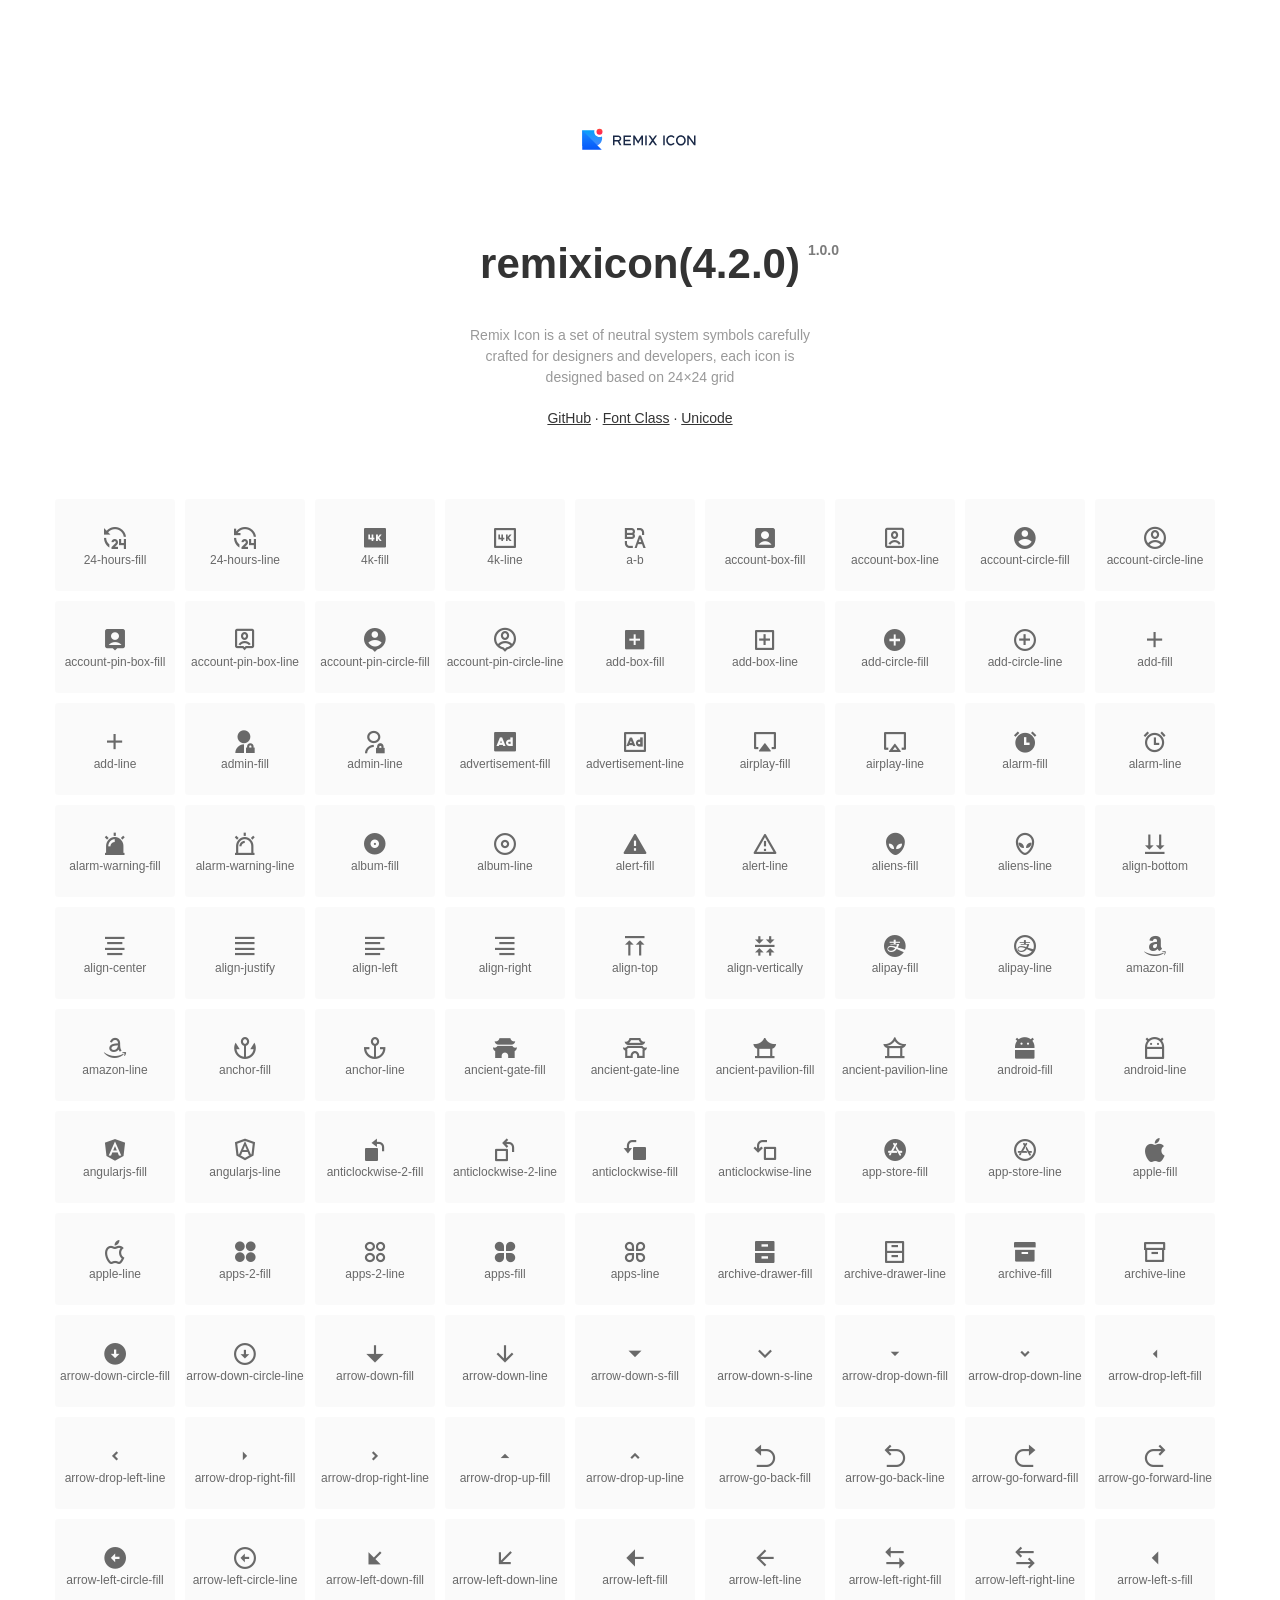
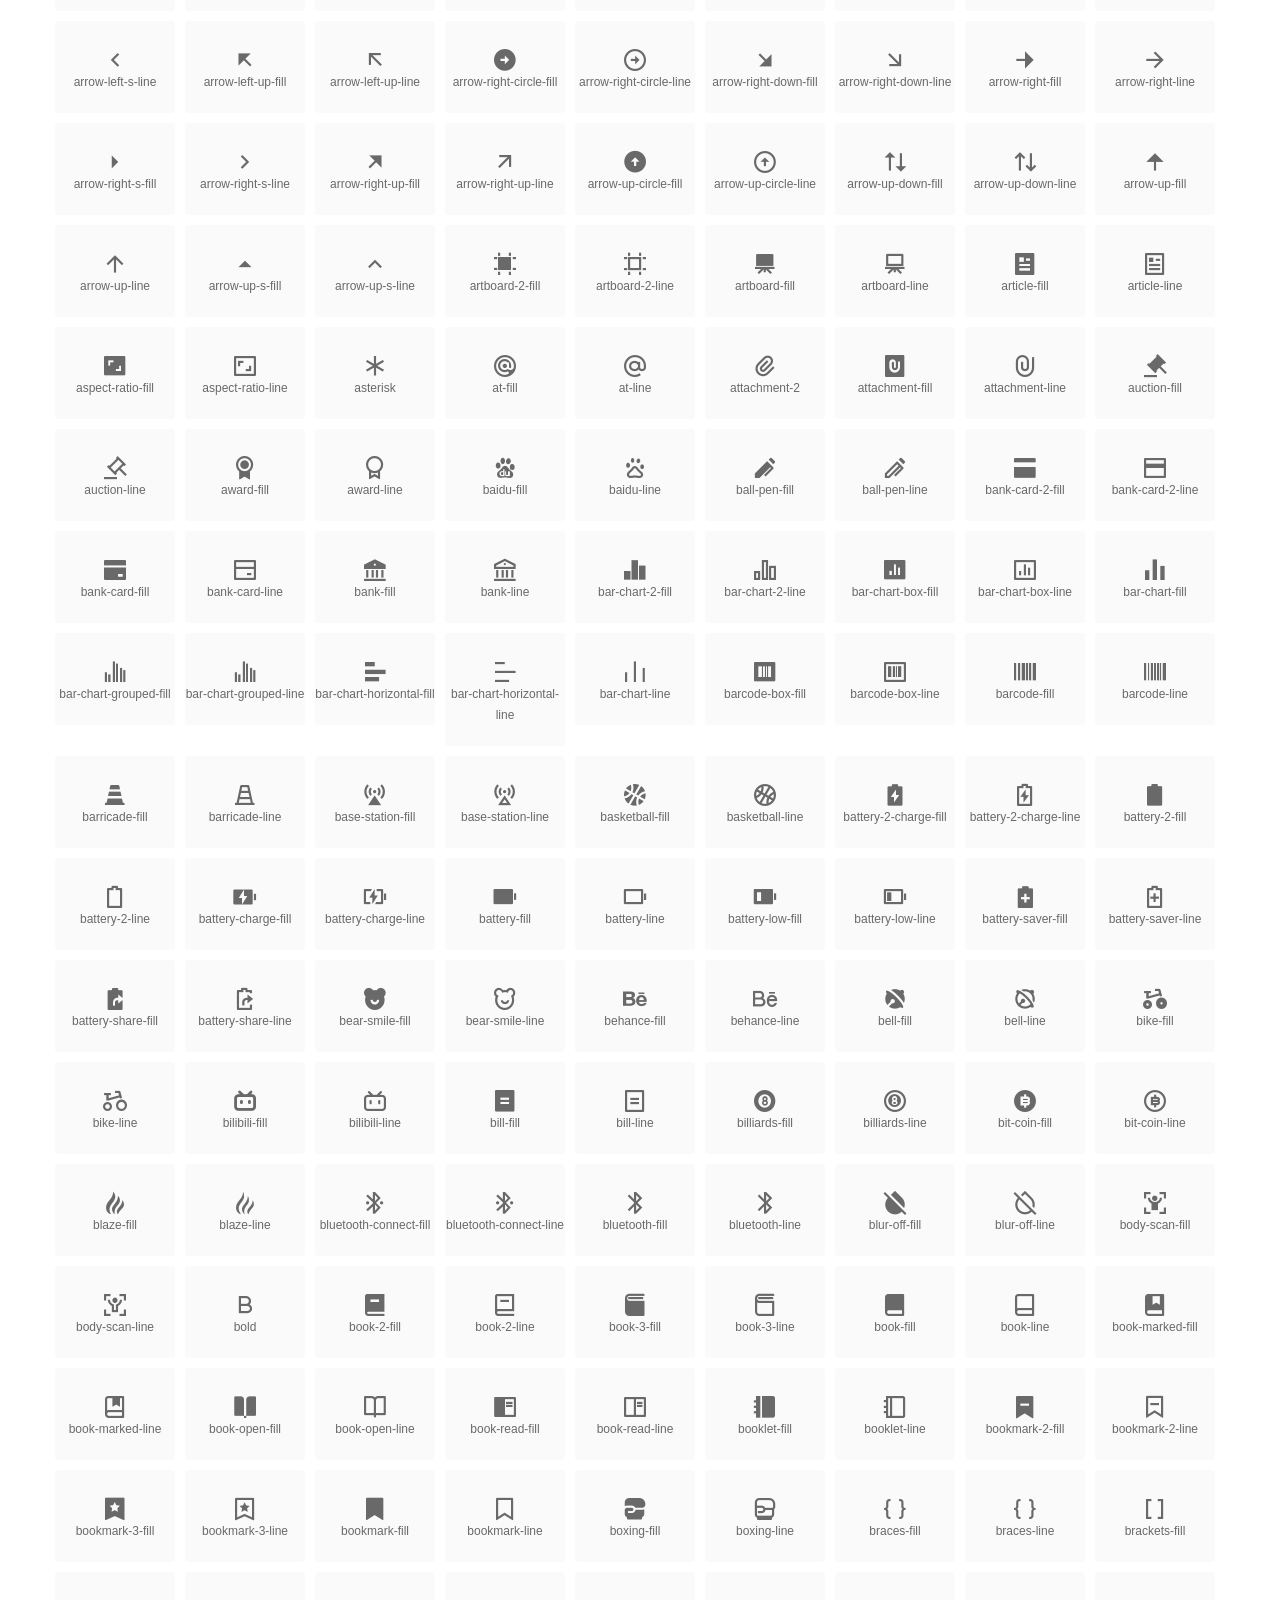
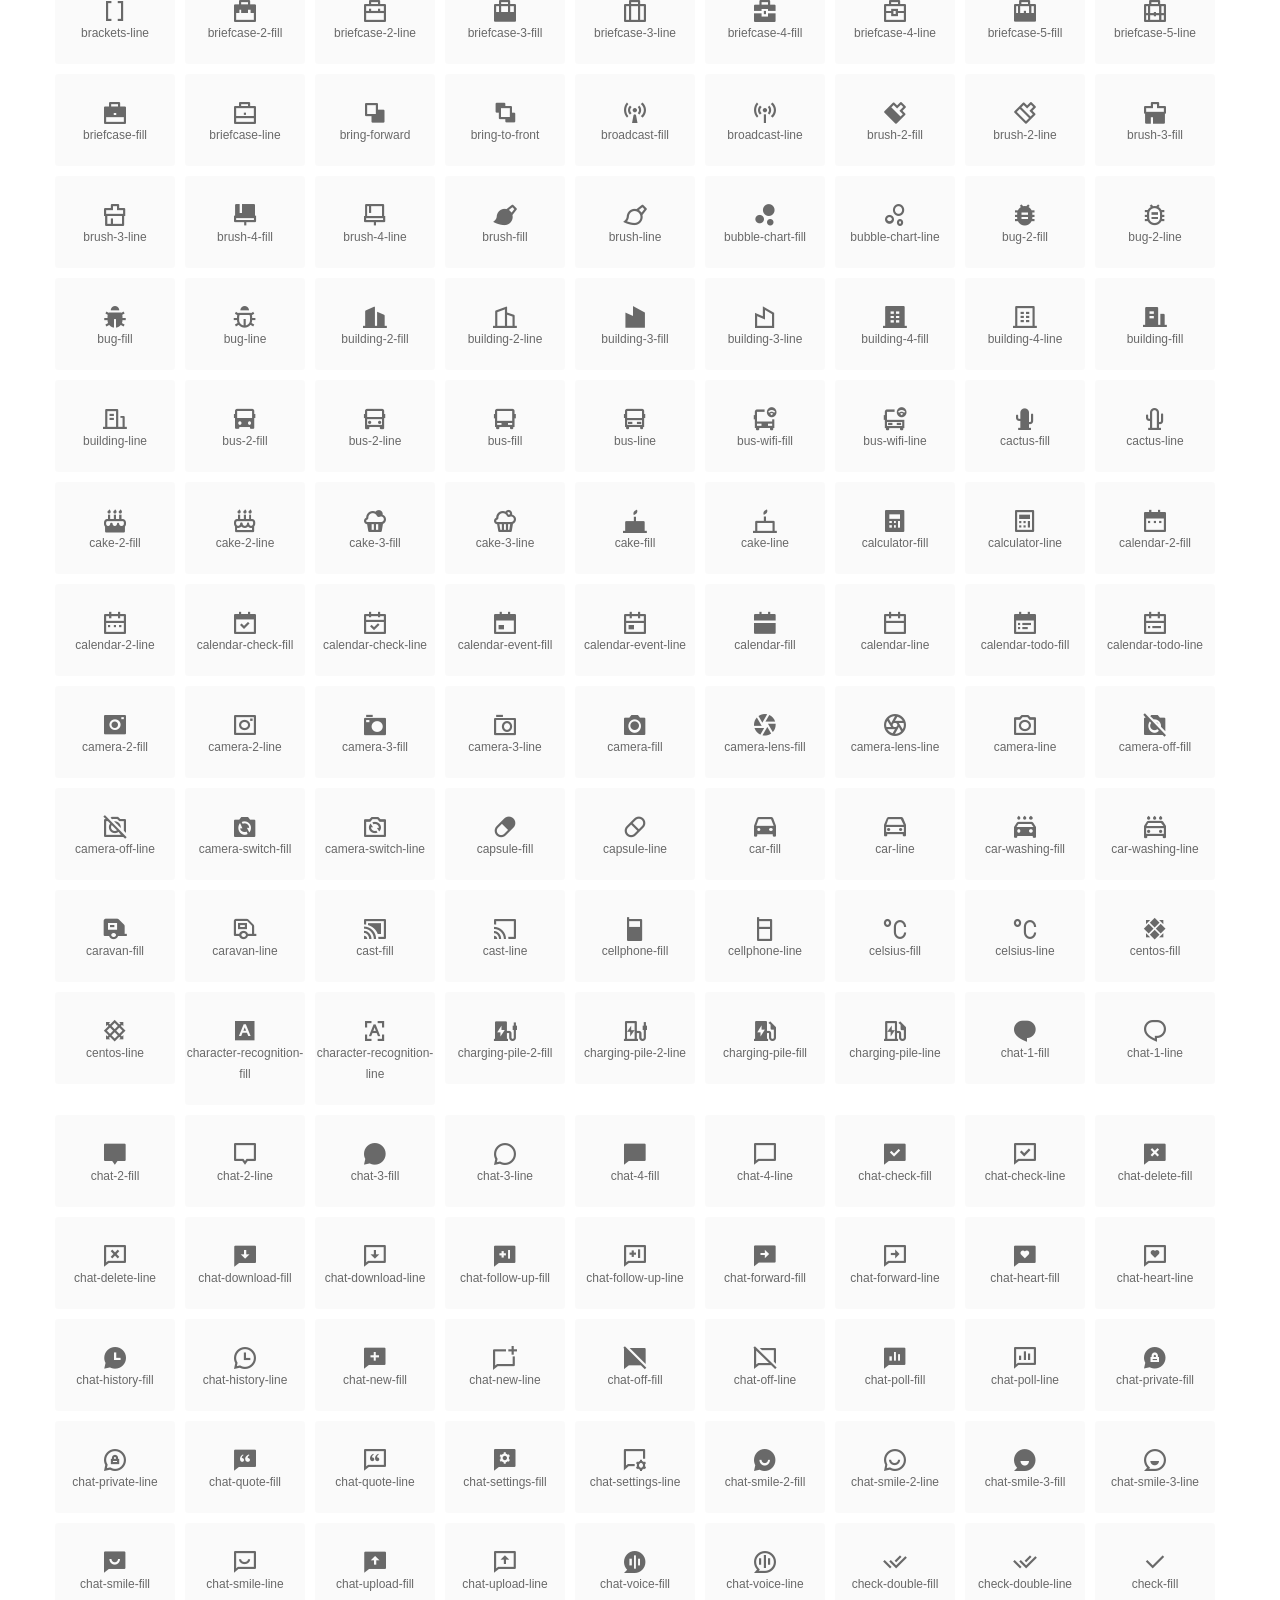
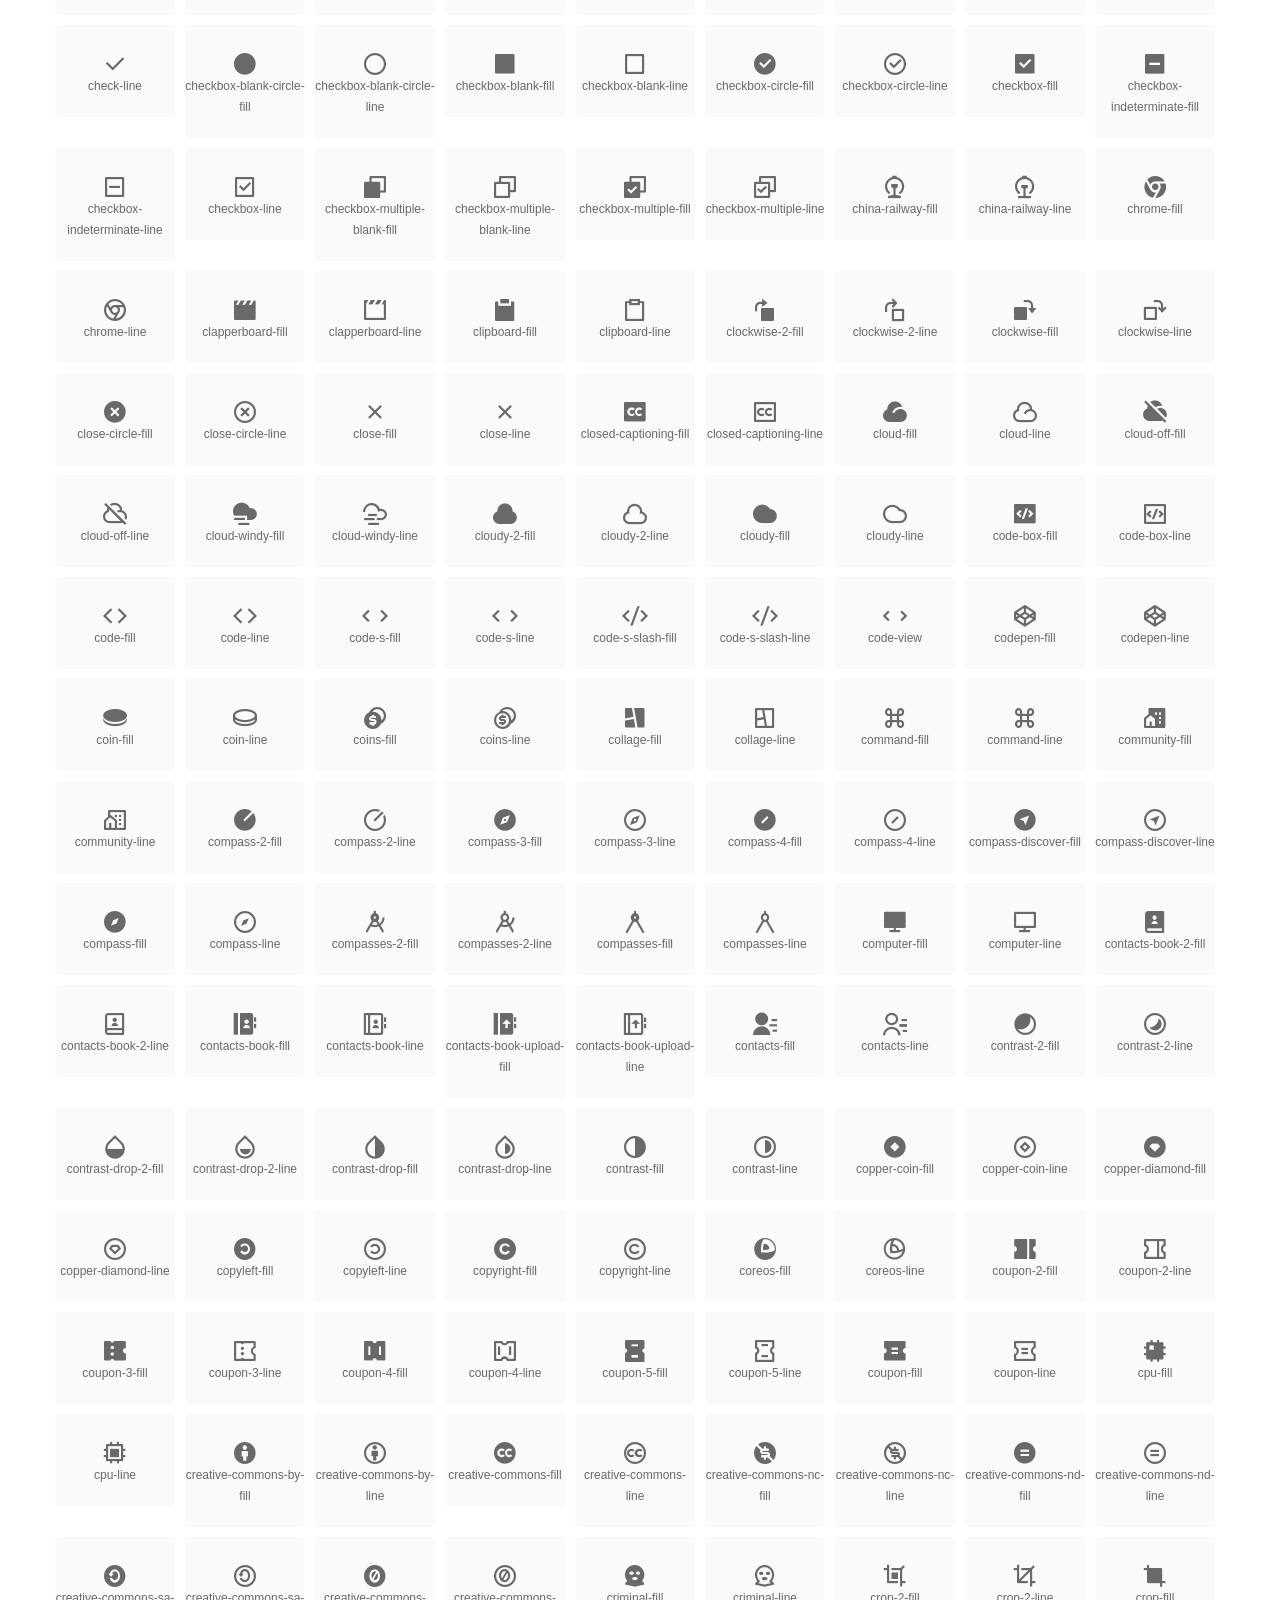
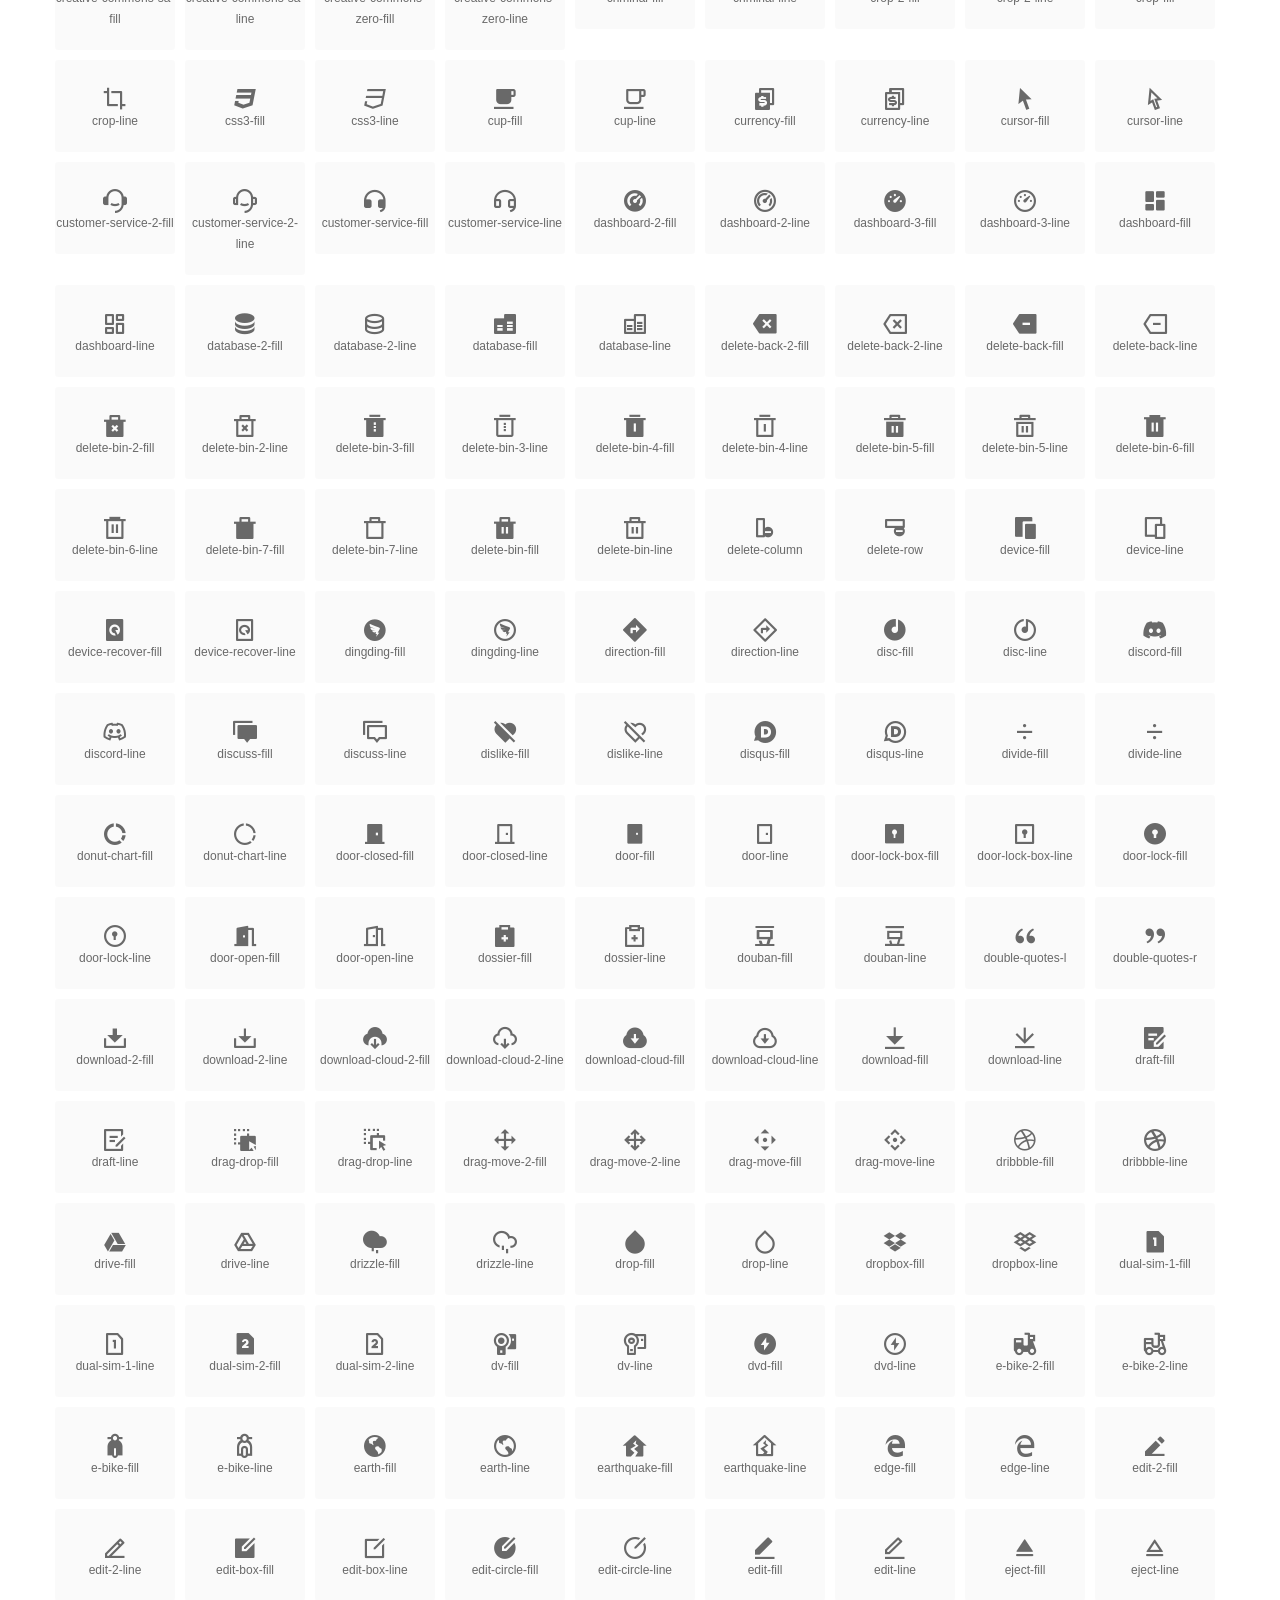
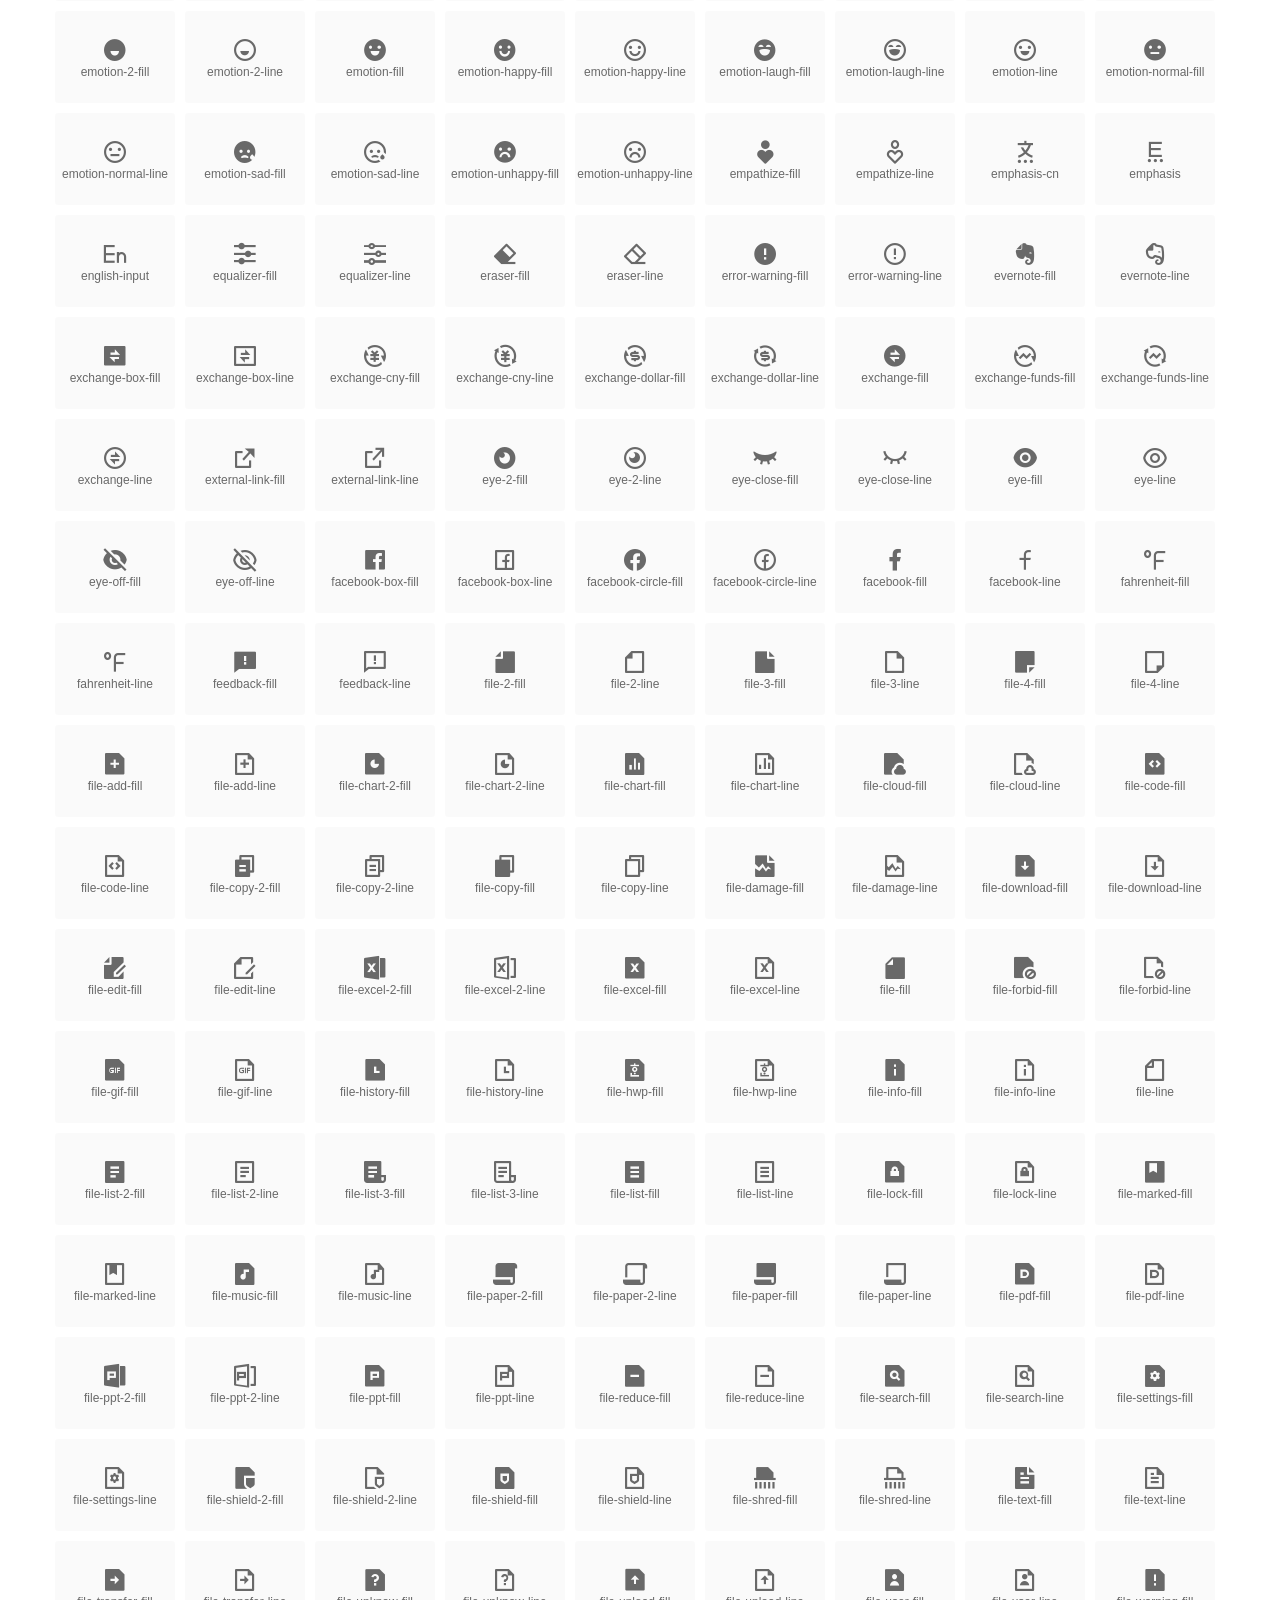
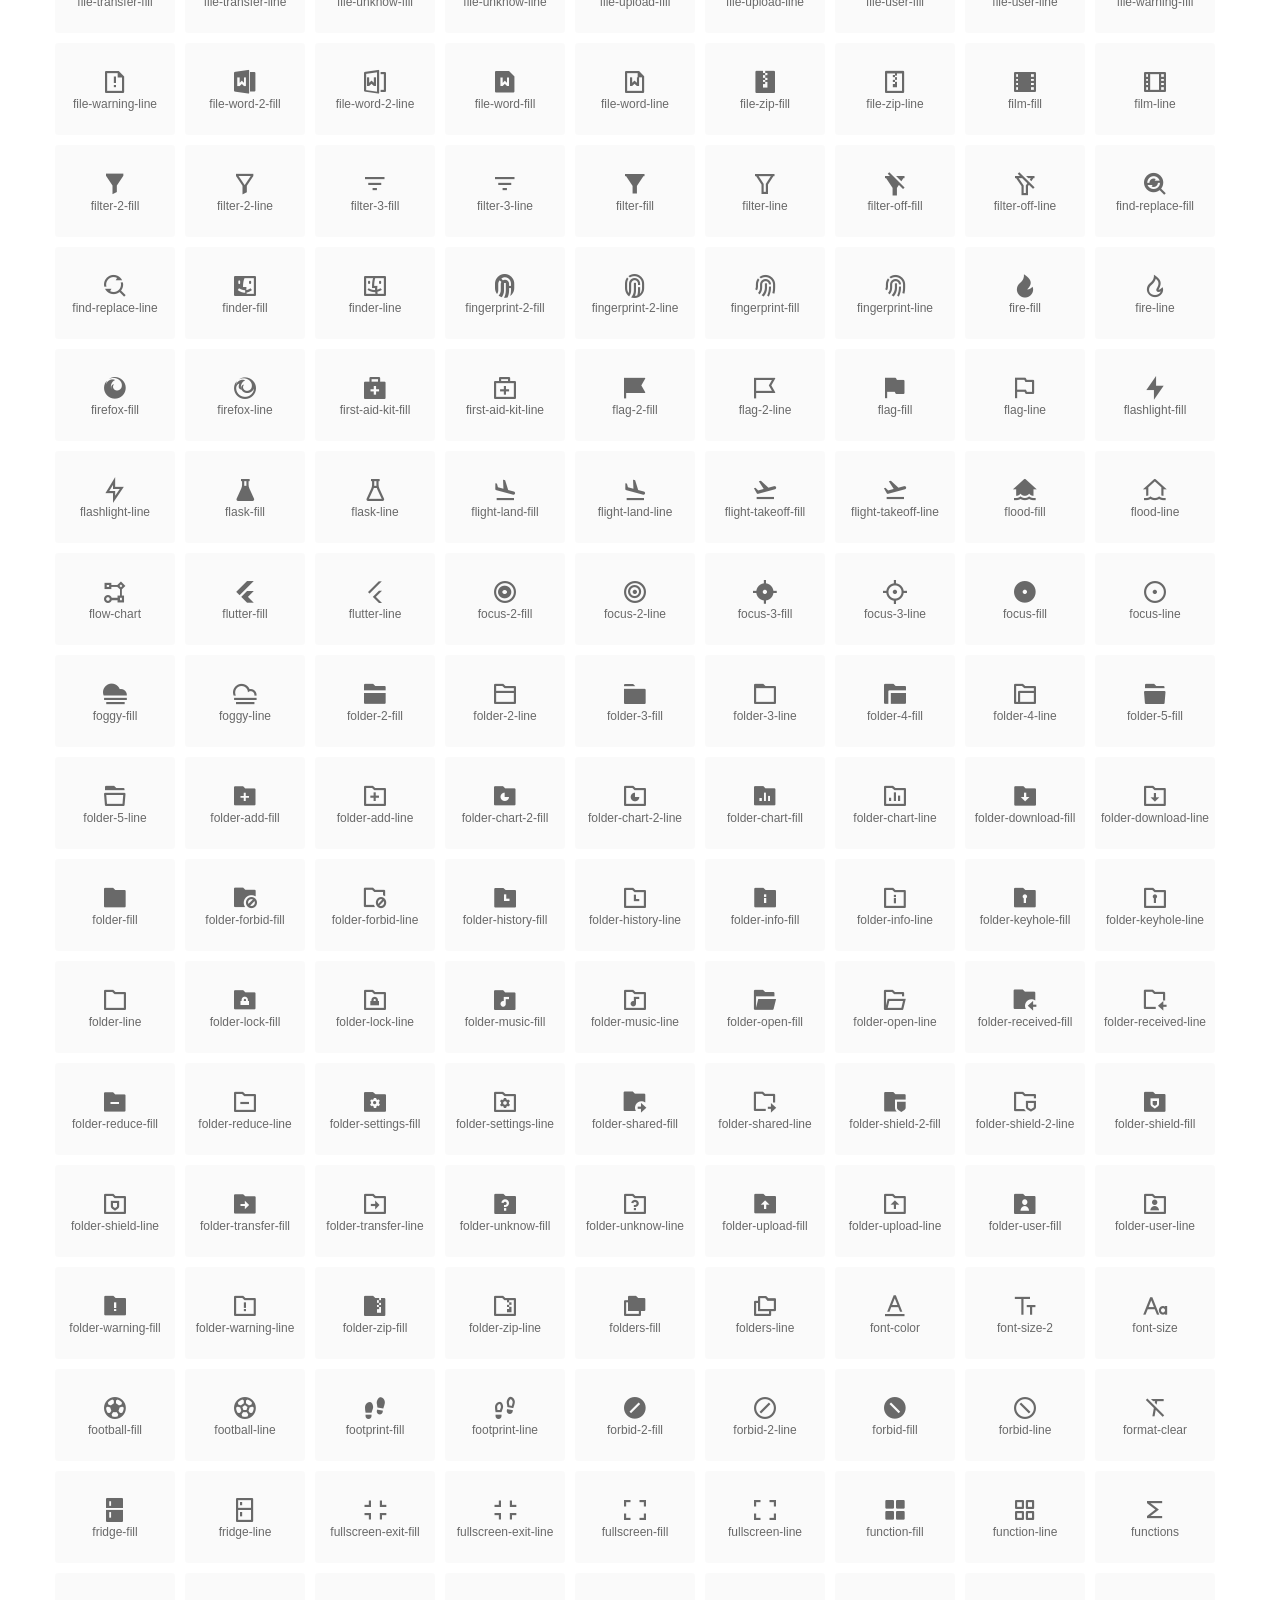
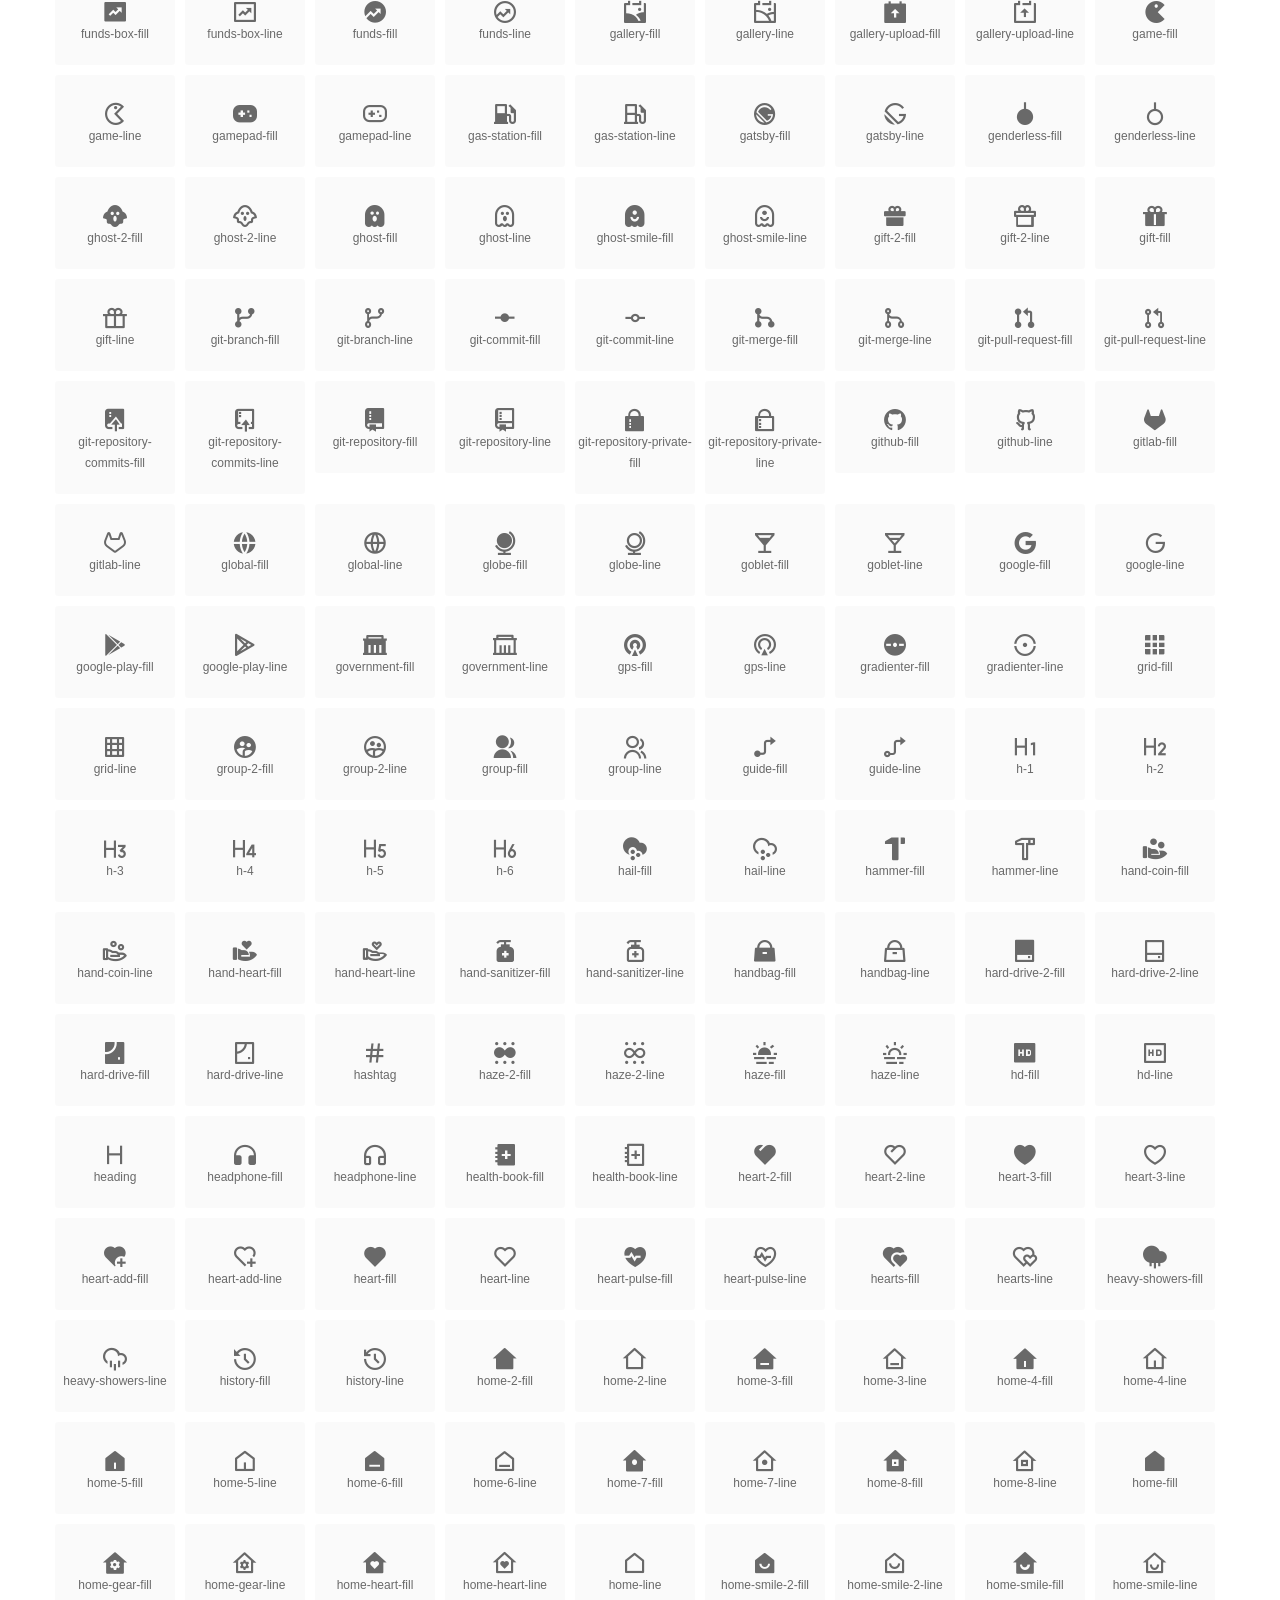
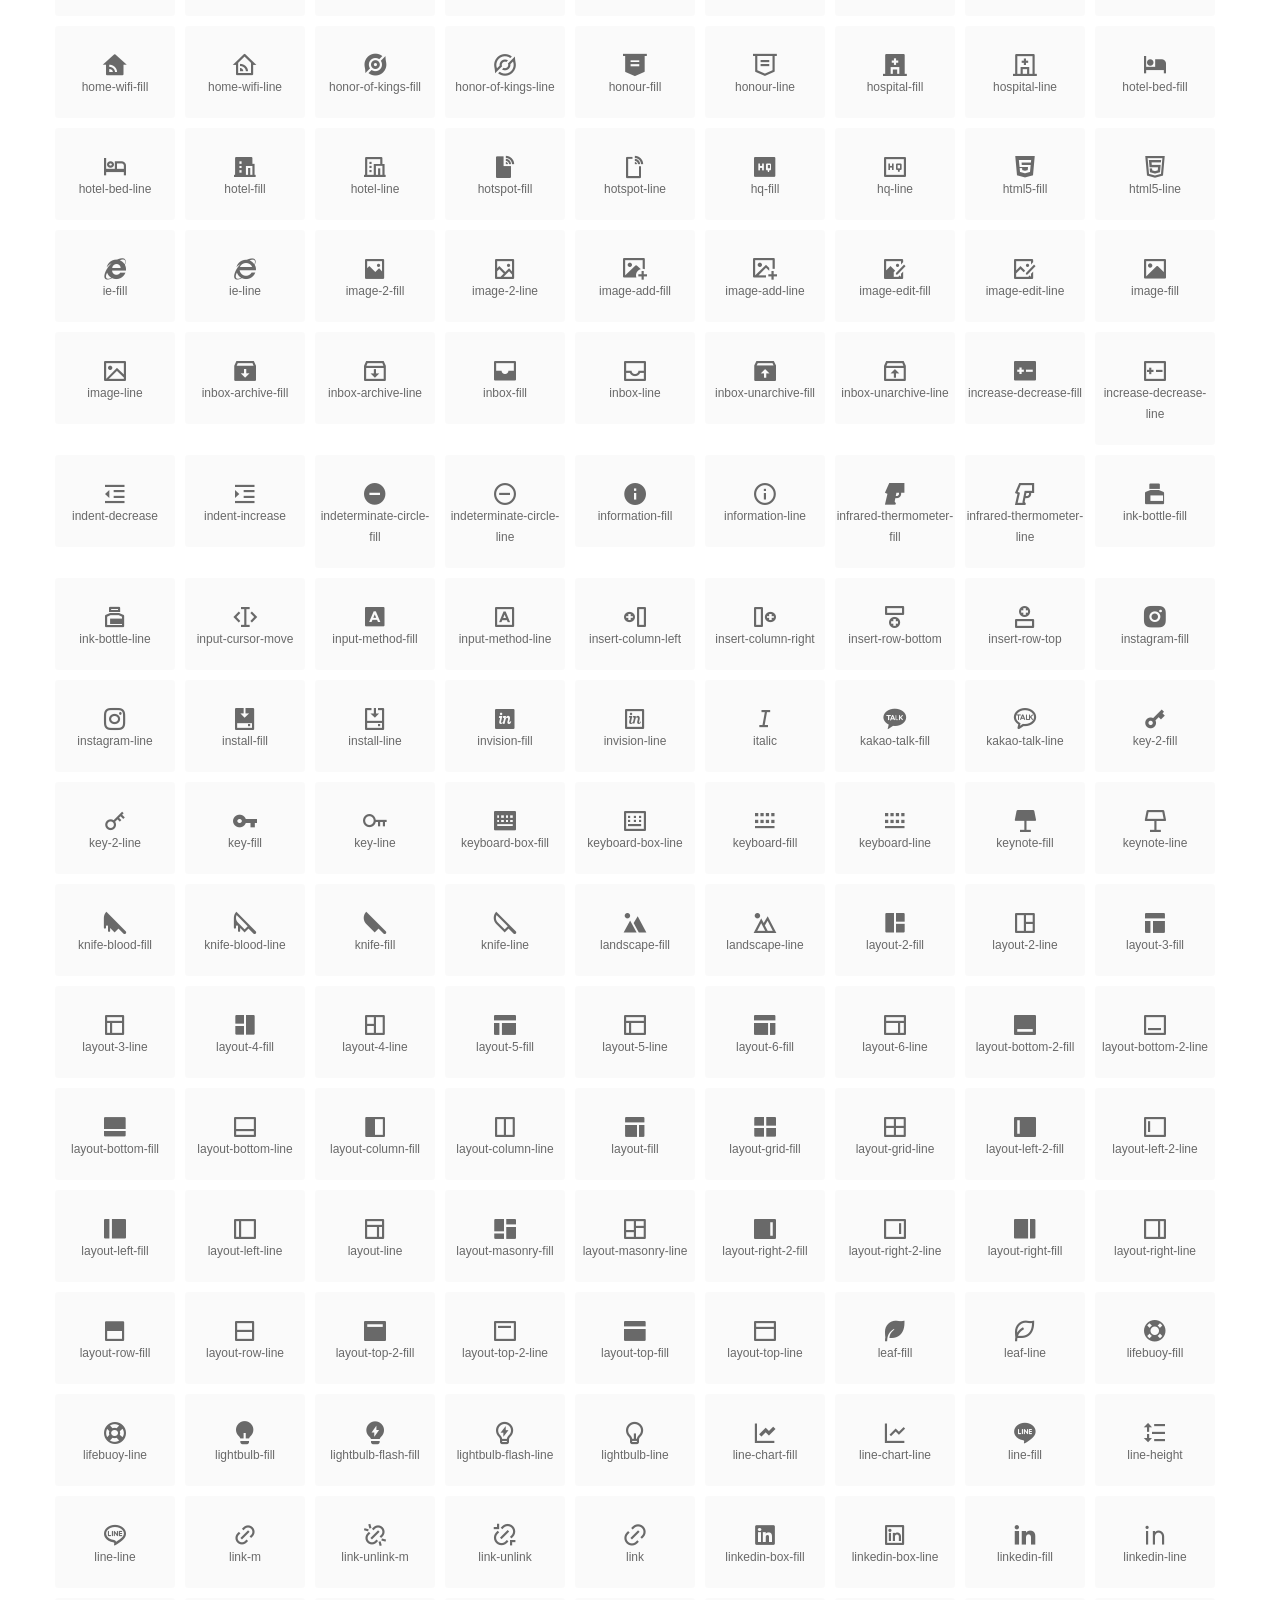
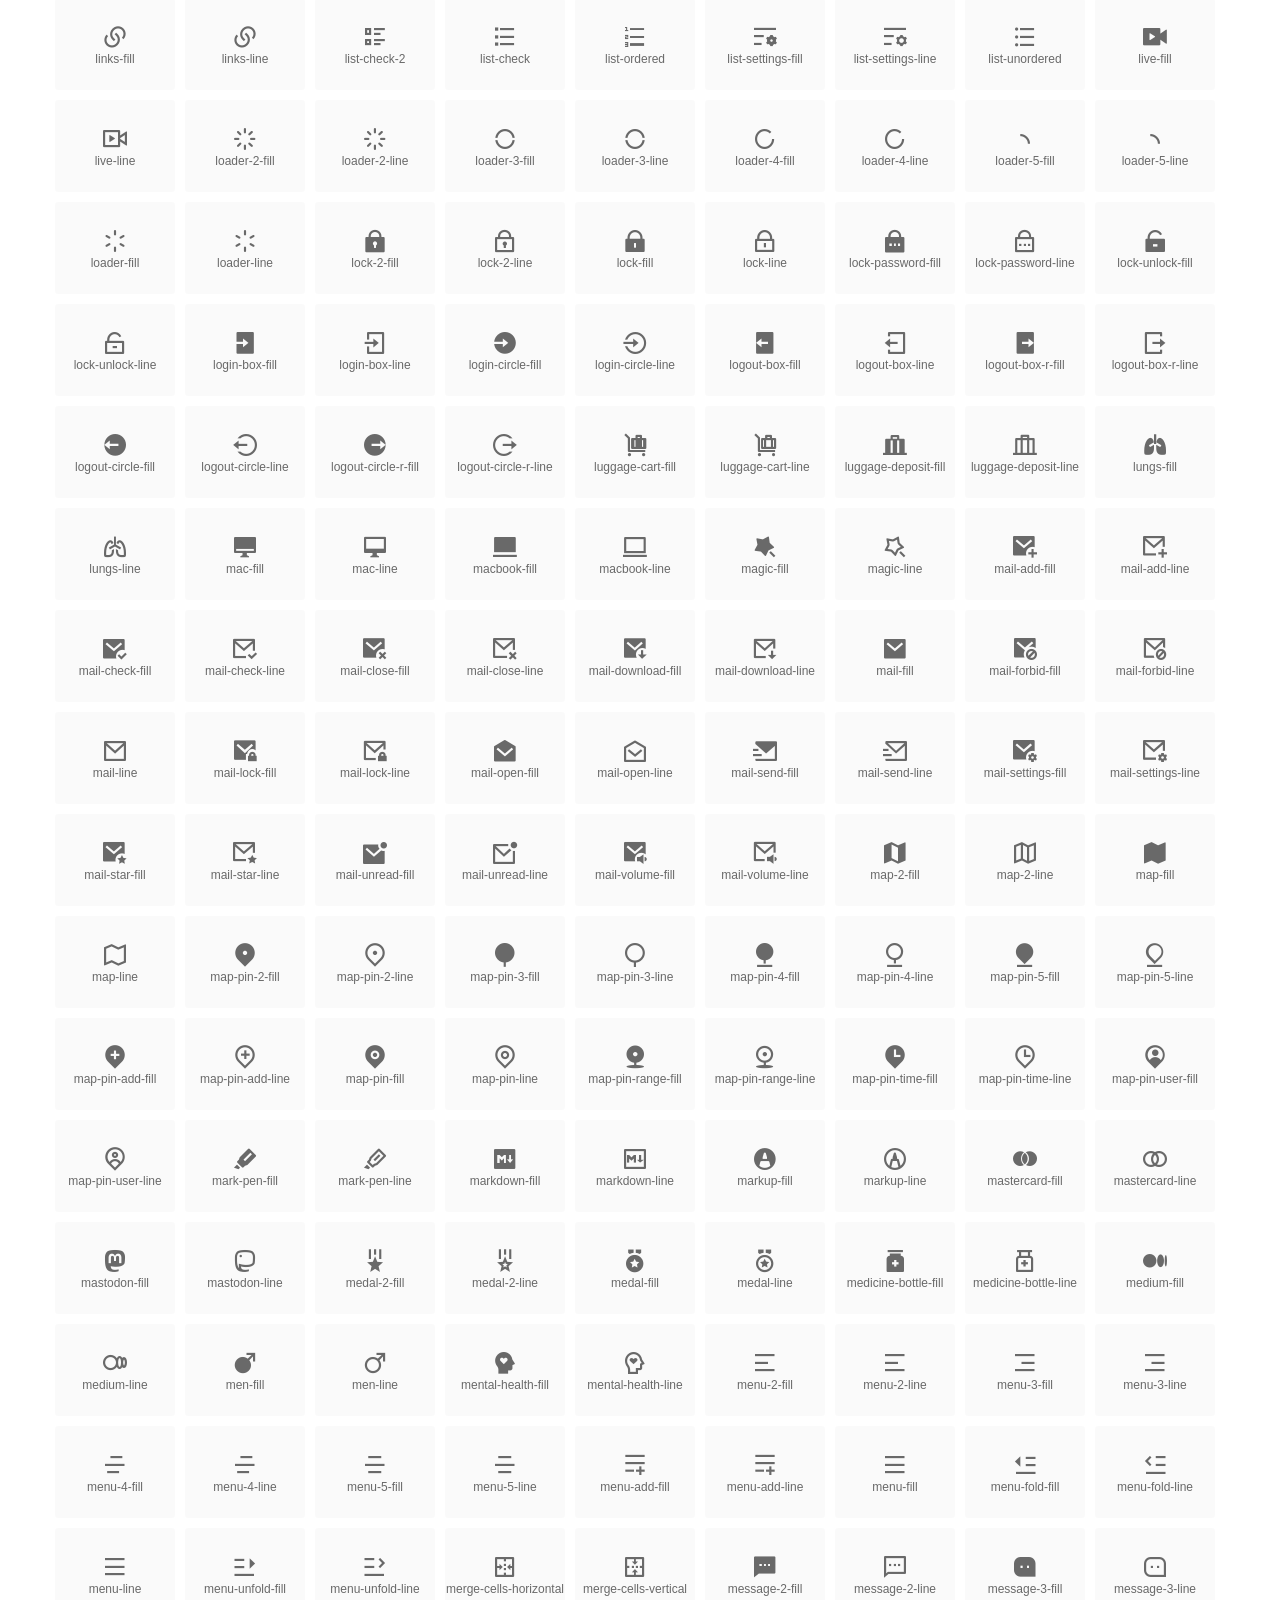
<file: For_web/fonts/index.html>
<!DOCTYPE html>
<html lang="en">
<head>
  <meta charset="UTF-8">
  <title>remixicon(4.2.0)</title>
  <meta name="viewport" content="width=device-width,minimum-scale=1.0,maximum-scale=1.0,user-scalable=no">
   
  <meta name="description" content="Remix Icon is a set of neutral system symbols carefully crafted for designers and developers, each icon is designed based on 24×24 grid">
   
  <meta name="keywords" content="remixicon,TTF,EOT,WOFF,WOFF2,SVG">
  
  
  
  <link rel="stylesheet" href="remixicon.css" />
  
  <style>
    *{margin: 0;padding: 0;list-style: none;}
    body { color: #696969; font: 12px/1.5 tahoma, arial, \5b8b\4f53, sans-serif; }
    a { color: #333; text-decoration: underline; }
    a:hover { color: rgb(9, 73, 209); }
    .header { color: #333; text-align: center; padding: 80px 0 60px 0; min-height: 153px; font-size: 14px; }
    .header .logo svg { height: 120px; width: 120px; }
    .header h1 { font-size: 42px; padding: 26px 0 10px 0; }
    .header sup {font-size: 14px; margin: 8px 0 0 8px; position: absolute; color: #7b7b7b; }
    .info {
      color: #999;
      font-weight: normal;
      max-width: 346px;
      margin: 0 auto;
      padding: 20px 0;
      font-size: 14px;
    }

    .icons { max-width: 1190px; margin: 0 auto; }
    .icons ul { text-align: center; }
    .icons ul li {
      vertical-align: top;
      width: 120px;
      display: inline-block;
      text-align: center;
      background-color: rgba(0,0,0,.02);
      border-radius: 3px;
      padding: 29px 0 10px 0;
      margin-right: 10px;
      margin-top: 10px;
      transition: all 0.6s ease;
    }
    .icons ul li:hover { background-color: rgba(0,0,0,.06); }
    .icons ul li:hover span { color: #3c75e4; opacity: 1; }
    .icons ul li .unicode { color: #8c8c8c; opacity: 0.3; }
    .icons ul li h4 {
      font-weight: normal;
      padding: 10px 0 5px 0;
      display: block;
      color: #8c8c8c;
      font-size: 14px;
      line-height: 12px;
      opacity: 0.8;
    }
    .icons ul li:hover h4 { opacity: 1; }
    .icons ul li svg { width: 24px; height: 24px; }
    .icons ul li:hover { color: #3c75e4; }
    .footer { text-align: center; padding: 10px 0 90px 0; }
    .footer a { text-align: center; padding: 10px 0 90px 0; color: #696969;}
    .footer a:hover { color: #0949d1; }
    .links { text-align: center; padding: 50px 0 0 0; font-size: 14px; }
    
    .icons ul li.class-icon { font-size: 21px; line-height: 21px; padding-bottom: 20px; }
    .icons ul li.class-icon p{ font-size: 12px; }
    .icons ul li.class-icon [class^="ri-"]{ font-size: 26px; }
    
    
    
  </style>
  
</head>

<body>
  
  <div class="header">
    
    <div class="logo">
      <a href="./"><svg width="160" height="32" viewBox="0 0 160 32" fill="none" xmlns="http://www.w3.org/2000/svg">
<path d="M121.5 9.80005C123.33 9.80005 124.984 10.5797 126.165 11.8344L124.75 13.2496C123.929 12.3549 122.773 11.8 121.5 11.8C119.029 11.8 117 13.891 117 16.5C117 19.1091 119.029 21.2 121.5 21.2C122.773 21.2 123.929 20.6452 124.75 19.7505L126.165 21.1657C124.984 22.4204 123.33 23.2 121.5 23.2C117.91 23.2 115 20.2004 115 16.5C115 12.7997 117.91 9.80005 121.5 9.80005Z" fill="#1A2947"/>
<path d="M113 10V23H111V10H113Z" fill="#1A2947"/>
<path d="M154 23V9.99988H152L152 19.6019L144.997 9.99988L143 10.0039V23H145L145 13.3969L152 23H154Z" fill="#1A2947"/>
<path d="M68 10V12H60V15.5H67V17.5H60V21H68V23H58V10H68Z" fill="#1A2947"/>
<path d="M82 10L77.4999 17.201L73 10H71V23H73V13.775L77.4999 20.975L82 13.773V23H84V10H82Z" fill="#1A2947"/>
<path d="M89 10V23H87V10H89Z" fill="#1A2947"/>
<path d="M96.9999 14.7565L93.6689 9.99951H91.2279L95.7789 16.4995L91.2289 22.9995H93.6689L96.9999 18.2435L100.33 22.9995H102.772L98.2209 16.4995L102.773 9.99951H100.33L96.9999 14.7565Z" fill="#1A2947"/>
<path fill-rule="evenodd" clip-rule="evenodd" d="M141 16.5C141 12.7997 138.09 9.80005 134.5 9.80005C130.91 9.80005 128 12.7997 128 16.5C128 20.2004 130.91 23.2 134.5 23.2C138.09 23.2 141 20.2004 141 16.5ZM130 16.5C130 13.891 132.029 11.8 134.5 11.8C136.971 11.8 139 13.891 139 16.5C139 19.1091 136.971 21.2 134.5 21.2C132.029 21.2 130 19.1091 130 16.5Z" fill="#1A2947"/>
<path fill-rule="evenodd" clip-rule="evenodd" d="M51 10C53.2091 10 55 11.7909 55 14C55 15.7175 53.9176 17.1821 52.3977 17.749L55.1901 22.999H52.9251L50.267 18H46V23H44V10H51ZM46 11.999V15.999L51 16C52.1046 16 53 15.1046 53 14C53 12.8955 52.1 12 51 12L46 11.999Z" fill="#1A2947"/>
<path fill-rule="evenodd" clip-rule="evenodd" d="M19.2887 3.00389C19.1928 3.0013 19.0965 3 19 3H3V24H19C24.799 24 29.5 19.299 29.5 13.5C29.5 12.7108 29.4129 11.942 29.2479 11.2025C28.2772 11.7119 27.1722 12 26 12C22.134 12 19 8.86599 19 5C19 4.30645 19.1009 3.63646 19.2887 3.00389Z" fill="url(#paint0_linear_960_1054)"/>
<g filter="url(#filter0_b_960_1054)">
<path fill-rule="evenodd" clip-rule="evenodd" d="M3 3L29 29H3V3Z" fill="url(#paint1_linear_960_1054)"/>
</g>
<circle cx="26" cy="5" r="4" fill="url(#paint2_linear_960_1054)"/>
<defs>
<filter id="filter0_b_960_1054" x="-2.43656" y="-2.43656" width="36.8731" height="36.8731" filterUnits="userSpaceOnUse" color-interpolation-filters="sRGB">
<feFlood flood-opacity="0" result="BackgroundImageFix"/>
<feGaussianBlur in="BackgroundImage" stdDeviation="2.71828"/>
<feComposite in2="SourceAlpha" operator="in" result="effect1_backgroundBlur_960_1054"/>
<feBlend mode="normal" in="SourceGraphic" in2="effect1_backgroundBlur_960_1054" result="shape"/>
</filter>
<linearGradient id="paint0_linear_960_1054" x1="3" y1="3" x2="3" y2="24" gradientUnits="userSpaceOnUse">
<stop stop-color="#05A0FA"/>
<stop offset="1" stop-color="#4785FF"/>
</linearGradient>
<linearGradient id="paint1_linear_960_1054" x1="3" y1="3" x2="3" y2="29" gradientUnits="userSpaceOnUse">
<stop stop-color="#1A8CFF"/>
<stop offset="1" stop-color="#0557FA"/>
</linearGradient>
<linearGradient id="paint2_linear_960_1054" x1="22" y1="1" x2="22" y2="9" gradientUnits="userSpaceOnUse">
<stop stop-color="#FF463A"/>
<stop offset="1" stop-color="#FF1F5A"/>
</linearGradient>
</defs>
</svg>
</a>
    </div>
    
    <h1>remixicon(4.2.0)<sup>1.0.0</sup></h1>
    <div class="info">
      Remix Icon is a set of neutral system symbols carefully crafted for designers and developers, each icon is designed based on 24×24 grid
    </div>
    <p>
      
      <a href="https://github.com/Remix-Design/remixicon.git">GitHub</a> · 
      
      <a href="index.html">Font Class</a> · 
      
      <a href="unicode.html">Unicode</a>
      
    </p>
  </div>
  <div class="icons">
    <ul>
      <li class="class-icon"><i class="ri-24-hours-fill"></i><p class="name">24-hours-fill</p></li><li class="class-icon"><i class="ri-24-hours-line"></i><p class="name">24-hours-line</p></li><li class="class-icon"><i class="ri-4k-fill"></i><p class="name">4k-fill</p></li><li class="class-icon"><i class="ri-4k-line"></i><p class="name">4k-line</p></li><li class="class-icon"><i class="ri-a-b"></i><p class="name">a-b</p></li><li class="class-icon"><i class="ri-account-box-fill"></i><p class="name">account-box-fill</p></li><li class="class-icon"><i class="ri-account-box-line"></i><p class="name">account-box-line</p></li><li class="class-icon"><i class="ri-account-circle-fill"></i><p class="name">account-circle-fill</p></li><li class="class-icon"><i class="ri-account-circle-line"></i><p class="name">account-circle-line</p></li><li class="class-icon"><i class="ri-account-pin-box-fill"></i><p class="name">account-pin-box-fill</p></li><li class="class-icon"><i class="ri-account-pin-box-line"></i><p class="name">account-pin-box-line</p></li><li class="class-icon"><i class="ri-account-pin-circle-fill"></i><p class="name">account-pin-circle-fill</p></li><li class="class-icon"><i class="ri-account-pin-circle-line"></i><p class="name">account-pin-circle-line</p></li><li class="class-icon"><i class="ri-add-box-fill"></i><p class="name">add-box-fill</p></li><li class="class-icon"><i class="ri-add-box-line"></i><p class="name">add-box-line</p></li><li class="class-icon"><i class="ri-add-circle-fill"></i><p class="name">add-circle-fill</p></li><li class="class-icon"><i class="ri-add-circle-line"></i><p class="name">add-circle-line</p></li><li class="class-icon"><i class="ri-add-fill"></i><p class="name">add-fill</p></li><li class="class-icon"><i class="ri-add-line"></i><p class="name">add-line</p></li><li class="class-icon"><i class="ri-admin-fill"></i><p class="name">admin-fill</p></li><li class="class-icon"><i class="ri-admin-line"></i><p class="name">admin-line</p></li><li class="class-icon"><i class="ri-advertisement-fill"></i><p class="name">advertisement-fill</p></li><li class="class-icon"><i class="ri-advertisement-line"></i><p class="name">advertisement-line</p></li><li class="class-icon"><i class="ri-airplay-fill"></i><p class="name">airplay-fill</p></li><li class="class-icon"><i class="ri-airplay-line"></i><p class="name">airplay-line</p></li><li class="class-icon"><i class="ri-alarm-fill"></i><p class="name">alarm-fill</p></li><li class="class-icon"><i class="ri-alarm-line"></i><p class="name">alarm-line</p></li><li class="class-icon"><i class="ri-alarm-warning-fill"></i><p class="name">alarm-warning-fill</p></li><li class="class-icon"><i class="ri-alarm-warning-line"></i><p class="name">alarm-warning-line</p></li><li class="class-icon"><i class="ri-album-fill"></i><p class="name">album-fill</p></li><li class="class-icon"><i class="ri-album-line"></i><p class="name">album-line</p></li><li class="class-icon"><i class="ri-alert-fill"></i><p class="name">alert-fill</p></li><li class="class-icon"><i class="ri-alert-line"></i><p class="name">alert-line</p></li><li class="class-icon"><i class="ri-aliens-fill"></i><p class="name">aliens-fill</p></li><li class="class-icon"><i class="ri-aliens-line"></i><p class="name">aliens-line</p></li><li class="class-icon"><i class="ri-align-bottom"></i><p class="name">align-bottom</p></li><li class="class-icon"><i class="ri-align-center"></i><p class="name">align-center</p></li><li class="class-icon"><i class="ri-align-justify"></i><p class="name">align-justify</p></li><li class="class-icon"><i class="ri-align-left"></i><p class="name">align-left</p></li><li class="class-icon"><i class="ri-align-right"></i><p class="name">align-right</p></li><li class="class-icon"><i class="ri-align-top"></i><p class="name">align-top</p></li><li class="class-icon"><i class="ri-align-vertically"></i><p class="name">align-vertically</p></li><li class="class-icon"><i class="ri-alipay-fill"></i><p class="name">alipay-fill</p></li><li class="class-icon"><i class="ri-alipay-line"></i><p class="name">alipay-line</p></li><li class="class-icon"><i class="ri-amazon-fill"></i><p class="name">amazon-fill</p></li><li class="class-icon"><i class="ri-amazon-line"></i><p class="name">amazon-line</p></li><li class="class-icon"><i class="ri-anchor-fill"></i><p class="name">anchor-fill</p></li><li class="class-icon"><i class="ri-anchor-line"></i><p class="name">anchor-line</p></li><li class="class-icon"><i class="ri-ancient-gate-fill"></i><p class="name">ancient-gate-fill</p></li><li class="class-icon"><i class="ri-ancient-gate-line"></i><p class="name">ancient-gate-line</p></li><li class="class-icon"><i class="ri-ancient-pavilion-fill"></i><p class="name">ancient-pavilion-fill</p></li><li class="class-icon"><i class="ri-ancient-pavilion-line"></i><p class="name">ancient-pavilion-line</p></li><li class="class-icon"><i class="ri-android-fill"></i><p class="name">android-fill</p></li><li class="class-icon"><i class="ri-android-line"></i><p class="name">android-line</p></li><li class="class-icon"><i class="ri-angularjs-fill"></i><p class="name">angularjs-fill</p></li><li class="class-icon"><i class="ri-angularjs-line"></i><p class="name">angularjs-line</p></li><li class="class-icon"><i class="ri-anticlockwise-2-fill"></i><p class="name">anticlockwise-2-fill</p></li><li class="class-icon"><i class="ri-anticlockwise-2-line"></i><p class="name">anticlockwise-2-line</p></li><li class="class-icon"><i class="ri-anticlockwise-fill"></i><p class="name">anticlockwise-fill</p></li><li class="class-icon"><i class="ri-anticlockwise-line"></i><p class="name">anticlockwise-line</p></li><li class="class-icon"><i class="ri-app-store-fill"></i><p class="name">app-store-fill</p></li><li class="class-icon"><i class="ri-app-store-line"></i><p class="name">app-store-line</p></li><li class="class-icon"><i class="ri-apple-fill"></i><p class="name">apple-fill</p></li><li class="class-icon"><i class="ri-apple-line"></i><p class="name">apple-line</p></li><li class="class-icon"><i class="ri-apps-2-fill"></i><p class="name">apps-2-fill</p></li><li class="class-icon"><i class="ri-apps-2-line"></i><p class="name">apps-2-line</p></li><li class="class-icon"><i class="ri-apps-fill"></i><p class="name">apps-fill</p></li><li class="class-icon"><i class="ri-apps-line"></i><p class="name">apps-line</p></li><li class="class-icon"><i class="ri-archive-drawer-fill"></i><p class="name">archive-drawer-fill</p></li><li class="class-icon"><i class="ri-archive-drawer-line"></i><p class="name">archive-drawer-line</p></li><li class="class-icon"><i class="ri-archive-fill"></i><p class="name">archive-fill</p></li><li class="class-icon"><i class="ri-archive-line"></i><p class="name">archive-line</p></li><li class="class-icon"><i class="ri-arrow-down-circle-fill"></i><p class="name">arrow-down-circle-fill</p></li><li class="class-icon"><i class="ri-arrow-down-circle-line"></i><p class="name">arrow-down-circle-line</p></li><li class="class-icon"><i class="ri-arrow-down-fill"></i><p class="name">arrow-down-fill</p></li><li class="class-icon"><i class="ri-arrow-down-line"></i><p class="name">arrow-down-line</p></li><li class="class-icon"><i class="ri-arrow-down-s-fill"></i><p class="name">arrow-down-s-fill</p></li><li class="class-icon"><i class="ri-arrow-down-s-line"></i><p class="name">arrow-down-s-line</p></li><li class="class-icon"><i class="ri-arrow-drop-down-fill"></i><p class="name">arrow-drop-down-fill</p></li><li class="class-icon"><i class="ri-arrow-drop-down-line"></i><p class="name">arrow-drop-down-line</p></li><li class="class-icon"><i class="ri-arrow-drop-left-fill"></i><p class="name">arrow-drop-left-fill</p></li><li class="class-icon"><i class="ri-arrow-drop-left-line"></i><p class="name">arrow-drop-left-line</p></li><li class="class-icon"><i class="ri-arrow-drop-right-fill"></i><p class="name">arrow-drop-right-fill</p></li><li class="class-icon"><i class="ri-arrow-drop-right-line"></i><p class="name">arrow-drop-right-line</p></li><li class="class-icon"><i class="ri-arrow-drop-up-fill"></i><p class="name">arrow-drop-up-fill</p></li><li class="class-icon"><i class="ri-arrow-drop-up-line"></i><p class="name">arrow-drop-up-line</p></li><li class="class-icon"><i class="ri-arrow-go-back-fill"></i><p class="name">arrow-go-back-fill</p></li><li class="class-icon"><i class="ri-arrow-go-back-line"></i><p class="name">arrow-go-back-line</p></li><li class="class-icon"><i class="ri-arrow-go-forward-fill"></i><p class="name">arrow-go-forward-fill</p></li><li class="class-icon"><i class="ri-arrow-go-forward-line"></i><p class="name">arrow-go-forward-line</p></li><li class="class-icon"><i class="ri-arrow-left-circle-fill"></i><p class="name">arrow-left-circle-fill</p></li><li class="class-icon"><i class="ri-arrow-left-circle-line"></i><p class="name">arrow-left-circle-line</p></li><li class="class-icon"><i class="ri-arrow-left-down-fill"></i><p class="name">arrow-left-down-fill</p></li><li class="class-icon"><i class="ri-arrow-left-down-line"></i><p class="name">arrow-left-down-line</p></li><li class="class-icon"><i class="ri-arrow-left-fill"></i><p class="name">arrow-left-fill</p></li><li class="class-icon"><i class="ri-arrow-left-line"></i><p class="name">arrow-left-line</p></li><li class="class-icon"><i class="ri-arrow-left-right-fill"></i><p class="name">arrow-left-right-fill</p></li><li class="class-icon"><i class="ri-arrow-left-right-line"></i><p class="name">arrow-left-right-line</p></li><li class="class-icon"><i class="ri-arrow-left-s-fill"></i><p class="name">arrow-left-s-fill</p></li><li class="class-icon"><i class="ri-arrow-left-s-line"></i><p class="name">arrow-left-s-line</p></li><li class="class-icon"><i class="ri-arrow-left-up-fill"></i><p class="name">arrow-left-up-fill</p></li><li class="class-icon"><i class="ri-arrow-left-up-line"></i><p class="name">arrow-left-up-line</p></li><li class="class-icon"><i class="ri-arrow-right-circle-fill"></i><p class="name">arrow-right-circle-fill</p></li><li class="class-icon"><i class="ri-arrow-right-circle-line"></i><p class="name">arrow-right-circle-line</p></li><li class="class-icon"><i class="ri-arrow-right-down-fill"></i><p class="name">arrow-right-down-fill</p></li><li class="class-icon"><i class="ri-arrow-right-down-line"></i><p class="name">arrow-right-down-line</p></li><li class="class-icon"><i class="ri-arrow-right-fill"></i><p class="name">arrow-right-fill</p></li><li class="class-icon"><i class="ri-arrow-right-line"></i><p class="name">arrow-right-line</p></li><li class="class-icon"><i class="ri-arrow-right-s-fill"></i><p class="name">arrow-right-s-fill</p></li><li class="class-icon"><i class="ri-arrow-right-s-line"></i><p class="name">arrow-right-s-line</p></li><li class="class-icon"><i class="ri-arrow-right-up-fill"></i><p class="name">arrow-right-up-fill</p></li><li class="class-icon"><i class="ri-arrow-right-up-line"></i><p class="name">arrow-right-up-line</p></li><li class="class-icon"><i class="ri-arrow-up-circle-fill"></i><p class="name">arrow-up-circle-fill</p></li><li class="class-icon"><i class="ri-arrow-up-circle-line"></i><p class="name">arrow-up-circle-line</p></li><li class="class-icon"><i class="ri-arrow-up-down-fill"></i><p class="name">arrow-up-down-fill</p></li><li class="class-icon"><i class="ri-arrow-up-down-line"></i><p class="name">arrow-up-down-line</p></li><li class="class-icon"><i class="ri-arrow-up-fill"></i><p class="name">arrow-up-fill</p></li><li class="class-icon"><i class="ri-arrow-up-line"></i><p class="name">arrow-up-line</p></li><li class="class-icon"><i class="ri-arrow-up-s-fill"></i><p class="name">arrow-up-s-fill</p></li><li class="class-icon"><i class="ri-arrow-up-s-line"></i><p class="name">arrow-up-s-line</p></li><li class="class-icon"><i class="ri-artboard-2-fill"></i><p class="name">artboard-2-fill</p></li><li class="class-icon"><i class="ri-artboard-2-line"></i><p class="name">artboard-2-line</p></li><li class="class-icon"><i class="ri-artboard-fill"></i><p class="name">artboard-fill</p></li><li class="class-icon"><i class="ri-artboard-line"></i><p class="name">artboard-line</p></li><li class="class-icon"><i class="ri-article-fill"></i><p class="name">article-fill</p></li><li class="class-icon"><i class="ri-article-line"></i><p class="name">article-line</p></li><li class="class-icon"><i class="ri-aspect-ratio-fill"></i><p class="name">aspect-ratio-fill</p></li><li class="class-icon"><i class="ri-aspect-ratio-line"></i><p class="name">aspect-ratio-line</p></li><li class="class-icon"><i class="ri-asterisk"></i><p class="name">asterisk</p></li><li class="class-icon"><i class="ri-at-fill"></i><p class="name">at-fill</p></li><li class="class-icon"><i class="ri-at-line"></i><p class="name">at-line</p></li><li class="class-icon"><i class="ri-attachment-2"></i><p class="name">attachment-2</p></li><li class="class-icon"><i class="ri-attachment-fill"></i><p class="name">attachment-fill</p></li><li class="class-icon"><i class="ri-attachment-line"></i><p class="name">attachment-line</p></li><li class="class-icon"><i class="ri-auction-fill"></i><p class="name">auction-fill</p></li><li class="class-icon"><i class="ri-auction-line"></i><p class="name">auction-line</p></li><li class="class-icon"><i class="ri-award-fill"></i><p class="name">award-fill</p></li><li class="class-icon"><i class="ri-award-line"></i><p class="name">award-line</p></li><li class="class-icon"><i class="ri-baidu-fill"></i><p class="name">baidu-fill</p></li><li class="class-icon"><i class="ri-baidu-line"></i><p class="name">baidu-line</p></li><li class="class-icon"><i class="ri-ball-pen-fill"></i><p class="name">ball-pen-fill</p></li><li class="class-icon"><i class="ri-ball-pen-line"></i><p class="name">ball-pen-line</p></li><li class="class-icon"><i class="ri-bank-card-2-fill"></i><p class="name">bank-card-2-fill</p></li><li class="class-icon"><i class="ri-bank-card-2-line"></i><p class="name">bank-card-2-line</p></li><li class="class-icon"><i class="ri-bank-card-fill"></i><p class="name">bank-card-fill</p></li><li class="class-icon"><i class="ri-bank-card-line"></i><p class="name">bank-card-line</p></li><li class="class-icon"><i class="ri-bank-fill"></i><p class="name">bank-fill</p></li><li class="class-icon"><i class="ri-bank-line"></i><p class="name">bank-line</p></li><li class="class-icon"><i class="ri-bar-chart-2-fill"></i><p class="name">bar-chart-2-fill</p></li><li class="class-icon"><i class="ri-bar-chart-2-line"></i><p class="name">bar-chart-2-line</p></li><li class="class-icon"><i class="ri-bar-chart-box-fill"></i><p class="name">bar-chart-box-fill</p></li><li class="class-icon"><i class="ri-bar-chart-box-line"></i><p class="name">bar-chart-box-line</p></li><li class="class-icon"><i class="ri-bar-chart-fill"></i><p class="name">bar-chart-fill</p></li><li class="class-icon"><i class="ri-bar-chart-grouped-fill"></i><p class="name">bar-chart-grouped-fill</p></li><li class="class-icon"><i class="ri-bar-chart-grouped-line"></i><p class="name">bar-chart-grouped-line</p></li><li class="class-icon"><i class="ri-bar-chart-horizontal-fill"></i><p class="name">bar-chart-horizontal-fill</p></li><li class="class-icon"><i class="ri-bar-chart-horizontal-line"></i><p class="name">bar-chart-horizontal-line</p></li><li class="class-icon"><i class="ri-bar-chart-line"></i><p class="name">bar-chart-line</p></li><li class="class-icon"><i class="ri-barcode-box-fill"></i><p class="name">barcode-box-fill</p></li><li class="class-icon"><i class="ri-barcode-box-line"></i><p class="name">barcode-box-line</p></li><li class="class-icon"><i class="ri-barcode-fill"></i><p class="name">barcode-fill</p></li><li class="class-icon"><i class="ri-barcode-line"></i><p class="name">barcode-line</p></li><li class="class-icon"><i class="ri-barricade-fill"></i><p class="name">barricade-fill</p></li><li class="class-icon"><i class="ri-barricade-line"></i><p class="name">barricade-line</p></li><li class="class-icon"><i class="ri-base-station-fill"></i><p class="name">base-station-fill</p></li><li class="class-icon"><i class="ri-base-station-line"></i><p class="name">base-station-line</p></li><li class="class-icon"><i class="ri-basketball-fill"></i><p class="name">basketball-fill</p></li><li class="class-icon"><i class="ri-basketball-line"></i><p class="name">basketball-line</p></li><li class="class-icon"><i class="ri-battery-2-charge-fill"></i><p class="name">battery-2-charge-fill</p></li><li class="class-icon"><i class="ri-battery-2-charge-line"></i><p class="name">battery-2-charge-line</p></li><li class="class-icon"><i class="ri-battery-2-fill"></i><p class="name">battery-2-fill</p></li><li class="class-icon"><i class="ri-battery-2-line"></i><p class="name">battery-2-line</p></li><li class="class-icon"><i class="ri-battery-charge-fill"></i><p class="name">battery-charge-fill</p></li><li class="class-icon"><i class="ri-battery-charge-line"></i><p class="name">battery-charge-line</p></li><li class="class-icon"><i class="ri-battery-fill"></i><p class="name">battery-fill</p></li><li class="class-icon"><i class="ri-battery-line"></i><p class="name">battery-line</p></li><li class="class-icon"><i class="ri-battery-low-fill"></i><p class="name">battery-low-fill</p></li><li class="class-icon"><i class="ri-battery-low-line"></i><p class="name">battery-low-line</p></li><li class="class-icon"><i class="ri-battery-saver-fill"></i><p class="name">battery-saver-fill</p></li><li class="class-icon"><i class="ri-battery-saver-line"></i><p class="name">battery-saver-line</p></li><li class="class-icon"><i class="ri-battery-share-fill"></i><p class="name">battery-share-fill</p></li><li class="class-icon"><i class="ri-battery-share-line"></i><p class="name">battery-share-line</p></li><li class="class-icon"><i class="ri-bear-smile-fill"></i><p class="name">bear-smile-fill</p></li><li class="class-icon"><i class="ri-bear-smile-line"></i><p class="name">bear-smile-line</p></li><li class="class-icon"><i class="ri-behance-fill"></i><p class="name">behance-fill</p></li><li class="class-icon"><i class="ri-behance-line"></i><p class="name">behance-line</p></li><li class="class-icon"><i class="ri-bell-fill"></i><p class="name">bell-fill</p></li><li class="class-icon"><i class="ri-bell-line"></i><p class="name">bell-line</p></li><li class="class-icon"><i class="ri-bike-fill"></i><p class="name">bike-fill</p></li><li class="class-icon"><i class="ri-bike-line"></i><p class="name">bike-line</p></li><li class="class-icon"><i class="ri-bilibili-fill"></i><p class="name">bilibili-fill</p></li><li class="class-icon"><i class="ri-bilibili-line"></i><p class="name">bilibili-line</p></li><li class="class-icon"><i class="ri-bill-fill"></i><p class="name">bill-fill</p></li><li class="class-icon"><i class="ri-bill-line"></i><p class="name">bill-line</p></li><li class="class-icon"><i class="ri-billiards-fill"></i><p class="name">billiards-fill</p></li><li class="class-icon"><i class="ri-billiards-line"></i><p class="name">billiards-line</p></li><li class="class-icon"><i class="ri-bit-coin-fill"></i><p class="name">bit-coin-fill</p></li><li class="class-icon"><i class="ri-bit-coin-line"></i><p class="name">bit-coin-line</p></li><li class="class-icon"><i class="ri-blaze-fill"></i><p class="name">blaze-fill</p></li><li class="class-icon"><i class="ri-blaze-line"></i><p class="name">blaze-line</p></li><li class="class-icon"><i class="ri-bluetooth-connect-fill"></i><p class="name">bluetooth-connect-fill</p></li><li class="class-icon"><i class="ri-bluetooth-connect-line"></i><p class="name">bluetooth-connect-line</p></li><li class="class-icon"><i class="ri-bluetooth-fill"></i><p class="name">bluetooth-fill</p></li><li class="class-icon"><i class="ri-bluetooth-line"></i><p class="name">bluetooth-line</p></li><li class="class-icon"><i class="ri-blur-off-fill"></i><p class="name">blur-off-fill</p></li><li class="class-icon"><i class="ri-blur-off-line"></i><p class="name">blur-off-line</p></li><li class="class-icon"><i class="ri-body-scan-fill"></i><p class="name">body-scan-fill</p></li><li class="class-icon"><i class="ri-body-scan-line"></i><p class="name">body-scan-line</p></li><li class="class-icon"><i class="ri-bold"></i><p class="name">bold</p></li><li class="class-icon"><i class="ri-book-2-fill"></i><p class="name">book-2-fill</p></li><li class="class-icon"><i class="ri-book-2-line"></i><p class="name">book-2-line</p></li><li class="class-icon"><i class="ri-book-3-fill"></i><p class="name">book-3-fill</p></li><li class="class-icon"><i class="ri-book-3-line"></i><p class="name">book-3-line</p></li><li class="class-icon"><i class="ri-book-fill"></i><p class="name">book-fill</p></li><li class="class-icon"><i class="ri-book-line"></i><p class="name">book-line</p></li><li class="class-icon"><i class="ri-book-marked-fill"></i><p class="name">book-marked-fill</p></li><li class="class-icon"><i class="ri-book-marked-line"></i><p class="name">book-marked-line</p></li><li class="class-icon"><i class="ri-book-open-fill"></i><p class="name">book-open-fill</p></li><li class="class-icon"><i class="ri-book-open-line"></i><p class="name">book-open-line</p></li><li class="class-icon"><i class="ri-book-read-fill"></i><p class="name">book-read-fill</p></li><li class="class-icon"><i class="ri-book-read-line"></i><p class="name">book-read-line</p></li><li class="class-icon"><i class="ri-booklet-fill"></i><p class="name">booklet-fill</p></li><li class="class-icon"><i class="ri-booklet-line"></i><p class="name">booklet-line</p></li><li class="class-icon"><i class="ri-bookmark-2-fill"></i><p class="name">bookmark-2-fill</p></li><li class="class-icon"><i class="ri-bookmark-2-line"></i><p class="name">bookmark-2-line</p></li><li class="class-icon"><i class="ri-bookmark-3-fill"></i><p class="name">bookmark-3-fill</p></li><li class="class-icon"><i class="ri-bookmark-3-line"></i><p class="name">bookmark-3-line</p></li><li class="class-icon"><i class="ri-bookmark-fill"></i><p class="name">bookmark-fill</p></li><li class="class-icon"><i class="ri-bookmark-line"></i><p class="name">bookmark-line</p></li><li class="class-icon"><i class="ri-boxing-fill"></i><p class="name">boxing-fill</p></li><li class="class-icon"><i class="ri-boxing-line"></i><p class="name">boxing-line</p></li><li class="class-icon"><i class="ri-braces-fill"></i><p class="name">braces-fill</p></li><li class="class-icon"><i class="ri-braces-line"></i><p class="name">braces-line</p></li><li class="class-icon"><i class="ri-brackets-fill"></i><p class="name">brackets-fill</p></li><li class="class-icon"><i class="ri-brackets-line"></i><p class="name">brackets-line</p></li><li class="class-icon"><i class="ri-briefcase-2-fill"></i><p class="name">briefcase-2-fill</p></li><li class="class-icon"><i class="ri-briefcase-2-line"></i><p class="name">briefcase-2-line</p></li><li class="class-icon"><i class="ri-briefcase-3-fill"></i><p class="name">briefcase-3-fill</p></li><li class="class-icon"><i class="ri-briefcase-3-line"></i><p class="name">briefcase-3-line</p></li><li class="class-icon"><i class="ri-briefcase-4-fill"></i><p class="name">briefcase-4-fill</p></li><li class="class-icon"><i class="ri-briefcase-4-line"></i><p class="name">briefcase-4-line</p></li><li class="class-icon"><i class="ri-briefcase-5-fill"></i><p class="name">briefcase-5-fill</p></li><li class="class-icon"><i class="ri-briefcase-5-line"></i><p class="name">briefcase-5-line</p></li><li class="class-icon"><i class="ri-briefcase-fill"></i><p class="name">briefcase-fill</p></li><li class="class-icon"><i class="ri-briefcase-line"></i><p class="name">briefcase-line</p></li><li class="class-icon"><i class="ri-bring-forward"></i><p class="name">bring-forward</p></li><li class="class-icon"><i class="ri-bring-to-front"></i><p class="name">bring-to-front</p></li><li class="class-icon"><i class="ri-broadcast-fill"></i><p class="name">broadcast-fill</p></li><li class="class-icon"><i class="ri-broadcast-line"></i><p class="name">broadcast-line</p></li><li class="class-icon"><i class="ri-brush-2-fill"></i><p class="name">brush-2-fill</p></li><li class="class-icon"><i class="ri-brush-2-line"></i><p class="name">brush-2-line</p></li><li class="class-icon"><i class="ri-brush-3-fill"></i><p class="name">brush-3-fill</p></li><li class="class-icon"><i class="ri-brush-3-line"></i><p class="name">brush-3-line</p></li><li class="class-icon"><i class="ri-brush-4-fill"></i><p class="name">brush-4-fill</p></li><li class="class-icon"><i class="ri-brush-4-line"></i><p class="name">brush-4-line</p></li><li class="class-icon"><i class="ri-brush-fill"></i><p class="name">brush-fill</p></li><li class="class-icon"><i class="ri-brush-line"></i><p class="name">brush-line</p></li><li class="class-icon"><i class="ri-bubble-chart-fill"></i><p class="name">bubble-chart-fill</p></li><li class="class-icon"><i class="ri-bubble-chart-line"></i><p class="name">bubble-chart-line</p></li><li class="class-icon"><i class="ri-bug-2-fill"></i><p class="name">bug-2-fill</p></li><li class="class-icon"><i class="ri-bug-2-line"></i><p class="name">bug-2-line</p></li><li class="class-icon"><i class="ri-bug-fill"></i><p class="name">bug-fill</p></li><li class="class-icon"><i class="ri-bug-line"></i><p class="name">bug-line</p></li><li class="class-icon"><i class="ri-building-2-fill"></i><p class="name">building-2-fill</p></li><li class="class-icon"><i class="ri-building-2-line"></i><p class="name">building-2-line</p></li><li class="class-icon"><i class="ri-building-3-fill"></i><p class="name">building-3-fill</p></li><li class="class-icon"><i class="ri-building-3-line"></i><p class="name">building-3-line</p></li><li class="class-icon"><i class="ri-building-4-fill"></i><p class="name">building-4-fill</p></li><li class="class-icon"><i class="ri-building-4-line"></i><p class="name">building-4-line</p></li><li class="class-icon"><i class="ri-building-fill"></i><p class="name">building-fill</p></li><li class="class-icon"><i class="ri-building-line"></i><p class="name">building-line</p></li><li class="class-icon"><i class="ri-bus-2-fill"></i><p class="name">bus-2-fill</p></li><li class="class-icon"><i class="ri-bus-2-line"></i><p class="name">bus-2-line</p></li><li class="class-icon"><i class="ri-bus-fill"></i><p class="name">bus-fill</p></li><li class="class-icon"><i class="ri-bus-line"></i><p class="name">bus-line</p></li><li class="class-icon"><i class="ri-bus-wifi-fill"></i><p class="name">bus-wifi-fill</p></li><li class="class-icon"><i class="ri-bus-wifi-line"></i><p class="name">bus-wifi-line</p></li><li class="class-icon"><i class="ri-cactus-fill"></i><p class="name">cactus-fill</p></li><li class="class-icon"><i class="ri-cactus-line"></i><p class="name">cactus-line</p></li><li class="class-icon"><i class="ri-cake-2-fill"></i><p class="name">cake-2-fill</p></li><li class="class-icon"><i class="ri-cake-2-line"></i><p class="name">cake-2-line</p></li><li class="class-icon"><i class="ri-cake-3-fill"></i><p class="name">cake-3-fill</p></li><li class="class-icon"><i class="ri-cake-3-line"></i><p class="name">cake-3-line</p></li><li class="class-icon"><i class="ri-cake-fill"></i><p class="name">cake-fill</p></li><li class="class-icon"><i class="ri-cake-line"></i><p class="name">cake-line</p></li><li class="class-icon"><i class="ri-calculator-fill"></i><p class="name">calculator-fill</p></li><li class="class-icon"><i class="ri-calculator-line"></i><p class="name">calculator-line</p></li><li class="class-icon"><i class="ri-calendar-2-fill"></i><p class="name">calendar-2-fill</p></li><li class="class-icon"><i class="ri-calendar-2-line"></i><p class="name">calendar-2-line</p></li><li class="class-icon"><i class="ri-calendar-check-fill"></i><p class="name">calendar-check-fill</p></li><li class="class-icon"><i class="ri-calendar-check-line"></i><p class="name">calendar-check-line</p></li><li class="class-icon"><i class="ri-calendar-event-fill"></i><p class="name">calendar-event-fill</p></li><li class="class-icon"><i class="ri-calendar-event-line"></i><p class="name">calendar-event-line</p></li><li class="class-icon"><i class="ri-calendar-fill"></i><p class="name">calendar-fill</p></li><li class="class-icon"><i class="ri-calendar-line"></i><p class="name">calendar-line</p></li><li class="class-icon"><i class="ri-calendar-todo-fill"></i><p class="name">calendar-todo-fill</p></li><li class="class-icon"><i class="ri-calendar-todo-line"></i><p class="name">calendar-todo-line</p></li><li class="class-icon"><i class="ri-camera-2-fill"></i><p class="name">camera-2-fill</p></li><li class="class-icon"><i class="ri-camera-2-line"></i><p class="name">camera-2-line</p></li><li class="class-icon"><i class="ri-camera-3-fill"></i><p class="name">camera-3-fill</p></li><li class="class-icon"><i class="ri-camera-3-line"></i><p class="name">camera-3-line</p></li><li class="class-icon"><i class="ri-camera-fill"></i><p class="name">camera-fill</p></li><li class="class-icon"><i class="ri-camera-lens-fill"></i><p class="name">camera-lens-fill</p></li><li class="class-icon"><i class="ri-camera-lens-line"></i><p class="name">camera-lens-line</p></li><li class="class-icon"><i class="ri-camera-line"></i><p class="name">camera-line</p></li><li class="class-icon"><i class="ri-camera-off-fill"></i><p class="name">camera-off-fill</p></li><li class="class-icon"><i class="ri-camera-off-line"></i><p class="name">camera-off-line</p></li><li class="class-icon"><i class="ri-camera-switch-fill"></i><p class="name">camera-switch-fill</p></li><li class="class-icon"><i class="ri-camera-switch-line"></i><p class="name">camera-switch-line</p></li><li class="class-icon"><i class="ri-capsule-fill"></i><p class="name">capsule-fill</p></li><li class="class-icon"><i class="ri-capsule-line"></i><p class="name">capsule-line</p></li><li class="class-icon"><i class="ri-car-fill"></i><p class="name">car-fill</p></li><li class="class-icon"><i class="ri-car-line"></i><p class="name">car-line</p></li><li class="class-icon"><i class="ri-car-washing-fill"></i><p class="name">car-washing-fill</p></li><li class="class-icon"><i class="ri-car-washing-line"></i><p class="name">car-washing-line</p></li><li class="class-icon"><i class="ri-caravan-fill"></i><p class="name">caravan-fill</p></li><li class="class-icon"><i class="ri-caravan-line"></i><p class="name">caravan-line</p></li><li class="class-icon"><i class="ri-cast-fill"></i><p class="name">cast-fill</p></li><li class="class-icon"><i class="ri-cast-line"></i><p class="name">cast-line</p></li><li class="class-icon"><i class="ri-cellphone-fill"></i><p class="name">cellphone-fill</p></li><li class="class-icon"><i class="ri-cellphone-line"></i><p class="name">cellphone-line</p></li><li class="class-icon"><i class="ri-celsius-fill"></i><p class="name">celsius-fill</p></li><li class="class-icon"><i class="ri-celsius-line"></i><p class="name">celsius-line</p></li><li class="class-icon"><i class="ri-centos-fill"></i><p class="name">centos-fill</p></li><li class="class-icon"><i class="ri-centos-line"></i><p class="name">centos-line</p></li><li class="class-icon"><i class="ri-character-recognition-fill"></i><p class="name">character-recognition-fill</p></li><li class="class-icon"><i class="ri-character-recognition-line"></i><p class="name">character-recognition-line</p></li><li class="class-icon"><i class="ri-charging-pile-2-fill"></i><p class="name">charging-pile-2-fill</p></li><li class="class-icon"><i class="ri-charging-pile-2-line"></i><p class="name">charging-pile-2-line</p></li><li class="class-icon"><i class="ri-charging-pile-fill"></i><p class="name">charging-pile-fill</p></li><li class="class-icon"><i class="ri-charging-pile-line"></i><p class="name">charging-pile-line</p></li><li class="class-icon"><i class="ri-chat-1-fill"></i><p class="name">chat-1-fill</p></li><li class="class-icon"><i class="ri-chat-1-line"></i><p class="name">chat-1-line</p></li><li class="class-icon"><i class="ri-chat-2-fill"></i><p class="name">chat-2-fill</p></li><li class="class-icon"><i class="ri-chat-2-line"></i><p class="name">chat-2-line</p></li><li class="class-icon"><i class="ri-chat-3-fill"></i><p class="name">chat-3-fill</p></li><li class="class-icon"><i class="ri-chat-3-line"></i><p class="name">chat-3-line</p></li><li class="class-icon"><i class="ri-chat-4-fill"></i><p class="name">chat-4-fill</p></li><li class="class-icon"><i class="ri-chat-4-line"></i><p class="name">chat-4-line</p></li><li class="class-icon"><i class="ri-chat-check-fill"></i><p class="name">chat-check-fill</p></li><li class="class-icon"><i class="ri-chat-check-line"></i><p class="name">chat-check-line</p></li><li class="class-icon"><i class="ri-chat-delete-fill"></i><p class="name">chat-delete-fill</p></li><li class="class-icon"><i class="ri-chat-delete-line"></i><p class="name">chat-delete-line</p></li><li class="class-icon"><i class="ri-chat-download-fill"></i><p class="name">chat-download-fill</p></li><li class="class-icon"><i class="ri-chat-download-line"></i><p class="name">chat-download-line</p></li><li class="class-icon"><i class="ri-chat-follow-up-fill"></i><p class="name">chat-follow-up-fill</p></li><li class="class-icon"><i class="ri-chat-follow-up-line"></i><p class="name">chat-follow-up-line</p></li><li class="class-icon"><i class="ri-chat-forward-fill"></i><p class="name">chat-forward-fill</p></li><li class="class-icon"><i class="ri-chat-forward-line"></i><p class="name">chat-forward-line</p></li><li class="class-icon"><i class="ri-chat-heart-fill"></i><p class="name">chat-heart-fill</p></li><li class="class-icon"><i class="ri-chat-heart-line"></i><p class="name">chat-heart-line</p></li><li class="class-icon"><i class="ri-chat-history-fill"></i><p class="name">chat-history-fill</p></li><li class="class-icon"><i class="ri-chat-history-line"></i><p class="name">chat-history-line</p></li><li class="class-icon"><i class="ri-chat-new-fill"></i><p class="name">chat-new-fill</p></li><li class="class-icon"><i class="ri-chat-new-line"></i><p class="name">chat-new-line</p></li><li class="class-icon"><i class="ri-chat-off-fill"></i><p class="name">chat-off-fill</p></li><li class="class-icon"><i class="ri-chat-off-line"></i><p class="name">chat-off-line</p></li><li class="class-icon"><i class="ri-chat-poll-fill"></i><p class="name">chat-poll-fill</p></li><li class="class-icon"><i class="ri-chat-poll-line"></i><p class="name">chat-poll-line</p></li><li class="class-icon"><i class="ri-chat-private-fill"></i><p class="name">chat-private-fill</p></li><li class="class-icon"><i class="ri-chat-private-line"></i><p class="name">chat-private-line</p></li><li class="class-icon"><i class="ri-chat-quote-fill"></i><p class="name">chat-quote-fill</p></li><li class="class-icon"><i class="ri-chat-quote-line"></i><p class="name">chat-quote-line</p></li><li class="class-icon"><i class="ri-chat-settings-fill"></i><p class="name">chat-settings-fill</p></li><li class="class-icon"><i class="ri-chat-settings-line"></i><p class="name">chat-settings-line</p></li><li class="class-icon"><i class="ri-chat-smile-2-fill"></i><p class="name">chat-smile-2-fill</p></li><li class="class-icon"><i class="ri-chat-smile-2-line"></i><p class="name">chat-smile-2-line</p></li><li class="class-icon"><i class="ri-chat-smile-3-fill"></i><p class="name">chat-smile-3-fill</p></li><li class="class-icon"><i class="ri-chat-smile-3-line"></i><p class="name">chat-smile-3-line</p></li><li class="class-icon"><i class="ri-chat-smile-fill"></i><p class="name">chat-smile-fill</p></li><li class="class-icon"><i class="ri-chat-smile-line"></i><p class="name">chat-smile-line</p></li><li class="class-icon"><i class="ri-chat-upload-fill"></i><p class="name">chat-upload-fill</p></li><li class="class-icon"><i class="ri-chat-upload-line"></i><p class="name">chat-upload-line</p></li><li class="class-icon"><i class="ri-chat-voice-fill"></i><p class="name">chat-voice-fill</p></li><li class="class-icon"><i class="ri-chat-voice-line"></i><p class="name">chat-voice-line</p></li><li class="class-icon"><i class="ri-check-double-fill"></i><p class="name">check-double-fill</p></li><li class="class-icon"><i class="ri-check-double-line"></i><p class="name">check-double-line</p></li><li class="class-icon"><i class="ri-check-fill"></i><p class="name">check-fill</p></li><li class="class-icon"><i class="ri-check-line"></i><p class="name">check-line</p></li><li class="class-icon"><i class="ri-checkbox-blank-circle-fill"></i><p class="name">checkbox-blank-circle-fill</p></li><li class="class-icon"><i class="ri-checkbox-blank-circle-line"></i><p class="name">checkbox-blank-circle-line</p></li><li class="class-icon"><i class="ri-checkbox-blank-fill"></i><p class="name">checkbox-blank-fill</p></li><li class="class-icon"><i class="ri-checkbox-blank-line"></i><p class="name">checkbox-blank-line</p></li><li class="class-icon"><i class="ri-checkbox-circle-fill"></i><p class="name">checkbox-circle-fill</p></li><li class="class-icon"><i class="ri-checkbox-circle-line"></i><p class="name">checkbox-circle-line</p></li><li class="class-icon"><i class="ri-checkbox-fill"></i><p class="name">checkbox-fill</p></li><li class="class-icon"><i class="ri-checkbox-indeterminate-fill"></i><p class="name">checkbox-indeterminate-fill</p></li><li class="class-icon"><i class="ri-checkbox-indeterminate-line"></i><p class="name">checkbox-indeterminate-line</p></li><li class="class-icon"><i class="ri-checkbox-line"></i><p class="name">checkbox-line</p></li><li class="class-icon"><i class="ri-checkbox-multiple-blank-fill"></i><p class="name">checkbox-multiple-blank-fill</p></li><li class="class-icon"><i class="ri-checkbox-multiple-blank-line"></i><p class="name">checkbox-multiple-blank-line</p></li><li class="class-icon"><i class="ri-checkbox-multiple-fill"></i><p class="name">checkbox-multiple-fill</p></li><li class="class-icon"><i class="ri-checkbox-multiple-line"></i><p class="name">checkbox-multiple-line</p></li><li class="class-icon"><i class="ri-china-railway-fill"></i><p class="name">china-railway-fill</p></li><li class="class-icon"><i class="ri-china-railway-line"></i><p class="name">china-railway-line</p></li><li class="class-icon"><i class="ri-chrome-fill"></i><p class="name">chrome-fill</p></li><li class="class-icon"><i class="ri-chrome-line"></i><p class="name">chrome-line</p></li><li class="class-icon"><i class="ri-clapperboard-fill"></i><p class="name">clapperboard-fill</p></li><li class="class-icon"><i class="ri-clapperboard-line"></i><p class="name">clapperboard-line</p></li><li class="class-icon"><i class="ri-clipboard-fill"></i><p class="name">clipboard-fill</p></li><li class="class-icon"><i class="ri-clipboard-line"></i><p class="name">clipboard-line</p></li><li class="class-icon"><i class="ri-clockwise-2-fill"></i><p class="name">clockwise-2-fill</p></li><li class="class-icon"><i class="ri-clockwise-2-line"></i><p class="name">clockwise-2-line</p></li><li class="class-icon"><i class="ri-clockwise-fill"></i><p class="name">clockwise-fill</p></li><li class="class-icon"><i class="ri-clockwise-line"></i><p class="name">clockwise-line</p></li><li class="class-icon"><i class="ri-close-circle-fill"></i><p class="name">close-circle-fill</p></li><li class="class-icon"><i class="ri-close-circle-line"></i><p class="name">close-circle-line</p></li><li class="class-icon"><i class="ri-close-fill"></i><p class="name">close-fill</p></li><li class="class-icon"><i class="ri-close-line"></i><p class="name">close-line</p></li><li class="class-icon"><i class="ri-closed-captioning-fill"></i><p class="name">closed-captioning-fill</p></li><li class="class-icon"><i class="ri-closed-captioning-line"></i><p class="name">closed-captioning-line</p></li><li class="class-icon"><i class="ri-cloud-fill"></i><p class="name">cloud-fill</p></li><li class="class-icon"><i class="ri-cloud-line"></i><p class="name">cloud-line</p></li><li class="class-icon"><i class="ri-cloud-off-fill"></i><p class="name">cloud-off-fill</p></li><li class="class-icon"><i class="ri-cloud-off-line"></i><p class="name">cloud-off-line</p></li><li class="class-icon"><i class="ri-cloud-windy-fill"></i><p class="name">cloud-windy-fill</p></li><li class="class-icon"><i class="ri-cloud-windy-line"></i><p class="name">cloud-windy-line</p></li><li class="class-icon"><i class="ri-cloudy-2-fill"></i><p class="name">cloudy-2-fill</p></li><li class="class-icon"><i class="ri-cloudy-2-line"></i><p class="name">cloudy-2-line</p></li><li class="class-icon"><i class="ri-cloudy-fill"></i><p class="name">cloudy-fill</p></li><li class="class-icon"><i class="ri-cloudy-line"></i><p class="name">cloudy-line</p></li><li class="class-icon"><i class="ri-code-box-fill"></i><p class="name">code-box-fill</p></li><li class="class-icon"><i class="ri-code-box-line"></i><p class="name">code-box-line</p></li><li class="class-icon"><i class="ri-code-fill"></i><p class="name">code-fill</p></li><li class="class-icon"><i class="ri-code-line"></i><p class="name">code-line</p></li><li class="class-icon"><i class="ri-code-s-fill"></i><p class="name">code-s-fill</p></li><li class="class-icon"><i class="ri-code-s-line"></i><p class="name">code-s-line</p></li><li class="class-icon"><i class="ri-code-s-slash-fill"></i><p class="name">code-s-slash-fill</p></li><li class="class-icon"><i class="ri-code-s-slash-line"></i><p class="name">code-s-slash-line</p></li><li class="class-icon"><i class="ri-code-view"></i><p class="name">code-view</p></li><li class="class-icon"><i class="ri-codepen-fill"></i><p class="name">codepen-fill</p></li><li class="class-icon"><i class="ri-codepen-line"></i><p class="name">codepen-line</p></li><li class="class-icon"><i class="ri-coin-fill"></i><p class="name">coin-fill</p></li><li class="class-icon"><i class="ri-coin-line"></i><p class="name">coin-line</p></li><li class="class-icon"><i class="ri-coins-fill"></i><p class="name">coins-fill</p></li><li class="class-icon"><i class="ri-coins-line"></i><p class="name">coins-line</p></li><li class="class-icon"><i class="ri-collage-fill"></i><p class="name">collage-fill</p></li><li class="class-icon"><i class="ri-collage-line"></i><p class="name">collage-line</p></li><li class="class-icon"><i class="ri-command-fill"></i><p class="name">command-fill</p></li><li class="class-icon"><i class="ri-command-line"></i><p class="name">command-line</p></li><li class="class-icon"><i class="ri-community-fill"></i><p class="name">community-fill</p></li><li class="class-icon"><i class="ri-community-line"></i><p class="name">community-line</p></li><li class="class-icon"><i class="ri-compass-2-fill"></i><p class="name">compass-2-fill</p></li><li class="class-icon"><i class="ri-compass-2-line"></i><p class="name">compass-2-line</p></li><li class="class-icon"><i class="ri-compass-3-fill"></i><p class="name">compass-3-fill</p></li><li class="class-icon"><i class="ri-compass-3-line"></i><p class="name">compass-3-line</p></li><li class="class-icon"><i class="ri-compass-4-fill"></i><p class="name">compass-4-fill</p></li><li class="class-icon"><i class="ri-compass-4-line"></i><p class="name">compass-4-line</p></li><li class="class-icon"><i class="ri-compass-discover-fill"></i><p class="name">compass-discover-fill</p></li><li class="class-icon"><i class="ri-compass-discover-line"></i><p class="name">compass-discover-line</p></li><li class="class-icon"><i class="ri-compass-fill"></i><p class="name">compass-fill</p></li><li class="class-icon"><i class="ri-compass-line"></i><p class="name">compass-line</p></li><li class="class-icon"><i class="ri-compasses-2-fill"></i><p class="name">compasses-2-fill</p></li><li class="class-icon"><i class="ri-compasses-2-line"></i><p class="name">compasses-2-line</p></li><li class="class-icon"><i class="ri-compasses-fill"></i><p class="name">compasses-fill</p></li><li class="class-icon"><i class="ri-compasses-line"></i><p class="name">compasses-line</p></li><li class="class-icon"><i class="ri-computer-fill"></i><p class="name">computer-fill</p></li><li class="class-icon"><i class="ri-computer-line"></i><p class="name">computer-line</p></li><li class="class-icon"><i class="ri-contacts-book-2-fill"></i><p class="name">contacts-book-2-fill</p></li><li class="class-icon"><i class="ri-contacts-book-2-line"></i><p class="name">contacts-book-2-line</p></li><li class="class-icon"><i class="ri-contacts-book-fill"></i><p class="name">contacts-book-fill</p></li><li class="class-icon"><i class="ri-contacts-book-line"></i><p class="name">contacts-book-line</p></li><li class="class-icon"><i class="ri-contacts-book-upload-fill"></i><p class="name">contacts-book-upload-fill</p></li><li class="class-icon"><i class="ri-contacts-book-upload-line"></i><p class="name">contacts-book-upload-line</p></li><li class="class-icon"><i class="ri-contacts-fill"></i><p class="name">contacts-fill</p></li><li class="class-icon"><i class="ri-contacts-line"></i><p class="name">contacts-line</p></li><li class="class-icon"><i class="ri-contrast-2-fill"></i><p class="name">contrast-2-fill</p></li><li class="class-icon"><i class="ri-contrast-2-line"></i><p class="name">contrast-2-line</p></li><li class="class-icon"><i class="ri-contrast-drop-2-fill"></i><p class="name">contrast-drop-2-fill</p></li><li class="class-icon"><i class="ri-contrast-drop-2-line"></i><p class="name">contrast-drop-2-line</p></li><li class="class-icon"><i class="ri-contrast-drop-fill"></i><p class="name">contrast-drop-fill</p></li><li class="class-icon"><i class="ri-contrast-drop-line"></i><p class="name">contrast-drop-line</p></li><li class="class-icon"><i class="ri-contrast-fill"></i><p class="name">contrast-fill</p></li><li class="class-icon"><i class="ri-contrast-line"></i><p class="name">contrast-line</p></li><li class="class-icon"><i class="ri-copper-coin-fill"></i><p class="name">copper-coin-fill</p></li><li class="class-icon"><i class="ri-copper-coin-line"></i><p class="name">copper-coin-line</p></li><li class="class-icon"><i class="ri-copper-diamond-fill"></i><p class="name">copper-diamond-fill</p></li><li class="class-icon"><i class="ri-copper-diamond-line"></i><p class="name">copper-diamond-line</p></li><li class="class-icon"><i class="ri-copyleft-fill"></i><p class="name">copyleft-fill</p></li><li class="class-icon"><i class="ri-copyleft-line"></i><p class="name">copyleft-line</p></li><li class="class-icon"><i class="ri-copyright-fill"></i><p class="name">copyright-fill</p></li><li class="class-icon"><i class="ri-copyright-line"></i><p class="name">copyright-line</p></li><li class="class-icon"><i class="ri-coreos-fill"></i><p class="name">coreos-fill</p></li><li class="class-icon"><i class="ri-coreos-line"></i><p class="name">coreos-line</p></li><li class="class-icon"><i class="ri-coupon-2-fill"></i><p class="name">coupon-2-fill</p></li><li class="class-icon"><i class="ri-coupon-2-line"></i><p class="name">coupon-2-line</p></li><li class="class-icon"><i class="ri-coupon-3-fill"></i><p class="name">coupon-3-fill</p></li><li class="class-icon"><i class="ri-coupon-3-line"></i><p class="name">coupon-3-line</p></li><li class="class-icon"><i class="ri-coupon-4-fill"></i><p class="name">coupon-4-fill</p></li><li class="class-icon"><i class="ri-coupon-4-line"></i><p class="name">coupon-4-line</p></li><li class="class-icon"><i class="ri-coupon-5-fill"></i><p class="name">coupon-5-fill</p></li><li class="class-icon"><i class="ri-coupon-5-line"></i><p class="name">coupon-5-line</p></li><li class="class-icon"><i class="ri-coupon-fill"></i><p class="name">coupon-fill</p></li><li class="class-icon"><i class="ri-coupon-line"></i><p class="name">coupon-line</p></li><li class="class-icon"><i class="ri-cpu-fill"></i><p class="name">cpu-fill</p></li><li class="class-icon"><i class="ri-cpu-line"></i><p class="name">cpu-line</p></li><li class="class-icon"><i class="ri-creative-commons-by-fill"></i><p class="name">creative-commons-by-fill</p></li><li class="class-icon"><i class="ri-creative-commons-by-line"></i><p class="name">creative-commons-by-line</p></li><li class="class-icon"><i class="ri-creative-commons-fill"></i><p class="name">creative-commons-fill</p></li><li class="class-icon"><i class="ri-creative-commons-line"></i><p class="name">creative-commons-line</p></li><li class="class-icon"><i class="ri-creative-commons-nc-fill"></i><p class="name">creative-commons-nc-fill</p></li><li class="class-icon"><i class="ri-creative-commons-nc-line"></i><p class="name">creative-commons-nc-line</p></li><li class="class-icon"><i class="ri-creative-commons-nd-fill"></i><p class="name">creative-commons-nd-fill</p></li><li class="class-icon"><i class="ri-creative-commons-nd-line"></i><p class="name">creative-commons-nd-line</p></li><li class="class-icon"><i class="ri-creative-commons-sa-fill"></i><p class="name">creative-commons-sa-fill</p></li><li class="class-icon"><i class="ri-creative-commons-sa-line"></i><p class="name">creative-commons-sa-line</p></li><li class="class-icon"><i class="ri-creative-commons-zero-fill"></i><p class="name">creative-commons-zero-fill</p></li><li class="class-icon"><i class="ri-creative-commons-zero-line"></i><p class="name">creative-commons-zero-line</p></li><li class="class-icon"><i class="ri-criminal-fill"></i><p class="name">criminal-fill</p></li><li class="class-icon"><i class="ri-criminal-line"></i><p class="name">criminal-line</p></li><li class="class-icon"><i class="ri-crop-2-fill"></i><p class="name">crop-2-fill</p></li><li class="class-icon"><i class="ri-crop-2-line"></i><p class="name">crop-2-line</p></li><li class="class-icon"><i class="ri-crop-fill"></i><p class="name">crop-fill</p></li><li class="class-icon"><i class="ri-crop-line"></i><p class="name">crop-line</p></li><li class="class-icon"><i class="ri-css3-fill"></i><p class="name">css3-fill</p></li><li class="class-icon"><i class="ri-css3-line"></i><p class="name">css3-line</p></li><li class="class-icon"><i class="ri-cup-fill"></i><p class="name">cup-fill</p></li><li class="class-icon"><i class="ri-cup-line"></i><p class="name">cup-line</p></li><li class="class-icon"><i class="ri-currency-fill"></i><p class="name">currency-fill</p></li><li class="class-icon"><i class="ri-currency-line"></i><p class="name">currency-line</p></li><li class="class-icon"><i class="ri-cursor-fill"></i><p class="name">cursor-fill</p></li><li class="class-icon"><i class="ri-cursor-line"></i><p class="name">cursor-line</p></li><li class="class-icon"><i class="ri-customer-service-2-fill"></i><p class="name">customer-service-2-fill</p></li><li class="class-icon"><i class="ri-customer-service-2-line"></i><p class="name">customer-service-2-line</p></li><li class="class-icon"><i class="ri-customer-service-fill"></i><p class="name">customer-service-fill</p></li><li class="class-icon"><i class="ri-customer-service-line"></i><p class="name">customer-service-line</p></li><li class="class-icon"><i class="ri-dashboard-2-fill"></i><p class="name">dashboard-2-fill</p></li><li class="class-icon"><i class="ri-dashboard-2-line"></i><p class="name">dashboard-2-line</p></li><li class="class-icon"><i class="ri-dashboard-3-fill"></i><p class="name">dashboard-3-fill</p></li><li class="class-icon"><i class="ri-dashboard-3-line"></i><p class="name">dashboard-3-line</p></li><li class="class-icon"><i class="ri-dashboard-fill"></i><p class="name">dashboard-fill</p></li><li class="class-icon"><i class="ri-dashboard-line"></i><p class="name">dashboard-line</p></li><li class="class-icon"><i class="ri-database-2-fill"></i><p class="name">database-2-fill</p></li><li class="class-icon"><i class="ri-database-2-line"></i><p class="name">database-2-line</p></li><li class="class-icon"><i class="ri-database-fill"></i><p class="name">database-fill</p></li><li class="class-icon"><i class="ri-database-line"></i><p class="name">database-line</p></li><li class="class-icon"><i class="ri-delete-back-2-fill"></i><p class="name">delete-back-2-fill</p></li><li class="class-icon"><i class="ri-delete-back-2-line"></i><p class="name">delete-back-2-line</p></li><li class="class-icon"><i class="ri-delete-back-fill"></i><p class="name">delete-back-fill</p></li><li class="class-icon"><i class="ri-delete-back-line"></i><p class="name">delete-back-line</p></li><li class="class-icon"><i class="ri-delete-bin-2-fill"></i><p class="name">delete-bin-2-fill</p></li><li class="class-icon"><i class="ri-delete-bin-2-line"></i><p class="name">delete-bin-2-line</p></li><li class="class-icon"><i class="ri-delete-bin-3-fill"></i><p class="name">delete-bin-3-fill</p></li><li class="class-icon"><i class="ri-delete-bin-3-line"></i><p class="name">delete-bin-3-line</p></li><li class="class-icon"><i class="ri-delete-bin-4-fill"></i><p class="name">delete-bin-4-fill</p></li><li class="class-icon"><i class="ri-delete-bin-4-line"></i><p class="name">delete-bin-4-line</p></li><li class="class-icon"><i class="ri-delete-bin-5-fill"></i><p class="name">delete-bin-5-fill</p></li><li class="class-icon"><i class="ri-delete-bin-5-line"></i><p class="name">delete-bin-5-line</p></li><li class="class-icon"><i class="ri-delete-bin-6-fill"></i><p class="name">delete-bin-6-fill</p></li><li class="class-icon"><i class="ri-delete-bin-6-line"></i><p class="name">delete-bin-6-line</p></li><li class="class-icon"><i class="ri-delete-bin-7-fill"></i><p class="name">delete-bin-7-fill</p></li><li class="class-icon"><i class="ri-delete-bin-7-line"></i><p class="name">delete-bin-7-line</p></li><li class="class-icon"><i class="ri-delete-bin-fill"></i><p class="name">delete-bin-fill</p></li><li class="class-icon"><i class="ri-delete-bin-line"></i><p class="name">delete-bin-line</p></li><li class="class-icon"><i class="ri-delete-column"></i><p class="name">delete-column</p></li><li class="class-icon"><i class="ri-delete-row"></i><p class="name">delete-row</p></li><li class="class-icon"><i class="ri-device-fill"></i><p class="name">device-fill</p></li><li class="class-icon"><i class="ri-device-line"></i><p class="name">device-line</p></li><li class="class-icon"><i class="ri-device-recover-fill"></i><p class="name">device-recover-fill</p></li><li class="class-icon"><i class="ri-device-recover-line"></i><p class="name">device-recover-line</p></li><li class="class-icon"><i class="ri-dingding-fill"></i><p class="name">dingding-fill</p></li><li class="class-icon"><i class="ri-dingding-line"></i><p class="name">dingding-line</p></li><li class="class-icon"><i class="ri-direction-fill"></i><p class="name">direction-fill</p></li><li class="class-icon"><i class="ri-direction-line"></i><p class="name">direction-line</p></li><li class="class-icon"><i class="ri-disc-fill"></i><p class="name">disc-fill</p></li><li class="class-icon"><i class="ri-disc-line"></i><p class="name">disc-line</p></li><li class="class-icon"><i class="ri-discord-fill"></i><p class="name">discord-fill</p></li><li class="class-icon"><i class="ri-discord-line"></i><p class="name">discord-line</p></li><li class="class-icon"><i class="ri-discuss-fill"></i><p class="name">discuss-fill</p></li><li class="class-icon"><i class="ri-discuss-line"></i><p class="name">discuss-line</p></li><li class="class-icon"><i class="ri-dislike-fill"></i><p class="name">dislike-fill</p></li><li class="class-icon"><i class="ri-dislike-line"></i><p class="name">dislike-line</p></li><li class="class-icon"><i class="ri-disqus-fill"></i><p class="name">disqus-fill</p></li><li class="class-icon"><i class="ri-disqus-line"></i><p class="name">disqus-line</p></li><li class="class-icon"><i class="ri-divide-fill"></i><p class="name">divide-fill</p></li><li class="class-icon"><i class="ri-divide-line"></i><p class="name">divide-line</p></li><li class="class-icon"><i class="ri-donut-chart-fill"></i><p class="name">donut-chart-fill</p></li><li class="class-icon"><i class="ri-donut-chart-line"></i><p class="name">donut-chart-line</p></li><li class="class-icon"><i class="ri-door-closed-fill"></i><p class="name">door-closed-fill</p></li><li class="class-icon"><i class="ri-door-closed-line"></i><p class="name">door-closed-line</p></li><li class="class-icon"><i class="ri-door-fill"></i><p class="name">door-fill</p></li><li class="class-icon"><i class="ri-door-line"></i><p class="name">door-line</p></li><li class="class-icon"><i class="ri-door-lock-box-fill"></i><p class="name">door-lock-box-fill</p></li><li class="class-icon"><i class="ri-door-lock-box-line"></i><p class="name">door-lock-box-line</p></li><li class="class-icon"><i class="ri-door-lock-fill"></i><p class="name">door-lock-fill</p></li><li class="class-icon"><i class="ri-door-lock-line"></i><p class="name">door-lock-line</p></li><li class="class-icon"><i class="ri-door-open-fill"></i><p class="name">door-open-fill</p></li><li class="class-icon"><i class="ri-door-open-line"></i><p class="name">door-open-line</p></li><li class="class-icon"><i class="ri-dossier-fill"></i><p class="name">dossier-fill</p></li><li class="class-icon"><i class="ri-dossier-line"></i><p class="name">dossier-line</p></li><li class="class-icon"><i class="ri-douban-fill"></i><p class="name">douban-fill</p></li><li class="class-icon"><i class="ri-douban-line"></i><p class="name">douban-line</p></li><li class="class-icon"><i class="ri-double-quotes-l"></i><p class="name">double-quotes-l</p></li><li class="class-icon"><i class="ri-double-quotes-r"></i><p class="name">double-quotes-r</p></li><li class="class-icon"><i class="ri-download-2-fill"></i><p class="name">download-2-fill</p></li><li class="class-icon"><i class="ri-download-2-line"></i><p class="name">download-2-line</p></li><li class="class-icon"><i class="ri-download-cloud-2-fill"></i><p class="name">download-cloud-2-fill</p></li><li class="class-icon"><i class="ri-download-cloud-2-line"></i><p class="name">download-cloud-2-line</p></li><li class="class-icon"><i class="ri-download-cloud-fill"></i><p class="name">download-cloud-fill</p></li><li class="class-icon"><i class="ri-download-cloud-line"></i><p class="name">download-cloud-line</p></li><li class="class-icon"><i class="ri-download-fill"></i><p class="name">download-fill</p></li><li class="class-icon"><i class="ri-download-line"></i><p class="name">download-line</p></li><li class="class-icon"><i class="ri-draft-fill"></i><p class="name">draft-fill</p></li><li class="class-icon"><i class="ri-draft-line"></i><p class="name">draft-line</p></li><li class="class-icon"><i class="ri-drag-drop-fill"></i><p class="name">drag-drop-fill</p></li><li class="class-icon"><i class="ri-drag-drop-line"></i><p class="name">drag-drop-line</p></li><li class="class-icon"><i class="ri-drag-move-2-fill"></i><p class="name">drag-move-2-fill</p></li><li class="class-icon"><i class="ri-drag-move-2-line"></i><p class="name">drag-move-2-line</p></li><li class="class-icon"><i class="ri-drag-move-fill"></i><p class="name">drag-move-fill</p></li><li class="class-icon"><i class="ri-drag-move-line"></i><p class="name">drag-move-line</p></li><li class="class-icon"><i class="ri-dribbble-fill"></i><p class="name">dribbble-fill</p></li><li class="class-icon"><i class="ri-dribbble-line"></i><p class="name">dribbble-line</p></li><li class="class-icon"><i class="ri-drive-fill"></i><p class="name">drive-fill</p></li><li class="class-icon"><i class="ri-drive-line"></i><p class="name">drive-line</p></li><li class="class-icon"><i class="ri-drizzle-fill"></i><p class="name">drizzle-fill</p></li><li class="class-icon"><i class="ri-drizzle-line"></i><p class="name">drizzle-line</p></li><li class="class-icon"><i class="ri-drop-fill"></i><p class="name">drop-fill</p></li><li class="class-icon"><i class="ri-drop-line"></i><p class="name">drop-line</p></li><li class="class-icon"><i class="ri-dropbox-fill"></i><p class="name">dropbox-fill</p></li><li class="class-icon"><i class="ri-dropbox-line"></i><p class="name">dropbox-line</p></li><li class="class-icon"><i class="ri-dual-sim-1-fill"></i><p class="name">dual-sim-1-fill</p></li><li class="class-icon"><i class="ri-dual-sim-1-line"></i><p class="name">dual-sim-1-line</p></li><li class="class-icon"><i class="ri-dual-sim-2-fill"></i><p class="name">dual-sim-2-fill</p></li><li class="class-icon"><i class="ri-dual-sim-2-line"></i><p class="name">dual-sim-2-line</p></li><li class="class-icon"><i class="ri-dv-fill"></i><p class="name">dv-fill</p></li><li class="class-icon"><i class="ri-dv-line"></i><p class="name">dv-line</p></li><li class="class-icon"><i class="ri-dvd-fill"></i><p class="name">dvd-fill</p></li><li class="class-icon"><i class="ri-dvd-line"></i><p class="name">dvd-line</p></li><li class="class-icon"><i class="ri-e-bike-2-fill"></i><p class="name">e-bike-2-fill</p></li><li class="class-icon"><i class="ri-e-bike-2-line"></i><p class="name">e-bike-2-line</p></li><li class="class-icon"><i class="ri-e-bike-fill"></i><p class="name">e-bike-fill</p></li><li class="class-icon"><i class="ri-e-bike-line"></i><p class="name">e-bike-line</p></li><li class="class-icon"><i class="ri-earth-fill"></i><p class="name">earth-fill</p></li><li class="class-icon"><i class="ri-earth-line"></i><p class="name">earth-line</p></li><li class="class-icon"><i class="ri-earthquake-fill"></i><p class="name">earthquake-fill</p></li><li class="class-icon"><i class="ri-earthquake-line"></i><p class="name">earthquake-line</p></li><li class="class-icon"><i class="ri-edge-fill"></i><p class="name">edge-fill</p></li><li class="class-icon"><i class="ri-edge-line"></i><p class="name">edge-line</p></li><li class="class-icon"><i class="ri-edit-2-fill"></i><p class="name">edit-2-fill</p></li><li class="class-icon"><i class="ri-edit-2-line"></i><p class="name">edit-2-line</p></li><li class="class-icon"><i class="ri-edit-box-fill"></i><p class="name">edit-box-fill</p></li><li class="class-icon"><i class="ri-edit-box-line"></i><p class="name">edit-box-line</p></li><li class="class-icon"><i class="ri-edit-circle-fill"></i><p class="name">edit-circle-fill</p></li><li class="class-icon"><i class="ri-edit-circle-line"></i><p class="name">edit-circle-line</p></li><li class="class-icon"><i class="ri-edit-fill"></i><p class="name">edit-fill</p></li><li class="class-icon"><i class="ri-edit-line"></i><p class="name">edit-line</p></li><li class="class-icon"><i class="ri-eject-fill"></i><p class="name">eject-fill</p></li><li class="class-icon"><i class="ri-eject-line"></i><p class="name">eject-line</p></li><li class="class-icon"><i class="ri-emotion-2-fill"></i><p class="name">emotion-2-fill</p></li><li class="class-icon"><i class="ri-emotion-2-line"></i><p class="name">emotion-2-line</p></li><li class="class-icon"><i class="ri-emotion-fill"></i><p class="name">emotion-fill</p></li><li class="class-icon"><i class="ri-emotion-happy-fill"></i><p class="name">emotion-happy-fill</p></li><li class="class-icon"><i class="ri-emotion-happy-line"></i><p class="name">emotion-happy-line</p></li><li class="class-icon"><i class="ri-emotion-laugh-fill"></i><p class="name">emotion-laugh-fill</p></li><li class="class-icon"><i class="ri-emotion-laugh-line"></i><p class="name">emotion-laugh-line</p></li><li class="class-icon"><i class="ri-emotion-line"></i><p class="name">emotion-line</p></li><li class="class-icon"><i class="ri-emotion-normal-fill"></i><p class="name">emotion-normal-fill</p></li><li class="class-icon"><i class="ri-emotion-normal-line"></i><p class="name">emotion-normal-line</p></li><li class="class-icon"><i class="ri-emotion-sad-fill"></i><p class="name">emotion-sad-fill</p></li><li class="class-icon"><i class="ri-emotion-sad-line"></i><p class="name">emotion-sad-line</p></li><li class="class-icon"><i class="ri-emotion-unhappy-fill"></i><p class="name">emotion-unhappy-fill</p></li><li class="class-icon"><i class="ri-emotion-unhappy-line"></i><p class="name">emotion-unhappy-line</p></li><li class="class-icon"><i class="ri-empathize-fill"></i><p class="name">empathize-fill</p></li><li class="class-icon"><i class="ri-empathize-line"></i><p class="name">empathize-line</p></li><li class="class-icon"><i class="ri-emphasis-cn"></i><p class="name">emphasis-cn</p></li><li class="class-icon"><i class="ri-emphasis"></i><p class="name">emphasis</p></li><li class="class-icon"><i class="ri-english-input"></i><p class="name">english-input</p></li><li class="class-icon"><i class="ri-equalizer-fill"></i><p class="name">equalizer-fill</p></li><li class="class-icon"><i class="ri-equalizer-line"></i><p class="name">equalizer-line</p></li><li class="class-icon"><i class="ri-eraser-fill"></i><p class="name">eraser-fill</p></li><li class="class-icon"><i class="ri-eraser-line"></i><p class="name">eraser-line</p></li><li class="class-icon"><i class="ri-error-warning-fill"></i><p class="name">error-warning-fill</p></li><li class="class-icon"><i class="ri-error-warning-line"></i><p class="name">error-warning-line</p></li><li class="class-icon"><i class="ri-evernote-fill"></i><p class="name">evernote-fill</p></li><li class="class-icon"><i class="ri-evernote-line"></i><p class="name">evernote-line</p></li><li class="class-icon"><i class="ri-exchange-box-fill"></i><p class="name">exchange-box-fill</p></li><li class="class-icon"><i class="ri-exchange-box-line"></i><p class="name">exchange-box-line</p></li><li class="class-icon"><i class="ri-exchange-cny-fill"></i><p class="name">exchange-cny-fill</p></li><li class="class-icon"><i class="ri-exchange-cny-line"></i><p class="name">exchange-cny-line</p></li><li class="class-icon"><i class="ri-exchange-dollar-fill"></i><p class="name">exchange-dollar-fill</p></li><li class="class-icon"><i class="ri-exchange-dollar-line"></i><p class="name">exchange-dollar-line</p></li><li class="class-icon"><i class="ri-exchange-fill"></i><p class="name">exchange-fill</p></li><li class="class-icon"><i class="ri-exchange-funds-fill"></i><p class="name">exchange-funds-fill</p></li><li class="class-icon"><i class="ri-exchange-funds-line"></i><p class="name">exchange-funds-line</p></li><li class="class-icon"><i class="ri-exchange-line"></i><p class="name">exchange-line</p></li><li class="class-icon"><i class="ri-external-link-fill"></i><p class="name">external-link-fill</p></li><li class="class-icon"><i class="ri-external-link-line"></i><p class="name">external-link-line</p></li><li class="class-icon"><i class="ri-eye-2-fill"></i><p class="name">eye-2-fill</p></li><li class="class-icon"><i class="ri-eye-2-line"></i><p class="name">eye-2-line</p></li><li class="class-icon"><i class="ri-eye-close-fill"></i><p class="name">eye-close-fill</p></li><li class="class-icon"><i class="ri-eye-close-line"></i><p class="name">eye-close-line</p></li><li class="class-icon"><i class="ri-eye-fill"></i><p class="name">eye-fill</p></li><li class="class-icon"><i class="ri-eye-line"></i><p class="name">eye-line</p></li><li class="class-icon"><i class="ri-eye-off-fill"></i><p class="name">eye-off-fill</p></li><li class="class-icon"><i class="ri-eye-off-line"></i><p class="name">eye-off-line</p></li><li class="class-icon"><i class="ri-facebook-box-fill"></i><p class="name">facebook-box-fill</p></li><li class="class-icon"><i class="ri-facebook-box-line"></i><p class="name">facebook-box-line</p></li><li class="class-icon"><i class="ri-facebook-circle-fill"></i><p class="name">facebook-circle-fill</p></li><li class="class-icon"><i class="ri-facebook-circle-line"></i><p class="name">facebook-circle-line</p></li><li class="class-icon"><i class="ri-facebook-fill"></i><p class="name">facebook-fill</p></li><li class="class-icon"><i class="ri-facebook-line"></i><p class="name">facebook-line</p></li><li class="class-icon"><i class="ri-fahrenheit-fill"></i><p class="name">fahrenheit-fill</p></li><li class="class-icon"><i class="ri-fahrenheit-line"></i><p class="name">fahrenheit-line</p></li><li class="class-icon"><i class="ri-feedback-fill"></i><p class="name">feedback-fill</p></li><li class="class-icon"><i class="ri-feedback-line"></i><p class="name">feedback-line</p></li><li class="class-icon"><i class="ri-file-2-fill"></i><p class="name">file-2-fill</p></li><li class="class-icon"><i class="ri-file-2-line"></i><p class="name">file-2-line</p></li><li class="class-icon"><i class="ri-file-3-fill"></i><p class="name">file-3-fill</p></li><li class="class-icon"><i class="ri-file-3-line"></i><p class="name">file-3-line</p></li><li class="class-icon"><i class="ri-file-4-fill"></i><p class="name">file-4-fill</p></li><li class="class-icon"><i class="ri-file-4-line"></i><p class="name">file-4-line</p></li><li class="class-icon"><i class="ri-file-add-fill"></i><p class="name">file-add-fill</p></li><li class="class-icon"><i class="ri-file-add-line"></i><p class="name">file-add-line</p></li><li class="class-icon"><i class="ri-file-chart-2-fill"></i><p class="name">file-chart-2-fill</p></li><li class="class-icon"><i class="ri-file-chart-2-line"></i><p class="name">file-chart-2-line</p></li><li class="class-icon"><i class="ri-file-chart-fill"></i><p class="name">file-chart-fill</p></li><li class="class-icon"><i class="ri-file-chart-line"></i><p class="name">file-chart-line</p></li><li class="class-icon"><i class="ri-file-cloud-fill"></i><p class="name">file-cloud-fill</p></li><li class="class-icon"><i class="ri-file-cloud-line"></i><p class="name">file-cloud-line</p></li><li class="class-icon"><i class="ri-file-code-fill"></i><p class="name">file-code-fill</p></li><li class="class-icon"><i class="ri-file-code-line"></i><p class="name">file-code-line</p></li><li class="class-icon"><i class="ri-file-copy-2-fill"></i><p class="name">file-copy-2-fill</p></li><li class="class-icon"><i class="ri-file-copy-2-line"></i><p class="name">file-copy-2-line</p></li><li class="class-icon"><i class="ri-file-copy-fill"></i><p class="name">file-copy-fill</p></li><li class="class-icon"><i class="ri-file-copy-line"></i><p class="name">file-copy-line</p></li><li class="class-icon"><i class="ri-file-damage-fill"></i><p class="name">file-damage-fill</p></li><li class="class-icon"><i class="ri-file-damage-line"></i><p class="name">file-damage-line</p></li><li class="class-icon"><i class="ri-file-download-fill"></i><p class="name">file-download-fill</p></li><li class="class-icon"><i class="ri-file-download-line"></i><p class="name">file-download-line</p></li><li class="class-icon"><i class="ri-file-edit-fill"></i><p class="name">file-edit-fill</p></li><li class="class-icon"><i class="ri-file-edit-line"></i><p class="name">file-edit-line</p></li><li class="class-icon"><i class="ri-file-excel-2-fill"></i><p class="name">file-excel-2-fill</p></li><li class="class-icon"><i class="ri-file-excel-2-line"></i><p class="name">file-excel-2-line</p></li><li class="class-icon"><i class="ri-file-excel-fill"></i><p class="name">file-excel-fill</p></li><li class="class-icon"><i class="ri-file-excel-line"></i><p class="name">file-excel-line</p></li><li class="class-icon"><i class="ri-file-fill"></i><p class="name">file-fill</p></li><li class="class-icon"><i class="ri-file-forbid-fill"></i><p class="name">file-forbid-fill</p></li><li class="class-icon"><i class="ri-file-forbid-line"></i><p class="name">file-forbid-line</p></li><li class="class-icon"><i class="ri-file-gif-fill"></i><p class="name">file-gif-fill</p></li><li class="class-icon"><i class="ri-file-gif-line"></i><p class="name">file-gif-line</p></li><li class="class-icon"><i class="ri-file-history-fill"></i><p class="name">file-history-fill</p></li><li class="class-icon"><i class="ri-file-history-line"></i><p class="name">file-history-line</p></li><li class="class-icon"><i class="ri-file-hwp-fill"></i><p class="name">file-hwp-fill</p></li><li class="class-icon"><i class="ri-file-hwp-line"></i><p class="name">file-hwp-line</p></li><li class="class-icon"><i class="ri-file-info-fill"></i><p class="name">file-info-fill</p></li><li class="class-icon"><i class="ri-file-info-line"></i><p class="name">file-info-line</p></li><li class="class-icon"><i class="ri-file-line"></i><p class="name">file-line</p></li><li class="class-icon"><i class="ri-file-list-2-fill"></i><p class="name">file-list-2-fill</p></li><li class="class-icon"><i class="ri-file-list-2-line"></i><p class="name">file-list-2-line</p></li><li class="class-icon"><i class="ri-file-list-3-fill"></i><p class="name">file-list-3-fill</p></li><li class="class-icon"><i class="ri-file-list-3-line"></i><p class="name">file-list-3-line</p></li><li class="class-icon"><i class="ri-file-list-fill"></i><p class="name">file-list-fill</p></li><li class="class-icon"><i class="ri-file-list-line"></i><p class="name">file-list-line</p></li><li class="class-icon"><i class="ri-file-lock-fill"></i><p class="name">file-lock-fill</p></li><li class="class-icon"><i class="ri-file-lock-line"></i><p class="name">file-lock-line</p></li><li class="class-icon"><i class="ri-file-marked-fill"></i><p class="name">file-marked-fill</p></li><li class="class-icon"><i class="ri-file-marked-line"></i><p class="name">file-marked-line</p></li><li class="class-icon"><i class="ri-file-music-fill"></i><p class="name">file-music-fill</p></li><li class="class-icon"><i class="ri-file-music-line"></i><p class="name">file-music-line</p></li><li class="class-icon"><i class="ri-file-paper-2-fill"></i><p class="name">file-paper-2-fill</p></li><li class="class-icon"><i class="ri-file-paper-2-line"></i><p class="name">file-paper-2-line</p></li><li class="class-icon"><i class="ri-file-paper-fill"></i><p class="name">file-paper-fill</p></li><li class="class-icon"><i class="ri-file-paper-line"></i><p class="name">file-paper-line</p></li><li class="class-icon"><i class="ri-file-pdf-fill"></i><p class="name">file-pdf-fill</p></li><li class="class-icon"><i class="ri-file-pdf-line"></i><p class="name">file-pdf-line</p></li><li class="class-icon"><i class="ri-file-ppt-2-fill"></i><p class="name">file-ppt-2-fill</p></li><li class="class-icon"><i class="ri-file-ppt-2-line"></i><p class="name">file-ppt-2-line</p></li><li class="class-icon"><i class="ri-file-ppt-fill"></i><p class="name">file-ppt-fill</p></li><li class="class-icon"><i class="ri-file-ppt-line"></i><p class="name">file-ppt-line</p></li><li class="class-icon"><i class="ri-file-reduce-fill"></i><p class="name">file-reduce-fill</p></li><li class="class-icon"><i class="ri-file-reduce-line"></i><p class="name">file-reduce-line</p></li><li class="class-icon"><i class="ri-file-search-fill"></i><p class="name">file-search-fill</p></li><li class="class-icon"><i class="ri-file-search-line"></i><p class="name">file-search-line</p></li><li class="class-icon"><i class="ri-file-settings-fill"></i><p class="name">file-settings-fill</p></li><li class="class-icon"><i class="ri-file-settings-line"></i><p class="name">file-settings-line</p></li><li class="class-icon"><i class="ri-file-shield-2-fill"></i><p class="name">file-shield-2-fill</p></li><li class="class-icon"><i class="ri-file-shield-2-line"></i><p class="name">file-shield-2-line</p></li><li class="class-icon"><i class="ri-file-shield-fill"></i><p class="name">file-shield-fill</p></li><li class="class-icon"><i class="ri-file-shield-line"></i><p class="name">file-shield-line</p></li><li class="class-icon"><i class="ri-file-shred-fill"></i><p class="name">file-shred-fill</p></li><li class="class-icon"><i class="ri-file-shred-line"></i><p class="name">file-shred-line</p></li><li class="class-icon"><i class="ri-file-text-fill"></i><p class="name">file-text-fill</p></li><li class="class-icon"><i class="ri-file-text-line"></i><p class="name">file-text-line</p></li><li class="class-icon"><i class="ri-file-transfer-fill"></i><p class="name">file-transfer-fill</p></li><li class="class-icon"><i class="ri-file-transfer-line"></i><p class="name">file-transfer-line</p></li><li class="class-icon"><i class="ri-file-unknow-fill"></i><p class="name">file-unknow-fill</p></li><li class="class-icon"><i class="ri-file-unknow-line"></i><p class="name">file-unknow-line</p></li><li class="class-icon"><i class="ri-file-upload-fill"></i><p class="name">file-upload-fill</p></li><li class="class-icon"><i class="ri-file-upload-line"></i><p class="name">file-upload-line</p></li><li class="class-icon"><i class="ri-file-user-fill"></i><p class="name">file-user-fill</p></li><li class="class-icon"><i class="ri-file-user-line"></i><p class="name">file-user-line</p></li><li class="class-icon"><i class="ri-file-warning-fill"></i><p class="name">file-warning-fill</p></li><li class="class-icon"><i class="ri-file-warning-line"></i><p class="name">file-warning-line</p></li><li class="class-icon"><i class="ri-file-word-2-fill"></i><p class="name">file-word-2-fill</p></li><li class="class-icon"><i class="ri-file-word-2-line"></i><p class="name">file-word-2-line</p></li><li class="class-icon"><i class="ri-file-word-fill"></i><p class="name">file-word-fill</p></li><li class="class-icon"><i class="ri-file-word-line"></i><p class="name">file-word-line</p></li><li class="class-icon"><i class="ri-file-zip-fill"></i><p class="name">file-zip-fill</p></li><li class="class-icon"><i class="ri-file-zip-line"></i><p class="name">file-zip-line</p></li><li class="class-icon"><i class="ri-film-fill"></i><p class="name">film-fill</p></li><li class="class-icon"><i class="ri-film-line"></i><p class="name">film-line</p></li><li class="class-icon"><i class="ri-filter-2-fill"></i><p class="name">filter-2-fill</p></li><li class="class-icon"><i class="ri-filter-2-line"></i><p class="name">filter-2-line</p></li><li class="class-icon"><i class="ri-filter-3-fill"></i><p class="name">filter-3-fill</p></li><li class="class-icon"><i class="ri-filter-3-line"></i><p class="name">filter-3-line</p></li><li class="class-icon"><i class="ri-filter-fill"></i><p class="name">filter-fill</p></li><li class="class-icon"><i class="ri-filter-line"></i><p class="name">filter-line</p></li><li class="class-icon"><i class="ri-filter-off-fill"></i><p class="name">filter-off-fill</p></li><li class="class-icon"><i class="ri-filter-off-line"></i><p class="name">filter-off-line</p></li><li class="class-icon"><i class="ri-find-replace-fill"></i><p class="name">find-replace-fill</p></li><li class="class-icon"><i class="ri-find-replace-line"></i><p class="name">find-replace-line</p></li><li class="class-icon"><i class="ri-finder-fill"></i><p class="name">finder-fill</p></li><li class="class-icon"><i class="ri-finder-line"></i><p class="name">finder-line</p></li><li class="class-icon"><i class="ri-fingerprint-2-fill"></i><p class="name">fingerprint-2-fill</p></li><li class="class-icon"><i class="ri-fingerprint-2-line"></i><p class="name">fingerprint-2-line</p></li><li class="class-icon"><i class="ri-fingerprint-fill"></i><p class="name">fingerprint-fill</p></li><li class="class-icon"><i class="ri-fingerprint-line"></i><p class="name">fingerprint-line</p></li><li class="class-icon"><i class="ri-fire-fill"></i><p class="name">fire-fill</p></li><li class="class-icon"><i class="ri-fire-line"></i><p class="name">fire-line</p></li><li class="class-icon"><i class="ri-firefox-fill"></i><p class="name">firefox-fill</p></li><li class="class-icon"><i class="ri-firefox-line"></i><p class="name">firefox-line</p></li><li class="class-icon"><i class="ri-first-aid-kit-fill"></i><p class="name">first-aid-kit-fill</p></li><li class="class-icon"><i class="ri-first-aid-kit-line"></i><p class="name">first-aid-kit-line</p></li><li class="class-icon"><i class="ri-flag-2-fill"></i><p class="name">flag-2-fill</p></li><li class="class-icon"><i class="ri-flag-2-line"></i><p class="name">flag-2-line</p></li><li class="class-icon"><i class="ri-flag-fill"></i><p class="name">flag-fill</p></li><li class="class-icon"><i class="ri-flag-line"></i><p class="name">flag-line</p></li><li class="class-icon"><i class="ri-flashlight-fill"></i><p class="name">flashlight-fill</p></li><li class="class-icon"><i class="ri-flashlight-line"></i><p class="name">flashlight-line</p></li><li class="class-icon"><i class="ri-flask-fill"></i><p class="name">flask-fill</p></li><li class="class-icon"><i class="ri-flask-line"></i><p class="name">flask-line</p></li><li class="class-icon"><i class="ri-flight-land-fill"></i><p class="name">flight-land-fill</p></li><li class="class-icon"><i class="ri-flight-land-line"></i><p class="name">flight-land-line</p></li><li class="class-icon"><i class="ri-flight-takeoff-fill"></i><p class="name">flight-takeoff-fill</p></li><li class="class-icon"><i class="ri-flight-takeoff-line"></i><p class="name">flight-takeoff-line</p></li><li class="class-icon"><i class="ri-flood-fill"></i><p class="name">flood-fill</p></li><li class="class-icon"><i class="ri-flood-line"></i><p class="name">flood-line</p></li><li class="class-icon"><i class="ri-flow-chart"></i><p class="name">flow-chart</p></li><li class="class-icon"><i class="ri-flutter-fill"></i><p class="name">flutter-fill</p></li><li class="class-icon"><i class="ri-flutter-line"></i><p class="name">flutter-line</p></li><li class="class-icon"><i class="ri-focus-2-fill"></i><p class="name">focus-2-fill</p></li><li class="class-icon"><i class="ri-focus-2-line"></i><p class="name">focus-2-line</p></li><li class="class-icon"><i class="ri-focus-3-fill"></i><p class="name">focus-3-fill</p></li><li class="class-icon"><i class="ri-focus-3-line"></i><p class="name">focus-3-line</p></li><li class="class-icon"><i class="ri-focus-fill"></i><p class="name">focus-fill</p></li><li class="class-icon"><i class="ri-focus-line"></i><p class="name">focus-line</p></li><li class="class-icon"><i class="ri-foggy-fill"></i><p class="name">foggy-fill</p></li><li class="class-icon"><i class="ri-foggy-line"></i><p class="name">foggy-line</p></li><li class="class-icon"><i class="ri-folder-2-fill"></i><p class="name">folder-2-fill</p></li><li class="class-icon"><i class="ri-folder-2-line"></i><p class="name">folder-2-line</p></li><li class="class-icon"><i class="ri-folder-3-fill"></i><p class="name">folder-3-fill</p></li><li class="class-icon"><i class="ri-folder-3-line"></i><p class="name">folder-3-line</p></li><li class="class-icon"><i class="ri-folder-4-fill"></i><p class="name">folder-4-fill</p></li><li class="class-icon"><i class="ri-folder-4-line"></i><p class="name">folder-4-line</p></li><li class="class-icon"><i class="ri-folder-5-fill"></i><p class="name">folder-5-fill</p></li><li class="class-icon"><i class="ri-folder-5-line"></i><p class="name">folder-5-line</p></li><li class="class-icon"><i class="ri-folder-add-fill"></i><p class="name">folder-add-fill</p></li><li class="class-icon"><i class="ri-folder-add-line"></i><p class="name">folder-add-line</p></li><li class="class-icon"><i class="ri-folder-chart-2-fill"></i><p class="name">folder-chart-2-fill</p></li><li class="class-icon"><i class="ri-folder-chart-2-line"></i><p class="name">folder-chart-2-line</p></li><li class="class-icon"><i class="ri-folder-chart-fill"></i><p class="name">folder-chart-fill</p></li><li class="class-icon"><i class="ri-folder-chart-line"></i><p class="name">folder-chart-line</p></li><li class="class-icon"><i class="ri-folder-download-fill"></i><p class="name">folder-download-fill</p></li><li class="class-icon"><i class="ri-folder-download-line"></i><p class="name">folder-download-line</p></li><li class="class-icon"><i class="ri-folder-fill"></i><p class="name">folder-fill</p></li><li class="class-icon"><i class="ri-folder-forbid-fill"></i><p class="name">folder-forbid-fill</p></li><li class="class-icon"><i class="ri-folder-forbid-line"></i><p class="name">folder-forbid-line</p></li><li class="class-icon"><i class="ri-folder-history-fill"></i><p class="name">folder-history-fill</p></li><li class="class-icon"><i class="ri-folder-history-line"></i><p class="name">folder-history-line</p></li><li class="class-icon"><i class="ri-folder-info-fill"></i><p class="name">folder-info-fill</p></li><li class="class-icon"><i class="ri-folder-info-line"></i><p class="name">folder-info-line</p></li><li class="class-icon"><i class="ri-folder-keyhole-fill"></i><p class="name">folder-keyhole-fill</p></li><li class="class-icon"><i class="ri-folder-keyhole-line"></i><p class="name">folder-keyhole-line</p></li><li class="class-icon"><i class="ri-folder-line"></i><p class="name">folder-line</p></li><li class="class-icon"><i class="ri-folder-lock-fill"></i><p class="name">folder-lock-fill</p></li><li class="class-icon"><i class="ri-folder-lock-line"></i><p class="name">folder-lock-line</p></li><li class="class-icon"><i class="ri-folder-music-fill"></i><p class="name">folder-music-fill</p></li><li class="class-icon"><i class="ri-folder-music-line"></i><p class="name">folder-music-line</p></li><li class="class-icon"><i class="ri-folder-open-fill"></i><p class="name">folder-open-fill</p></li><li class="class-icon"><i class="ri-folder-open-line"></i><p class="name">folder-open-line</p></li><li class="class-icon"><i class="ri-folder-received-fill"></i><p class="name">folder-received-fill</p></li><li class="class-icon"><i class="ri-folder-received-line"></i><p class="name">folder-received-line</p></li><li class="class-icon"><i class="ri-folder-reduce-fill"></i><p class="name">folder-reduce-fill</p></li><li class="class-icon"><i class="ri-folder-reduce-line"></i><p class="name">folder-reduce-line</p></li><li class="class-icon"><i class="ri-folder-settings-fill"></i><p class="name">folder-settings-fill</p></li><li class="class-icon"><i class="ri-folder-settings-line"></i><p class="name">folder-settings-line</p></li><li class="class-icon"><i class="ri-folder-shared-fill"></i><p class="name">folder-shared-fill</p></li><li class="class-icon"><i class="ri-folder-shared-line"></i><p class="name">folder-shared-line</p></li><li class="class-icon"><i class="ri-folder-shield-2-fill"></i><p class="name">folder-shield-2-fill</p></li><li class="class-icon"><i class="ri-folder-shield-2-line"></i><p class="name">folder-shield-2-line</p></li><li class="class-icon"><i class="ri-folder-shield-fill"></i><p class="name">folder-shield-fill</p></li><li class="class-icon"><i class="ri-folder-shield-line"></i><p class="name">folder-shield-line</p></li><li class="class-icon"><i class="ri-folder-transfer-fill"></i><p class="name">folder-transfer-fill</p></li><li class="class-icon"><i class="ri-folder-transfer-line"></i><p class="name">folder-transfer-line</p></li><li class="class-icon"><i class="ri-folder-unknow-fill"></i><p class="name">folder-unknow-fill</p></li><li class="class-icon"><i class="ri-folder-unknow-line"></i><p class="name">folder-unknow-line</p></li><li class="class-icon"><i class="ri-folder-upload-fill"></i><p class="name">folder-upload-fill</p></li><li class="class-icon"><i class="ri-folder-upload-line"></i><p class="name">folder-upload-line</p></li><li class="class-icon"><i class="ri-folder-user-fill"></i><p class="name">folder-user-fill</p></li><li class="class-icon"><i class="ri-folder-user-line"></i><p class="name">folder-user-line</p></li><li class="class-icon"><i class="ri-folder-warning-fill"></i><p class="name">folder-warning-fill</p></li><li class="class-icon"><i class="ri-folder-warning-line"></i><p class="name">folder-warning-line</p></li><li class="class-icon"><i class="ri-folder-zip-fill"></i><p class="name">folder-zip-fill</p></li><li class="class-icon"><i class="ri-folder-zip-line"></i><p class="name">folder-zip-line</p></li><li class="class-icon"><i class="ri-folders-fill"></i><p class="name">folders-fill</p></li><li class="class-icon"><i class="ri-folders-line"></i><p class="name">folders-line</p></li><li class="class-icon"><i class="ri-font-color"></i><p class="name">font-color</p></li><li class="class-icon"><i class="ri-font-size-2"></i><p class="name">font-size-2</p></li><li class="class-icon"><i class="ri-font-size"></i><p class="name">font-size</p></li><li class="class-icon"><i class="ri-football-fill"></i><p class="name">football-fill</p></li><li class="class-icon"><i class="ri-football-line"></i><p class="name">football-line</p></li><li class="class-icon"><i class="ri-footprint-fill"></i><p class="name">footprint-fill</p></li><li class="class-icon"><i class="ri-footprint-line"></i><p class="name">footprint-line</p></li><li class="class-icon"><i class="ri-forbid-2-fill"></i><p class="name">forbid-2-fill</p></li><li class="class-icon"><i class="ri-forbid-2-line"></i><p class="name">forbid-2-line</p></li><li class="class-icon"><i class="ri-forbid-fill"></i><p class="name">forbid-fill</p></li><li class="class-icon"><i class="ri-forbid-line"></i><p class="name">forbid-line</p></li><li class="class-icon"><i class="ri-format-clear"></i><p class="name">format-clear</p></li><li class="class-icon"><i class="ri-fridge-fill"></i><p class="name">fridge-fill</p></li><li class="class-icon"><i class="ri-fridge-line"></i><p class="name">fridge-line</p></li><li class="class-icon"><i class="ri-fullscreen-exit-fill"></i><p class="name">fullscreen-exit-fill</p></li><li class="class-icon"><i class="ri-fullscreen-exit-line"></i><p class="name">fullscreen-exit-line</p></li><li class="class-icon"><i class="ri-fullscreen-fill"></i><p class="name">fullscreen-fill</p></li><li class="class-icon"><i class="ri-fullscreen-line"></i><p class="name">fullscreen-line</p></li><li class="class-icon"><i class="ri-function-fill"></i><p class="name">function-fill</p></li><li class="class-icon"><i class="ri-function-line"></i><p class="name">function-line</p></li><li class="class-icon"><i class="ri-functions"></i><p class="name">functions</p></li><li class="class-icon"><i class="ri-funds-box-fill"></i><p class="name">funds-box-fill</p></li><li class="class-icon"><i class="ri-funds-box-line"></i><p class="name">funds-box-line</p></li><li class="class-icon"><i class="ri-funds-fill"></i><p class="name">funds-fill</p></li><li class="class-icon"><i class="ri-funds-line"></i><p class="name">funds-line</p></li><li class="class-icon"><i class="ri-gallery-fill"></i><p class="name">gallery-fill</p></li><li class="class-icon"><i class="ri-gallery-line"></i><p class="name">gallery-line</p></li><li class="class-icon"><i class="ri-gallery-upload-fill"></i><p class="name">gallery-upload-fill</p></li><li class="class-icon"><i class="ri-gallery-upload-line"></i><p class="name">gallery-upload-line</p></li><li class="class-icon"><i class="ri-game-fill"></i><p class="name">game-fill</p></li><li class="class-icon"><i class="ri-game-line"></i><p class="name">game-line</p></li><li class="class-icon"><i class="ri-gamepad-fill"></i><p class="name">gamepad-fill</p></li><li class="class-icon"><i class="ri-gamepad-line"></i><p class="name">gamepad-line</p></li><li class="class-icon"><i class="ri-gas-station-fill"></i><p class="name">gas-station-fill</p></li><li class="class-icon"><i class="ri-gas-station-line"></i><p class="name">gas-station-line</p></li><li class="class-icon"><i class="ri-gatsby-fill"></i><p class="name">gatsby-fill</p></li><li class="class-icon"><i class="ri-gatsby-line"></i><p class="name">gatsby-line</p></li><li class="class-icon"><i class="ri-genderless-fill"></i><p class="name">genderless-fill</p></li><li class="class-icon"><i class="ri-genderless-line"></i><p class="name">genderless-line</p></li><li class="class-icon"><i class="ri-ghost-2-fill"></i><p class="name">ghost-2-fill</p></li><li class="class-icon"><i class="ri-ghost-2-line"></i><p class="name">ghost-2-line</p></li><li class="class-icon"><i class="ri-ghost-fill"></i><p class="name">ghost-fill</p></li><li class="class-icon"><i class="ri-ghost-line"></i><p class="name">ghost-line</p></li><li class="class-icon"><i class="ri-ghost-smile-fill"></i><p class="name">ghost-smile-fill</p></li><li class="class-icon"><i class="ri-ghost-smile-line"></i><p class="name">ghost-smile-line</p></li><li class="class-icon"><i class="ri-gift-2-fill"></i><p class="name">gift-2-fill</p></li><li class="class-icon"><i class="ri-gift-2-line"></i><p class="name">gift-2-line</p></li><li class="class-icon"><i class="ri-gift-fill"></i><p class="name">gift-fill</p></li><li class="class-icon"><i class="ri-gift-line"></i><p class="name">gift-line</p></li><li class="class-icon"><i class="ri-git-branch-fill"></i><p class="name">git-branch-fill</p></li><li class="class-icon"><i class="ri-git-branch-line"></i><p class="name">git-branch-line</p></li><li class="class-icon"><i class="ri-git-commit-fill"></i><p class="name">git-commit-fill</p></li><li class="class-icon"><i class="ri-git-commit-line"></i><p class="name">git-commit-line</p></li><li class="class-icon"><i class="ri-git-merge-fill"></i><p class="name">git-merge-fill</p></li><li class="class-icon"><i class="ri-git-merge-line"></i><p class="name">git-merge-line</p></li><li class="class-icon"><i class="ri-git-pull-request-fill"></i><p class="name">git-pull-request-fill</p></li><li class="class-icon"><i class="ri-git-pull-request-line"></i><p class="name">git-pull-request-line</p></li><li class="class-icon"><i class="ri-git-repository-commits-fill"></i><p class="name">git-repository-commits-fill</p></li><li class="class-icon"><i class="ri-git-repository-commits-line"></i><p class="name">git-repository-commits-line</p></li><li class="class-icon"><i class="ri-git-repository-fill"></i><p class="name">git-repository-fill</p></li><li class="class-icon"><i class="ri-git-repository-line"></i><p class="name">git-repository-line</p></li><li class="class-icon"><i class="ri-git-repository-private-fill"></i><p class="name">git-repository-private-fill</p></li><li class="class-icon"><i class="ri-git-repository-private-line"></i><p class="name">git-repository-private-line</p></li><li class="class-icon"><i class="ri-github-fill"></i><p class="name">github-fill</p></li><li class="class-icon"><i class="ri-github-line"></i><p class="name">github-line</p></li><li class="class-icon"><i class="ri-gitlab-fill"></i><p class="name">gitlab-fill</p></li><li class="class-icon"><i class="ri-gitlab-line"></i><p class="name">gitlab-line</p></li><li class="class-icon"><i class="ri-global-fill"></i><p class="name">global-fill</p></li><li class="class-icon"><i class="ri-global-line"></i><p class="name">global-line</p></li><li class="class-icon"><i class="ri-globe-fill"></i><p class="name">globe-fill</p></li><li class="class-icon"><i class="ri-globe-line"></i><p class="name">globe-line</p></li><li class="class-icon"><i class="ri-goblet-fill"></i><p class="name">goblet-fill</p></li><li class="class-icon"><i class="ri-goblet-line"></i><p class="name">goblet-line</p></li><li class="class-icon"><i class="ri-google-fill"></i><p class="name">google-fill</p></li><li class="class-icon"><i class="ri-google-line"></i><p class="name">google-line</p></li><li class="class-icon"><i class="ri-google-play-fill"></i><p class="name">google-play-fill</p></li><li class="class-icon"><i class="ri-google-play-line"></i><p class="name">google-play-line</p></li><li class="class-icon"><i class="ri-government-fill"></i><p class="name">government-fill</p></li><li class="class-icon"><i class="ri-government-line"></i><p class="name">government-line</p></li><li class="class-icon"><i class="ri-gps-fill"></i><p class="name">gps-fill</p></li><li class="class-icon"><i class="ri-gps-line"></i><p class="name">gps-line</p></li><li class="class-icon"><i class="ri-gradienter-fill"></i><p class="name">gradienter-fill</p></li><li class="class-icon"><i class="ri-gradienter-line"></i><p class="name">gradienter-line</p></li><li class="class-icon"><i class="ri-grid-fill"></i><p class="name">grid-fill</p></li><li class="class-icon"><i class="ri-grid-line"></i><p class="name">grid-line</p></li><li class="class-icon"><i class="ri-group-2-fill"></i><p class="name">group-2-fill</p></li><li class="class-icon"><i class="ri-group-2-line"></i><p class="name">group-2-line</p></li><li class="class-icon"><i class="ri-group-fill"></i><p class="name">group-fill</p></li><li class="class-icon"><i class="ri-group-line"></i><p class="name">group-line</p></li><li class="class-icon"><i class="ri-guide-fill"></i><p class="name">guide-fill</p></li><li class="class-icon"><i class="ri-guide-line"></i><p class="name">guide-line</p></li><li class="class-icon"><i class="ri-h-1"></i><p class="name">h-1</p></li><li class="class-icon"><i class="ri-h-2"></i><p class="name">h-2</p></li><li class="class-icon"><i class="ri-h-3"></i><p class="name">h-3</p></li><li class="class-icon"><i class="ri-h-4"></i><p class="name">h-4</p></li><li class="class-icon"><i class="ri-h-5"></i><p class="name">h-5</p></li><li class="class-icon"><i class="ri-h-6"></i><p class="name">h-6</p></li><li class="class-icon"><i class="ri-hail-fill"></i><p class="name">hail-fill</p></li><li class="class-icon"><i class="ri-hail-line"></i><p class="name">hail-line</p></li><li class="class-icon"><i class="ri-hammer-fill"></i><p class="name">hammer-fill</p></li><li class="class-icon"><i class="ri-hammer-line"></i><p class="name">hammer-line</p></li><li class="class-icon"><i class="ri-hand-coin-fill"></i><p class="name">hand-coin-fill</p></li><li class="class-icon"><i class="ri-hand-coin-line"></i><p class="name">hand-coin-line</p></li><li class="class-icon"><i class="ri-hand-heart-fill"></i><p class="name">hand-heart-fill</p></li><li class="class-icon"><i class="ri-hand-heart-line"></i><p class="name">hand-heart-line</p></li><li class="class-icon"><i class="ri-hand-sanitizer-fill"></i><p class="name">hand-sanitizer-fill</p></li><li class="class-icon"><i class="ri-hand-sanitizer-line"></i><p class="name">hand-sanitizer-line</p></li><li class="class-icon"><i class="ri-handbag-fill"></i><p class="name">handbag-fill</p></li><li class="class-icon"><i class="ri-handbag-line"></i><p class="name">handbag-line</p></li><li class="class-icon"><i class="ri-hard-drive-2-fill"></i><p class="name">hard-drive-2-fill</p></li><li class="class-icon"><i class="ri-hard-drive-2-line"></i><p class="name">hard-drive-2-line</p></li><li class="class-icon"><i class="ri-hard-drive-fill"></i><p class="name">hard-drive-fill</p></li><li class="class-icon"><i class="ri-hard-drive-line"></i><p class="name">hard-drive-line</p></li><li class="class-icon"><i class="ri-hashtag"></i><p class="name">hashtag</p></li><li class="class-icon"><i class="ri-haze-2-fill"></i><p class="name">haze-2-fill</p></li><li class="class-icon"><i class="ri-haze-2-line"></i><p class="name">haze-2-line</p></li><li class="class-icon"><i class="ri-haze-fill"></i><p class="name">haze-fill</p></li><li class="class-icon"><i class="ri-haze-line"></i><p class="name">haze-line</p></li><li class="class-icon"><i class="ri-hd-fill"></i><p class="name">hd-fill</p></li><li class="class-icon"><i class="ri-hd-line"></i><p class="name">hd-line</p></li><li class="class-icon"><i class="ri-heading"></i><p class="name">heading</p></li><li class="class-icon"><i class="ri-headphone-fill"></i><p class="name">headphone-fill</p></li><li class="class-icon"><i class="ri-headphone-line"></i><p class="name">headphone-line</p></li><li class="class-icon"><i class="ri-health-book-fill"></i><p class="name">health-book-fill</p></li><li class="class-icon"><i class="ri-health-book-line"></i><p class="name">health-book-line</p></li><li class="class-icon"><i class="ri-heart-2-fill"></i><p class="name">heart-2-fill</p></li><li class="class-icon"><i class="ri-heart-2-line"></i><p class="name">heart-2-line</p></li><li class="class-icon"><i class="ri-heart-3-fill"></i><p class="name">heart-3-fill</p></li><li class="class-icon"><i class="ri-heart-3-line"></i><p class="name">heart-3-line</p></li><li class="class-icon"><i class="ri-heart-add-fill"></i><p class="name">heart-add-fill</p></li><li class="class-icon"><i class="ri-heart-add-line"></i><p class="name">heart-add-line</p></li><li class="class-icon"><i class="ri-heart-fill"></i><p class="name">heart-fill</p></li><li class="class-icon"><i class="ri-heart-line"></i><p class="name">heart-line</p></li><li class="class-icon"><i class="ri-heart-pulse-fill"></i><p class="name">heart-pulse-fill</p></li><li class="class-icon"><i class="ri-heart-pulse-line"></i><p class="name">heart-pulse-line</p></li><li class="class-icon"><i class="ri-hearts-fill"></i><p class="name">hearts-fill</p></li><li class="class-icon"><i class="ri-hearts-line"></i><p class="name">hearts-line</p></li><li class="class-icon"><i class="ri-heavy-showers-fill"></i><p class="name">heavy-showers-fill</p></li><li class="class-icon"><i class="ri-heavy-showers-line"></i><p class="name">heavy-showers-line</p></li><li class="class-icon"><i class="ri-history-fill"></i><p class="name">history-fill</p></li><li class="class-icon"><i class="ri-history-line"></i><p class="name">history-line</p></li><li class="class-icon"><i class="ri-home-2-fill"></i><p class="name">home-2-fill</p></li><li class="class-icon"><i class="ri-home-2-line"></i><p class="name">home-2-line</p></li><li class="class-icon"><i class="ri-home-3-fill"></i><p class="name">home-3-fill</p></li><li class="class-icon"><i class="ri-home-3-line"></i><p class="name">home-3-line</p></li><li class="class-icon"><i class="ri-home-4-fill"></i><p class="name">home-4-fill</p></li><li class="class-icon"><i class="ri-home-4-line"></i><p class="name">home-4-line</p></li><li class="class-icon"><i class="ri-home-5-fill"></i><p class="name">home-5-fill</p></li><li class="class-icon"><i class="ri-home-5-line"></i><p class="name">home-5-line</p></li><li class="class-icon"><i class="ri-home-6-fill"></i><p class="name">home-6-fill</p></li><li class="class-icon"><i class="ri-home-6-line"></i><p class="name">home-6-line</p></li><li class="class-icon"><i class="ri-home-7-fill"></i><p class="name">home-7-fill</p></li><li class="class-icon"><i class="ri-home-7-line"></i><p class="name">home-7-line</p></li><li class="class-icon"><i class="ri-home-8-fill"></i><p class="name">home-8-fill</p></li><li class="class-icon"><i class="ri-home-8-line"></i><p class="name">home-8-line</p></li><li class="class-icon"><i class="ri-home-fill"></i><p class="name">home-fill</p></li><li class="class-icon"><i class="ri-home-gear-fill"></i><p class="name">home-gear-fill</p></li><li class="class-icon"><i class="ri-home-gear-line"></i><p class="name">home-gear-line</p></li><li class="class-icon"><i class="ri-home-heart-fill"></i><p class="name">home-heart-fill</p></li><li class="class-icon"><i class="ri-home-heart-line"></i><p class="name">home-heart-line</p></li><li class="class-icon"><i class="ri-home-line"></i><p class="name">home-line</p></li><li class="class-icon"><i class="ri-home-smile-2-fill"></i><p class="name">home-smile-2-fill</p></li><li class="class-icon"><i class="ri-home-smile-2-line"></i><p class="name">home-smile-2-line</p></li><li class="class-icon"><i class="ri-home-smile-fill"></i><p class="name">home-smile-fill</p></li><li class="class-icon"><i class="ri-home-smile-line"></i><p class="name">home-smile-line</p></li><li class="class-icon"><i class="ri-home-wifi-fill"></i><p class="name">home-wifi-fill</p></li><li class="class-icon"><i class="ri-home-wifi-line"></i><p class="name">home-wifi-line</p></li><li class="class-icon"><i class="ri-honor-of-kings-fill"></i><p class="name">honor-of-kings-fill</p></li><li class="class-icon"><i class="ri-honor-of-kings-line"></i><p class="name">honor-of-kings-line</p></li><li class="class-icon"><i class="ri-honour-fill"></i><p class="name">honour-fill</p></li><li class="class-icon"><i class="ri-honour-line"></i><p class="name">honour-line</p></li><li class="class-icon"><i class="ri-hospital-fill"></i><p class="name">hospital-fill</p></li><li class="class-icon"><i class="ri-hospital-line"></i><p class="name">hospital-line</p></li><li class="class-icon"><i class="ri-hotel-bed-fill"></i><p class="name">hotel-bed-fill</p></li><li class="class-icon"><i class="ri-hotel-bed-line"></i><p class="name">hotel-bed-line</p></li><li class="class-icon"><i class="ri-hotel-fill"></i><p class="name">hotel-fill</p></li><li class="class-icon"><i class="ri-hotel-line"></i><p class="name">hotel-line</p></li><li class="class-icon"><i class="ri-hotspot-fill"></i><p class="name">hotspot-fill</p></li><li class="class-icon"><i class="ri-hotspot-line"></i><p class="name">hotspot-line</p></li><li class="class-icon"><i class="ri-hq-fill"></i><p class="name">hq-fill</p></li><li class="class-icon"><i class="ri-hq-line"></i><p class="name">hq-line</p></li><li class="class-icon"><i class="ri-html5-fill"></i><p class="name">html5-fill</p></li><li class="class-icon"><i class="ri-html5-line"></i><p class="name">html5-line</p></li><li class="class-icon"><i class="ri-ie-fill"></i><p class="name">ie-fill</p></li><li class="class-icon"><i class="ri-ie-line"></i><p class="name">ie-line</p></li><li class="class-icon"><i class="ri-image-2-fill"></i><p class="name">image-2-fill</p></li><li class="class-icon"><i class="ri-image-2-line"></i><p class="name">image-2-line</p></li><li class="class-icon"><i class="ri-image-add-fill"></i><p class="name">image-add-fill</p></li><li class="class-icon"><i class="ri-image-add-line"></i><p class="name">image-add-line</p></li><li class="class-icon"><i class="ri-image-edit-fill"></i><p class="name">image-edit-fill</p></li><li class="class-icon"><i class="ri-image-edit-line"></i><p class="name">image-edit-line</p></li><li class="class-icon"><i class="ri-image-fill"></i><p class="name">image-fill</p></li><li class="class-icon"><i class="ri-image-line"></i><p class="name">image-line</p></li><li class="class-icon"><i class="ri-inbox-archive-fill"></i><p class="name">inbox-archive-fill</p></li><li class="class-icon"><i class="ri-inbox-archive-line"></i><p class="name">inbox-archive-line</p></li><li class="class-icon"><i class="ri-inbox-fill"></i><p class="name">inbox-fill</p></li><li class="class-icon"><i class="ri-inbox-line"></i><p class="name">inbox-line</p></li><li class="class-icon"><i class="ri-inbox-unarchive-fill"></i><p class="name">inbox-unarchive-fill</p></li><li class="class-icon"><i class="ri-inbox-unarchive-line"></i><p class="name">inbox-unarchive-line</p></li><li class="class-icon"><i class="ri-increase-decrease-fill"></i><p class="name">increase-decrease-fill</p></li><li class="class-icon"><i class="ri-increase-decrease-line"></i><p class="name">increase-decrease-line</p></li><li class="class-icon"><i class="ri-indent-decrease"></i><p class="name">indent-decrease</p></li><li class="class-icon"><i class="ri-indent-increase"></i><p class="name">indent-increase</p></li><li class="class-icon"><i class="ri-indeterminate-circle-fill"></i><p class="name">indeterminate-circle-fill</p></li><li class="class-icon"><i class="ri-indeterminate-circle-line"></i><p class="name">indeterminate-circle-line</p></li><li class="class-icon"><i class="ri-information-fill"></i><p class="name">information-fill</p></li><li class="class-icon"><i class="ri-information-line"></i><p class="name">information-line</p></li><li class="class-icon"><i class="ri-infrared-thermometer-fill"></i><p class="name">infrared-thermometer-fill</p></li><li class="class-icon"><i class="ri-infrared-thermometer-line"></i><p class="name">infrared-thermometer-line</p></li><li class="class-icon"><i class="ri-ink-bottle-fill"></i><p class="name">ink-bottle-fill</p></li><li class="class-icon"><i class="ri-ink-bottle-line"></i><p class="name">ink-bottle-line</p></li><li class="class-icon"><i class="ri-input-cursor-move"></i><p class="name">input-cursor-move</p></li><li class="class-icon"><i class="ri-input-method-fill"></i><p class="name">input-method-fill</p></li><li class="class-icon"><i class="ri-input-method-line"></i><p class="name">input-method-line</p></li><li class="class-icon"><i class="ri-insert-column-left"></i><p class="name">insert-column-left</p></li><li class="class-icon"><i class="ri-insert-column-right"></i><p class="name">insert-column-right</p></li><li class="class-icon"><i class="ri-insert-row-bottom"></i><p class="name">insert-row-bottom</p></li><li class="class-icon"><i class="ri-insert-row-top"></i><p class="name">insert-row-top</p></li><li class="class-icon"><i class="ri-instagram-fill"></i><p class="name">instagram-fill</p></li><li class="class-icon"><i class="ri-instagram-line"></i><p class="name">instagram-line</p></li><li class="class-icon"><i class="ri-install-fill"></i><p class="name">install-fill</p></li><li class="class-icon"><i class="ri-install-line"></i><p class="name">install-line</p></li><li class="class-icon"><i class="ri-invision-fill"></i><p class="name">invision-fill</p></li><li class="class-icon"><i class="ri-invision-line"></i><p class="name">invision-line</p></li><li class="class-icon"><i class="ri-italic"></i><p class="name">italic</p></li><li class="class-icon"><i class="ri-kakao-talk-fill"></i><p class="name">kakao-talk-fill</p></li><li class="class-icon"><i class="ri-kakao-talk-line"></i><p class="name">kakao-talk-line</p></li><li class="class-icon"><i class="ri-key-2-fill"></i><p class="name">key-2-fill</p></li><li class="class-icon"><i class="ri-key-2-line"></i><p class="name">key-2-line</p></li><li class="class-icon"><i class="ri-key-fill"></i><p class="name">key-fill</p></li><li class="class-icon"><i class="ri-key-line"></i><p class="name">key-line</p></li><li class="class-icon"><i class="ri-keyboard-box-fill"></i><p class="name">keyboard-box-fill</p></li><li class="class-icon"><i class="ri-keyboard-box-line"></i><p class="name">keyboard-box-line</p></li><li class="class-icon"><i class="ri-keyboard-fill"></i><p class="name">keyboard-fill</p></li><li class="class-icon"><i class="ri-keyboard-line"></i><p class="name">keyboard-line</p></li><li class="class-icon"><i class="ri-keynote-fill"></i><p class="name">keynote-fill</p></li><li class="class-icon"><i class="ri-keynote-line"></i><p class="name">keynote-line</p></li><li class="class-icon"><i class="ri-knife-blood-fill"></i><p class="name">knife-blood-fill</p></li><li class="class-icon"><i class="ri-knife-blood-line"></i><p class="name">knife-blood-line</p></li><li class="class-icon"><i class="ri-knife-fill"></i><p class="name">knife-fill</p></li><li class="class-icon"><i class="ri-knife-line"></i><p class="name">knife-line</p></li><li class="class-icon"><i class="ri-landscape-fill"></i><p class="name">landscape-fill</p></li><li class="class-icon"><i class="ri-landscape-line"></i><p class="name">landscape-line</p></li><li class="class-icon"><i class="ri-layout-2-fill"></i><p class="name">layout-2-fill</p></li><li class="class-icon"><i class="ri-layout-2-line"></i><p class="name">layout-2-line</p></li><li class="class-icon"><i class="ri-layout-3-fill"></i><p class="name">layout-3-fill</p></li><li class="class-icon"><i class="ri-layout-3-line"></i><p class="name">layout-3-line</p></li><li class="class-icon"><i class="ri-layout-4-fill"></i><p class="name">layout-4-fill</p></li><li class="class-icon"><i class="ri-layout-4-line"></i><p class="name">layout-4-line</p></li><li class="class-icon"><i class="ri-layout-5-fill"></i><p class="name">layout-5-fill</p></li><li class="class-icon"><i class="ri-layout-5-line"></i><p class="name">layout-5-line</p></li><li class="class-icon"><i class="ri-layout-6-fill"></i><p class="name">layout-6-fill</p></li><li class="class-icon"><i class="ri-layout-6-line"></i><p class="name">layout-6-line</p></li><li class="class-icon"><i class="ri-layout-bottom-2-fill"></i><p class="name">layout-bottom-2-fill</p></li><li class="class-icon"><i class="ri-layout-bottom-2-line"></i><p class="name">layout-bottom-2-line</p></li><li class="class-icon"><i class="ri-layout-bottom-fill"></i><p class="name">layout-bottom-fill</p></li><li class="class-icon"><i class="ri-layout-bottom-line"></i><p class="name">layout-bottom-line</p></li><li class="class-icon"><i class="ri-layout-column-fill"></i><p class="name">layout-column-fill</p></li><li class="class-icon"><i class="ri-layout-column-line"></i><p class="name">layout-column-line</p></li><li class="class-icon"><i class="ri-layout-fill"></i><p class="name">layout-fill</p></li><li class="class-icon"><i class="ri-layout-grid-fill"></i><p class="name">layout-grid-fill</p></li><li class="class-icon"><i class="ri-layout-grid-line"></i><p class="name">layout-grid-line</p></li><li class="class-icon"><i class="ri-layout-left-2-fill"></i><p class="name">layout-left-2-fill</p></li><li class="class-icon"><i class="ri-layout-left-2-line"></i><p class="name">layout-left-2-line</p></li><li class="class-icon"><i class="ri-layout-left-fill"></i><p class="name">layout-left-fill</p></li><li class="class-icon"><i class="ri-layout-left-line"></i><p class="name">layout-left-line</p></li><li class="class-icon"><i class="ri-layout-line"></i><p class="name">layout-line</p></li><li class="class-icon"><i class="ri-layout-masonry-fill"></i><p class="name">layout-masonry-fill</p></li><li class="class-icon"><i class="ri-layout-masonry-line"></i><p class="name">layout-masonry-line</p></li><li class="class-icon"><i class="ri-layout-right-2-fill"></i><p class="name">layout-right-2-fill</p></li><li class="class-icon"><i class="ri-layout-right-2-line"></i><p class="name">layout-right-2-line</p></li><li class="class-icon"><i class="ri-layout-right-fill"></i><p class="name">layout-right-fill</p></li><li class="class-icon"><i class="ri-layout-right-line"></i><p class="name">layout-right-line</p></li><li class="class-icon"><i class="ri-layout-row-fill"></i><p class="name">layout-row-fill</p></li><li class="class-icon"><i class="ri-layout-row-line"></i><p class="name">layout-row-line</p></li><li class="class-icon"><i class="ri-layout-top-2-fill"></i><p class="name">layout-top-2-fill</p></li><li class="class-icon"><i class="ri-layout-top-2-line"></i><p class="name">layout-top-2-line</p></li><li class="class-icon"><i class="ri-layout-top-fill"></i><p class="name">layout-top-fill</p></li><li class="class-icon"><i class="ri-layout-top-line"></i><p class="name">layout-top-line</p></li><li class="class-icon"><i class="ri-leaf-fill"></i><p class="name">leaf-fill</p></li><li class="class-icon"><i class="ri-leaf-line"></i><p class="name">leaf-line</p></li><li class="class-icon"><i class="ri-lifebuoy-fill"></i><p class="name">lifebuoy-fill</p></li><li class="class-icon"><i class="ri-lifebuoy-line"></i><p class="name">lifebuoy-line</p></li><li class="class-icon"><i class="ri-lightbulb-fill"></i><p class="name">lightbulb-fill</p></li><li class="class-icon"><i class="ri-lightbulb-flash-fill"></i><p class="name">lightbulb-flash-fill</p></li><li class="class-icon"><i class="ri-lightbulb-flash-line"></i><p class="name">lightbulb-flash-line</p></li><li class="class-icon"><i class="ri-lightbulb-line"></i><p class="name">lightbulb-line</p></li><li class="class-icon"><i class="ri-line-chart-fill"></i><p class="name">line-chart-fill</p></li><li class="class-icon"><i class="ri-line-chart-line"></i><p class="name">line-chart-line</p></li><li class="class-icon"><i class="ri-line-fill"></i><p class="name">line-fill</p></li><li class="class-icon"><i class="ri-line-height"></i><p class="name">line-height</p></li><li class="class-icon"><i class="ri-line-line"></i><p class="name">line-line</p></li><li class="class-icon"><i class="ri-link-m"></i><p class="name">link-m</p></li><li class="class-icon"><i class="ri-link-unlink-m"></i><p class="name">link-unlink-m</p></li><li class="class-icon"><i class="ri-link-unlink"></i><p class="name">link-unlink</p></li><li class="class-icon"><i class="ri-link"></i><p class="name">link</p></li><li class="class-icon"><i class="ri-linkedin-box-fill"></i><p class="name">linkedin-box-fill</p></li><li class="class-icon"><i class="ri-linkedin-box-line"></i><p class="name">linkedin-box-line</p></li><li class="class-icon"><i class="ri-linkedin-fill"></i><p class="name">linkedin-fill</p></li><li class="class-icon"><i class="ri-linkedin-line"></i><p class="name">linkedin-line</p></li><li class="class-icon"><i class="ri-links-fill"></i><p class="name">links-fill</p></li><li class="class-icon"><i class="ri-links-line"></i><p class="name">links-line</p></li><li class="class-icon"><i class="ri-list-check-2"></i><p class="name">list-check-2</p></li><li class="class-icon"><i class="ri-list-check"></i><p class="name">list-check</p></li><li class="class-icon"><i class="ri-list-ordered"></i><p class="name">list-ordered</p></li><li class="class-icon"><i class="ri-list-settings-fill"></i><p class="name">list-settings-fill</p></li><li class="class-icon"><i class="ri-list-settings-line"></i><p class="name">list-settings-line</p></li><li class="class-icon"><i class="ri-list-unordered"></i><p class="name">list-unordered</p></li><li class="class-icon"><i class="ri-live-fill"></i><p class="name">live-fill</p></li><li class="class-icon"><i class="ri-live-line"></i><p class="name">live-line</p></li><li class="class-icon"><i class="ri-loader-2-fill"></i><p class="name">loader-2-fill</p></li><li class="class-icon"><i class="ri-loader-2-line"></i><p class="name">loader-2-line</p></li><li class="class-icon"><i class="ri-loader-3-fill"></i><p class="name">loader-3-fill</p></li><li class="class-icon"><i class="ri-loader-3-line"></i><p class="name">loader-3-line</p></li><li class="class-icon"><i class="ri-loader-4-fill"></i><p class="name">loader-4-fill</p></li><li class="class-icon"><i class="ri-loader-4-line"></i><p class="name">loader-4-line</p></li><li class="class-icon"><i class="ri-loader-5-fill"></i><p class="name">loader-5-fill</p></li><li class="class-icon"><i class="ri-loader-5-line"></i><p class="name">loader-5-line</p></li><li class="class-icon"><i class="ri-loader-fill"></i><p class="name">loader-fill</p></li><li class="class-icon"><i class="ri-loader-line"></i><p class="name">loader-line</p></li><li class="class-icon"><i class="ri-lock-2-fill"></i><p class="name">lock-2-fill</p></li><li class="class-icon"><i class="ri-lock-2-line"></i><p class="name">lock-2-line</p></li><li class="class-icon"><i class="ri-lock-fill"></i><p class="name">lock-fill</p></li><li class="class-icon"><i class="ri-lock-line"></i><p class="name">lock-line</p></li><li class="class-icon"><i class="ri-lock-password-fill"></i><p class="name">lock-password-fill</p></li><li class="class-icon"><i class="ri-lock-password-line"></i><p class="name">lock-password-line</p></li><li class="class-icon"><i class="ri-lock-unlock-fill"></i><p class="name">lock-unlock-fill</p></li><li class="class-icon"><i class="ri-lock-unlock-line"></i><p class="name">lock-unlock-line</p></li><li class="class-icon"><i class="ri-login-box-fill"></i><p class="name">login-box-fill</p></li><li class="class-icon"><i class="ri-login-box-line"></i><p class="name">login-box-line</p></li><li class="class-icon"><i class="ri-login-circle-fill"></i><p class="name">login-circle-fill</p></li><li class="class-icon"><i class="ri-login-circle-line"></i><p class="name">login-circle-line</p></li><li class="class-icon"><i class="ri-logout-box-fill"></i><p class="name">logout-box-fill</p></li><li class="class-icon"><i class="ri-logout-box-line"></i><p class="name">logout-box-line</p></li><li class="class-icon"><i class="ri-logout-box-r-fill"></i><p class="name">logout-box-r-fill</p></li><li class="class-icon"><i class="ri-logout-box-r-line"></i><p class="name">logout-box-r-line</p></li><li class="class-icon"><i class="ri-logout-circle-fill"></i><p class="name">logout-circle-fill</p></li><li class="class-icon"><i class="ri-logout-circle-line"></i><p class="name">logout-circle-line</p></li><li class="class-icon"><i class="ri-logout-circle-r-fill"></i><p class="name">logout-circle-r-fill</p></li><li class="class-icon"><i class="ri-logout-circle-r-line"></i><p class="name">logout-circle-r-line</p></li><li class="class-icon"><i class="ri-luggage-cart-fill"></i><p class="name">luggage-cart-fill</p></li><li class="class-icon"><i class="ri-luggage-cart-line"></i><p class="name">luggage-cart-line</p></li><li class="class-icon"><i class="ri-luggage-deposit-fill"></i><p class="name">luggage-deposit-fill</p></li><li class="class-icon"><i class="ri-luggage-deposit-line"></i><p class="name">luggage-deposit-line</p></li><li class="class-icon"><i class="ri-lungs-fill"></i><p class="name">lungs-fill</p></li><li class="class-icon"><i class="ri-lungs-line"></i><p class="name">lungs-line</p></li><li class="class-icon"><i class="ri-mac-fill"></i><p class="name">mac-fill</p></li><li class="class-icon"><i class="ri-mac-line"></i><p class="name">mac-line</p></li><li class="class-icon"><i class="ri-macbook-fill"></i><p class="name">macbook-fill</p></li><li class="class-icon"><i class="ri-macbook-line"></i><p class="name">macbook-line</p></li><li class="class-icon"><i class="ri-magic-fill"></i><p class="name">magic-fill</p></li><li class="class-icon"><i class="ri-magic-line"></i><p class="name">magic-line</p></li><li class="class-icon"><i class="ri-mail-add-fill"></i><p class="name">mail-add-fill</p></li><li class="class-icon"><i class="ri-mail-add-line"></i><p class="name">mail-add-line</p></li><li class="class-icon"><i class="ri-mail-check-fill"></i><p class="name">mail-check-fill</p></li><li class="class-icon"><i class="ri-mail-check-line"></i><p class="name">mail-check-line</p></li><li class="class-icon"><i class="ri-mail-close-fill"></i><p class="name">mail-close-fill</p></li><li class="class-icon"><i class="ri-mail-close-line"></i><p class="name">mail-close-line</p></li><li class="class-icon"><i class="ri-mail-download-fill"></i><p class="name">mail-download-fill</p></li><li class="class-icon"><i class="ri-mail-download-line"></i><p class="name">mail-download-line</p></li><li class="class-icon"><i class="ri-mail-fill"></i><p class="name">mail-fill</p></li><li class="class-icon"><i class="ri-mail-forbid-fill"></i><p class="name">mail-forbid-fill</p></li><li class="class-icon"><i class="ri-mail-forbid-line"></i><p class="name">mail-forbid-line</p></li><li class="class-icon"><i class="ri-mail-line"></i><p class="name">mail-line</p></li><li class="class-icon"><i class="ri-mail-lock-fill"></i><p class="name">mail-lock-fill</p></li><li class="class-icon"><i class="ri-mail-lock-line"></i><p class="name">mail-lock-line</p></li><li class="class-icon"><i class="ri-mail-open-fill"></i><p class="name">mail-open-fill</p></li><li class="class-icon"><i class="ri-mail-open-line"></i><p class="name">mail-open-line</p></li><li class="class-icon"><i class="ri-mail-send-fill"></i><p class="name">mail-send-fill</p></li><li class="class-icon"><i class="ri-mail-send-line"></i><p class="name">mail-send-line</p></li><li class="class-icon"><i class="ri-mail-settings-fill"></i><p class="name">mail-settings-fill</p></li><li class="class-icon"><i class="ri-mail-settings-line"></i><p class="name">mail-settings-line</p></li><li class="class-icon"><i class="ri-mail-star-fill"></i><p class="name">mail-star-fill</p></li><li class="class-icon"><i class="ri-mail-star-line"></i><p class="name">mail-star-line</p></li><li class="class-icon"><i class="ri-mail-unread-fill"></i><p class="name">mail-unread-fill</p></li><li class="class-icon"><i class="ri-mail-unread-line"></i><p class="name">mail-unread-line</p></li><li class="class-icon"><i class="ri-mail-volume-fill"></i><p class="name">mail-volume-fill</p></li><li class="class-icon"><i class="ri-mail-volume-line"></i><p class="name">mail-volume-line</p></li><li class="class-icon"><i class="ri-map-2-fill"></i><p class="name">map-2-fill</p></li><li class="class-icon"><i class="ri-map-2-line"></i><p class="name">map-2-line</p></li><li class="class-icon"><i class="ri-map-fill"></i><p class="name">map-fill</p></li><li class="class-icon"><i class="ri-map-line"></i><p class="name">map-line</p></li><li class="class-icon"><i class="ri-map-pin-2-fill"></i><p class="name">map-pin-2-fill</p></li><li class="class-icon"><i class="ri-map-pin-2-line"></i><p class="name">map-pin-2-line</p></li><li class="class-icon"><i class="ri-map-pin-3-fill"></i><p class="name">map-pin-3-fill</p></li><li class="class-icon"><i class="ri-map-pin-3-line"></i><p class="name">map-pin-3-line</p></li><li class="class-icon"><i class="ri-map-pin-4-fill"></i><p class="name">map-pin-4-fill</p></li><li class="class-icon"><i class="ri-map-pin-4-line"></i><p class="name">map-pin-4-line</p></li><li class="class-icon"><i class="ri-map-pin-5-fill"></i><p class="name">map-pin-5-fill</p></li><li class="class-icon"><i class="ri-map-pin-5-line"></i><p class="name">map-pin-5-line</p></li><li class="class-icon"><i class="ri-map-pin-add-fill"></i><p class="name">map-pin-add-fill</p></li><li class="class-icon"><i class="ri-map-pin-add-line"></i><p class="name">map-pin-add-line</p></li><li class="class-icon"><i class="ri-map-pin-fill"></i><p class="name">map-pin-fill</p></li><li class="class-icon"><i class="ri-map-pin-line"></i><p class="name">map-pin-line</p></li><li class="class-icon"><i class="ri-map-pin-range-fill"></i><p class="name">map-pin-range-fill</p></li><li class="class-icon"><i class="ri-map-pin-range-line"></i><p class="name">map-pin-range-line</p></li><li class="class-icon"><i class="ri-map-pin-time-fill"></i><p class="name">map-pin-time-fill</p></li><li class="class-icon"><i class="ri-map-pin-time-line"></i><p class="name">map-pin-time-line</p></li><li class="class-icon"><i class="ri-map-pin-user-fill"></i><p class="name">map-pin-user-fill</p></li><li class="class-icon"><i class="ri-map-pin-user-line"></i><p class="name">map-pin-user-line</p></li><li class="class-icon"><i class="ri-mark-pen-fill"></i><p class="name">mark-pen-fill</p></li><li class="class-icon"><i class="ri-mark-pen-line"></i><p class="name">mark-pen-line</p></li><li class="class-icon"><i class="ri-markdown-fill"></i><p class="name">markdown-fill</p></li><li class="class-icon"><i class="ri-markdown-line"></i><p class="name">markdown-line</p></li><li class="class-icon"><i class="ri-markup-fill"></i><p class="name">markup-fill</p></li><li class="class-icon"><i class="ri-markup-line"></i><p class="name">markup-line</p></li><li class="class-icon"><i class="ri-mastercard-fill"></i><p class="name">mastercard-fill</p></li><li class="class-icon"><i class="ri-mastercard-line"></i><p class="name">mastercard-line</p></li><li class="class-icon"><i class="ri-mastodon-fill"></i><p class="name">mastodon-fill</p></li><li class="class-icon"><i class="ri-mastodon-line"></i><p class="name">mastodon-line</p></li><li class="class-icon"><i class="ri-medal-2-fill"></i><p class="name">medal-2-fill</p></li><li class="class-icon"><i class="ri-medal-2-line"></i><p class="name">medal-2-line</p></li><li class="class-icon"><i class="ri-medal-fill"></i><p class="name">medal-fill</p></li><li class="class-icon"><i class="ri-medal-line"></i><p class="name">medal-line</p></li><li class="class-icon"><i class="ri-medicine-bottle-fill"></i><p class="name">medicine-bottle-fill</p></li><li class="class-icon"><i class="ri-medicine-bottle-line"></i><p class="name">medicine-bottle-line</p></li><li class="class-icon"><i class="ri-medium-fill"></i><p class="name">medium-fill</p></li><li class="class-icon"><i class="ri-medium-line"></i><p class="name">medium-line</p></li><li class="class-icon"><i class="ri-men-fill"></i><p class="name">men-fill</p></li><li class="class-icon"><i class="ri-men-line"></i><p class="name">men-line</p></li><li class="class-icon"><i class="ri-mental-health-fill"></i><p class="name">mental-health-fill</p></li><li class="class-icon"><i class="ri-mental-health-line"></i><p class="name">mental-health-line</p></li><li class="class-icon"><i class="ri-menu-2-fill"></i><p class="name">menu-2-fill</p></li><li class="class-icon"><i class="ri-menu-2-line"></i><p class="name">menu-2-line</p></li><li class="class-icon"><i class="ri-menu-3-fill"></i><p class="name">menu-3-fill</p></li><li class="class-icon"><i class="ri-menu-3-line"></i><p class="name">menu-3-line</p></li><li class="class-icon"><i class="ri-menu-4-fill"></i><p class="name">menu-4-fill</p></li><li class="class-icon"><i class="ri-menu-4-line"></i><p class="name">menu-4-line</p></li><li class="class-icon"><i class="ri-menu-5-fill"></i><p class="name">menu-5-fill</p></li><li class="class-icon"><i class="ri-menu-5-line"></i><p class="name">menu-5-line</p></li><li class="class-icon"><i class="ri-menu-add-fill"></i><p class="name">menu-add-fill</p></li><li class="class-icon"><i class="ri-menu-add-line"></i><p class="name">menu-add-line</p></li><li class="class-icon"><i class="ri-menu-fill"></i><p class="name">menu-fill</p></li><li class="class-icon"><i class="ri-menu-fold-fill"></i><p class="name">menu-fold-fill</p></li><li class="class-icon"><i class="ri-menu-fold-line"></i><p class="name">menu-fold-line</p></li><li class="class-icon"><i class="ri-menu-line"></i><p class="name">menu-line</p></li><li class="class-icon"><i class="ri-menu-unfold-fill"></i><p class="name">menu-unfold-fill</p></li><li class="class-icon"><i class="ri-menu-unfold-line"></i><p class="name">menu-unfold-line</p></li><li class="class-icon"><i class="ri-merge-cells-horizontal"></i><p class="name">merge-cells-horizontal</p></li><li class="class-icon"><i class="ri-merge-cells-vertical"></i><p class="name">merge-cells-vertical</p></li><li class="class-icon"><i class="ri-message-2-fill"></i><p class="name">message-2-fill</p></li><li class="class-icon"><i class="ri-message-2-line"></i><p class="name">message-2-line</p></li><li class="class-icon"><i class="ri-message-3-fill"></i><p class="name">message-3-fill</p></li><li class="class-icon"><i class="ri-message-3-line"></i><p class="name">message-3-line</p></li><li class="class-icon"><i class="ri-message-fill"></i><p class="name">message-fill</p></li><li class="class-icon"><i class="ri-message-line"></i><p class="name">message-line</p></li><li class="class-icon"><i class="ri-messenger-fill"></i><p class="name">messenger-fill</p></li><li class="class-icon"><i class="ri-messenger-line"></i><p class="name">messenger-line</p></li><li class="class-icon"><i class="ri-meteor-fill"></i><p class="name">meteor-fill</p></li><li class="class-icon"><i class="ri-meteor-line"></i><p class="name">meteor-line</p></li><li class="class-icon"><i class="ri-mic-2-fill"></i><p class="name">mic-2-fill</p></li><li class="class-icon"><i class="ri-mic-2-line"></i><p class="name">mic-2-line</p></li><li class="class-icon"><i class="ri-mic-fill"></i><p class="name">mic-fill</p></li><li class="class-icon"><i class="ri-mic-line"></i><p class="name">mic-line</p></li><li class="class-icon"><i class="ri-mic-off-fill"></i><p class="name">mic-off-fill</p></li><li class="class-icon"><i class="ri-mic-off-line"></i><p class="name">mic-off-line</p></li><li class="class-icon"><i class="ri-mickey-fill"></i><p class="name">mickey-fill</p></li><li class="class-icon"><i class="ri-mickey-line"></i><p class="name">mickey-line</p></li><li class="class-icon"><i class="ri-microscope-fill"></i><p class="name">microscope-fill</p></li><li class="class-icon"><i class="ri-microscope-line"></i><p class="name">microscope-line</p></li><li class="class-icon"><i class="ri-microsoft-fill"></i><p class="name">microsoft-fill</p></li><li class="class-icon"><i class="ri-microsoft-line"></i><p class="name">microsoft-line</p></li><li class="class-icon"><i class="ri-mind-map"></i><p class="name">mind-map</p></li><li class="class-icon"><i class="ri-mini-program-fill"></i><p class="name">mini-program-fill</p></li><li class="class-icon"><i class="ri-mini-program-line"></i><p class="name">mini-program-line</p></li><li class="class-icon"><i class="ri-mist-fill"></i><p class="name">mist-fill</p></li><li class="class-icon"><i class="ri-mist-line"></i><p class="name">mist-line</p></li><li class="class-icon"><i class="ri-money-cny-box-fill"></i><p class="name">money-cny-box-fill</p></li><li class="class-icon"><i class="ri-money-cny-box-line"></i><p class="name">money-cny-box-line</p></li><li class="class-icon"><i class="ri-money-cny-circle-fill"></i><p class="name">money-cny-circle-fill</p></li><li class="class-icon"><i class="ri-money-cny-circle-line"></i><p class="name">money-cny-circle-line</p></li><li class="class-icon"><i class="ri-money-dollar-box-fill"></i><p class="name">money-dollar-box-fill</p></li><li class="class-icon"><i class="ri-money-dollar-box-line"></i><p class="name">money-dollar-box-line</p></li><li class="class-icon"><i class="ri-money-dollar-circle-fill"></i><p class="name">money-dollar-circle-fill</p></li><li class="class-icon"><i class="ri-money-dollar-circle-line"></i><p class="name">money-dollar-circle-line</p></li><li class="class-icon"><i class="ri-money-euro-box-fill"></i><p class="name">money-euro-box-fill</p></li><li class="class-icon"><i class="ri-money-euro-box-line"></i><p class="name">money-euro-box-line</p></li><li class="class-icon"><i class="ri-money-euro-circle-fill"></i><p class="name">money-euro-circle-fill</p></li><li class="class-icon"><i class="ri-money-euro-circle-line"></i><p class="name">money-euro-circle-line</p></li><li class="class-icon"><i class="ri-money-pound-box-fill"></i><p class="name">money-pound-box-fill</p></li><li class="class-icon"><i class="ri-money-pound-box-line"></i><p class="name">money-pound-box-line</p></li><li class="class-icon"><i class="ri-money-pound-circle-fill"></i><p class="name">money-pound-circle-fill</p></li><li class="class-icon"><i class="ri-money-pound-circle-line"></i><p class="name">money-pound-circle-line</p></li><li class="class-icon"><i class="ri-moon-clear-fill"></i><p class="name">moon-clear-fill</p></li><li class="class-icon"><i class="ri-moon-clear-line"></i><p class="name">moon-clear-line</p></li><li class="class-icon"><i class="ri-moon-cloudy-fill"></i><p class="name">moon-cloudy-fill</p></li><li class="class-icon"><i class="ri-moon-cloudy-line"></i><p class="name">moon-cloudy-line</p></li><li class="class-icon"><i class="ri-moon-fill"></i><p class="name">moon-fill</p></li><li class="class-icon"><i class="ri-moon-foggy-fill"></i><p class="name">moon-foggy-fill</p></li><li class="class-icon"><i class="ri-moon-foggy-line"></i><p class="name">moon-foggy-line</p></li><li class="class-icon"><i class="ri-moon-line"></i><p class="name">moon-line</p></li><li class="class-icon"><i class="ri-more-2-fill"></i><p class="name">more-2-fill</p></li><li class="class-icon"><i class="ri-more-2-line"></i><p class="name">more-2-line</p></li><li class="class-icon"><i class="ri-more-fill"></i><p class="name">more-fill</p></li><li class="class-icon"><i class="ri-more-line"></i><p class="name">more-line</p></li><li class="class-icon"><i class="ri-motorbike-fill"></i><p class="name">motorbike-fill</p></li><li class="class-icon"><i class="ri-motorbike-line"></i><p class="name">motorbike-line</p></li><li class="class-icon"><i class="ri-mouse-fill"></i><p class="name">mouse-fill</p></li><li class="class-icon"><i class="ri-mouse-line"></i><p class="name">mouse-line</p></li><li class="class-icon"><i class="ri-movie-2-fill"></i><p class="name">movie-2-fill</p></li><li class="class-icon"><i class="ri-movie-2-line"></i><p class="name">movie-2-line</p></li><li class="class-icon"><i class="ri-movie-fill"></i><p class="name">movie-fill</p></li><li class="class-icon"><i class="ri-movie-line"></i><p class="name">movie-line</p></li><li class="class-icon"><i class="ri-music-2-fill"></i><p class="name">music-2-fill</p></li><li class="class-icon"><i class="ri-music-2-line"></i><p class="name">music-2-line</p></li><li class="class-icon"><i class="ri-music-fill"></i><p class="name">music-fill</p></li><li class="class-icon"><i class="ri-music-line"></i><p class="name">music-line</p></li><li class="class-icon"><i class="ri-mv-fill"></i><p class="name">mv-fill</p></li><li class="class-icon"><i class="ri-mv-line"></i><p class="name">mv-line</p></li><li class="class-icon"><i class="ri-navigation-fill"></i><p class="name">navigation-fill</p></li><li class="class-icon"><i class="ri-navigation-line"></i><p class="name">navigation-line</p></li><li class="class-icon"><i class="ri-netease-cloud-music-fill"></i><p class="name">netease-cloud-music-fill</p></li><li class="class-icon"><i class="ri-netease-cloud-music-line"></i><p class="name">netease-cloud-music-line</p></li><li class="class-icon"><i class="ri-netflix-fill"></i><p class="name">netflix-fill</p></li><li class="class-icon"><i class="ri-netflix-line"></i><p class="name">netflix-line</p></li><li class="class-icon"><i class="ri-newspaper-fill"></i><p class="name">newspaper-fill</p></li><li class="class-icon"><i class="ri-newspaper-line"></i><p class="name">newspaper-line</p></li><li class="class-icon"><i class="ri-node-tree"></i><p class="name">node-tree</p></li><li class="class-icon"><i class="ri-notification-2-fill"></i><p class="name">notification-2-fill</p></li><li class="class-icon"><i class="ri-notification-2-line"></i><p class="name">notification-2-line</p></li><li class="class-icon"><i class="ri-notification-3-fill"></i><p class="name">notification-3-fill</p></li><li class="class-icon"><i class="ri-notification-3-line"></i><p class="name">notification-3-line</p></li><li class="class-icon"><i class="ri-notification-4-fill"></i><p class="name">notification-4-fill</p></li><li class="class-icon"><i class="ri-notification-4-line"></i><p class="name">notification-4-line</p></li><li class="class-icon"><i class="ri-notification-badge-fill"></i><p class="name">notification-badge-fill</p></li><li class="class-icon"><i class="ri-notification-badge-line"></i><p class="name">notification-badge-line</p></li><li class="class-icon"><i class="ri-notification-fill"></i><p class="name">notification-fill</p></li><li class="class-icon"><i class="ri-notification-line"></i><p class="name">notification-line</p></li><li class="class-icon"><i class="ri-notification-off-fill"></i><p class="name">notification-off-fill</p></li><li class="class-icon"><i class="ri-notification-off-line"></i><p class="name">notification-off-line</p></li><li class="class-icon"><i class="ri-npmjs-fill"></i><p class="name">npmjs-fill</p></li><li class="class-icon"><i class="ri-npmjs-line"></i><p class="name">npmjs-line</p></li><li class="class-icon"><i class="ri-number-0"></i><p class="name">number-0</p></li><li class="class-icon"><i class="ri-number-1"></i><p class="name">number-1</p></li><li class="class-icon"><i class="ri-number-2"></i><p class="name">number-2</p></li><li class="class-icon"><i class="ri-number-3"></i><p class="name">number-3</p></li><li class="class-icon"><i class="ri-number-4"></i><p class="name">number-4</p></li><li class="class-icon"><i class="ri-number-5"></i><p class="name">number-5</p></li><li class="class-icon"><i class="ri-number-6"></i><p class="name">number-6</p></li><li class="class-icon"><i class="ri-number-7"></i><p class="name">number-7</p></li><li class="class-icon"><i class="ri-number-8"></i><p class="name">number-8</p></li><li class="class-icon"><i class="ri-number-9"></i><p class="name">number-9</p></li><li class="class-icon"><i class="ri-numbers-fill"></i><p class="name">numbers-fill</p></li><li class="class-icon"><i class="ri-numbers-line"></i><p class="name">numbers-line</p></li><li class="class-icon"><i class="ri-nurse-fill"></i><p class="name">nurse-fill</p></li><li class="class-icon"><i class="ri-nurse-line"></i><p class="name">nurse-line</p></li><li class="class-icon"><i class="ri-oil-fill"></i><p class="name">oil-fill</p></li><li class="class-icon"><i class="ri-oil-line"></i><p class="name">oil-line</p></li><li class="class-icon"><i class="ri-omega"></i><p class="name">omega</p></li><li class="class-icon"><i class="ri-open-arm-fill"></i><p class="name">open-arm-fill</p></li><li class="class-icon"><i class="ri-open-arm-line"></i><p class="name">open-arm-line</p></li><li class="class-icon"><i class="ri-open-source-fill"></i><p class="name">open-source-fill</p></li><li class="class-icon"><i class="ri-open-source-line"></i><p class="name">open-source-line</p></li><li class="class-icon"><i class="ri-opera-fill"></i><p class="name">opera-fill</p></li><li class="class-icon"><i class="ri-opera-line"></i><p class="name">opera-line</p></li><li class="class-icon"><i class="ri-order-play-fill"></i><p class="name">order-play-fill</p></li><li class="class-icon"><i class="ri-order-play-line"></i><p class="name">order-play-line</p></li><li class="class-icon"><i class="ri-organization-chart"></i><p class="name">organization-chart</p></li><li class="class-icon"><i class="ri-outlet-2-fill"></i><p class="name">outlet-2-fill</p></li><li class="class-icon"><i class="ri-outlet-2-line"></i><p class="name">outlet-2-line</p></li><li class="class-icon"><i class="ri-outlet-fill"></i><p class="name">outlet-fill</p></li><li class="class-icon"><i class="ri-outlet-line"></i><p class="name">outlet-line</p></li><li class="class-icon"><i class="ri-page-separator"></i><p class="name">page-separator</p></li><li class="class-icon"><i class="ri-pages-fill"></i><p class="name">pages-fill</p></li><li class="class-icon"><i class="ri-pages-line"></i><p class="name">pages-line</p></li><li class="class-icon"><i class="ri-paint-brush-fill"></i><p class="name">paint-brush-fill</p></li><li class="class-icon"><i class="ri-paint-brush-line"></i><p class="name">paint-brush-line</p></li><li class="class-icon"><i class="ri-paint-fill"></i><p class="name">paint-fill</p></li><li class="class-icon"><i class="ri-paint-line"></i><p class="name">paint-line</p></li><li class="class-icon"><i class="ri-palette-fill"></i><p class="name">palette-fill</p></li><li class="class-icon"><i class="ri-palette-line"></i><p class="name">palette-line</p></li><li class="class-icon"><i class="ri-pantone-fill"></i><p class="name">pantone-fill</p></li><li class="class-icon"><i class="ri-pantone-line"></i><p class="name">pantone-line</p></li><li class="class-icon"><i class="ri-paragraph"></i><p class="name">paragraph</p></li><li class="class-icon"><i class="ri-parent-fill"></i><p class="name">parent-fill</p></li><li class="class-icon"><i class="ri-parent-line"></i><p class="name">parent-line</p></li><li class="class-icon"><i class="ri-parentheses-fill"></i><p class="name">parentheses-fill</p></li><li class="class-icon"><i class="ri-parentheses-line"></i><p class="name">parentheses-line</p></li><li class="class-icon"><i class="ri-parking-box-fill"></i><p class="name">parking-box-fill</p></li><li class="class-icon"><i class="ri-parking-box-line"></i><p class="name">parking-box-line</p></li><li class="class-icon"><i class="ri-parking-fill"></i><p class="name">parking-fill</p></li><li class="class-icon"><i class="ri-parking-line"></i><p class="name">parking-line</p></li><li class="class-icon"><i class="ri-passport-fill"></i><p class="name">passport-fill</p></li><li class="class-icon"><i class="ri-passport-line"></i><p class="name">passport-line</p></li><li class="class-icon"><i class="ri-patreon-fill"></i><p class="name">patreon-fill</p></li><li class="class-icon"><i class="ri-patreon-line"></i><p class="name">patreon-line</p></li><li class="class-icon"><i class="ri-pause-circle-fill"></i><p class="name">pause-circle-fill</p></li><li class="class-icon"><i class="ri-pause-circle-line"></i><p class="name">pause-circle-line</p></li><li class="class-icon"><i class="ri-pause-fill"></i><p class="name">pause-fill</p></li><li class="class-icon"><i class="ri-pause-line"></i><p class="name">pause-line</p></li><li class="class-icon"><i class="ri-pause-mini-fill"></i><p class="name">pause-mini-fill</p></li><li class="class-icon"><i class="ri-pause-mini-line"></i><p class="name">pause-mini-line</p></li><li class="class-icon"><i class="ri-paypal-fill"></i><p class="name">paypal-fill</p></li><li class="class-icon"><i class="ri-paypal-line"></i><p class="name">paypal-line</p></li><li class="class-icon"><i class="ri-pen-nib-fill"></i><p class="name">pen-nib-fill</p></li><li class="class-icon"><i class="ri-pen-nib-line"></i><p class="name">pen-nib-line</p></li><li class="class-icon"><i class="ri-pencil-fill"></i><p class="name">pencil-fill</p></li><li class="class-icon"><i class="ri-pencil-line"></i><p class="name">pencil-line</p></li><li class="class-icon"><i class="ri-pencil-ruler-2-fill"></i><p class="name">pencil-ruler-2-fill</p></li><li class="class-icon"><i class="ri-pencil-ruler-2-line"></i><p class="name">pencil-ruler-2-line</p></li><li class="class-icon"><i class="ri-pencil-ruler-fill"></i><p class="name">pencil-ruler-fill</p></li><li class="class-icon"><i class="ri-pencil-ruler-line"></i><p class="name">pencil-ruler-line</p></li><li class="class-icon"><i class="ri-percent-fill"></i><p class="name">percent-fill</p></li><li class="class-icon"><i class="ri-percent-line"></i><p class="name">percent-line</p></li><li class="class-icon"><i class="ri-phone-camera-fill"></i><p class="name">phone-camera-fill</p></li><li class="class-icon"><i class="ri-phone-camera-line"></i><p class="name">phone-camera-line</p></li><li class="class-icon"><i class="ri-phone-fill"></i><p class="name">phone-fill</p></li><li class="class-icon"><i class="ri-phone-find-fill"></i><p class="name">phone-find-fill</p></li><li class="class-icon"><i class="ri-phone-find-line"></i><p class="name">phone-find-line</p></li><li class="class-icon"><i class="ri-phone-line"></i><p class="name">phone-line</p></li><li class="class-icon"><i class="ri-phone-lock-fill"></i><p class="name">phone-lock-fill</p></li><li class="class-icon"><i class="ri-phone-lock-line"></i><p class="name">phone-lock-line</p></li><li class="class-icon"><i class="ri-picture-in-picture-2-fill"></i><p class="name">picture-in-picture-2-fill</p></li><li class="class-icon"><i class="ri-picture-in-picture-2-line"></i><p class="name">picture-in-picture-2-line</p></li><li class="class-icon"><i class="ri-picture-in-picture-exit-fill"></i><p class="name">picture-in-picture-exit-fill</p></li><li class="class-icon"><i class="ri-picture-in-picture-exit-line"></i><p class="name">picture-in-picture-exit-line</p></li><li class="class-icon"><i class="ri-picture-in-picture-fill"></i><p class="name">picture-in-picture-fill</p></li><li class="class-icon"><i class="ri-picture-in-picture-line"></i><p class="name">picture-in-picture-line</p></li><li class="class-icon"><i class="ri-pie-chart-2-fill"></i><p class="name">pie-chart-2-fill</p></li><li class="class-icon"><i class="ri-pie-chart-2-line"></i><p class="name">pie-chart-2-line</p></li><li class="class-icon"><i class="ri-pie-chart-box-fill"></i><p class="name">pie-chart-box-fill</p></li><li class="class-icon"><i class="ri-pie-chart-box-line"></i><p class="name">pie-chart-box-line</p></li><li class="class-icon"><i class="ri-pie-chart-fill"></i><p class="name">pie-chart-fill</p></li><li class="class-icon"><i class="ri-pie-chart-line"></i><p class="name">pie-chart-line</p></li><li class="class-icon"><i class="ri-pin-distance-fill"></i><p class="name">pin-distance-fill</p></li><li class="class-icon"><i class="ri-pin-distance-line"></i><p class="name">pin-distance-line</p></li><li class="class-icon"><i class="ri-ping-pong-fill"></i><p class="name">ping-pong-fill</p></li><li class="class-icon"><i class="ri-ping-pong-line"></i><p class="name">ping-pong-line</p></li><li class="class-icon"><i class="ri-pinterest-fill"></i><p class="name">pinterest-fill</p></li><li class="class-icon"><i class="ri-pinterest-line"></i><p class="name">pinterest-line</p></li><li class="class-icon"><i class="ri-pinyin-input"></i><p class="name">pinyin-input</p></li><li class="class-icon"><i class="ri-pixelfed-fill"></i><p class="name">pixelfed-fill</p></li><li class="class-icon"><i class="ri-pixelfed-line"></i><p class="name">pixelfed-line</p></li><li class="class-icon"><i class="ri-plane-fill"></i><p class="name">plane-fill</p></li><li class="class-icon"><i class="ri-plane-line"></i><p class="name">plane-line</p></li><li class="class-icon"><i class="ri-plant-fill"></i><p class="name">plant-fill</p></li><li class="class-icon"><i class="ri-plant-line"></i><p class="name">plant-line</p></li><li class="class-icon"><i class="ri-play-circle-fill"></i><p class="name">play-circle-fill</p></li><li class="class-icon"><i class="ri-play-circle-line"></i><p class="name">play-circle-line</p></li><li class="class-icon"><i class="ri-play-fill"></i><p class="name">play-fill</p></li><li class="class-icon"><i class="ri-play-line"></i><p class="name">play-line</p></li><li class="class-icon"><i class="ri-play-list-2-fill"></i><p class="name">play-list-2-fill</p></li><li class="class-icon"><i class="ri-play-list-2-line"></i><p class="name">play-list-2-line</p></li><li class="class-icon"><i class="ri-play-list-add-fill"></i><p class="name">play-list-add-fill</p></li><li class="class-icon"><i class="ri-play-list-add-line"></i><p class="name">play-list-add-line</p></li><li class="class-icon"><i class="ri-play-list-fill"></i><p class="name">play-list-fill</p></li><li class="class-icon"><i class="ri-play-list-line"></i><p class="name">play-list-line</p></li><li class="class-icon"><i class="ri-play-mini-fill"></i><p class="name">play-mini-fill</p></li><li class="class-icon"><i class="ri-play-mini-line"></i><p class="name">play-mini-line</p></li><li class="class-icon"><i class="ri-playstation-fill"></i><p class="name">playstation-fill</p></li><li class="class-icon"><i class="ri-playstation-line"></i><p class="name">playstation-line</p></li><li class="class-icon"><i class="ri-plug-2-fill"></i><p class="name">plug-2-fill</p></li><li class="class-icon"><i class="ri-plug-2-line"></i><p class="name">plug-2-line</p></li><li class="class-icon"><i class="ri-plug-fill"></i><p class="name">plug-fill</p></li><li class="class-icon"><i class="ri-plug-line"></i><p class="name">plug-line</p></li><li class="class-icon"><i class="ri-polaroid-2-fill"></i><p class="name">polaroid-2-fill</p></li><li class="class-icon"><i class="ri-polaroid-2-line"></i><p class="name">polaroid-2-line</p></li><li class="class-icon"><i class="ri-polaroid-fill"></i><p class="name">polaroid-fill</p></li><li class="class-icon"><i class="ri-polaroid-line"></i><p class="name">polaroid-line</p></li><li class="class-icon"><i class="ri-police-car-fill"></i><p class="name">police-car-fill</p></li><li class="class-icon"><i class="ri-police-car-line"></i><p class="name">police-car-line</p></li><li class="class-icon"><i class="ri-price-tag-2-fill"></i><p class="name">price-tag-2-fill</p></li><li class="class-icon"><i class="ri-price-tag-2-line"></i><p class="name">price-tag-2-line</p></li><li class="class-icon"><i class="ri-price-tag-3-fill"></i><p class="name">price-tag-3-fill</p></li><li class="class-icon"><i class="ri-price-tag-3-line"></i><p class="name">price-tag-3-line</p></li><li class="class-icon"><i class="ri-price-tag-fill"></i><p class="name">price-tag-fill</p></li><li class="class-icon"><i class="ri-price-tag-line"></i><p class="name">price-tag-line</p></li><li class="class-icon"><i class="ri-printer-cloud-fill"></i><p class="name">printer-cloud-fill</p></li><li class="class-icon"><i class="ri-printer-cloud-line"></i><p class="name">printer-cloud-line</p></li><li class="class-icon"><i class="ri-printer-fill"></i><p class="name">printer-fill</p></li><li class="class-icon"><i class="ri-printer-line"></i><p class="name">printer-line</p></li><li class="class-icon"><i class="ri-product-hunt-fill"></i><p class="name">product-hunt-fill</p></li><li class="class-icon"><i class="ri-product-hunt-line"></i><p class="name">product-hunt-line</p></li><li class="class-icon"><i class="ri-profile-fill"></i><p class="name">profile-fill</p></li><li class="class-icon"><i class="ri-profile-line"></i><p class="name">profile-line</p></li><li class="class-icon"><i class="ri-projector-2-fill"></i><p class="name">projector-2-fill</p></li><li class="class-icon"><i class="ri-projector-2-line"></i><p class="name">projector-2-line</p></li><li class="class-icon"><i class="ri-projector-fill"></i><p class="name">projector-fill</p></li><li class="class-icon"><i class="ri-projector-line"></i><p class="name">projector-line</p></li><li class="class-icon"><i class="ri-psychotherapy-fill"></i><p class="name">psychotherapy-fill</p></li><li class="class-icon"><i class="ri-psychotherapy-line"></i><p class="name">psychotherapy-line</p></li><li class="class-icon"><i class="ri-pulse-fill"></i><p class="name">pulse-fill</p></li><li class="class-icon"><i class="ri-pulse-line"></i><p class="name">pulse-line</p></li><li class="class-icon"><i class="ri-pushpin-2-fill"></i><p class="name">pushpin-2-fill</p></li><li class="class-icon"><i class="ri-pushpin-2-line"></i><p class="name">pushpin-2-line</p></li><li class="class-icon"><i class="ri-pushpin-fill"></i><p class="name">pushpin-fill</p></li><li class="class-icon"><i class="ri-pushpin-line"></i><p class="name">pushpin-line</p></li><li class="class-icon"><i class="ri-qq-fill"></i><p class="name">qq-fill</p></li><li class="class-icon"><i class="ri-qq-line"></i><p class="name">qq-line</p></li><li class="class-icon"><i class="ri-qr-code-fill"></i><p class="name">qr-code-fill</p></li><li class="class-icon"><i class="ri-qr-code-line"></i><p class="name">qr-code-line</p></li><li class="class-icon"><i class="ri-qr-scan-2-fill"></i><p class="name">qr-scan-2-fill</p></li><li class="class-icon"><i class="ri-qr-scan-2-line"></i><p class="name">qr-scan-2-line</p></li><li class="class-icon"><i class="ri-qr-scan-fill"></i><p class="name">qr-scan-fill</p></li><li class="class-icon"><i class="ri-qr-scan-line"></i><p class="name">qr-scan-line</p></li><li class="class-icon"><i class="ri-question-answer-fill"></i><p class="name">question-answer-fill</p></li><li class="class-icon"><i class="ri-question-answer-line"></i><p class="name">question-answer-line</p></li><li class="class-icon"><i class="ri-question-fill"></i><p class="name">question-fill</p></li><li class="class-icon"><i class="ri-question-line"></i><p class="name">question-line</p></li><li class="class-icon"><i class="ri-question-mark"></i><p class="name">question-mark</p></li><li class="class-icon"><i class="ri-questionnaire-fill"></i><p class="name">questionnaire-fill</p></li><li class="class-icon"><i class="ri-questionnaire-line"></i><p class="name">questionnaire-line</p></li><li class="class-icon"><i class="ri-quill-pen-fill"></i><p class="name">quill-pen-fill</p></li><li class="class-icon"><i class="ri-quill-pen-line"></i><p class="name">quill-pen-line</p></li><li class="class-icon"><i class="ri-radar-fill"></i><p class="name">radar-fill</p></li><li class="class-icon"><i class="ri-radar-line"></i><p class="name">radar-line</p></li><li class="class-icon"><i class="ri-radio-2-fill"></i><p class="name">radio-2-fill</p></li><li class="class-icon"><i class="ri-radio-2-line"></i><p class="name">radio-2-line</p></li><li class="class-icon"><i class="ri-radio-button-fill"></i><p class="name">radio-button-fill</p></li><li class="class-icon"><i class="ri-radio-button-line"></i><p class="name">radio-button-line</p></li><li class="class-icon"><i class="ri-radio-fill"></i><p class="name">radio-fill</p></li><li class="class-icon"><i class="ri-radio-line"></i><p class="name">radio-line</p></li><li class="class-icon"><i class="ri-rainbow-fill"></i><p class="name">rainbow-fill</p></li><li class="class-icon"><i class="ri-rainbow-line"></i><p class="name">rainbow-line</p></li><li class="class-icon"><i class="ri-rainy-fill"></i><p class="name">rainy-fill</p></li><li class="class-icon"><i class="ri-rainy-line"></i><p class="name">rainy-line</p></li><li class="class-icon"><i class="ri-reactjs-fill"></i><p class="name">reactjs-fill</p></li><li class="class-icon"><i class="ri-reactjs-line"></i><p class="name">reactjs-line</p></li><li class="class-icon"><i class="ri-record-circle-fill"></i><p class="name">record-circle-fill</p></li><li class="class-icon"><i class="ri-record-circle-line"></i><p class="name">record-circle-line</p></li><li class="class-icon"><i class="ri-record-mail-fill"></i><p class="name">record-mail-fill</p></li><li class="class-icon"><i class="ri-record-mail-line"></i><p class="name">record-mail-line</p></li><li class="class-icon"><i class="ri-recycle-fill"></i><p class="name">recycle-fill</p></li><li class="class-icon"><i class="ri-recycle-line"></i><p class="name">recycle-line</p></li><li class="class-icon"><i class="ri-red-packet-fill"></i><p class="name">red-packet-fill</p></li><li class="class-icon"><i class="ri-red-packet-line"></i><p class="name">red-packet-line</p></li><li class="class-icon"><i class="ri-reddit-fill"></i><p class="name">reddit-fill</p></li><li class="class-icon"><i class="ri-reddit-line"></i><p class="name">reddit-line</p></li><li class="class-icon"><i class="ri-refresh-fill"></i><p class="name">refresh-fill</p></li><li class="class-icon"><i class="ri-refresh-line"></i><p class="name">refresh-line</p></li><li class="class-icon"><i class="ri-refund-2-fill"></i><p class="name">refund-2-fill</p></li><li class="class-icon"><i class="ri-refund-2-line"></i><p class="name">refund-2-line</p></li><li class="class-icon"><i class="ri-refund-fill"></i><p class="name">refund-fill</p></li><li class="class-icon"><i class="ri-refund-line"></i><p class="name">refund-line</p></li><li class="class-icon"><i class="ri-registered-fill"></i><p class="name">registered-fill</p></li><li class="class-icon"><i class="ri-registered-line"></i><p class="name">registered-line</p></li><li class="class-icon"><i class="ri-remixicon-fill"></i><p class="name">remixicon-fill</p></li><li class="class-icon"><i class="ri-remixicon-line"></i><p class="name">remixicon-line</p></li><li class="class-icon"><i class="ri-remote-control-2-fill"></i><p class="name">remote-control-2-fill</p></li><li class="class-icon"><i class="ri-remote-control-2-line"></i><p class="name">remote-control-2-line</p></li><li class="class-icon"><i class="ri-remote-control-fill"></i><p class="name">remote-control-fill</p></li><li class="class-icon"><i class="ri-remote-control-line"></i><p class="name">remote-control-line</p></li><li class="class-icon"><i class="ri-repeat-2-fill"></i><p class="name">repeat-2-fill</p></li><li class="class-icon"><i class="ri-repeat-2-line"></i><p class="name">repeat-2-line</p></li><li class="class-icon"><i class="ri-repeat-fill"></i><p class="name">repeat-fill</p></li><li class="class-icon"><i class="ri-repeat-line"></i><p class="name">repeat-line</p></li><li class="class-icon"><i class="ri-repeat-one-fill"></i><p class="name">repeat-one-fill</p></li><li class="class-icon"><i class="ri-repeat-one-line"></i><p class="name">repeat-one-line</p></li><li class="class-icon"><i class="ri-reply-all-fill"></i><p class="name">reply-all-fill</p></li><li class="class-icon"><i class="ri-reply-all-line"></i><p class="name">reply-all-line</p></li><li class="class-icon"><i class="ri-reply-fill"></i><p class="name">reply-fill</p></li><li class="class-icon"><i class="ri-reply-line"></i><p class="name">reply-line</p></li><li class="class-icon"><i class="ri-reserved-fill"></i><p class="name">reserved-fill</p></li><li class="class-icon"><i class="ri-reserved-line"></i><p class="name">reserved-line</p></li><li class="class-icon"><i class="ri-rest-time-fill"></i><p class="name">rest-time-fill</p></li><li class="class-icon"><i class="ri-rest-time-line"></i><p class="name">rest-time-line</p></li><li class="class-icon"><i class="ri-restart-fill"></i><p class="name">restart-fill</p></li><li class="class-icon"><i class="ri-restart-line"></i><p class="name">restart-line</p></li><li class="class-icon"><i class="ri-restaurant-2-fill"></i><p class="name">restaurant-2-fill</p></li><li class="class-icon"><i class="ri-restaurant-2-line"></i><p class="name">restaurant-2-line</p></li><li class="class-icon"><i class="ri-restaurant-fill"></i><p class="name">restaurant-fill</p></li><li class="class-icon"><i class="ri-restaurant-line"></i><p class="name">restaurant-line</p></li><li class="class-icon"><i class="ri-rewind-fill"></i><p class="name">rewind-fill</p></li><li class="class-icon"><i class="ri-rewind-line"></i><p class="name">rewind-line</p></li><li class="class-icon"><i class="ri-rewind-mini-fill"></i><p class="name">rewind-mini-fill</p></li><li class="class-icon"><i class="ri-rewind-mini-line"></i><p class="name">rewind-mini-line</p></li><li class="class-icon"><i class="ri-rhythm-fill"></i><p class="name">rhythm-fill</p></li><li class="class-icon"><i class="ri-rhythm-line"></i><p class="name">rhythm-line</p></li><li class="class-icon"><i class="ri-riding-fill"></i><p class="name">riding-fill</p></li><li class="class-icon"><i class="ri-riding-line"></i><p class="name">riding-line</p></li><li class="class-icon"><i class="ri-road-map-fill"></i><p class="name">road-map-fill</p></li><li class="class-icon"><i class="ri-road-map-line"></i><p class="name">road-map-line</p></li><li class="class-icon"><i class="ri-roadster-fill"></i><p class="name">roadster-fill</p></li><li class="class-icon"><i class="ri-roadster-line"></i><p class="name">roadster-line</p></li><li class="class-icon"><i class="ri-robot-fill"></i><p class="name">robot-fill</p></li><li class="class-icon"><i class="ri-robot-line"></i><p class="name">robot-line</p></li><li class="class-icon"><i class="ri-rocket-2-fill"></i><p class="name">rocket-2-fill</p></li><li class="class-icon"><i class="ri-rocket-2-line"></i><p class="name">rocket-2-line</p></li><li class="class-icon"><i class="ri-rocket-fill"></i><p class="name">rocket-fill</p></li><li class="class-icon"><i class="ri-rocket-line"></i><p class="name">rocket-line</p></li><li class="class-icon"><i class="ri-rotate-lock-fill"></i><p class="name">rotate-lock-fill</p></li><li class="class-icon"><i class="ri-rotate-lock-line"></i><p class="name">rotate-lock-line</p></li><li class="class-icon"><i class="ri-rounded-corner"></i><p class="name">rounded-corner</p></li><li class="class-icon"><i class="ri-route-fill"></i><p class="name">route-fill</p></li><li class="class-icon"><i class="ri-route-line"></i><p class="name">route-line</p></li><li class="class-icon"><i class="ri-router-fill"></i><p class="name">router-fill</p></li><li class="class-icon"><i class="ri-router-line"></i><p class="name">router-line</p></li><li class="class-icon"><i class="ri-rss-fill"></i><p class="name">rss-fill</p></li><li class="class-icon"><i class="ri-rss-line"></i><p class="name">rss-line</p></li><li class="class-icon"><i class="ri-ruler-2-fill"></i><p class="name">ruler-2-fill</p></li><li class="class-icon"><i class="ri-ruler-2-line"></i><p class="name">ruler-2-line</p></li><li class="class-icon"><i class="ri-ruler-fill"></i><p class="name">ruler-fill</p></li><li class="class-icon"><i class="ri-ruler-line"></i><p class="name">ruler-line</p></li><li class="class-icon"><i class="ri-run-fill"></i><p class="name">run-fill</p></li><li class="class-icon"><i class="ri-run-line"></i><p class="name">run-line</p></li><li class="class-icon"><i class="ri-safari-fill"></i><p class="name">safari-fill</p></li><li class="class-icon"><i class="ri-safari-line"></i><p class="name">safari-line</p></li><li class="class-icon"><i class="ri-safe-2-fill"></i><p class="name">safe-2-fill</p></li><li class="class-icon"><i class="ri-safe-2-line"></i><p class="name">safe-2-line</p></li><li class="class-icon"><i class="ri-safe-fill"></i><p class="name">safe-fill</p></li><li class="class-icon"><i class="ri-safe-line"></i><p class="name">safe-line</p></li><li class="class-icon"><i class="ri-sailboat-fill"></i><p class="name">sailboat-fill</p></li><li class="class-icon"><i class="ri-sailboat-line"></i><p class="name">sailboat-line</p></li><li class="class-icon"><i class="ri-save-2-fill"></i><p class="name">save-2-fill</p></li><li class="class-icon"><i class="ri-save-2-line"></i><p class="name">save-2-line</p></li><li class="class-icon"><i class="ri-save-3-fill"></i><p class="name">save-3-fill</p></li><li class="class-icon"><i class="ri-save-3-line"></i><p class="name">save-3-line</p></li><li class="class-icon"><i class="ri-save-fill"></i><p class="name">save-fill</p></li><li class="class-icon"><i class="ri-save-line"></i><p class="name">save-line</p></li><li class="class-icon"><i class="ri-scales-2-fill"></i><p class="name">scales-2-fill</p></li><li class="class-icon"><i class="ri-scales-2-line"></i><p class="name">scales-2-line</p></li><li class="class-icon"><i class="ri-scales-3-fill"></i><p class="name">scales-3-fill</p></li><li class="class-icon"><i class="ri-scales-3-line"></i><p class="name">scales-3-line</p></li><li class="class-icon"><i class="ri-scales-fill"></i><p class="name">scales-fill</p></li><li class="class-icon"><i class="ri-scales-line"></i><p class="name">scales-line</p></li><li class="class-icon"><i class="ri-scan-2-fill"></i><p class="name">scan-2-fill</p></li><li class="class-icon"><i class="ri-scan-2-line"></i><p class="name">scan-2-line</p></li><li class="class-icon"><i class="ri-scan-fill"></i><p class="name">scan-fill</p></li><li class="class-icon"><i class="ri-scan-line"></i><p class="name">scan-line</p></li><li class="class-icon"><i class="ri-scissors-2-fill"></i><p class="name">scissors-2-fill</p></li><li class="class-icon"><i class="ri-scissors-2-line"></i><p class="name">scissors-2-line</p></li><li class="class-icon"><i class="ri-scissors-cut-fill"></i><p class="name">scissors-cut-fill</p></li><li class="class-icon"><i class="ri-scissors-cut-line"></i><p class="name">scissors-cut-line</p></li><li class="class-icon"><i class="ri-scissors-fill"></i><p class="name">scissors-fill</p></li><li class="class-icon"><i class="ri-scissors-line"></i><p class="name">scissors-line</p></li><li class="class-icon"><i class="ri-screenshot-2-fill"></i><p class="name">screenshot-2-fill</p></li><li class="class-icon"><i class="ri-screenshot-2-line"></i><p class="name">screenshot-2-line</p></li><li class="class-icon"><i class="ri-screenshot-fill"></i><p class="name">screenshot-fill</p></li><li class="class-icon"><i class="ri-screenshot-line"></i><p class="name">screenshot-line</p></li><li class="class-icon"><i class="ri-sd-card-fill"></i><p class="name">sd-card-fill</p></li><li class="class-icon"><i class="ri-sd-card-line"></i><p class="name">sd-card-line</p></li><li class="class-icon"><i class="ri-sd-card-mini-fill"></i><p class="name">sd-card-mini-fill</p></li><li class="class-icon"><i class="ri-sd-card-mini-line"></i><p class="name">sd-card-mini-line</p></li><li class="class-icon"><i class="ri-search-2-fill"></i><p class="name">search-2-fill</p></li><li class="class-icon"><i class="ri-search-2-line"></i><p class="name">search-2-line</p></li><li class="class-icon"><i class="ri-search-eye-fill"></i><p class="name">search-eye-fill</p></li><li class="class-icon"><i class="ri-search-eye-line"></i><p class="name">search-eye-line</p></li><li class="class-icon"><i class="ri-search-fill"></i><p class="name">search-fill</p></li><li class="class-icon"><i class="ri-search-line"></i><p class="name">search-line</p></li><li class="class-icon"><i class="ri-secure-payment-fill"></i><p class="name">secure-payment-fill</p></li><li class="class-icon"><i class="ri-secure-payment-line"></i><p class="name">secure-payment-line</p></li><li class="class-icon"><i class="ri-seedling-fill"></i><p class="name">seedling-fill</p></li><li class="class-icon"><i class="ri-seedling-line"></i><p class="name">seedling-line</p></li><li class="class-icon"><i class="ri-send-backward"></i><p class="name">send-backward</p></li><li class="class-icon"><i class="ri-send-plane-2-fill"></i><p class="name">send-plane-2-fill</p></li><li class="class-icon"><i class="ri-send-plane-2-line"></i><p class="name">send-plane-2-line</p></li><li class="class-icon"><i class="ri-send-plane-fill"></i><p class="name">send-plane-fill</p></li><li class="class-icon"><i class="ri-send-plane-line"></i><p class="name">send-plane-line</p></li><li class="class-icon"><i class="ri-send-to-back"></i><p class="name">send-to-back</p></li><li class="class-icon"><i class="ri-sensor-fill"></i><p class="name">sensor-fill</p></li><li class="class-icon"><i class="ri-sensor-line"></i><p class="name">sensor-line</p></li><li class="class-icon"><i class="ri-separator"></i><p class="name">separator</p></li><li class="class-icon"><i class="ri-server-fill"></i><p class="name">server-fill</p></li><li class="class-icon"><i class="ri-server-line"></i><p class="name">server-line</p></li><li class="class-icon"><i class="ri-service-fill"></i><p class="name">service-fill</p></li><li class="class-icon"><i class="ri-service-line"></i><p class="name">service-line</p></li><li class="class-icon"><i class="ri-settings-2-fill"></i><p class="name">settings-2-fill</p></li><li class="class-icon"><i class="ri-settings-2-line"></i><p class="name">settings-2-line</p></li><li class="class-icon"><i class="ri-settings-3-fill"></i><p class="name">settings-3-fill</p></li><li class="class-icon"><i class="ri-settings-3-line"></i><p class="name">settings-3-line</p></li><li class="class-icon"><i class="ri-settings-4-fill"></i><p class="name">settings-4-fill</p></li><li class="class-icon"><i class="ri-settings-4-line"></i><p class="name">settings-4-line</p></li><li class="class-icon"><i class="ri-settings-5-fill"></i><p class="name">settings-5-fill</p></li><li class="class-icon"><i class="ri-settings-5-line"></i><p class="name">settings-5-line</p></li><li class="class-icon"><i class="ri-settings-6-fill"></i><p class="name">settings-6-fill</p></li><li class="class-icon"><i class="ri-settings-6-line"></i><p class="name">settings-6-line</p></li><li class="class-icon"><i class="ri-settings-fill"></i><p class="name">settings-fill</p></li><li class="class-icon"><i class="ri-settings-line"></i><p class="name">settings-line</p></li><li class="class-icon"><i class="ri-shape-2-fill"></i><p class="name">shape-2-fill</p></li><li class="class-icon"><i class="ri-shape-2-line"></i><p class="name">shape-2-line</p></li><li class="class-icon"><i class="ri-shape-fill"></i><p class="name">shape-fill</p></li><li class="class-icon"><i class="ri-shape-line"></i><p class="name">shape-line</p></li><li class="class-icon"><i class="ri-share-box-fill"></i><p class="name">share-box-fill</p></li><li class="class-icon"><i class="ri-share-box-line"></i><p class="name">share-box-line</p></li><li class="class-icon"><i class="ri-share-circle-fill"></i><p class="name">share-circle-fill</p></li><li class="class-icon"><i class="ri-share-circle-line"></i><p class="name">share-circle-line</p></li><li class="class-icon"><i class="ri-share-fill"></i><p class="name">share-fill</p></li><li class="class-icon"><i class="ri-share-forward-2-fill"></i><p class="name">share-forward-2-fill</p></li><li class="class-icon"><i class="ri-share-forward-2-line"></i><p class="name">share-forward-2-line</p></li><li class="class-icon"><i class="ri-share-forward-box-fill"></i><p class="name">share-forward-box-fill</p></li><li class="class-icon"><i class="ri-share-forward-box-line"></i><p class="name">share-forward-box-line</p></li><li class="class-icon"><i class="ri-share-forward-fill"></i><p class="name">share-forward-fill</p></li><li class="class-icon"><i class="ri-share-forward-line"></i><p class="name">share-forward-line</p></li><li class="class-icon"><i class="ri-share-line"></i><p class="name">share-line</p></li><li class="class-icon"><i class="ri-shield-check-fill"></i><p class="name">shield-check-fill</p></li><li class="class-icon"><i class="ri-shield-check-line"></i><p class="name">shield-check-line</p></li><li class="class-icon"><i class="ri-shield-cross-fill"></i><p class="name">shield-cross-fill</p></li><li class="class-icon"><i class="ri-shield-cross-line"></i><p class="name">shield-cross-line</p></li><li class="class-icon"><i class="ri-shield-fill"></i><p class="name">shield-fill</p></li><li class="class-icon"><i class="ri-shield-flash-fill"></i><p class="name">shield-flash-fill</p></li><li class="class-icon"><i class="ri-shield-flash-line"></i><p class="name">shield-flash-line</p></li><li class="class-icon"><i class="ri-shield-keyhole-fill"></i><p class="name">shield-keyhole-fill</p></li><li class="class-icon"><i class="ri-shield-keyhole-line"></i><p class="name">shield-keyhole-line</p></li><li class="class-icon"><i class="ri-shield-line"></i><p class="name">shield-line</p></li><li class="class-icon"><i class="ri-shield-star-fill"></i><p class="name">shield-star-fill</p></li><li class="class-icon"><i class="ri-shield-star-line"></i><p class="name">shield-star-line</p></li><li class="class-icon"><i class="ri-shield-user-fill"></i><p class="name">shield-user-fill</p></li><li class="class-icon"><i class="ri-shield-user-line"></i><p class="name">shield-user-line</p></li><li class="class-icon"><i class="ri-ship-2-fill"></i><p class="name">ship-2-fill</p></li><li class="class-icon"><i class="ri-ship-2-line"></i><p class="name">ship-2-line</p></li><li class="class-icon"><i class="ri-ship-fill"></i><p class="name">ship-fill</p></li><li class="class-icon"><i class="ri-ship-line"></i><p class="name">ship-line</p></li><li class="class-icon"><i class="ri-shirt-fill"></i><p class="name">shirt-fill</p></li><li class="class-icon"><i class="ri-shirt-line"></i><p class="name">shirt-line</p></li><li class="class-icon"><i class="ri-shopping-bag-2-fill"></i><p class="name">shopping-bag-2-fill</p></li><li class="class-icon"><i class="ri-shopping-bag-2-line"></i><p class="name">shopping-bag-2-line</p></li><li class="class-icon"><i class="ri-shopping-bag-3-fill"></i><p class="name">shopping-bag-3-fill</p></li><li class="class-icon"><i class="ri-shopping-bag-3-line"></i><p class="name">shopping-bag-3-line</p></li><li class="class-icon"><i class="ri-shopping-bag-fill"></i><p class="name">shopping-bag-fill</p></li><li class="class-icon"><i class="ri-shopping-bag-line"></i><p class="name">shopping-bag-line</p></li><li class="class-icon"><i class="ri-shopping-basket-2-fill"></i><p class="name">shopping-basket-2-fill</p></li><li class="class-icon"><i class="ri-shopping-basket-2-line"></i><p class="name">shopping-basket-2-line</p></li><li class="class-icon"><i class="ri-shopping-basket-fill"></i><p class="name">shopping-basket-fill</p></li><li class="class-icon"><i class="ri-shopping-basket-line"></i><p class="name">shopping-basket-line</p></li><li class="class-icon"><i class="ri-shopping-cart-2-fill"></i><p class="name">shopping-cart-2-fill</p></li><li class="class-icon"><i class="ri-shopping-cart-2-line"></i><p class="name">shopping-cart-2-line</p></li><li class="class-icon"><i class="ri-shopping-cart-fill"></i><p class="name">shopping-cart-fill</p></li><li class="class-icon"><i class="ri-shopping-cart-line"></i><p class="name">shopping-cart-line</p></li><li class="class-icon"><i class="ri-showers-fill"></i><p class="name">showers-fill</p></li><li class="class-icon"><i class="ri-showers-line"></i><p class="name">showers-line</p></li><li class="class-icon"><i class="ri-shuffle-fill"></i><p class="name">shuffle-fill</p></li><li class="class-icon"><i class="ri-shuffle-line"></i><p class="name">shuffle-line</p></li><li class="class-icon"><i class="ri-shut-down-fill"></i><p class="name">shut-down-fill</p></li><li class="class-icon"><i class="ri-shut-down-line"></i><p class="name">shut-down-line</p></li><li class="class-icon"><i class="ri-side-bar-fill"></i><p class="name">side-bar-fill</p></li><li class="class-icon"><i class="ri-side-bar-line"></i><p class="name">side-bar-line</p></li><li class="class-icon"><i class="ri-signal-tower-fill"></i><p class="name">signal-tower-fill</p></li><li class="class-icon"><i class="ri-signal-tower-line"></i><p class="name">signal-tower-line</p></li><li class="class-icon"><i class="ri-signal-wifi-1-fill"></i><p class="name">signal-wifi-1-fill</p></li><li class="class-icon"><i class="ri-signal-wifi-1-line"></i><p class="name">signal-wifi-1-line</p></li><li class="class-icon"><i class="ri-signal-wifi-2-fill"></i><p class="name">signal-wifi-2-fill</p></li><li class="class-icon"><i class="ri-signal-wifi-2-line"></i><p class="name">signal-wifi-2-line</p></li><li class="class-icon"><i class="ri-signal-wifi-3-fill"></i><p class="name">signal-wifi-3-fill</p></li><li class="class-icon"><i class="ri-signal-wifi-3-line"></i><p class="name">signal-wifi-3-line</p></li><li class="class-icon"><i class="ri-signal-wifi-error-fill"></i><p class="name">signal-wifi-error-fill</p></li><li class="class-icon"><i class="ri-signal-wifi-error-line"></i><p class="name">signal-wifi-error-line</p></li><li class="class-icon"><i class="ri-signal-wifi-fill"></i><p class="name">signal-wifi-fill</p></li><li class="class-icon"><i class="ri-signal-wifi-line"></i><p class="name">signal-wifi-line</p></li><li class="class-icon"><i class="ri-signal-wifi-off-fill"></i><p class="name">signal-wifi-off-fill</p></li><li class="class-icon"><i class="ri-signal-wifi-off-line"></i><p class="name">signal-wifi-off-line</p></li><li class="class-icon"><i class="ri-sim-card-2-fill"></i><p class="name">sim-card-2-fill</p></li><li class="class-icon"><i class="ri-sim-card-2-line"></i><p class="name">sim-card-2-line</p></li><li class="class-icon"><i class="ri-sim-card-fill"></i><p class="name">sim-card-fill</p></li><li class="class-icon"><i class="ri-sim-card-line"></i><p class="name">sim-card-line</p></li><li class="class-icon"><i class="ri-single-quotes-l"></i><p class="name">single-quotes-l</p></li><li class="class-icon"><i class="ri-single-quotes-r"></i><p class="name">single-quotes-r</p></li><li class="class-icon"><i class="ri-sip-fill"></i><p class="name">sip-fill</p></li><li class="class-icon"><i class="ri-sip-line"></i><p class="name">sip-line</p></li><li class="class-icon"><i class="ri-skip-back-fill"></i><p class="name">skip-back-fill</p></li><li class="class-icon"><i class="ri-skip-back-line"></i><p class="name">skip-back-line</p></li><li class="class-icon"><i class="ri-skip-back-mini-fill"></i><p class="name">skip-back-mini-fill</p></li><li class="class-icon"><i class="ri-skip-back-mini-line"></i><p class="name">skip-back-mini-line</p></li><li class="class-icon"><i class="ri-skip-forward-fill"></i><p class="name">skip-forward-fill</p></li><li class="class-icon"><i class="ri-skip-forward-line"></i><p class="name">skip-forward-line</p></li><li class="class-icon"><i class="ri-skip-forward-mini-fill"></i><p class="name">skip-forward-mini-fill</p></li><li class="class-icon"><i class="ri-skip-forward-mini-line"></i><p class="name">skip-forward-mini-line</p></li><li class="class-icon"><i class="ri-skull-2-fill"></i><p class="name">skull-2-fill</p></li><li class="class-icon"><i class="ri-skull-2-line"></i><p class="name">skull-2-line</p></li><li class="class-icon"><i class="ri-skull-fill"></i><p class="name">skull-fill</p></li><li class="class-icon"><i class="ri-skull-line"></i><p class="name">skull-line</p></li><li class="class-icon"><i class="ri-skype-fill"></i><p class="name">skype-fill</p></li><li class="class-icon"><i class="ri-skype-line"></i><p class="name">skype-line</p></li><li class="class-icon"><i class="ri-slack-fill"></i><p class="name">slack-fill</p></li><li class="class-icon"><i class="ri-slack-line"></i><p class="name">slack-line</p></li><li class="class-icon"><i class="ri-slice-fill"></i><p class="name">slice-fill</p></li><li class="class-icon"><i class="ri-slice-line"></i><p class="name">slice-line</p></li><li class="class-icon"><i class="ri-slideshow-2-fill"></i><p class="name">slideshow-2-fill</p></li><li class="class-icon"><i class="ri-slideshow-2-line"></i><p class="name">slideshow-2-line</p></li><li class="class-icon"><i class="ri-slideshow-3-fill"></i><p class="name">slideshow-3-fill</p></li><li class="class-icon"><i class="ri-slideshow-3-line"></i><p class="name">slideshow-3-line</p></li><li class="class-icon"><i class="ri-slideshow-4-fill"></i><p class="name">slideshow-4-fill</p></li><li class="class-icon"><i class="ri-slideshow-4-line"></i><p class="name">slideshow-4-line</p></li><li class="class-icon"><i class="ri-slideshow-fill"></i><p class="name">slideshow-fill</p></li><li class="class-icon"><i class="ri-slideshow-line"></i><p class="name">slideshow-line</p></li><li class="class-icon"><i class="ri-smartphone-fill"></i><p class="name">smartphone-fill</p></li><li class="class-icon"><i class="ri-smartphone-line"></i><p class="name">smartphone-line</p></li><li class="class-icon"><i class="ri-snapchat-fill"></i><p class="name">snapchat-fill</p></li><li class="class-icon"><i class="ri-snapchat-line"></i><p class="name">snapchat-line</p></li><li class="class-icon"><i class="ri-snowy-fill"></i><p class="name">snowy-fill</p></li><li class="class-icon"><i class="ri-snowy-line"></i><p class="name">snowy-line</p></li><li class="class-icon"><i class="ri-sort-asc"></i><p class="name">sort-asc</p></li><li class="class-icon"><i class="ri-sort-desc"></i><p class="name">sort-desc</p></li><li class="class-icon"><i class="ri-sound-module-fill"></i><p class="name">sound-module-fill</p></li><li class="class-icon"><i class="ri-sound-module-line"></i><p class="name">sound-module-line</p></li><li class="class-icon"><i class="ri-soundcloud-fill"></i><p class="name">soundcloud-fill</p></li><li class="class-icon"><i class="ri-soundcloud-line"></i><p class="name">soundcloud-line</p></li><li class="class-icon"><i class="ri-space-ship-fill"></i><p class="name">space-ship-fill</p></li><li class="class-icon"><i class="ri-space-ship-line"></i><p class="name">space-ship-line</p></li><li class="class-icon"><i class="ri-space"></i><p class="name">space</p></li><li class="class-icon"><i class="ri-spam-2-fill"></i><p class="name">spam-2-fill</p></li><li class="class-icon"><i class="ri-spam-2-line"></i><p class="name">spam-2-line</p></li><li class="class-icon"><i class="ri-spam-3-fill"></i><p class="name">spam-3-fill</p></li><li class="class-icon"><i class="ri-spam-3-line"></i><p class="name">spam-3-line</p></li><li class="class-icon"><i class="ri-spam-fill"></i><p class="name">spam-fill</p></li><li class="class-icon"><i class="ri-spam-line"></i><p class="name">spam-line</p></li><li class="class-icon"><i class="ri-speaker-2-fill"></i><p class="name">speaker-2-fill</p></li><li class="class-icon"><i class="ri-speaker-2-line"></i><p class="name">speaker-2-line</p></li><li class="class-icon"><i class="ri-speaker-3-fill"></i><p class="name">speaker-3-fill</p></li><li class="class-icon"><i class="ri-speaker-3-line"></i><p class="name">speaker-3-line</p></li><li class="class-icon"><i class="ri-speaker-fill"></i><p class="name">speaker-fill</p></li><li class="class-icon"><i class="ri-speaker-line"></i><p class="name">speaker-line</p></li><li class="class-icon"><i class="ri-spectrum-fill"></i><p class="name">spectrum-fill</p></li><li class="class-icon"><i class="ri-spectrum-line"></i><p class="name">spectrum-line</p></li><li class="class-icon"><i class="ri-speed-fill"></i><p class="name">speed-fill</p></li><li class="class-icon"><i class="ri-speed-line"></i><p class="name">speed-line</p></li><li class="class-icon"><i class="ri-speed-mini-fill"></i><p class="name">speed-mini-fill</p></li><li class="class-icon"><i class="ri-speed-mini-line"></i><p class="name">speed-mini-line</p></li><li class="class-icon"><i class="ri-split-cells-horizontal"></i><p class="name">split-cells-horizontal</p></li><li class="class-icon"><i class="ri-split-cells-vertical"></i><p class="name">split-cells-vertical</p></li><li class="class-icon"><i class="ri-spotify-fill"></i><p class="name">spotify-fill</p></li><li class="class-icon"><i class="ri-spotify-line"></i><p class="name">spotify-line</p></li><li class="class-icon"><i class="ri-spy-fill"></i><p class="name">spy-fill</p></li><li class="class-icon"><i class="ri-spy-line"></i><p class="name">spy-line</p></li><li class="class-icon"><i class="ri-stack-fill"></i><p class="name">stack-fill</p></li><li class="class-icon"><i class="ri-stack-line"></i><p class="name">stack-line</p></li><li class="class-icon"><i class="ri-stack-overflow-fill"></i><p class="name">stack-overflow-fill</p></li><li class="class-icon"><i class="ri-stack-overflow-line"></i><p class="name">stack-overflow-line</p></li><li class="class-icon"><i class="ri-stackshare-fill"></i><p class="name">stackshare-fill</p></li><li class="class-icon"><i class="ri-stackshare-line"></i><p class="name">stackshare-line</p></li><li class="class-icon"><i class="ri-star-fill"></i><p class="name">star-fill</p></li><li class="class-icon"><i class="ri-star-half-fill"></i><p class="name">star-half-fill</p></li><li class="class-icon"><i class="ri-star-half-line"></i><p class="name">star-half-line</p></li><li class="class-icon"><i class="ri-star-half-s-fill"></i><p class="name">star-half-s-fill</p></li><li class="class-icon"><i class="ri-star-half-s-line"></i><p class="name">star-half-s-line</p></li><li class="class-icon"><i class="ri-star-line"></i><p class="name">star-line</p></li><li class="class-icon"><i class="ri-star-s-fill"></i><p class="name">star-s-fill</p></li><li class="class-icon"><i class="ri-star-s-line"></i><p class="name">star-s-line</p></li><li class="class-icon"><i class="ri-star-smile-fill"></i><p class="name">star-smile-fill</p></li><li class="class-icon"><i class="ri-star-smile-line"></i><p class="name">star-smile-line</p></li><li class="class-icon"><i class="ri-steam-fill"></i><p class="name">steam-fill</p></li><li class="class-icon"><i class="ri-steam-line"></i><p class="name">steam-line</p></li><li class="class-icon"><i class="ri-steering-2-fill"></i><p class="name">steering-2-fill</p></li><li class="class-icon"><i class="ri-steering-2-line"></i><p class="name">steering-2-line</p></li><li class="class-icon"><i class="ri-steering-fill"></i><p class="name">steering-fill</p></li><li class="class-icon"><i class="ri-steering-line"></i><p class="name">steering-line</p></li><li class="class-icon"><i class="ri-stethoscope-fill"></i><p class="name">stethoscope-fill</p></li><li class="class-icon"><i class="ri-stethoscope-line"></i><p class="name">stethoscope-line</p></li><li class="class-icon"><i class="ri-sticky-note-2-fill"></i><p class="name">sticky-note-2-fill</p></li><li class="class-icon"><i class="ri-sticky-note-2-line"></i><p class="name">sticky-note-2-line</p></li><li class="class-icon"><i class="ri-sticky-note-fill"></i><p class="name">sticky-note-fill</p></li><li class="class-icon"><i class="ri-sticky-note-line"></i><p class="name">sticky-note-line</p></li><li class="class-icon"><i class="ri-stock-fill"></i><p class="name">stock-fill</p></li><li class="class-icon"><i class="ri-stock-line"></i><p class="name">stock-line</p></li><li class="class-icon"><i class="ri-stop-circle-fill"></i><p class="name">stop-circle-fill</p></li><li class="class-icon"><i class="ri-stop-circle-line"></i><p class="name">stop-circle-line</p></li><li class="class-icon"><i class="ri-stop-fill"></i><p class="name">stop-fill</p></li><li class="class-icon"><i class="ri-stop-line"></i><p class="name">stop-line</p></li><li class="class-icon"><i class="ri-stop-mini-fill"></i><p class="name">stop-mini-fill</p></li><li class="class-icon"><i class="ri-stop-mini-line"></i><p class="name">stop-mini-line</p></li><li class="class-icon"><i class="ri-store-2-fill"></i><p class="name">store-2-fill</p></li><li class="class-icon"><i class="ri-store-2-line"></i><p class="name">store-2-line</p></li><li class="class-icon"><i class="ri-store-3-fill"></i><p class="name">store-3-fill</p></li><li class="class-icon"><i class="ri-store-3-line"></i><p class="name">store-3-line</p></li><li class="class-icon"><i class="ri-store-fill"></i><p class="name">store-fill</p></li><li class="class-icon"><i class="ri-store-line"></i><p class="name">store-line</p></li><li class="class-icon"><i class="ri-strikethrough-2"></i><p class="name">strikethrough-2</p></li><li class="class-icon"><i class="ri-strikethrough"></i><p class="name">strikethrough</p></li><li class="class-icon"><i class="ri-subscript-2"></i><p class="name">subscript-2</p></li><li class="class-icon"><i class="ri-subscript"></i><p class="name">subscript</p></li><li class="class-icon"><i class="ri-subtract-fill"></i><p class="name">subtract-fill</p></li><li class="class-icon"><i class="ri-subtract-line"></i><p class="name">subtract-line</p></li><li class="class-icon"><i class="ri-subway-fill"></i><p class="name">subway-fill</p></li><li class="class-icon"><i class="ri-subway-line"></i><p class="name">subway-line</p></li><li class="class-icon"><i class="ri-subway-wifi-fill"></i><p class="name">subway-wifi-fill</p></li><li class="class-icon"><i class="ri-subway-wifi-line"></i><p class="name">subway-wifi-line</p></li><li class="class-icon"><i class="ri-suitcase-2-fill"></i><p class="name">suitcase-2-fill</p></li><li class="class-icon"><i class="ri-suitcase-2-line"></i><p class="name">suitcase-2-line</p></li><li class="class-icon"><i class="ri-suitcase-3-fill"></i><p class="name">suitcase-3-fill</p></li><li class="class-icon"><i class="ri-suitcase-3-line"></i><p class="name">suitcase-3-line</p></li><li class="class-icon"><i class="ri-suitcase-fill"></i><p class="name">suitcase-fill</p></li><li class="class-icon"><i class="ri-suitcase-line"></i><p class="name">suitcase-line</p></li><li class="class-icon"><i class="ri-sun-cloudy-fill"></i><p class="name">sun-cloudy-fill</p></li><li class="class-icon"><i class="ri-sun-cloudy-line"></i><p class="name">sun-cloudy-line</p></li><li class="class-icon"><i class="ri-sun-fill"></i><p class="name">sun-fill</p></li><li class="class-icon"><i class="ri-sun-foggy-fill"></i><p class="name">sun-foggy-fill</p></li><li class="class-icon"><i class="ri-sun-foggy-line"></i><p class="name">sun-foggy-line</p></li><li class="class-icon"><i class="ri-sun-line"></i><p class="name">sun-line</p></li><li class="class-icon"><i class="ri-superscript-2"></i><p class="name">superscript-2</p></li><li class="class-icon"><i class="ri-superscript"></i><p class="name">superscript</p></li><li class="class-icon"><i class="ri-surgical-mask-fill"></i><p class="name">surgical-mask-fill</p></li><li class="class-icon"><i class="ri-surgical-mask-line"></i><p class="name">surgical-mask-line</p></li><li class="class-icon"><i class="ri-surround-sound-fill"></i><p class="name">surround-sound-fill</p></li><li class="class-icon"><i class="ri-surround-sound-line"></i><p class="name">surround-sound-line</p></li><li class="class-icon"><i class="ri-survey-fill"></i><p class="name">survey-fill</p></li><li class="class-icon"><i class="ri-survey-line"></i><p class="name">survey-line</p></li><li class="class-icon"><i class="ri-swap-box-fill"></i><p class="name">swap-box-fill</p></li><li class="class-icon"><i class="ri-swap-box-line"></i><p class="name">swap-box-line</p></li><li class="class-icon"><i class="ri-swap-fill"></i><p class="name">swap-fill</p></li><li class="class-icon"><i class="ri-swap-line"></i><p class="name">swap-line</p></li><li class="class-icon"><i class="ri-switch-fill"></i><p class="name">switch-fill</p></li><li class="class-icon"><i class="ri-switch-line"></i><p class="name">switch-line</p></li><li class="class-icon"><i class="ri-sword-fill"></i><p class="name">sword-fill</p></li><li class="class-icon"><i class="ri-sword-line"></i><p class="name">sword-line</p></li><li class="class-icon"><i class="ri-syringe-fill"></i><p class="name">syringe-fill</p></li><li class="class-icon"><i class="ri-syringe-line"></i><p class="name">syringe-line</p></li><li class="class-icon"><i class="ri-t-box-fill"></i><p class="name">t-box-fill</p></li><li class="class-icon"><i class="ri-t-box-line"></i><p class="name">t-box-line</p></li><li class="class-icon"><i class="ri-t-shirt-2-fill"></i><p class="name">t-shirt-2-fill</p></li><li class="class-icon"><i class="ri-t-shirt-2-line"></i><p class="name">t-shirt-2-line</p></li><li class="class-icon"><i class="ri-t-shirt-air-fill"></i><p class="name">t-shirt-air-fill</p></li><li class="class-icon"><i class="ri-t-shirt-air-line"></i><p class="name">t-shirt-air-line</p></li><li class="class-icon"><i class="ri-t-shirt-fill"></i><p class="name">t-shirt-fill</p></li><li class="class-icon"><i class="ri-t-shirt-line"></i><p class="name">t-shirt-line</p></li><li class="class-icon"><i class="ri-table-2"></i><p class="name">table-2</p></li><li class="class-icon"><i class="ri-table-alt-fill"></i><p class="name">table-alt-fill</p></li><li class="class-icon"><i class="ri-table-alt-line"></i><p class="name">table-alt-line</p></li><li class="class-icon"><i class="ri-table-fill"></i><p class="name">table-fill</p></li><li class="class-icon"><i class="ri-table-line"></i><p class="name">table-line</p></li><li class="class-icon"><i class="ri-tablet-fill"></i><p class="name">tablet-fill</p></li><li class="class-icon"><i class="ri-tablet-line"></i><p class="name">tablet-line</p></li><li class="class-icon"><i class="ri-takeaway-fill"></i><p class="name">takeaway-fill</p></li><li class="class-icon"><i class="ri-takeaway-line"></i><p class="name">takeaway-line</p></li><li class="class-icon"><i class="ri-taobao-fill"></i><p class="name">taobao-fill</p></li><li class="class-icon"><i class="ri-taobao-line"></i><p class="name">taobao-line</p></li><li class="class-icon"><i class="ri-tape-fill"></i><p class="name">tape-fill</p></li><li class="class-icon"><i class="ri-tape-line"></i><p class="name">tape-line</p></li><li class="class-icon"><i class="ri-task-fill"></i><p class="name">task-fill</p></li><li class="class-icon"><i class="ri-task-line"></i><p class="name">task-line</p></li><li class="class-icon"><i class="ri-taxi-fill"></i><p class="name">taxi-fill</p></li><li class="class-icon"><i class="ri-taxi-line"></i><p class="name">taxi-line</p></li><li class="class-icon"><i class="ri-taxi-wifi-fill"></i><p class="name">taxi-wifi-fill</p></li><li class="class-icon"><i class="ri-taxi-wifi-line"></i><p class="name">taxi-wifi-line</p></li><li class="class-icon"><i class="ri-team-fill"></i><p class="name">team-fill</p></li><li class="class-icon"><i class="ri-team-line"></i><p class="name">team-line</p></li><li class="class-icon"><i class="ri-telegram-fill"></i><p class="name">telegram-fill</p></li><li class="class-icon"><i class="ri-telegram-line"></i><p class="name">telegram-line</p></li><li class="class-icon"><i class="ri-temp-cold-fill"></i><p class="name">temp-cold-fill</p></li><li class="class-icon"><i class="ri-temp-cold-line"></i><p class="name">temp-cold-line</p></li><li class="class-icon"><i class="ri-temp-hot-fill"></i><p class="name">temp-hot-fill</p></li><li class="class-icon"><i class="ri-temp-hot-line"></i><p class="name">temp-hot-line</p></li><li class="class-icon"><i class="ri-terminal-box-fill"></i><p class="name">terminal-box-fill</p></li><li class="class-icon"><i class="ri-terminal-box-line"></i><p class="name">terminal-box-line</p></li><li class="class-icon"><i class="ri-terminal-fill"></i><p class="name">terminal-fill</p></li><li class="class-icon"><i class="ri-terminal-line"></i><p class="name">terminal-line</p></li><li class="class-icon"><i class="ri-terminal-window-fill"></i><p class="name">terminal-window-fill</p></li><li class="class-icon"><i class="ri-terminal-window-line"></i><p class="name">terminal-window-line</p></li><li class="class-icon"><i class="ri-test-tube-fill"></i><p class="name">test-tube-fill</p></li><li class="class-icon"><i class="ri-test-tube-line"></i><p class="name">test-tube-line</p></li><li class="class-icon"><i class="ri-text-direction-l"></i><p class="name">text-direction-l</p></li><li class="class-icon"><i class="ri-text-direction-r"></i><p class="name">text-direction-r</p></li><li class="class-icon"><i class="ri-text-spacing"></i><p class="name">text-spacing</p></li><li class="class-icon"><i class="ri-text-wrap"></i><p class="name">text-wrap</p></li><li class="class-icon"><i class="ri-text"></i><p class="name">text</p></li><li class="class-icon"><i class="ri-thermometer-fill"></i><p class="name">thermometer-fill</p></li><li class="class-icon"><i class="ri-thermometer-line"></i><p class="name">thermometer-line</p></li><li class="class-icon"><i class="ri-thumb-down-fill"></i><p class="name">thumb-down-fill</p></li><li class="class-icon"><i class="ri-thumb-down-line"></i><p class="name">thumb-down-line</p></li><li class="class-icon"><i class="ri-thumb-up-fill"></i><p class="name">thumb-up-fill</p></li><li class="class-icon"><i class="ri-thumb-up-line"></i><p class="name">thumb-up-line</p></li><li class="class-icon"><i class="ri-thunderstorms-fill"></i><p class="name">thunderstorms-fill</p></li><li class="class-icon"><i class="ri-thunderstorms-line"></i><p class="name">thunderstorms-line</p></li><li class="class-icon"><i class="ri-ticket-2-fill"></i><p class="name">ticket-2-fill</p></li><li class="class-icon"><i class="ri-ticket-2-line"></i><p class="name">ticket-2-line</p></li><li class="class-icon"><i class="ri-ticket-fill"></i><p class="name">ticket-fill</p></li><li class="class-icon"><i class="ri-ticket-line"></i><p class="name">ticket-line</p></li><li class="class-icon"><i class="ri-time-fill"></i><p class="name">time-fill</p></li><li class="class-icon"><i class="ri-time-line"></i><p class="name">time-line</p></li><li class="class-icon"><i class="ri-timer-2-fill"></i><p class="name">timer-2-fill</p></li><li class="class-icon"><i class="ri-timer-2-line"></i><p class="name">timer-2-line</p></li><li class="class-icon"><i class="ri-timer-fill"></i><p class="name">timer-fill</p></li><li class="class-icon"><i class="ri-timer-flash-fill"></i><p class="name">timer-flash-fill</p></li><li class="class-icon"><i class="ri-timer-flash-line"></i><p class="name">timer-flash-line</p></li><li class="class-icon"><i class="ri-timer-line"></i><p class="name">timer-line</p></li><li class="class-icon"><i class="ri-todo-fill"></i><p class="name">todo-fill</p></li><li class="class-icon"><i class="ri-todo-line"></i><p class="name">todo-line</p></li><li class="class-icon"><i class="ri-toggle-fill"></i><p class="name">toggle-fill</p></li><li class="class-icon"><i class="ri-toggle-line"></i><p class="name">toggle-line</p></li><li class="class-icon"><i class="ri-tools-fill"></i><p class="name">tools-fill</p></li><li class="class-icon"><i class="ri-tools-line"></i><p class="name">tools-line</p></li><li class="class-icon"><i class="ri-tornado-fill"></i><p class="name">tornado-fill</p></li><li class="class-icon"><i class="ri-tornado-line"></i><p class="name">tornado-line</p></li><li class="class-icon"><i class="ri-trademark-fill"></i><p class="name">trademark-fill</p></li><li class="class-icon"><i class="ri-trademark-line"></i><p class="name">trademark-line</p></li><li class="class-icon"><i class="ri-traffic-light-fill"></i><p class="name">traffic-light-fill</p></li><li class="class-icon"><i class="ri-traffic-light-line"></i><p class="name">traffic-light-line</p></li><li class="class-icon"><i class="ri-train-fill"></i><p class="name">train-fill</p></li><li class="class-icon"><i class="ri-train-line"></i><p class="name">train-line</p></li><li class="class-icon"><i class="ri-train-wifi-fill"></i><p class="name">train-wifi-fill</p></li><li class="class-icon"><i class="ri-train-wifi-line"></i><p class="name">train-wifi-line</p></li><li class="class-icon"><i class="ri-translate-2"></i><p class="name">translate-2</p></li><li class="class-icon"><i class="ri-translate"></i><p class="name">translate</p></li><li class="class-icon"><i class="ri-travesti-fill"></i><p class="name">travesti-fill</p></li><li class="class-icon"><i class="ri-travesti-line"></i><p class="name">travesti-line</p></li><li class="class-icon"><i class="ri-treasure-map-fill"></i><p class="name">treasure-map-fill</p></li><li class="class-icon"><i class="ri-treasure-map-line"></i><p class="name">treasure-map-line</p></li><li class="class-icon"><i class="ri-trello-fill"></i><p class="name">trello-fill</p></li><li class="class-icon"><i class="ri-trello-line"></i><p class="name">trello-line</p></li><li class="class-icon"><i class="ri-trophy-fill"></i><p class="name">trophy-fill</p></li><li class="class-icon"><i class="ri-trophy-line"></i><p class="name">trophy-line</p></li><li class="class-icon"><i class="ri-truck-fill"></i><p class="name">truck-fill</p></li><li class="class-icon"><i class="ri-truck-line"></i><p class="name">truck-line</p></li><li class="class-icon"><i class="ri-tumblr-fill"></i><p class="name">tumblr-fill</p></li><li class="class-icon"><i class="ri-tumblr-line"></i><p class="name">tumblr-line</p></li><li class="class-icon"><i class="ri-tv-2-fill"></i><p class="name">tv-2-fill</p></li><li class="class-icon"><i class="ri-tv-2-line"></i><p class="name">tv-2-line</p></li><li class="class-icon"><i class="ri-tv-fill"></i><p class="name">tv-fill</p></li><li class="class-icon"><i class="ri-tv-line"></i><p class="name">tv-line</p></li><li class="class-icon"><i class="ri-twitch-fill"></i><p class="name">twitch-fill</p></li><li class="class-icon"><i class="ri-twitch-line"></i><p class="name">twitch-line</p></li><li class="class-icon"><i class="ri-twitter-fill"></i><p class="name">twitter-fill</p></li><li class="class-icon"><i class="ri-twitter-line"></i><p class="name">twitter-line</p></li><li class="class-icon"><i class="ri-typhoon-fill"></i><p class="name">typhoon-fill</p></li><li class="class-icon"><i class="ri-typhoon-line"></i><p class="name">typhoon-line</p></li><li class="class-icon"><i class="ri-u-disk-fill"></i><p class="name">u-disk-fill</p></li><li class="class-icon"><i class="ri-u-disk-line"></i><p class="name">u-disk-line</p></li><li class="class-icon"><i class="ri-ubuntu-fill"></i><p class="name">ubuntu-fill</p></li><li class="class-icon"><i class="ri-ubuntu-line"></i><p class="name">ubuntu-line</p></li><li class="class-icon"><i class="ri-umbrella-fill"></i><p class="name">umbrella-fill</p></li><li class="class-icon"><i class="ri-umbrella-line"></i><p class="name">umbrella-line</p></li><li class="class-icon"><i class="ri-underline"></i><p class="name">underline</p></li><li class="class-icon"><i class="ri-uninstall-fill"></i><p class="name">uninstall-fill</p></li><li class="class-icon"><i class="ri-uninstall-line"></i><p class="name">uninstall-line</p></li><li class="class-icon"><i class="ri-unsplash-fill"></i><p class="name">unsplash-fill</p></li><li class="class-icon"><i class="ri-unsplash-line"></i><p class="name">unsplash-line</p></li><li class="class-icon"><i class="ri-upload-2-fill"></i><p class="name">upload-2-fill</p></li><li class="class-icon"><i class="ri-upload-2-line"></i><p class="name">upload-2-line</p></li><li class="class-icon"><i class="ri-upload-cloud-2-fill"></i><p class="name">upload-cloud-2-fill</p></li><li class="class-icon"><i class="ri-upload-cloud-2-line"></i><p class="name">upload-cloud-2-line</p></li><li class="class-icon"><i class="ri-upload-cloud-fill"></i><p class="name">upload-cloud-fill</p></li><li class="class-icon"><i class="ri-upload-cloud-line"></i><p class="name">upload-cloud-line</p></li><li class="class-icon"><i class="ri-upload-fill"></i><p class="name">upload-fill</p></li><li class="class-icon"><i class="ri-upload-line"></i><p class="name">upload-line</p></li><li class="class-icon"><i class="ri-usb-fill"></i><p class="name">usb-fill</p></li><li class="class-icon"><i class="ri-usb-line"></i><p class="name">usb-line</p></li><li class="class-icon"><i class="ri-user-2-fill"></i><p class="name">user-2-fill</p></li><li class="class-icon"><i class="ri-user-2-line"></i><p class="name">user-2-line</p></li><li class="class-icon"><i class="ri-user-3-fill"></i><p class="name">user-3-fill</p></li><li class="class-icon"><i class="ri-user-3-line"></i><p class="name">user-3-line</p></li><li class="class-icon"><i class="ri-user-4-fill"></i><p class="name">user-4-fill</p></li><li class="class-icon"><i class="ri-user-4-line"></i><p class="name">user-4-line</p></li><li class="class-icon"><i class="ri-user-5-fill"></i><p class="name">user-5-fill</p></li><li class="class-icon"><i class="ri-user-5-line"></i><p class="name">user-5-line</p></li><li class="class-icon"><i class="ri-user-6-fill"></i><p class="name">user-6-fill</p></li><li class="class-icon"><i class="ri-user-6-line"></i><p class="name">user-6-line</p></li><li class="class-icon"><i class="ri-user-add-fill"></i><p class="name">user-add-fill</p></li><li class="class-icon"><i class="ri-user-add-line"></i><p class="name">user-add-line</p></li><li class="class-icon"><i class="ri-user-fill"></i><p class="name">user-fill</p></li><li class="class-icon"><i class="ri-user-follow-fill"></i><p class="name">user-follow-fill</p></li><li class="class-icon"><i class="ri-user-follow-line"></i><p class="name">user-follow-line</p></li><li class="class-icon"><i class="ri-user-heart-fill"></i><p class="name">user-heart-fill</p></li><li class="class-icon"><i class="ri-user-heart-line"></i><p class="name">user-heart-line</p></li><li class="class-icon"><i class="ri-user-line"></i><p class="name">user-line</p></li><li class="class-icon"><i class="ri-user-location-fill"></i><p class="name">user-location-fill</p></li><li class="class-icon"><i class="ri-user-location-line"></i><p class="name">user-location-line</p></li><li class="class-icon"><i class="ri-user-received-2-fill"></i><p class="name">user-received-2-fill</p></li><li class="class-icon"><i class="ri-user-received-2-line"></i><p class="name">user-received-2-line</p></li><li class="class-icon"><i class="ri-user-received-fill"></i><p class="name">user-received-fill</p></li><li class="class-icon"><i class="ri-user-received-line"></i><p class="name">user-received-line</p></li><li class="class-icon"><i class="ri-user-search-fill"></i><p class="name">user-search-fill</p></li><li class="class-icon"><i class="ri-user-search-line"></i><p class="name">user-search-line</p></li><li class="class-icon"><i class="ri-user-settings-fill"></i><p class="name">user-settings-fill</p></li><li class="class-icon"><i class="ri-user-settings-line"></i><p class="name">user-settings-line</p></li><li class="class-icon"><i class="ri-user-shared-2-fill"></i><p class="name">user-shared-2-fill</p></li><li class="class-icon"><i class="ri-user-shared-2-line"></i><p class="name">user-shared-2-line</p></li><li class="class-icon"><i class="ri-user-shared-fill"></i><p class="name">user-shared-fill</p></li><li class="class-icon"><i class="ri-user-shared-line"></i><p class="name">user-shared-line</p></li><li class="class-icon"><i class="ri-user-smile-fill"></i><p class="name">user-smile-fill</p></li><li class="class-icon"><i class="ri-user-smile-line"></i><p class="name">user-smile-line</p></li><li class="class-icon"><i class="ri-user-star-fill"></i><p class="name">user-star-fill</p></li><li class="class-icon"><i class="ri-user-star-line"></i><p class="name">user-star-line</p></li><li class="class-icon"><i class="ri-user-unfollow-fill"></i><p class="name">user-unfollow-fill</p></li><li class="class-icon"><i class="ri-user-unfollow-line"></i><p class="name">user-unfollow-line</p></li><li class="class-icon"><i class="ri-user-voice-fill"></i><p class="name">user-voice-fill</p></li><li class="class-icon"><i class="ri-user-voice-line"></i><p class="name">user-voice-line</p></li><li class="class-icon"><i class="ri-video-add-fill"></i><p class="name">video-add-fill</p></li><li class="class-icon"><i class="ri-video-add-line"></i><p class="name">video-add-line</p></li><li class="class-icon"><i class="ri-video-chat-fill"></i><p class="name">video-chat-fill</p></li><li class="class-icon"><i class="ri-video-chat-line"></i><p class="name">video-chat-line</p></li><li class="class-icon"><i class="ri-video-download-fill"></i><p class="name">video-download-fill</p></li><li class="class-icon"><i class="ri-video-download-line"></i><p class="name">video-download-line</p></li><li class="class-icon"><i class="ri-video-fill"></i><p class="name">video-fill</p></li><li class="class-icon"><i class="ri-video-line"></i><p class="name">video-line</p></li><li class="class-icon"><i class="ri-video-upload-fill"></i><p class="name">video-upload-fill</p></li><li class="class-icon"><i class="ri-video-upload-line"></i><p class="name">video-upload-line</p></li><li class="class-icon"><i class="ri-vidicon-2-fill"></i><p class="name">vidicon-2-fill</p></li><li class="class-icon"><i class="ri-vidicon-2-line"></i><p class="name">vidicon-2-line</p></li><li class="class-icon"><i class="ri-vidicon-fill"></i><p class="name">vidicon-fill</p></li><li class="class-icon"><i class="ri-vidicon-line"></i><p class="name">vidicon-line</p></li><li class="class-icon"><i class="ri-vimeo-fill"></i><p class="name">vimeo-fill</p></li><li class="class-icon"><i class="ri-vimeo-line"></i><p class="name">vimeo-line</p></li><li class="class-icon"><i class="ri-vip-crown-2-fill"></i><p class="name">vip-crown-2-fill</p></li><li class="class-icon"><i class="ri-vip-crown-2-line"></i><p class="name">vip-crown-2-line</p></li><li class="class-icon"><i class="ri-vip-crown-fill"></i><p class="name">vip-crown-fill</p></li><li class="class-icon"><i class="ri-vip-crown-line"></i><p class="name">vip-crown-line</p></li><li class="class-icon"><i class="ri-vip-diamond-fill"></i><p class="name">vip-diamond-fill</p></li><li class="class-icon"><i class="ri-vip-diamond-line"></i><p class="name">vip-diamond-line</p></li><li class="class-icon"><i class="ri-vip-fill"></i><p class="name">vip-fill</p></li><li class="class-icon"><i class="ri-vip-line"></i><p class="name">vip-line</p></li><li class="class-icon"><i class="ri-virus-fill"></i><p class="name">virus-fill</p></li><li class="class-icon"><i class="ri-virus-line"></i><p class="name">virus-line</p></li><li class="class-icon"><i class="ri-visa-fill"></i><p class="name">visa-fill</p></li><li class="class-icon"><i class="ri-visa-line"></i><p class="name">visa-line</p></li><li class="class-icon"><i class="ri-voice-recognition-fill"></i><p class="name">voice-recognition-fill</p></li><li class="class-icon"><i class="ri-voice-recognition-line"></i><p class="name">voice-recognition-line</p></li><li class="class-icon"><i class="ri-voiceprint-fill"></i><p class="name">voiceprint-fill</p></li><li class="class-icon"><i class="ri-voiceprint-line"></i><p class="name">voiceprint-line</p></li><li class="class-icon"><i class="ri-volume-down-fill"></i><p class="name">volume-down-fill</p></li><li class="class-icon"><i class="ri-volume-down-line"></i><p class="name">volume-down-line</p></li><li class="class-icon"><i class="ri-volume-mute-fill"></i><p class="name">volume-mute-fill</p></li><li class="class-icon"><i class="ri-volume-mute-line"></i><p class="name">volume-mute-line</p></li><li class="class-icon"><i class="ri-volume-off-vibrate-fill"></i><p class="name">volume-off-vibrate-fill</p></li><li class="class-icon"><i class="ri-volume-off-vibrate-line"></i><p class="name">volume-off-vibrate-line</p></li><li class="class-icon"><i class="ri-volume-up-fill"></i><p class="name">volume-up-fill</p></li><li class="class-icon"><i class="ri-volume-up-line"></i><p class="name">volume-up-line</p></li><li class="class-icon"><i class="ri-volume-vibrate-fill"></i><p class="name">volume-vibrate-fill</p></li><li class="class-icon"><i class="ri-volume-vibrate-line"></i><p class="name">volume-vibrate-line</p></li><li class="class-icon"><i class="ri-vuejs-fill"></i><p class="name">vuejs-fill</p></li><li class="class-icon"><i class="ri-vuejs-line"></i><p class="name">vuejs-line</p></li><li class="class-icon"><i class="ri-walk-fill"></i><p class="name">walk-fill</p></li><li class="class-icon"><i class="ri-walk-line"></i><p class="name">walk-line</p></li><li class="class-icon"><i class="ri-wallet-2-fill"></i><p class="name">wallet-2-fill</p></li><li class="class-icon"><i class="ri-wallet-2-line"></i><p class="name">wallet-2-line</p></li><li class="class-icon"><i class="ri-wallet-3-fill"></i><p class="name">wallet-3-fill</p></li><li class="class-icon"><i class="ri-wallet-3-line"></i><p class="name">wallet-3-line</p></li><li class="class-icon"><i class="ri-wallet-fill"></i><p class="name">wallet-fill</p></li><li class="class-icon"><i class="ri-wallet-line"></i><p class="name">wallet-line</p></li><li class="class-icon"><i class="ri-water-flash-fill"></i><p class="name">water-flash-fill</p></li><li class="class-icon"><i class="ri-water-flash-line"></i><p class="name">water-flash-line</p></li><li class="class-icon"><i class="ri-webcam-fill"></i><p class="name">webcam-fill</p></li><li class="class-icon"><i class="ri-webcam-line"></i><p class="name">webcam-line</p></li><li class="class-icon"><i class="ri-wechat-2-fill"></i><p class="name">wechat-2-fill</p></li><li class="class-icon"><i class="ri-wechat-2-line"></i><p class="name">wechat-2-line</p></li><li class="class-icon"><i class="ri-wechat-fill"></i><p class="name">wechat-fill</p></li><li class="class-icon"><i class="ri-wechat-line"></i><p class="name">wechat-line</p></li><li class="class-icon"><i class="ri-wechat-pay-fill"></i><p class="name">wechat-pay-fill</p></li><li class="class-icon"><i class="ri-wechat-pay-line"></i><p class="name">wechat-pay-line</p></li><li class="class-icon"><i class="ri-weibo-fill"></i><p class="name">weibo-fill</p></li><li class="class-icon"><i class="ri-weibo-line"></i><p class="name">weibo-line</p></li><li class="class-icon"><i class="ri-whatsapp-fill"></i><p class="name">whatsapp-fill</p></li><li class="class-icon"><i class="ri-whatsapp-line"></i><p class="name">whatsapp-line</p></li><li class="class-icon"><i class="ri-wheelchair-fill"></i><p class="name">wheelchair-fill</p></li><li class="class-icon"><i class="ri-wheelchair-line"></i><p class="name">wheelchair-line</p></li><li class="class-icon"><i class="ri-wifi-fill"></i><p class="name">wifi-fill</p></li><li class="class-icon"><i class="ri-wifi-line"></i><p class="name">wifi-line</p></li><li class="class-icon"><i class="ri-wifi-off-fill"></i><p class="name">wifi-off-fill</p></li><li class="class-icon"><i class="ri-wifi-off-line"></i><p class="name">wifi-off-line</p></li><li class="class-icon"><i class="ri-window-2-fill"></i><p class="name">window-2-fill</p></li><li class="class-icon"><i class="ri-window-2-line"></i><p class="name">window-2-line</p></li><li class="class-icon"><i class="ri-window-fill"></i><p class="name">window-fill</p></li><li class="class-icon"><i class="ri-window-line"></i><p class="name">window-line</p></li><li class="class-icon"><i class="ri-windows-fill"></i><p class="name">windows-fill</p></li><li class="class-icon"><i class="ri-windows-line"></i><p class="name">windows-line</p></li><li class="class-icon"><i class="ri-windy-fill"></i><p class="name">windy-fill</p></li><li class="class-icon"><i class="ri-windy-line"></i><p class="name">windy-line</p></li><li class="class-icon"><i class="ri-wireless-charging-fill"></i><p class="name">wireless-charging-fill</p></li><li class="class-icon"><i class="ri-wireless-charging-line"></i><p class="name">wireless-charging-line</p></li><li class="class-icon"><i class="ri-women-fill"></i><p class="name">women-fill</p></li><li class="class-icon"><i class="ri-women-line"></i><p class="name">women-line</p></li><li class="class-icon"><i class="ri-wubi-input"></i><p class="name">wubi-input</p></li><li class="class-icon"><i class="ri-xbox-fill"></i><p class="name">xbox-fill</p></li><li class="class-icon"><i class="ri-xbox-line"></i><p class="name">xbox-line</p></li><li class="class-icon"><i class="ri-xing-fill"></i><p class="name">xing-fill</p></li><li class="class-icon"><i class="ri-xing-line"></i><p class="name">xing-line</p></li><li class="class-icon"><i class="ri-youtube-fill"></i><p class="name">youtube-fill</p></li><li class="class-icon"><i class="ri-youtube-line"></i><p class="name">youtube-line</p></li><li class="class-icon"><i class="ri-zcool-fill"></i><p class="name">zcool-fill</p></li><li class="class-icon"><i class="ri-zcool-line"></i><p class="name">zcool-line</p></li><li class="class-icon"><i class="ri-zhihu-fill"></i><p class="name">zhihu-fill</p></li><li class="class-icon"><i class="ri-zhihu-line"></i><p class="name">zhihu-line</p></li><li class="class-icon"><i class="ri-zoom-in-fill"></i><p class="name">zoom-in-fill</p></li><li class="class-icon"><i class="ri-zoom-in-line"></i><p class="name">zoom-in-line</p></li><li class="class-icon"><i class="ri-zoom-out-fill"></i><p class="name">zoom-out-fill</p></li><li class="class-icon"><i class="ri-zoom-out-line"></i><p class="name">zoom-out-line</p></li><li class="class-icon"><i class="ri-zzz-fill"></i><p class="name">zzz-fill</p></li><li class="class-icon"><i class="ri-zzz-line"></i><p class="name">zzz-line</p></li><li class="class-icon"><i class="ri-arrow-down-double-fill"></i><p class="name">arrow-down-double-fill</p></li><li class="class-icon"><i class="ri-arrow-down-double-line"></i><p class="name">arrow-down-double-line</p></li><li class="class-icon"><i class="ri-arrow-left-double-fill"></i><p class="name">arrow-left-double-fill</p></li><li class="class-icon"><i class="ri-arrow-left-double-line"></i><p class="name">arrow-left-double-line</p></li><li class="class-icon"><i class="ri-arrow-right-double-fill"></i><p class="name">arrow-right-double-fill</p></li><li class="class-icon"><i class="ri-arrow-right-double-line"></i><p class="name">arrow-right-double-line</p></li><li class="class-icon"><i class="ri-arrow-turn-back-fill"></i><p class="name">arrow-turn-back-fill</p></li><li class="class-icon"><i class="ri-arrow-turn-back-line"></i><p class="name">arrow-turn-back-line</p></li><li class="class-icon"><i class="ri-arrow-turn-forward-fill"></i><p class="name">arrow-turn-forward-fill</p></li><li class="class-icon"><i class="ri-arrow-turn-forward-line"></i><p class="name">arrow-turn-forward-line</p></li><li class="class-icon"><i class="ri-arrow-up-double-fill"></i><p class="name">arrow-up-double-fill</p></li><li class="class-icon"><i class="ri-arrow-up-double-line"></i><p class="name">arrow-up-double-line</p></li><li class="class-icon"><i class="ri-bard-fill"></i><p class="name">bard-fill</p></li><li class="class-icon"><i class="ri-bard-line"></i><p class="name">bard-line</p></li><li class="class-icon"><i class="ri-bootstrap-fill"></i><p class="name">bootstrap-fill</p></li><li class="class-icon"><i class="ri-bootstrap-line"></i><p class="name">bootstrap-line</p></li><li class="class-icon"><i class="ri-box-1-fill"></i><p class="name">box-1-fill</p></li><li class="class-icon"><i class="ri-box-1-line"></i><p class="name">box-1-line</p></li><li class="class-icon"><i class="ri-box-2-fill"></i><p class="name">box-2-fill</p></li><li class="class-icon"><i class="ri-box-2-line"></i><p class="name">box-2-line</p></li><li class="class-icon"><i class="ri-box-3-fill"></i><p class="name">box-3-fill</p></li><li class="class-icon"><i class="ri-box-3-line"></i><p class="name">box-3-line</p></li><li class="class-icon"><i class="ri-brain-fill"></i><p class="name">brain-fill</p></li><li class="class-icon"><i class="ri-brain-line"></i><p class="name">brain-line</p></li><li class="class-icon"><i class="ri-candle-fill"></i><p class="name">candle-fill</p></li><li class="class-icon"><i class="ri-candle-line"></i><p class="name">candle-line</p></li><li class="class-icon"><i class="ri-cash-fill"></i><p class="name">cash-fill</p></li><li class="class-icon"><i class="ri-cash-line"></i><p class="name">cash-line</p></li><li class="class-icon"><i class="ri-contract-left-fill"></i><p class="name">contract-left-fill</p></li><li class="class-icon"><i class="ri-contract-left-line"></i><p class="name">contract-left-line</p></li><li class="class-icon"><i class="ri-contract-left-right-fill"></i><p class="name">contract-left-right-fill</p></li><li class="class-icon"><i class="ri-contract-left-right-line"></i><p class="name">contract-left-right-line</p></li><li class="class-icon"><i class="ri-contract-right-fill"></i><p class="name">contract-right-fill</p></li><li class="class-icon"><i class="ri-contract-right-line"></i><p class="name">contract-right-line</p></li><li class="class-icon"><i class="ri-contract-up-down-fill"></i><p class="name">contract-up-down-fill</p></li><li class="class-icon"><i class="ri-contract-up-down-line"></i><p class="name">contract-up-down-line</p></li><li class="class-icon"><i class="ri-copilot-fill"></i><p class="name">copilot-fill</p></li><li class="class-icon"><i class="ri-copilot-line"></i><p class="name">copilot-line</p></li><li class="class-icon"><i class="ri-corner-down-left-fill"></i><p class="name">corner-down-left-fill</p></li><li class="class-icon"><i class="ri-corner-down-left-line"></i><p class="name">corner-down-left-line</p></li><li class="class-icon"><i class="ri-corner-down-right-fill"></i><p class="name">corner-down-right-fill</p></li><li class="class-icon"><i class="ri-corner-down-right-line"></i><p class="name">corner-down-right-line</p></li><li class="class-icon"><i class="ri-corner-left-down-fill"></i><p class="name">corner-left-down-fill</p></li><li class="class-icon"><i class="ri-corner-left-down-line"></i><p class="name">corner-left-down-line</p></li><li class="class-icon"><i class="ri-corner-left-up-fill"></i><p class="name">corner-left-up-fill</p></li><li class="class-icon"><i class="ri-corner-left-up-line"></i><p class="name">corner-left-up-line</p></li><li class="class-icon"><i class="ri-corner-right-down-fill"></i><p class="name">corner-right-down-fill</p></li><li class="class-icon"><i class="ri-corner-right-down-line"></i><p class="name">corner-right-down-line</p></li><li class="class-icon"><i class="ri-corner-right-up-fill"></i><p class="name">corner-right-up-fill</p></li><li class="class-icon"><i class="ri-corner-right-up-line"></i><p class="name">corner-right-up-line</p></li><li class="class-icon"><i class="ri-corner-up-left-double-fill"></i><p class="name">corner-up-left-double-fill</p></li><li class="class-icon"><i class="ri-corner-up-left-double-line"></i><p class="name">corner-up-left-double-line</p></li><li class="class-icon"><i class="ri-corner-up-left-fill"></i><p class="name">corner-up-left-fill</p></li><li class="class-icon"><i class="ri-corner-up-left-line"></i><p class="name">corner-up-left-line</p></li><li class="class-icon"><i class="ri-corner-up-right-double-fill"></i><p class="name">corner-up-right-double-fill</p></li><li class="class-icon"><i class="ri-corner-up-right-double-line"></i><p class="name">corner-up-right-double-line</p></li><li class="class-icon"><i class="ri-corner-up-right-fill"></i><p class="name">corner-up-right-fill</p></li><li class="class-icon"><i class="ri-corner-up-right-line"></i><p class="name">corner-up-right-line</p></li><li class="class-icon"><i class="ri-cross-fill"></i><p class="name">cross-fill</p></li><li class="class-icon"><i class="ri-cross-line"></i><p class="name">cross-line</p></li><li class="class-icon"><i class="ri-edge-new-fill"></i><p class="name">edge-new-fill</p></li><li class="class-icon"><i class="ri-edge-new-line"></i><p class="name">edge-new-line</p></li><li class="class-icon"><i class="ri-equal-fill"></i><p class="name">equal-fill</p></li><li class="class-icon"><i class="ri-equal-line"></i><p class="name">equal-line</p></li><li class="class-icon"><i class="ri-expand-left-fill"></i><p class="name">expand-left-fill</p></li><li class="class-icon"><i class="ri-expand-left-line"></i><p class="name">expand-left-line</p></li><li class="class-icon"><i class="ri-expand-left-right-fill"></i><p class="name">expand-left-right-fill</p></li><li class="class-icon"><i class="ri-expand-left-right-line"></i><p class="name">expand-left-right-line</p></li><li class="class-icon"><i class="ri-expand-right-fill"></i><p class="name">expand-right-fill</p></li><li class="class-icon"><i class="ri-expand-right-line"></i><p class="name">expand-right-line</p></li><li class="class-icon"><i class="ri-expand-up-down-fill"></i><p class="name">expand-up-down-fill</p></li><li class="class-icon"><i class="ri-expand-up-down-line"></i><p class="name">expand-up-down-line</p></li><li class="class-icon"><i class="ri-flickr-fill"></i><p class="name">flickr-fill</p></li><li class="class-icon"><i class="ri-flickr-line"></i><p class="name">flickr-line</p></li><li class="class-icon"><i class="ri-forward-10-fill"></i><p class="name">forward-10-fill</p></li><li class="class-icon"><i class="ri-forward-10-line"></i><p class="name">forward-10-line</p></li><li class="class-icon"><i class="ri-forward-15-fill"></i><p class="name">forward-15-fill</p></li><li class="class-icon"><i class="ri-forward-15-line"></i><p class="name">forward-15-line</p></li><li class="class-icon"><i class="ri-forward-30-fill"></i><p class="name">forward-30-fill</p></li><li class="class-icon"><i class="ri-forward-30-line"></i><p class="name">forward-30-line</p></li><li class="class-icon"><i class="ri-forward-5-fill"></i><p class="name">forward-5-fill</p></li><li class="class-icon"><i class="ri-forward-5-line"></i><p class="name">forward-5-line</p></li><li class="class-icon"><i class="ri-graduation-cap-fill"></i><p class="name">graduation-cap-fill</p></li><li class="class-icon"><i class="ri-graduation-cap-line"></i><p class="name">graduation-cap-line</p></li><li class="class-icon"><i class="ri-home-office-fill"></i><p class="name">home-office-fill</p></li><li class="class-icon"><i class="ri-home-office-line"></i><p class="name">home-office-line</p></li><li class="class-icon"><i class="ri-hourglass-2-fill"></i><p class="name">hourglass-2-fill</p></li><li class="class-icon"><i class="ri-hourglass-2-line"></i><p class="name">hourglass-2-line</p></li><li class="class-icon"><i class="ri-hourglass-fill"></i><p class="name">hourglass-fill</p></li><li class="class-icon"><i class="ri-hourglass-line"></i><p class="name">hourglass-line</p></li><li class="class-icon"><i class="ri-javascript-fill"></i><p class="name">javascript-fill</p></li><li class="class-icon"><i class="ri-javascript-line"></i><p class="name">javascript-line</p></li><li class="class-icon"><i class="ri-loop-left-fill"></i><p class="name">loop-left-fill</p></li><li class="class-icon"><i class="ri-loop-left-line"></i><p class="name">loop-left-line</p></li><li class="class-icon"><i class="ri-loop-right-fill"></i><p class="name">loop-right-fill</p></li><li class="class-icon"><i class="ri-loop-right-line"></i><p class="name">loop-right-line</p></li><li class="class-icon"><i class="ri-memories-fill"></i><p class="name">memories-fill</p></li><li class="class-icon"><i class="ri-memories-line"></i><p class="name">memories-line</p></li><li class="class-icon"><i class="ri-meta-fill"></i><p class="name">meta-fill</p></li><li class="class-icon"><i class="ri-meta-line"></i><p class="name">meta-line</p></li><li class="class-icon"><i class="ri-microsoft-loop-fill"></i><p class="name">microsoft-loop-fill</p></li><li class="class-icon"><i class="ri-microsoft-loop-line"></i><p class="name">microsoft-loop-line</p></li><li class="class-icon"><i class="ri-nft-fill"></i><p class="name">nft-fill</p></li><li class="class-icon"><i class="ri-nft-line"></i><p class="name">nft-line</p></li><li class="class-icon"><i class="ri-notion-fill"></i><p class="name">notion-fill</p></li><li class="class-icon"><i class="ri-notion-line"></i><p class="name">notion-line</p></li><li class="class-icon"><i class="ri-openai-fill"></i><p class="name">openai-fill</p></li><li class="class-icon"><i class="ri-openai-line"></i><p class="name">openai-line</p></li><li class="class-icon"><i class="ri-overline"></i><p class="name">overline</p></li><li class="class-icon"><i class="ri-p2p-fill"></i><p class="name">p2p-fill</p></li><li class="class-icon"><i class="ri-p2p-line"></i><p class="name">p2p-line</p></li><li class="class-icon"><i class="ri-presentation-fill"></i><p class="name">presentation-fill</p></li><li class="class-icon"><i class="ri-presentation-line"></i><p class="name">presentation-line</p></li><li class="class-icon"><i class="ri-replay-10-fill"></i><p class="name">replay-10-fill</p></li><li class="class-icon"><i class="ri-replay-10-line"></i><p class="name">replay-10-line</p></li><li class="class-icon"><i class="ri-replay-15-fill"></i><p class="name">replay-15-fill</p></li><li class="class-icon"><i class="ri-replay-15-line"></i><p class="name">replay-15-line</p></li><li class="class-icon"><i class="ri-replay-30-fill"></i><p class="name">replay-30-fill</p></li><li class="class-icon"><i class="ri-replay-30-line"></i><p class="name">replay-30-line</p></li><li class="class-icon"><i class="ri-replay-5-fill"></i><p class="name">replay-5-fill</p></li><li class="class-icon"><i class="ri-replay-5-line"></i><p class="name">replay-5-line</p></li><li class="class-icon"><i class="ri-school-fill"></i><p class="name">school-fill</p></li><li class="class-icon"><i class="ri-school-line"></i><p class="name">school-line</p></li><li class="class-icon"><i class="ri-shining-2-fill"></i><p class="name">shining-2-fill</p></li><li class="class-icon"><i class="ri-shining-2-line"></i><p class="name">shining-2-line</p></li><li class="class-icon"><i class="ri-shining-fill"></i><p class="name">shining-fill</p></li><li class="class-icon"><i class="ri-shining-line"></i><p class="name">shining-line</p></li><li class="class-icon"><i class="ri-sketching"></i><p class="name">sketching</p></li><li class="class-icon"><i class="ri-skip-down-fill"></i><p class="name">skip-down-fill</p></li><li class="class-icon"><i class="ri-skip-down-line"></i><p class="name">skip-down-line</p></li><li class="class-icon"><i class="ri-skip-left-fill"></i><p class="name">skip-left-fill</p></li><li class="class-icon"><i class="ri-skip-left-line"></i><p class="name">skip-left-line</p></li><li class="class-icon"><i class="ri-skip-right-fill"></i><p class="name">skip-right-fill</p></li><li class="class-icon"><i class="ri-skip-right-line"></i><p class="name">skip-right-line</p></li><li class="class-icon"><i class="ri-skip-up-fill"></i><p class="name">skip-up-fill</p></li><li class="class-icon"><i class="ri-skip-up-line"></i><p class="name">skip-up-line</p></li><li class="class-icon"><i class="ri-slow-down-fill"></i><p class="name">slow-down-fill</p></li><li class="class-icon"><i class="ri-slow-down-line"></i><p class="name">slow-down-line</p></li><li class="class-icon"><i class="ri-sparkling-2-fill"></i><p class="name">sparkling-2-fill</p></li><li class="class-icon"><i class="ri-sparkling-2-line"></i><p class="name">sparkling-2-line</p></li><li class="class-icon"><i class="ri-sparkling-fill"></i><p class="name">sparkling-fill</p></li><li class="class-icon"><i class="ri-sparkling-line"></i><p class="name">sparkling-line</p></li><li class="class-icon"><i class="ri-speak-fill"></i><p class="name">speak-fill</p></li><li class="class-icon"><i class="ri-speak-line"></i><p class="name">speak-line</p></li><li class="class-icon"><i class="ri-speed-up-fill"></i><p class="name">speed-up-fill</p></li><li class="class-icon"><i class="ri-speed-up-line"></i><p class="name">speed-up-line</p></li><li class="class-icon"><i class="ri-tiktok-fill"></i><p class="name">tiktok-fill</p></li><li class="class-icon"><i class="ri-tiktok-line"></i><p class="name">tiktok-line</p></li><li class="class-icon"><i class="ri-token-swap-fill"></i><p class="name">token-swap-fill</p></li><li class="class-icon"><i class="ri-token-swap-line"></i><p class="name">token-swap-line</p></li><li class="class-icon"><i class="ri-unpin-fill"></i><p class="name">unpin-fill</p></li><li class="class-icon"><i class="ri-unpin-line"></i><p class="name">unpin-line</p></li><li class="class-icon"><i class="ri-wechat-channels-fill"></i><p class="name">wechat-channels-fill</p></li><li class="class-icon"><i class="ri-wechat-channels-line"></i><p class="name">wechat-channels-line</p></li><li class="class-icon"><i class="ri-wordpress-fill"></i><p class="name">wordpress-fill</p></li><li class="class-icon"><i class="ri-wordpress-line"></i><p class="name">wordpress-line</p></li><li class="class-icon"><i class="ri-blender-fill"></i><p class="name">blender-fill</p></li><li class="class-icon"><i class="ri-blender-line"></i><p class="name">blender-line</p></li><li class="class-icon"><i class="ri-emoji-sticker-fill"></i><p class="name">emoji-sticker-fill</p></li><li class="class-icon"><i class="ri-emoji-sticker-line"></i><p class="name">emoji-sticker-line</p></li><li class="class-icon"><i class="ri-git-close-pull-request-fill"></i><p class="name">git-close-pull-request-fill</p></li><li class="class-icon"><i class="ri-git-close-pull-request-line"></i><p class="name">git-close-pull-request-line</p></li><li class="class-icon"><i class="ri-instance-fill"></i><p class="name">instance-fill</p></li><li class="class-icon"><i class="ri-instance-line"></i><p class="name">instance-line</p></li><li class="class-icon"><i class="ri-megaphone-fill"></i><p class="name">megaphone-fill</p></li><li class="class-icon"><i class="ri-megaphone-line"></i><p class="name">megaphone-line</p></li><li class="class-icon"><i class="ri-pass-expired-fill"></i><p class="name">pass-expired-fill</p></li><li class="class-icon"><i class="ri-pass-expired-line"></i><p class="name">pass-expired-line</p></li><li class="class-icon"><i class="ri-pass-pending-fill"></i><p class="name">pass-pending-fill</p></li><li class="class-icon"><i class="ri-pass-pending-line"></i><p class="name">pass-pending-line</p></li><li class="class-icon"><i class="ri-pass-valid-fill"></i><p class="name">pass-valid-fill</p></li><li class="class-icon"><i class="ri-pass-valid-line"></i><p class="name">pass-valid-line</p></li><li class="class-icon"><i class="ri-ai-generate"></i><p class="name">ai-generate</p></li><li class="class-icon"><i class="ri-calendar-close-fill"></i><p class="name">calendar-close-fill</p></li><li class="class-icon"><i class="ri-calendar-close-line"></i><p class="name">calendar-close-line</p></li><li class="class-icon"><i class="ri-draggable"></i><p class="name">draggable</p></li><li class="class-icon"><i class="ri-font-family"></i><p class="name">font-family</p></li><li class="class-icon"><i class="ri-font-mono"></i><p class="name">font-mono</p></li><li class="class-icon"><i class="ri-font-sans-serif"></i><p class="name">font-sans-serif</p></li><li class="class-icon"><i class="ri-font-sans"></i><p class="name">font-sans</p></li><li class="class-icon"><i class="ri-hard-drive-3-fill"></i><p class="name">hard-drive-3-fill</p></li><li class="class-icon"><i class="ri-hard-drive-3-line"></i><p class="name">hard-drive-3-line</p></li><li class="class-icon"><i class="ri-kick-fill"></i><p class="name">kick-fill</p></li><li class="class-icon"><i class="ri-kick-line"></i><p class="name">kick-line</p></li><li class="class-icon"><i class="ri-list-check-3"></i><p class="name">list-check-3</p></li><li class="class-icon"><i class="ri-list-indefinite"></i><p class="name">list-indefinite</p></li><li class="class-icon"><i class="ri-list-ordered-2"></i><p class="name">list-ordered-2</p></li><li class="class-icon"><i class="ri-list-radio"></i><p class="name">list-radio</p></li><li class="class-icon"><i class="ri-openbase-fill"></i><p class="name">openbase-fill</p></li><li class="class-icon"><i class="ri-openbase-line"></i><p class="name">openbase-line</p></li><li class="class-icon"><i class="ri-planet-fill"></i><p class="name">planet-fill</p></li><li class="class-icon"><i class="ri-planet-line"></i><p class="name">planet-line</p></li><li class="class-icon"><i class="ri-prohibited-fill"></i><p class="name">prohibited-fill</p></li><li class="class-icon"><i class="ri-prohibited-line"></i><p class="name">prohibited-line</p></li><li class="class-icon"><i class="ri-quote-text"></i><p class="name">quote-text</p></li><li class="class-icon"><i class="ri-seo-fill"></i><p class="name">seo-fill</p></li><li class="class-icon"><i class="ri-seo-line"></i><p class="name">seo-line</p></li><li class="class-icon"><i class="ri-slash-commands"></i><p class="name">slash-commands</p></li><li class="class-icon"><i class="ri-archive-2-fill"></i><p class="name">archive-2-fill</p></li><li class="class-icon"><i class="ri-archive-2-line"></i><p class="name">archive-2-line</p></li><li class="class-icon"><i class="ri-inbox-2-fill"></i><p class="name">inbox-2-fill</p></li><li class="class-icon"><i class="ri-inbox-2-line"></i><p class="name">inbox-2-line</p></li><li class="class-icon"><i class="ri-shake-hands-fill"></i><p class="name">shake-hands-fill</p></li><li class="class-icon"><i class="ri-shake-hands-line"></i><p class="name">shake-hands-line</p></li><li class="class-icon"><i class="ri-supabase-fill"></i><p class="name">supabase-fill</p></li><li class="class-icon"><i class="ri-supabase-line"></i><p class="name">supabase-line</p></li><li class="class-icon"><i class="ri-water-percent-fill"></i><p class="name">water-percent-fill</p></li><li class="class-icon"><i class="ri-water-percent-line"></i><p class="name">water-percent-line</p></li><li class="class-icon"><i class="ri-yuque-fill"></i><p class="name">yuque-fill</p></li><li class="class-icon"><i class="ri-yuque-line"></i><p class="name">yuque-line</p></li><li class="class-icon"><i class="ri-crosshair-2-fill"></i><p class="name">crosshair-2-fill</p></li><li class="class-icon"><i class="ri-crosshair-2-line"></i><p class="name">crosshair-2-line</p></li><li class="class-icon"><i class="ri-crosshair-fill"></i><p class="name">crosshair-fill</p></li><li class="class-icon"><i class="ri-crosshair-line"></i><p class="name">crosshair-line</p></li><li class="class-icon"><i class="ri-file-close-fill"></i><p class="name">file-close-fill</p></li><li class="class-icon"><i class="ri-file-close-line"></i><p class="name">file-close-line</p></li><li class="class-icon"><i class="ri-infinity-fill"></i><p class="name">infinity-fill</p></li><li class="class-icon"><i class="ri-infinity-line"></i><p class="name">infinity-line</p></li><li class="class-icon"><i class="ri-rfid-fill"></i><p class="name">rfid-fill</p></li><li class="class-icon"><i class="ri-rfid-line"></i><p class="name">rfid-line</p></li><li class="class-icon"><i class="ri-slash-commands-2"></i><p class="name">slash-commands-2</p></li><li class="class-icon"><i class="ri-user-forbid-fill"></i><p class="name">user-forbid-fill</p></li><li class="class-icon"><i class="ri-user-forbid-line"></i><p class="name">user-forbid-line</p></li><li class="class-icon"><i class="ri-beer-fill"></i><p class="name">beer-fill</p></li><li class="class-icon"><i class="ri-beer-line"></i><p class="name">beer-line</p></li><li class="class-icon"><i class="ri-circle-fill"></i><p class="name">circle-fill</p></li><li class="class-icon"><i class="ri-circle-line"></i><p class="name">circle-line</p></li><li class="class-icon"><i class="ri-dropdown-list"></i><p class="name">dropdown-list</p></li><li class="class-icon"><i class="ri-file-image-fill"></i><p class="name">file-image-fill</p></li><li class="class-icon"><i class="ri-file-image-line"></i><p class="name">file-image-line</p></li><li class="class-icon"><i class="ri-file-pdf-2-fill"></i><p class="name">file-pdf-2-fill</p></li><li class="class-icon"><i class="ri-file-pdf-2-line"></i><p class="name">file-pdf-2-line</p></li><li class="class-icon"><i class="ri-file-video-fill"></i><p class="name">file-video-fill</p></li><li class="class-icon"><i class="ri-file-video-line"></i><p class="name">file-video-line</p></li><li class="class-icon"><i class="ri-folder-image-fill"></i><p class="name">folder-image-fill</p></li><li class="class-icon"><i class="ri-folder-image-line"></i><p class="name">folder-image-line</p></li><li class="class-icon"><i class="ri-folder-video-fill"></i><p class="name">folder-video-fill</p></li><li class="class-icon"><i class="ri-folder-video-line"></i><p class="name">folder-video-line</p></li><li class="class-icon"><i class="ri-hexagon-fill"></i><p class="name">hexagon-fill</p></li><li class="class-icon"><i class="ri-hexagon-line"></i><p class="name">hexagon-line</p></li><li class="class-icon"><i class="ri-menu-search-fill"></i><p class="name">menu-search-fill</p></li><li class="class-icon"><i class="ri-menu-search-line"></i><p class="name">menu-search-line</p></li><li class="class-icon"><i class="ri-octagon-fill"></i><p class="name">octagon-fill</p></li><li class="class-icon"><i class="ri-octagon-line"></i><p class="name">octagon-line</p></li><li class="class-icon"><i class="ri-pentagon-fill"></i><p class="name">pentagon-fill</p></li><li class="class-icon"><i class="ri-pentagon-line"></i><p class="name">pentagon-line</p></li><li class="class-icon"><i class="ri-rectangle-fill"></i><p class="name">rectangle-fill</p></li><li class="class-icon"><i class="ri-rectangle-line"></i><p class="name">rectangle-line</p></li><li class="class-icon"><i class="ri-robot-2-fill"></i><p class="name">robot-2-fill</p></li><li class="class-icon"><i class="ri-robot-2-line"></i><p class="name">robot-2-line</p></li><li class="class-icon"><i class="ri-shapes-fill"></i><p class="name">shapes-fill</p></li><li class="class-icon"><i class="ri-shapes-line"></i><p class="name">shapes-line</p></li><li class="class-icon"><i class="ri-square-fill"></i><p class="name">square-fill</p></li><li class="class-icon"><i class="ri-square-line"></i><p class="name">square-line</p></li><li class="class-icon"><i class="ri-tent-fill"></i><p class="name">tent-fill</p></li><li class="class-icon"><i class="ri-tent-line"></i><p class="name">tent-line</p></li><li class="class-icon"><i class="ri-threads-fill"></i><p class="name">threads-fill</p></li><li class="class-icon"><i class="ri-threads-line"></i><p class="name">threads-line</p></li><li class="class-icon"><i class="ri-tree-fill"></i><p class="name">tree-fill</p></li><li class="class-icon"><i class="ri-tree-line"></i><p class="name">tree-line</p></li><li class="class-icon"><i class="ri-triangle-fill"></i><p class="name">triangle-fill</p></li><li class="class-icon"><i class="ri-triangle-line"></i><p class="name">triangle-line</p></li><li class="class-icon"><i class="ri-twitter-x-fill"></i><p class="name">twitter-x-fill</p></li><li class="class-icon"><i class="ri-twitter-x-line"></i><p class="name">twitter-x-line</p></li><li class="class-icon"><i class="ri-verified-badge-fill"></i><p class="name">verified-badge-fill</p></li><li class="class-icon"><i class="ri-verified-badge-line"></i><p class="name">verified-badge-line</p></li><li class="class-icon"><i class="ri-armchair-fill"></i><p class="name">armchair-fill</p></li><li class="class-icon"><i class="ri-armchair-line"></i><p class="name">armchair-line</p></li><li class="class-icon"><i class="ri-bnb-fill"></i><p class="name">bnb-fill</p></li><li class="class-icon"><i class="ri-bnb-line"></i><p class="name">bnb-line</p></li><li class="class-icon"><i class="ri-bread-fill"></i><p class="name">bread-fill</p></li><li class="class-icon"><i class="ri-bread-line"></i><p class="name">bread-line</p></li><li class="class-icon"><i class="ri-btc-fill"></i><p class="name">btc-fill</p></li><li class="class-icon"><i class="ri-btc-line"></i><p class="name">btc-line</p></li><li class="class-icon"><i class="ri-calendar-schedule-fill"></i><p class="name">calendar-schedule-fill</p></li><li class="class-icon"><i class="ri-calendar-schedule-line"></i><p class="name">calendar-schedule-line</p></li><li class="class-icon"><i class="ri-dice-1-fill"></i><p class="name">dice-1-fill</p></li><li class="class-icon"><i class="ri-dice-1-line"></i><p class="name">dice-1-line</p></li><li class="class-icon"><i class="ri-dice-2-fill"></i><p class="name">dice-2-fill</p></li><li class="class-icon"><i class="ri-dice-2-line"></i><p class="name">dice-2-line</p></li><li class="class-icon"><i class="ri-dice-3-fill"></i><p class="name">dice-3-fill</p></li><li class="class-icon"><i class="ri-dice-3-line"></i><p class="name">dice-3-line</p></li><li class="class-icon"><i class="ri-dice-4-fill"></i><p class="name">dice-4-fill</p></li><li class="class-icon"><i class="ri-dice-4-line"></i><p class="name">dice-4-line</p></li><li class="class-icon"><i class="ri-dice-5-fill"></i><p class="name">dice-5-fill</p></li><li class="class-icon"><i class="ri-dice-5-line"></i><p class="name">dice-5-line</p></li><li class="class-icon"><i class="ri-dice-6-fill"></i><p class="name">dice-6-fill</p></li><li class="class-icon"><i class="ri-dice-6-line"></i><p class="name">dice-6-line</p></li><li class="class-icon"><i class="ri-dice-fill"></i><p class="name">dice-fill</p></li><li class="class-icon"><i class="ri-dice-line"></i><p class="name">dice-line</p></li><li class="class-icon"><i class="ri-drinks-fill"></i><p class="name">drinks-fill</p></li><li class="class-icon"><i class="ri-drinks-line"></i><p class="name">drinks-line</p></li><li class="class-icon"><i class="ri-equalizer-2-fill"></i><p class="name">equalizer-2-fill</p></li><li class="class-icon"><i class="ri-equalizer-2-line"></i><p class="name">equalizer-2-line</p></li><li class="class-icon"><i class="ri-equalizer-3-fill"></i><p class="name">equalizer-3-fill</p></li><li class="class-icon"><i class="ri-equalizer-3-line"></i><p class="name">equalizer-3-line</p></li><li class="class-icon"><i class="ri-eth-fill"></i><p class="name">eth-fill</p></li><li class="class-icon"><i class="ri-eth-line"></i><p class="name">eth-line</p></li><li class="class-icon"><i class="ri-flower-fill"></i><p class="name">flower-fill</p></li><li class="class-icon"><i class="ri-flower-line"></i><p class="name">flower-line</p></li><li class="class-icon"><i class="ri-glasses-2-fill"></i><p class="name">glasses-2-fill</p></li><li class="class-icon"><i class="ri-glasses-2-line"></i><p class="name">glasses-2-line</p></li><li class="class-icon"><i class="ri-glasses-fill"></i><p class="name">glasses-fill</p></li><li class="class-icon"><i class="ri-glasses-line"></i><p class="name">glasses-line</p></li><li class="class-icon"><i class="ri-goggles-fill"></i><p class="name">goggles-fill</p></li><li class="class-icon"><i class="ri-goggles-line"></i><p class="name">goggles-line</p></li><li class="class-icon"><i class="ri-image-circle-fill"></i><p class="name">image-circle-fill</p></li><li class="class-icon"><i class="ri-image-circle-line"></i><p class="name">image-circle-line</p></li><li class="class-icon"><i class="ri-info-i"></i><p class="name">info-i</p></li><li class="class-icon"><i class="ri-money-rupee-circle-fill"></i><p class="name">money-rupee-circle-fill</p></li><li class="class-icon"><i class="ri-money-rupee-circle-line"></i><p class="name">money-rupee-circle-line</p></li><li class="class-icon"><i class="ri-news-fill"></i><p class="name">news-fill</p></li><li class="class-icon"><i class="ri-news-line"></i><p class="name">news-line</p></li><li class="class-icon"><i class="ri-robot-3-fill"></i><p class="name">robot-3-fill</p></li><li class="class-icon"><i class="ri-robot-3-line"></i><p class="name">robot-3-line</p></li><li class="class-icon"><i class="ri-share-2-fill"></i><p class="name">share-2-fill</p></li><li class="class-icon"><i class="ri-share-2-line"></i><p class="name">share-2-line</p></li><li class="class-icon"><i class="ri-sofa-fill"></i><p class="name">sofa-fill</p></li><li class="class-icon"><i class="ri-sofa-line"></i><p class="name">sofa-line</p></li><li class="class-icon"><i class="ri-svelte-fill"></i><p class="name">svelte-fill</p></li><li class="class-icon"><i class="ri-svelte-line"></i><p class="name">svelte-line</p></li><li class="class-icon"><i class="ri-vk-fill"></i><p class="name">vk-fill</p></li><li class="class-icon"><i class="ri-vk-line"></i><p class="name">vk-line</p></li><li class="class-icon"><i class="ri-xrp-fill"></i><p class="name">xrp-fill</p></li><li class="class-icon"><i class="ri-xrp-line"></i><p class="name">xrp-line</p></li><li class="class-icon"><i class="ri-xtz-fill"></i><p class="name">xtz-fill</p></li><li class="class-icon"><i class="ri-xtz-line"></i><p class="name">xtz-line</p></li><li class="class-icon"><i class="ri-archive-stack-fill"></i><p class="name">archive-stack-fill</p></li><li class="class-icon"><i class="ri-archive-stack-line"></i><p class="name">archive-stack-line</p></li><li class="class-icon"><i class="ri-bowl-fill"></i><p class="name">bowl-fill</p></li><li class="class-icon"><i class="ri-bowl-line"></i><p class="name">bowl-line</p></li><li class="class-icon"><i class="ri-calendar-view"></i><p class="name">calendar-view</p></li><li class="class-icon"><i class="ri-carousel-view"></i><p class="name">carousel-view</p></li><li class="class-icon"><i class="ri-code-block"></i><p class="name">code-block</p></li><li class="class-icon"><i class="ri-color-filter-fill"></i><p class="name">color-filter-fill</p></li><li class="class-icon"><i class="ri-color-filter-line"></i><p class="name">color-filter-line</p></li><li class="class-icon"><i class="ri-contacts-book-3-fill"></i><p class="name">contacts-book-3-fill</p></li><li class="class-icon"><i class="ri-contacts-book-3-line"></i><p class="name">contacts-book-3-line</p></li><li class="class-icon"><i class="ri-contract-fill"></i><p class="name">contract-fill</p></li><li class="class-icon"><i class="ri-contract-line"></i><p class="name">contract-line</p></li><li class="class-icon"><i class="ri-drinks-2-fill"></i><p class="name">drinks-2-fill</p></li><li class="class-icon"><i class="ri-drinks-2-line"></i><p class="name">drinks-2-line</p></li><li class="class-icon"><i class="ri-export-fill"></i><p class="name">export-fill</p></li><li class="class-icon"><i class="ri-export-line"></i><p class="name">export-line</p></li><li class="class-icon"><i class="ri-file-check-fill"></i><p class="name">file-check-fill</p></li><li class="class-icon"><i class="ri-file-check-line"></i><p class="name">file-check-line</p></li><li class="class-icon"><i class="ri-focus-mode"></i><p class="name">focus-mode</p></li><li class="class-icon"><i class="ri-folder-6-fill"></i><p class="name">folder-6-fill</p></li><li class="class-icon"><i class="ri-folder-6-line"></i><p class="name">folder-6-line</p></li><li class="class-icon"><i class="ri-folder-check-fill"></i><p class="name">folder-check-fill</p></li><li class="class-icon"><i class="ri-folder-check-line"></i><p class="name">folder-check-line</p></li><li class="class-icon"><i class="ri-folder-close-fill"></i><p class="name">folder-close-fill</p></li><li class="class-icon"><i class="ri-folder-close-line"></i><p class="name">folder-close-line</p></li><li class="class-icon"><i class="ri-folder-cloud-fill"></i><p class="name">folder-cloud-fill</p></li><li class="class-icon"><i class="ri-folder-cloud-line"></i><p class="name">folder-cloud-line</p></li><li class="class-icon"><i class="ri-gallery-view-2"></i><p class="name">gallery-view-2</p></li><li class="class-icon"><i class="ri-gallery-view"></i><p class="name">gallery-view</p></li><li class="class-icon"><i class="ri-hand"></i><p class="name">hand</p></li><li class="class-icon"><i class="ri-import-fill"></i><p class="name">import-fill</p></li><li class="class-icon"><i class="ri-import-line"></i><p class="name">import-line</p></li><li class="class-icon"><i class="ri-information-2-fill"></i><p class="name">information-2-fill</p></li><li class="class-icon"><i class="ri-information-2-line"></i><p class="name">information-2-line</p></li><li class="class-icon"><i class="ri-kanban-view-2"></i><p class="name">kanban-view-2</p></li><li class="class-icon"><i class="ri-kanban-view"></i><p class="name">kanban-view</p></li><li class="class-icon"><i class="ri-list-view"></i><p class="name">list-view</p></li><li class="class-icon"><i class="ri-lock-star-fill"></i><p class="name">lock-star-fill</p></li><li class="class-icon"><i class="ri-lock-star-line"></i><p class="name">lock-star-line</p></li><li class="class-icon"><i class="ri-puzzle-2-fill"></i><p class="name">puzzle-2-fill</p></li><li class="class-icon"><i class="ri-puzzle-2-line"></i><p class="name">puzzle-2-line</p></li><li class="class-icon"><i class="ri-puzzle-fill"></i><p class="name">puzzle-fill</p></li><li class="class-icon"><i class="ri-puzzle-line"></i><p class="name">puzzle-line</p></li><li class="class-icon"><i class="ri-ram-2-fill"></i><p class="name">ram-2-fill</p></li><li class="class-icon"><i class="ri-ram-2-line"></i><p class="name">ram-2-line</p></li><li class="class-icon"><i class="ri-ram-fill"></i><p class="name">ram-fill</p></li><li class="class-icon"><i class="ri-ram-line"></i><p class="name">ram-line</p></li><li class="class-icon"><i class="ri-receipt-fill"></i><p class="name">receipt-fill</p></li><li class="class-icon"><i class="ri-receipt-line"></i><p class="name">receipt-line</p></li><li class="class-icon"><i class="ri-shadow-fill"></i><p class="name">shadow-fill</p></li><li class="class-icon"><i class="ri-shadow-line"></i><p class="name">shadow-line</p></li><li class="class-icon"><i class="ri-sidebar-fold-fill"></i><p class="name">sidebar-fold-fill</p></li><li class="class-icon"><i class="ri-sidebar-fold-line"></i><p class="name">sidebar-fold-line</p></li><li class="class-icon"><i class="ri-sidebar-unfold-fill"></i><p class="name">sidebar-unfold-fill</p></li><li class="class-icon"><i class="ri-sidebar-unfold-line"></i><p class="name">sidebar-unfold-line</p></li><li class="class-icon"><i class="ri-slideshow-view"></i><p class="name">slideshow-view</p></li><li class="class-icon"><i class="ri-sort-alphabet-asc"></i><p class="name">sort-alphabet-asc</p></li><li class="class-icon"><i class="ri-sort-alphabet-desc"></i><p class="name">sort-alphabet-desc</p></li><li class="class-icon"><i class="ri-sort-number-asc"></i><p class="name">sort-number-asc</p></li><li class="class-icon"><i class="ri-sort-number-desc"></i><p class="name">sort-number-desc</p></li><li class="class-icon"><i class="ri-stacked-view"></i><p class="name">stacked-view</p></li><li class="class-icon"><i class="ri-sticky-note-add-fill"></i><p class="name">sticky-note-add-fill</p></li><li class="class-icon"><i class="ri-sticky-note-add-line"></i><p class="name">sticky-note-add-line</p></li><li class="class-icon"><i class="ri-swap-2-fill"></i><p class="name">swap-2-fill</p></li><li class="class-icon"><i class="ri-swap-2-line"></i><p class="name">swap-2-line</p></li><li class="class-icon"><i class="ri-swap-3-fill"></i><p class="name">swap-3-fill</p></li><li class="class-icon"><i class="ri-swap-3-line"></i><p class="name">swap-3-line</p></li><li class="class-icon"><i class="ri-table-3"></i><p class="name">table-3</p></li><li class="class-icon"><i class="ri-table-view"></i><p class="name">table-view</p></li><li class="class-icon"><i class="ri-text-block"></i><p class="name">text-block</p></li><li class="class-icon"><i class="ri-text-snippet"></i><p class="name">text-snippet</p></li><li class="class-icon"><i class="ri-timeline-view"></i><p class="name">timeline-view</p></li><li class="class-icon"><i class="ri-blogger-fill"></i><p class="name">blogger-fill</p></li><li class="class-icon"><i class="ri-blogger-line"></i><p class="name">blogger-line</p></li><li class="class-icon"><i class="ri-chat-thread-fill"></i><p class="name">chat-thread-fill</p></li><li class="class-icon"><i class="ri-chat-thread-line"></i><p class="name">chat-thread-line</p></li><li class="class-icon"><i class="ri-discount-percent-fill"></i><p class="name">discount-percent-fill</p></li><li class="class-icon"><i class="ri-discount-percent-line"></i><p class="name">discount-percent-line</p></li><li class="class-icon"><i class="ri-exchange-2-fill"></i><p class="name">exchange-2-fill</p></li><li class="class-icon"><i class="ri-exchange-2-line"></i><p class="name">exchange-2-line</p></li><li class="class-icon"><i class="ri-git-fork-fill"></i><p class="name">git-fork-fill</p></li><li class="class-icon"><i class="ri-git-fork-line"></i><p class="name">git-fork-line</p></li><li class="class-icon"><i class="ri-input-field"></i><p class="name">input-field</p></li><li class="class-icon"><i class="ri-progress-1-fill"></i><p class="name">progress-1-fill</p></li><li class="class-icon"><i class="ri-progress-1-line"></i><p class="name">progress-1-line</p></li><li class="class-icon"><i class="ri-progress-2-fill"></i><p class="name">progress-2-fill</p></li><li class="class-icon"><i class="ri-progress-2-line"></i><p class="name">progress-2-line</p></li><li class="class-icon"><i class="ri-progress-3-fill"></i><p class="name">progress-3-fill</p></li><li class="class-icon"><i class="ri-progress-3-line"></i><p class="name">progress-3-line</p></li><li class="class-icon"><i class="ri-progress-4-fill"></i><p class="name">progress-4-fill</p></li><li class="class-icon"><i class="ri-progress-4-line"></i><p class="name">progress-4-line</p></li><li class="class-icon"><i class="ri-progress-5-fill"></i><p class="name">progress-5-fill</p></li><li class="class-icon"><i class="ri-progress-5-line"></i><p class="name">progress-5-line</p></li><li class="class-icon"><i class="ri-progress-6-fill"></i><p class="name">progress-6-fill</p></li><li class="class-icon"><i class="ri-progress-6-line"></i><p class="name">progress-6-line</p></li><li class="class-icon"><i class="ri-progress-7-fill"></i><p class="name">progress-7-fill</p></li><li class="class-icon"><i class="ri-progress-7-line"></i><p class="name">progress-7-line</p></li><li class="class-icon"><i class="ri-progress-8-fill"></i><p class="name">progress-8-fill</p></li><li class="class-icon"><i class="ri-progress-8-line"></i><p class="name">progress-8-line</p></li><li class="class-icon"><i class="ri-remix-run-fill"></i><p class="name">remix-run-fill</p></li><li class="class-icon"><i class="ri-remix-run-line"></i><p class="name">remix-run-line</p></li><li class="class-icon"><i class="ri-signpost-fill"></i><p class="name">signpost-fill</p></li><li class="class-icon"><i class="ri-signpost-line"></i><p class="name">signpost-line</p></li><li class="class-icon"><i class="ri-time-zone-fill"></i><p class="name">time-zone-fill</p></li><li class="class-icon"><i class="ri-time-zone-line"></i><p class="name">time-zone-line</p></li><li class="class-icon"><i class="ri-arrow-down-wide-fill"></i><p class="name">arrow-down-wide-fill</p></li><li class="class-icon"><i class="ri-arrow-down-wide-line"></i><p class="name">arrow-down-wide-line</p></li><li class="class-icon"><i class="ri-arrow-left-wide-fill"></i><p class="name">arrow-left-wide-fill</p></li><li class="class-icon"><i class="ri-arrow-left-wide-line"></i><p class="name">arrow-left-wide-line</p></li><li class="class-icon"><i class="ri-arrow-right-wide-fill"></i><p class="name">arrow-right-wide-fill</p></li><li class="class-icon"><i class="ri-arrow-right-wide-line"></i><p class="name">arrow-right-wide-line</p></li><li class="class-icon"><i class="ri-arrow-up-wide-fill"></i><p class="name">arrow-up-wide-fill</p></li><li class="class-icon"><i class="ri-arrow-up-wide-line"></i><p class="name">arrow-up-wide-line</p></li><li class="class-icon"><i class="ri-bluesky-fill"></i><p class="name">bluesky-fill</p></li><li class="class-icon"><i class="ri-bluesky-line"></i><p class="name">bluesky-line</p></li><li class="class-icon"><i class="ri-expand-height-fill"></i><p class="name">expand-height-fill</p></li><li class="class-icon"><i class="ri-expand-height-line"></i><p class="name">expand-height-line</p></li><li class="class-icon"><i class="ri-expand-width-fill"></i><p class="name">expand-width-fill</p></li><li class="class-icon"><i class="ri-expand-width-line"></i><p class="name">expand-width-line</p></li><li class="class-icon"><i class="ri-forward-end-fill"></i><p class="name">forward-end-fill</p></li><li class="class-icon"><i class="ri-forward-end-line"></i><p class="name">forward-end-line</p></li><li class="class-icon"><i class="ri-forward-end-mini-fill"></i><p class="name">forward-end-mini-fill</p></li><li class="class-icon"><i class="ri-forward-end-mini-line"></i><p class="name">forward-end-mini-line</p></li><li class="class-icon"><i class="ri-friendica-fill"></i><p class="name">friendica-fill</p></li><li class="class-icon"><i class="ri-friendica-line"></i><p class="name">friendica-line</p></li><li class="class-icon"><i class="ri-git-pr-draft-fill"></i><p class="name">git-pr-draft-fill</p></li><li class="class-icon"><i class="ri-git-pr-draft-line"></i><p class="name">git-pr-draft-line</p></li><li class="class-icon"><i class="ri-play-reverse-fill"></i><p class="name">play-reverse-fill</p></li><li class="class-icon"><i class="ri-play-reverse-line"></i><p class="name">play-reverse-line</p></li><li class="class-icon"><i class="ri-play-reverse-mini-fill"></i><p class="name">play-reverse-mini-fill</p></li><li class="class-icon"><i class="ri-play-reverse-mini-line"></i><p class="name">play-reverse-mini-line</p></li><li class="class-icon"><i class="ri-rewind-start-fill"></i><p class="name">rewind-start-fill</p></li><li class="class-icon"><i class="ri-rewind-start-line"></i><p class="name">rewind-start-line</p></li><li class="class-icon"><i class="ri-rewind-start-mini-fill"></i><p class="name">rewind-start-mini-fill</p></li><li class="class-icon"><i class="ri-rewind-start-mini-line"></i><p class="name">rewind-start-mini-line</p></li><li class="class-icon"><i class="ri-scroll-to-bottom-fill"></i><p class="name">scroll-to-bottom-fill</p></li><li class="class-icon"><i class="ri-scroll-to-bottom-line"></i><p class="name">scroll-to-bottom-line</p></li><li class="class-icon"><i class="ri-add-large-fill"></i><p class="name">add-large-fill</p></li><li class="class-icon"><i class="ri-add-large-line"></i><p class="name">add-large-line</p></li><li class="class-icon"><i class="ri-aed-electrodes-fill"></i><p class="name">aed-electrodes-fill</p></li><li class="class-icon"><i class="ri-aed-electrodes-line"></i><p class="name">aed-electrodes-line</p></li><li class="class-icon"><i class="ri-aed-fill"></i><p class="name">aed-fill</p></li><li class="class-icon"><i class="ri-aed-line"></i><p class="name">aed-line</p></li><li class="class-icon"><i class="ri-alibaba-cloud-fill"></i><p class="name">alibaba-cloud-fill</p></li><li class="class-icon"><i class="ri-alibaba-cloud-line"></i><p class="name">alibaba-cloud-line</p></li><li class="class-icon"><i class="ri-align-item-bottom-fill"></i><p class="name">align-item-bottom-fill</p></li><li class="class-icon"><i class="ri-align-item-bottom-line"></i><p class="name">align-item-bottom-line</p></li><li class="class-icon"><i class="ri-align-item-horizontal-center-fill"></i><p class="name">align-item-horizontal-center-fill</p></li><li class="class-icon"><i class="ri-align-item-horizontal-center-line"></i><p class="name">align-item-horizontal-center-line</p></li><li class="class-icon"><i class="ri-align-item-left-fill"></i><p class="name">align-item-left-fill</p></li><li class="class-icon"><i class="ri-align-item-left-line"></i><p class="name">align-item-left-line</p></li><li class="class-icon"><i class="ri-align-item-right-fill"></i><p class="name">align-item-right-fill</p></li><li class="class-icon"><i class="ri-align-item-right-line"></i><p class="name">align-item-right-line</p></li><li class="class-icon"><i class="ri-align-item-top-fill"></i><p class="name">align-item-top-fill</p></li><li class="class-icon"><i class="ri-align-item-top-line"></i><p class="name">align-item-top-line</p></li><li class="class-icon"><i class="ri-align-item-vertical-center-fill"></i><p class="name">align-item-vertical-center-fill</p></li><li class="class-icon"><i class="ri-align-item-vertical-center-line"></i><p class="name">align-item-vertical-center-line</p></li><li class="class-icon"><i class="ri-apps-2-add-fill"></i><p class="name">apps-2-add-fill</p></li><li class="class-icon"><i class="ri-apps-2-add-line"></i><p class="name">apps-2-add-line</p></li><li class="class-icon"><i class="ri-close-large-fill"></i><p class="name">close-large-fill</p></li><li class="class-icon"><i class="ri-close-large-line"></i><p class="name">close-large-line</p></li><li class="class-icon"><i class="ri-collapse-diagonal-2-fill"></i><p class="name">collapse-diagonal-2-fill</p></li><li class="class-icon"><i class="ri-collapse-diagonal-2-line"></i><p class="name">collapse-diagonal-2-line</p></li><li class="class-icon"><i class="ri-collapse-diagonal-fill"></i><p class="name">collapse-diagonal-fill</p></li><li class="class-icon"><i class="ri-collapse-diagonal-line"></i><p class="name">collapse-diagonal-line</p></li><li class="class-icon"><i class="ri-dashboard-horizontal-fill"></i><p class="name">dashboard-horizontal-fill</p></li><li class="class-icon"><i class="ri-dashboard-horizontal-line"></i><p class="name">dashboard-horizontal-line</p></li><li class="class-icon"><i class="ri-expand-diagonal-2-fill"></i><p class="name">expand-diagonal-2-fill</p></li><li class="class-icon"><i class="ri-expand-diagonal-2-line"></i><p class="name">expand-diagonal-2-line</p></li><li class="class-icon"><i class="ri-expand-diagonal-fill"></i><p class="name">expand-diagonal-fill</p></li><li class="class-icon"><i class="ri-expand-diagonal-line"></i><p class="name">expand-diagonal-line</p></li><li class="class-icon"><i class="ri-firebase-fill"></i><p class="name">firebase-fill</p></li><li class="class-icon"><i class="ri-firebase-line"></i><p class="name">firebase-line</p></li><li class="class-icon"><i class="ri-flip-horizontal-2-fill"></i><p class="name">flip-horizontal-2-fill</p></li><li class="class-icon"><i class="ri-flip-horizontal-2-line"></i><p class="name">flip-horizontal-2-line</p></li><li class="class-icon"><i class="ri-flip-horizontal-fill"></i><p class="name">flip-horizontal-fill</p></li><li class="class-icon"><i class="ri-flip-horizontal-line"></i><p class="name">flip-horizontal-line</p></li><li class="class-icon"><i class="ri-flip-vertical-2-fill"></i><p class="name">flip-vertical-2-fill</p></li><li class="class-icon"><i class="ri-flip-vertical-2-line"></i><p class="name">flip-vertical-2-line</p></li><li class="class-icon"><i class="ri-flip-vertical-fill"></i><p class="name">flip-vertical-fill</p></li><li class="class-icon"><i class="ri-flip-vertical-line"></i><p class="name">flip-vertical-line</p></li><li class="class-icon"><i class="ri-formula"></i><p class="name">formula</p></li><li class="class-icon"><i class="ri-function-add-fill"></i><p class="name">function-add-fill</p></li><li class="class-icon"><i class="ri-function-add-line"></i><p class="name">function-add-line</p></li><li class="class-icon"><i class="ri-goblet-2-fill"></i><p class="name">goblet-2-fill</p></li><li class="class-icon"><i class="ri-goblet-2-line"></i><p class="name">goblet-2-line</p></li><li class="class-icon"><i class="ri-golf-ball-fill"></i><p class="name">golf-ball-fill</p></li><li class="class-icon"><i class="ri-golf-ball-line"></i><p class="name">golf-ball-line</p></li><li class="class-icon"><i class="ri-group-3-fill"></i><p class="name">group-3-fill</p></li><li class="class-icon"><i class="ri-group-3-line"></i><p class="name">group-3-line</p></li><li class="class-icon"><i class="ri-heart-add-2-fill"></i><p class="name">heart-add-2-fill</p></li><li class="class-icon"><i class="ri-heart-add-2-line"></i><p class="name">heart-add-2-line</p></li><li class="class-icon"><i class="ri-id-card-fill"></i><p class="name">id-card-fill</p></li><li class="class-icon"><i class="ri-id-card-line"></i><p class="name">id-card-line</p></li><li class="class-icon"><i class="ri-information-off-fill"></i><p class="name">information-off-fill</p></li><li class="class-icon"><i class="ri-information-off-line"></i><p class="name">information-off-line</p></li><li class="class-icon"><i class="ri-java-fill"></i><p class="name">java-fill</p></li><li class="class-icon"><i class="ri-java-line"></i><p class="name">java-line</p></li><li class="class-icon"><i class="ri-layout-grid-2-fill"></i><p class="name">layout-grid-2-fill</p></li><li class="class-icon"><i class="ri-layout-grid-2-line"></i><p class="name">layout-grid-2-line</p></li><li class="class-icon"><i class="ri-layout-horizontal-fill"></i><p class="name">layout-horizontal-fill</p></li><li class="class-icon"><i class="ri-layout-horizontal-line"></i><p class="name">layout-horizontal-line</p></li><li class="class-icon"><i class="ri-layout-vertical-fill"></i><p class="name">layout-vertical-fill</p></li><li class="class-icon"><i class="ri-layout-vertical-line"></i><p class="name">layout-vertical-line</p></li><li class="class-icon"><i class="ri-menu-fold-2-fill"></i><p class="name">menu-fold-2-fill</p></li><li class="class-icon"><i class="ri-menu-fold-2-line"></i><p class="name">menu-fold-2-line</p></li><li class="class-icon"><i class="ri-menu-fold-3-fill"></i><p class="name">menu-fold-3-fill</p></li><li class="class-icon"><i class="ri-menu-fold-3-line"></i><p class="name">menu-fold-3-line</p></li><li class="class-icon"><i class="ri-menu-fold-4-fill"></i><p class="name">menu-fold-4-fill</p></li><li class="class-icon"><i class="ri-menu-fold-4-line"></i><p class="name">menu-fold-4-line</p></li><li class="class-icon"><i class="ri-menu-unfold-2-fill"></i><p class="name">menu-unfold-2-fill</p></li><li class="class-icon"><i class="ri-menu-unfold-2-line"></i><p class="name">menu-unfold-2-line</p></li><li class="class-icon"><i class="ri-menu-unfold-3-fill"></i><p class="name">menu-unfold-3-fill</p></li><li class="class-icon"><i class="ri-menu-unfold-3-line"></i><p class="name">menu-unfold-3-line</p></li><li class="class-icon"><i class="ri-menu-unfold-4-fill"></i><p class="name">menu-unfold-4-fill</p></li><li class="class-icon"><i class="ri-menu-unfold-4-line"></i><p class="name">menu-unfold-4-line</p></li><li class="class-icon"><i class="ri-mobile-download-fill"></i><p class="name">mobile-download-fill</p></li><li class="class-icon"><i class="ri-mobile-download-line"></i><p class="name">mobile-download-line</p></li><li class="class-icon"><i class="ri-nextjs-fill"></i><p class="name">nextjs-fill</p></li><li class="class-icon"><i class="ri-nextjs-line"></i><p class="name">nextjs-line</p></li><li class="class-icon"><i class="ri-nodejs-fill"></i><p class="name">nodejs-fill</p></li><li class="class-icon"><i class="ri-nodejs-line"></i><p class="name">nodejs-line</p></li><li class="class-icon"><i class="ri-pause-large-fill"></i><p class="name">pause-large-fill</p></li><li class="class-icon"><i class="ri-pause-large-line"></i><p class="name">pause-large-line</p></li><li class="class-icon"><i class="ri-play-large-fill"></i><p class="name">play-large-fill</p></li><li class="class-icon"><i class="ri-play-large-line"></i><p class="name">play-large-line</p></li><li class="class-icon"><i class="ri-play-reverse-large-fill"></i><p class="name">play-reverse-large-fill</p></li><li class="class-icon"><i class="ri-play-reverse-large-line"></i><p class="name">play-reverse-large-line</p></li><li class="class-icon"><i class="ri-police-badge-fill"></i><p class="name">police-badge-fill</p></li><li class="class-icon"><i class="ri-police-badge-line"></i><p class="name">police-badge-line</p></li><li class="class-icon"><i class="ri-prohibited-2-fill"></i><p class="name">prohibited-2-fill</p></li><li class="class-icon"><i class="ri-prohibited-2-line"></i><p class="name">prohibited-2-line</p></li><li class="class-icon"><i class="ri-shopping-bag-4-fill"></i><p class="name">shopping-bag-4-fill</p></li><li class="class-icon"><i class="ri-shopping-bag-4-line"></i><p class="name">shopping-bag-4-line</p></li><li class="class-icon"><i class="ri-snowflake-fill"></i><p class="name">snowflake-fill</p></li><li class="class-icon"><i class="ri-snowflake-line"></i><p class="name">snowflake-line</p></li><li class="class-icon"><i class="ri-square-root"></i><p class="name">square-root</p></li><li class="class-icon"><i class="ri-stop-large-fill"></i><p class="name">stop-large-fill</p></li><li class="class-icon"><i class="ri-stop-large-line"></i><p class="name">stop-large-line</p></li><li class="class-icon"><i class="ri-tailwind-css-fill"></i><p class="name">tailwind-css-fill</p></li><li class="class-icon"><i class="ri-tailwind-css-line"></i><p class="name">tailwind-css-line</p></li><li class="class-icon"><i class="ri-tooth-fill"></i><p class="name">tooth-fill</p></li><li class="class-icon"><i class="ri-tooth-line"></i><p class="name">tooth-line</p></li><li class="class-icon"><i class="ri-video-off-fill"></i><p class="name">video-off-fill</p></li><li class="class-icon"><i class="ri-video-off-line"></i><p class="name">video-off-line</p></li><li class="class-icon"><i class="ri-video-on-fill"></i><p class="name">video-on-fill</p></li><li class="class-icon"><i class="ri-video-on-line"></i><p class="name">video-on-line</p></li><li class="class-icon"><i class="ri-webhook-fill"></i><p class="name">webhook-fill</p></li><li class="class-icon"><i class="ri-webhook-line"></i><p class="name">webhook-line</p></li><li class="class-icon"><i class="ri-weight-fill"></i><p class="name">weight-fill</p></li><li class="class-icon"><i class="ri-weight-line"></i><p class="name">weight-line</p></li>
    </ul>
  </div>
  <p class="links">
    
    <a href="https://github.com/Remix-Design/remixicon.git">GitHub</a> · 
    
    <a href="index.html">Font Class</a> · 
    
    <a href="unicode.html">Unicode</a>
    
  </p>
  <div class="footer">
    Licensed under MIT. (Yes it's free and <a href="https://github.com/Remix-Design/remixicon">open-sourced</a>)
    <div><a target="_blank" href="https://github.com/jaywcjlove/svgtofont">Created By svgtofont</a></div>
  </div>
</body>

</html>
</file>
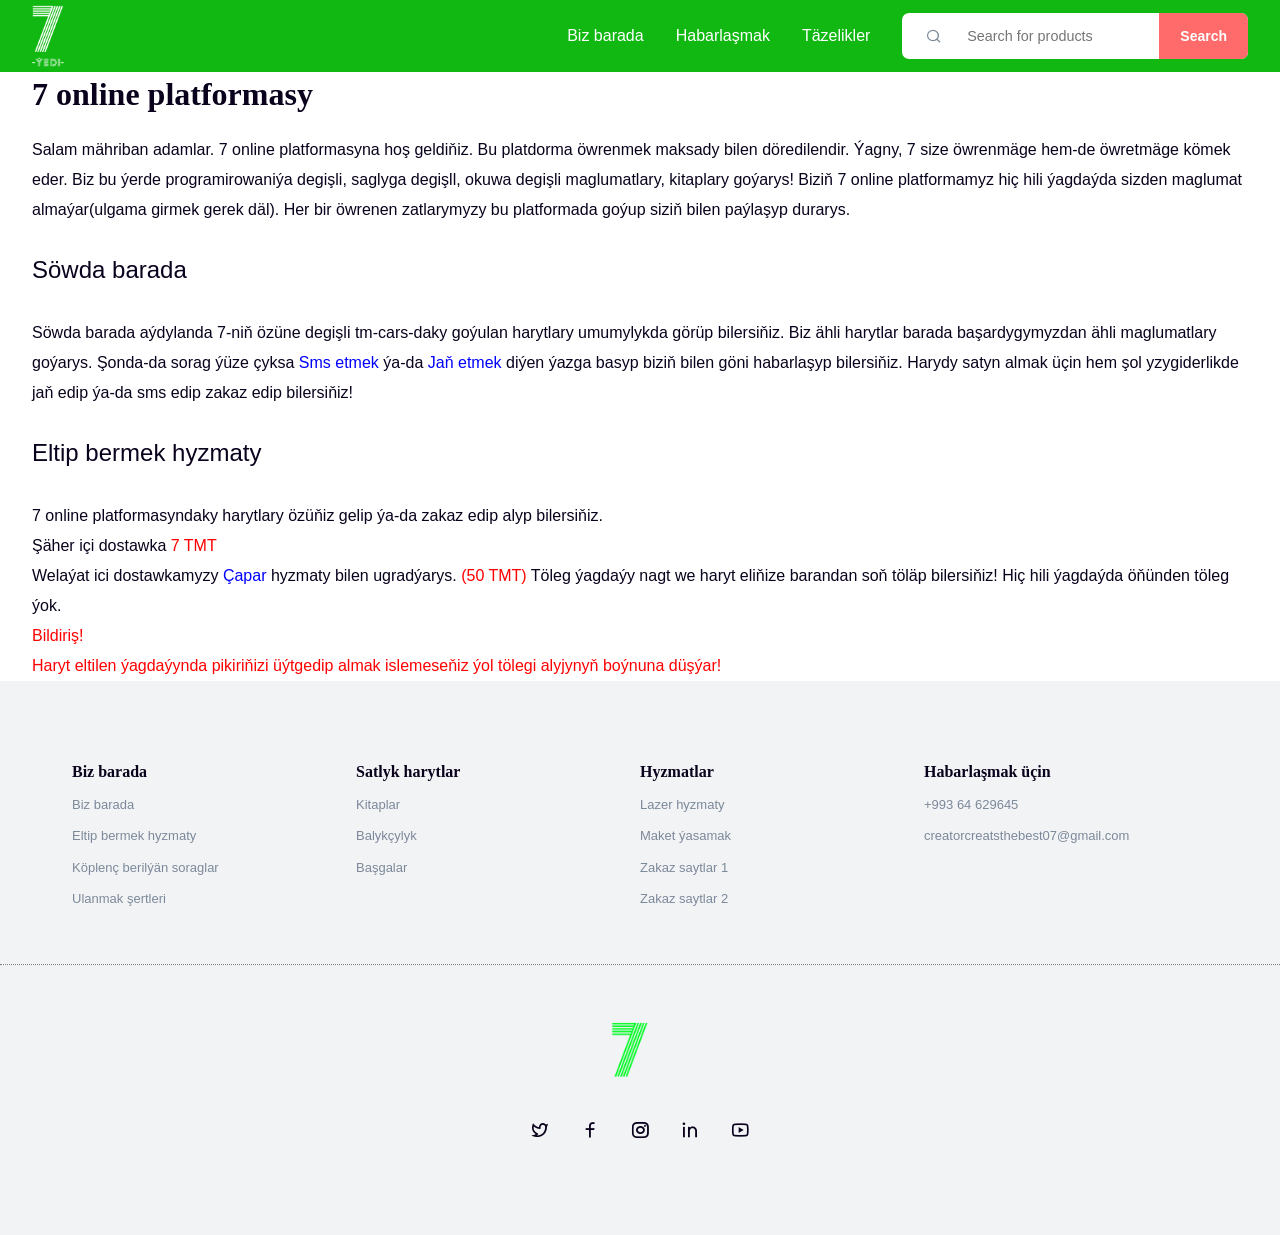
<file: biz_barada.html>
<!DOCTYPE html>
<html lang="en">
<head>
    <meta charset="UTF-8">
    <meta name="viewport" content="width=device-width, initial-scale=1.0">
    <title>Ýedi</title>
    <link rel="stylesheet" href="./css/style.css">
    <link rel="stylesheet" href="./For_web/fonts/remixicon.css">
    <link rel="stylesheet" href="./css/menu_bottom.css">
</head>
<body>
    <div id="page" class="site">


    <!-- Left navbar created from js -->
<div id="left_navbar"></div>
<!-- left navbar end -->
    



    <!-- header nav created by js -->
<div id="header_nav"></div>
<!-- header nav end -->






    <!-- main content  -->
    
    <div class="container">
        <h4 style="font-size: 32px; margin-bottom: 18px;">7 online platformasy</h4>
    
        <p style="line-height: 30px;">
            Salam mähriban adamlar. 7 online platformasyna hoş geldiňiz.  Bu platdorma öwrenmek maksady bilen döredilendir. 
            Ýagny, 7 size öwrenmäge hem-de öwretmäge kömek eder.
            Biz bu ýerde programirowaniýa degişli, saglyga degişll, okuwa degişli maglumatlary, kitaplary goýarys!
            
            Biziň 7 online platformamyz hiç hili ýagdaýda sizden maglumat almaýar(ulgama girmek gerek däl).
            Her bir öwrenen zatlarymyzy bu platformada goýup siziň bilen paýlaşyp durarys. 
            <br><br><span style="font-size: 24px;">Söwda barada</span><br> <br>
            Söwda barada aýdylanda 7-niň özüne degişli tm-cars-daky goýulan harytlary umumylykda görüp bilersiňiz.
            Biz ähli harytlar barada başardygymyzdan ähli maglumatlary goýarys. Şonda-da sorag ýüze çyksa <span style="color: blue;">Sms etmek</span> ýa-da <span style="color: blue;">Jaň etmek</span>
            diýen ýazga basyp biziň bilen göni habarlaşyp bilersiňiz. Harydy satyn almak üçin hem şol yzygiderlikde jaň edip ýa-da sms edip zakaz edip bilersiňiz!
            <br><br><span style="font-size: 24px;">Eltip bermek hyzmaty</span><br> <br>
            7 online platformasyndaky harytlary özüňiz gelip ýa-da zakaz edip alyp bilersiňiz. <br>
            Şäher içi dostawka <span style="color: red;">7 TMT</span> <br>
            Welaýat ici dostawkamyzy <span style="color: blue;">Çapar</span> hyzmaty bilen ugradýarys. <span style="color: red;">(50 TMT)</span>
            Töleg ýagdaýy nagt we haryt eliňize barandan soň töläp bilersiňiz! Hiç hili ýagdaýda öňünden töleg ýok. <br>
            <span style="color: red;">Bildiriş! <br> Haryt eltilen ýagdaýynda pikiriňizi üýtgedip almak islemeseňiz ýol tölegi alyjynyň boýnuna düşýar!</span>
    
        </p>
    </div>


    <!-- main content end -->
    

                <div id="footer_text"></div>
                <!-- footer info creates by js -->
                <div id="footer_info" style="border-top: 1px dotted gray;"></div>
                <!-- footer info end -->




    <div id="menu_bottom"></div>


    

    <div id="overlay"></div>
    </div>
    <script src="./js/create_favicon.js"></script>
    <script src="./js/headerNav.js"></script>
    <script src="./js/footerInfo.js"></script>
    <script src="./js/menu_bootm.js"></script>
    <script src="./js/leftNavbar.js"></script>
    <script src="./js/create_footerText.js"></script>
    <!-- <script src="./js/products.js"></script> -->

</body>
</html>
</file>
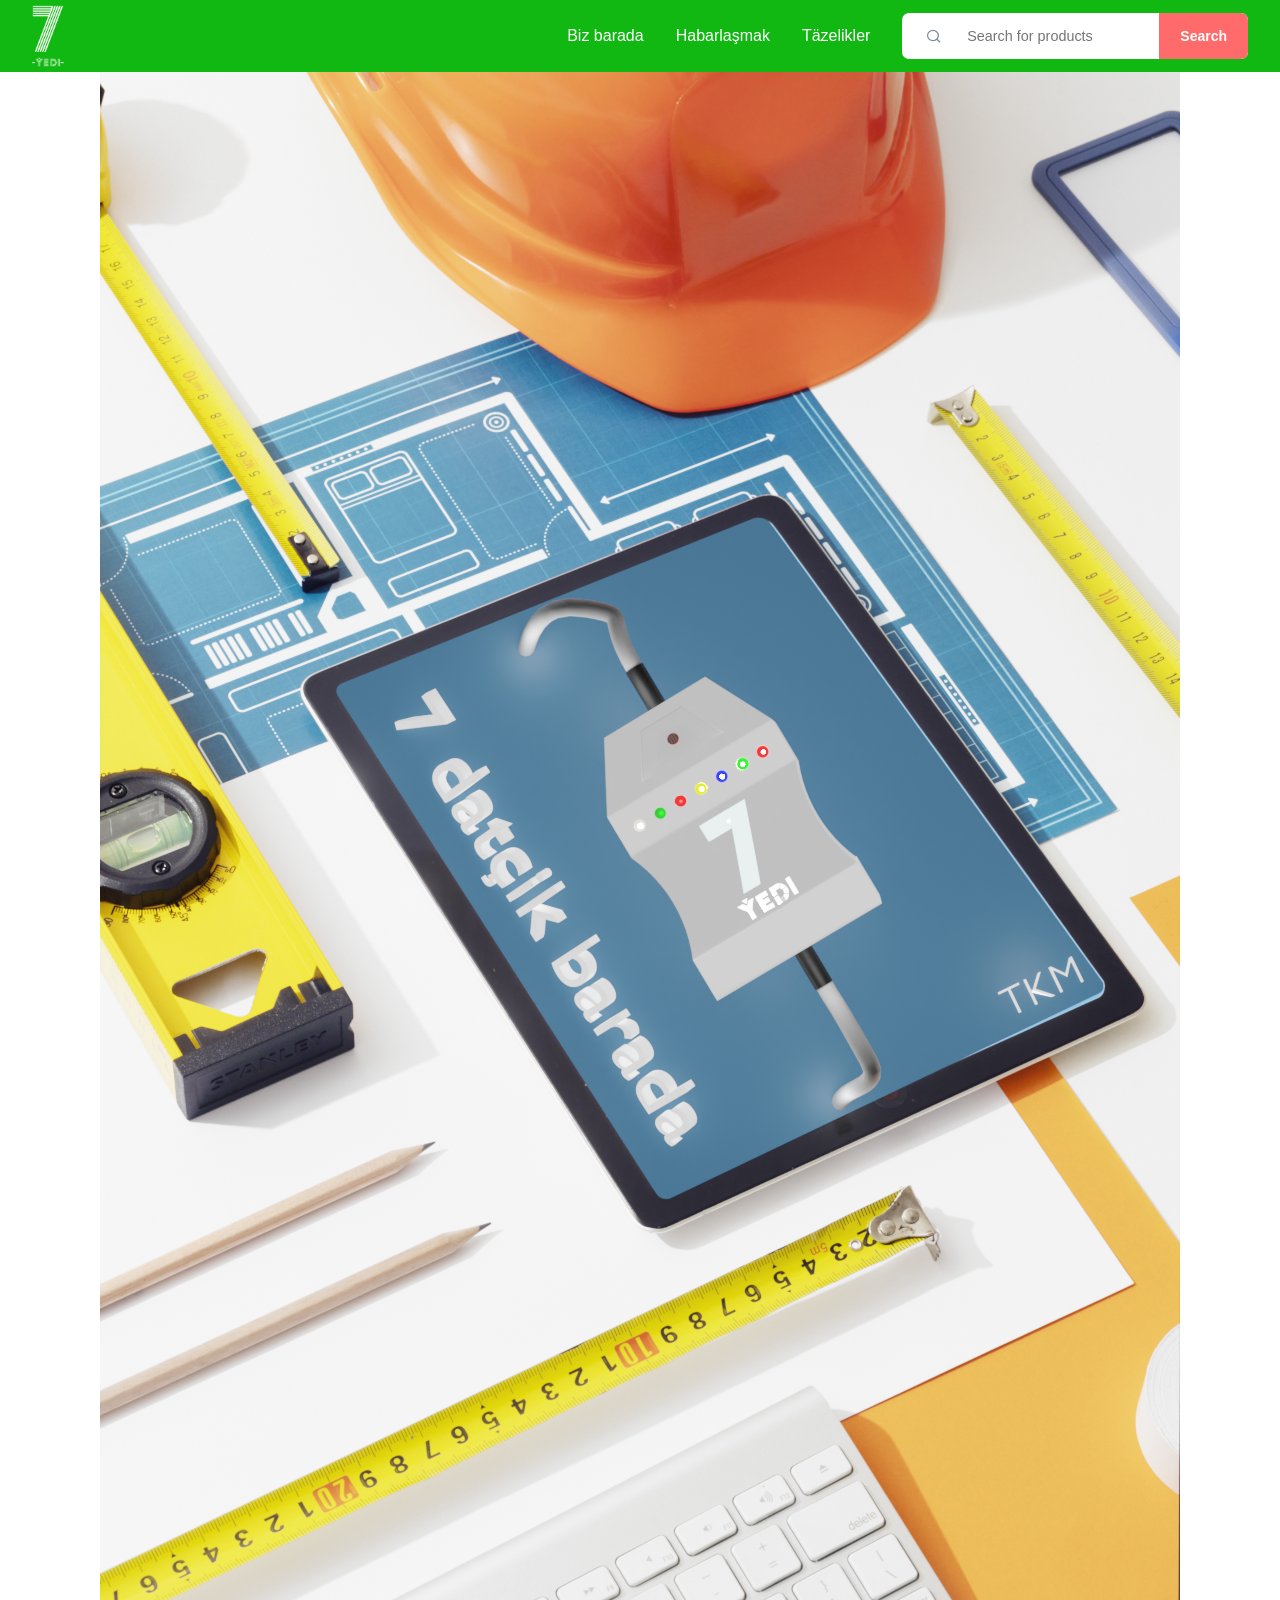
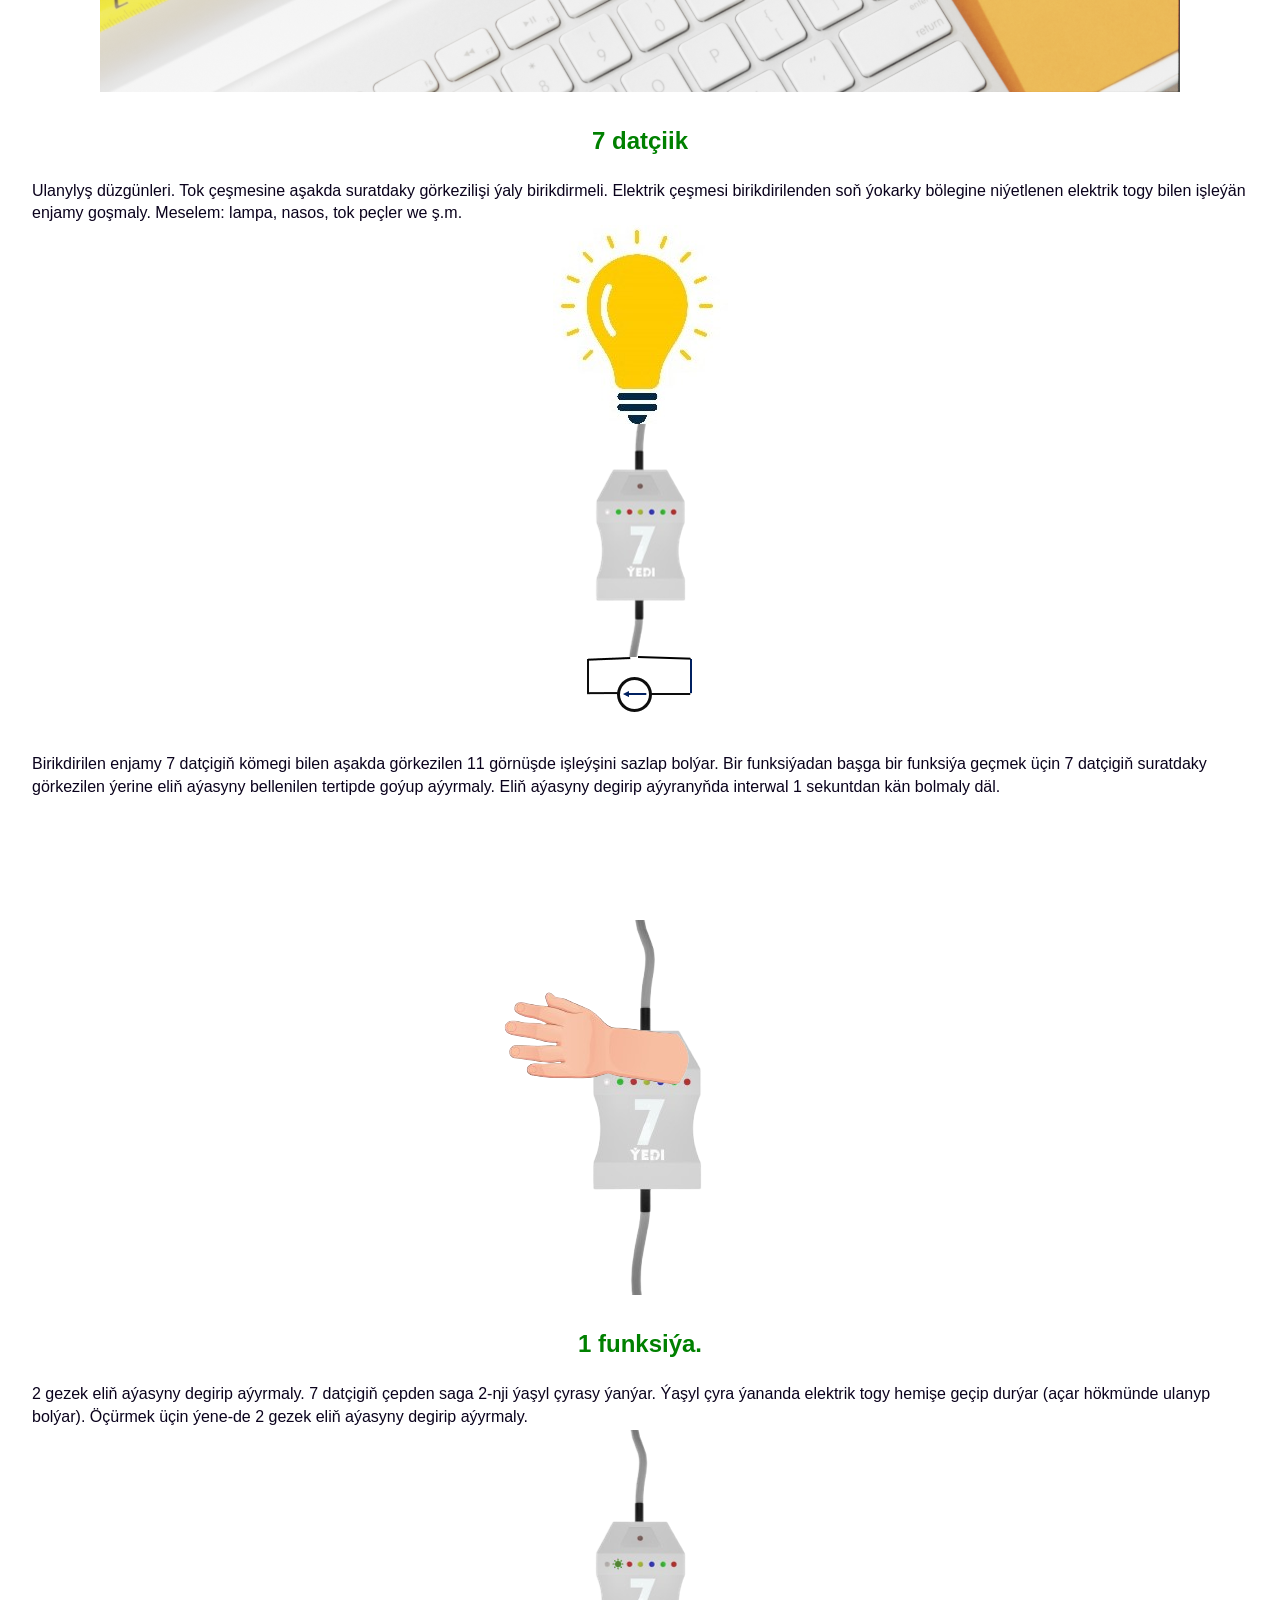
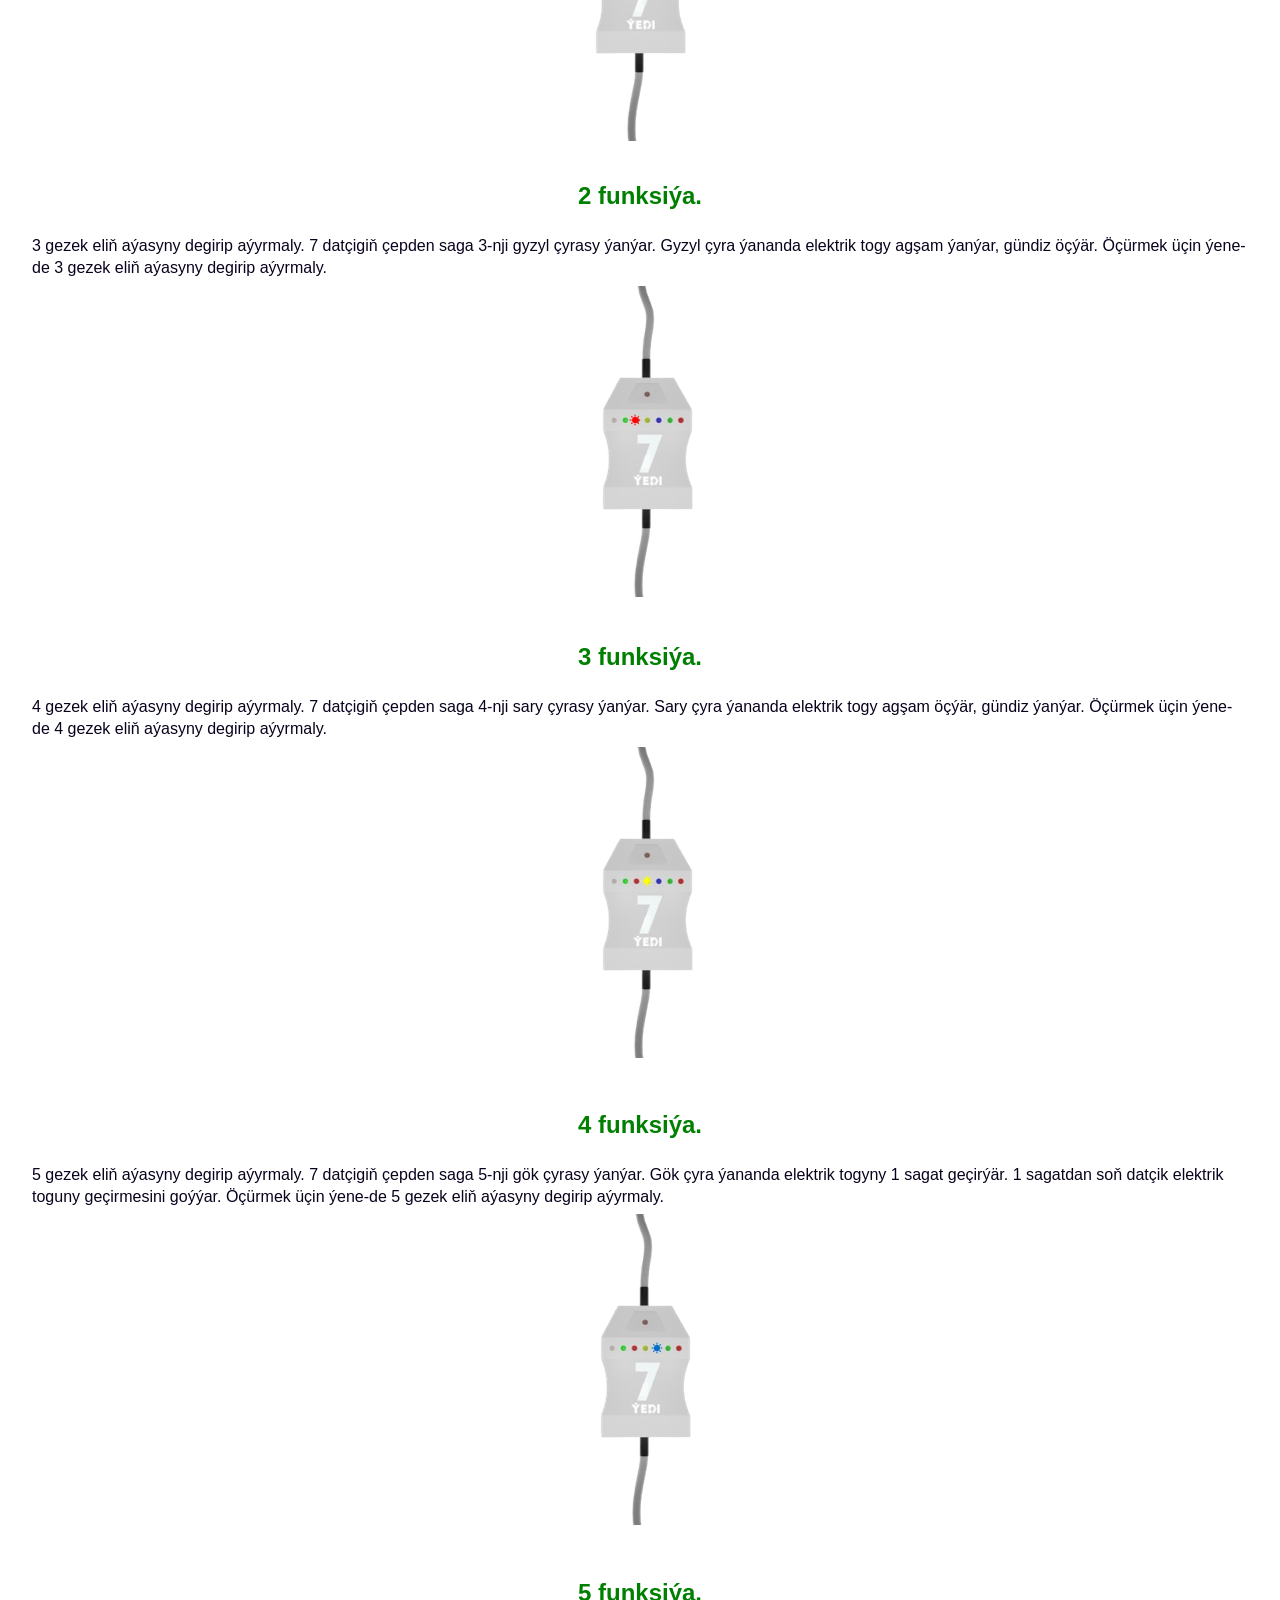
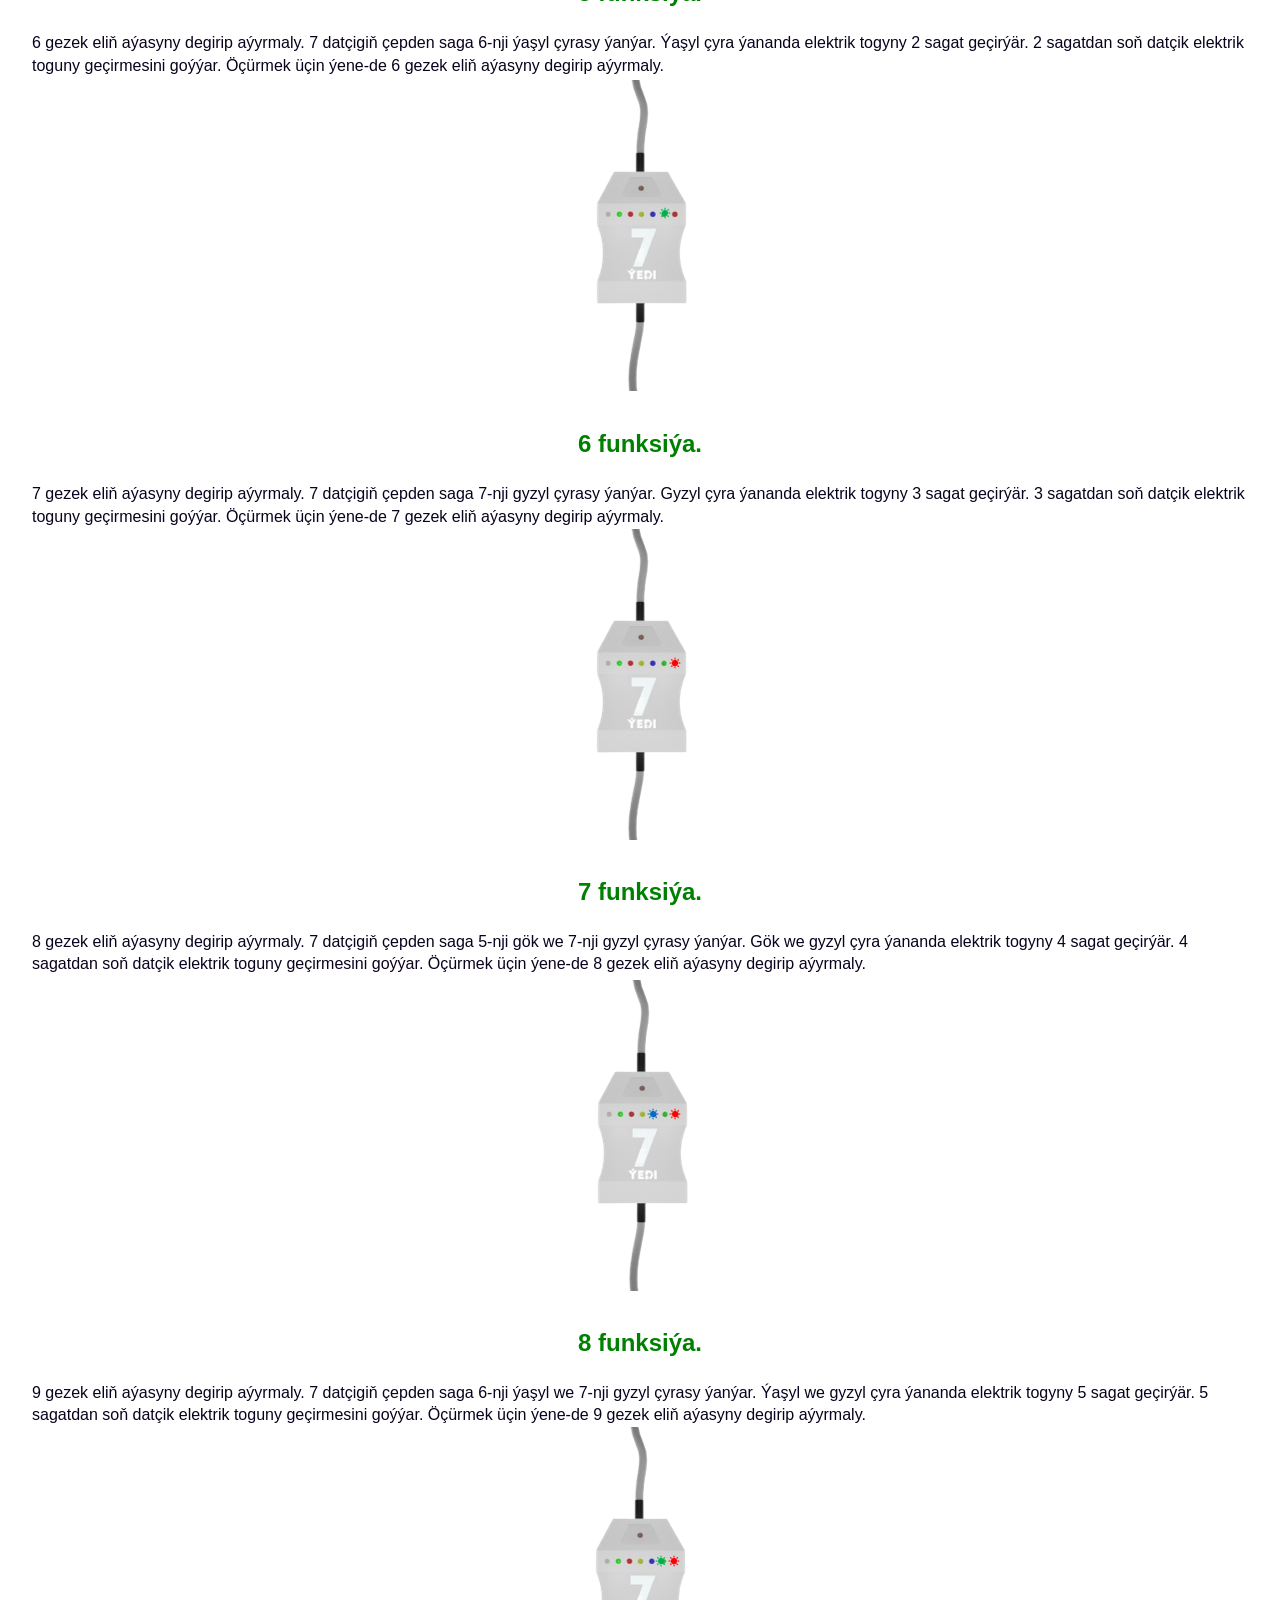
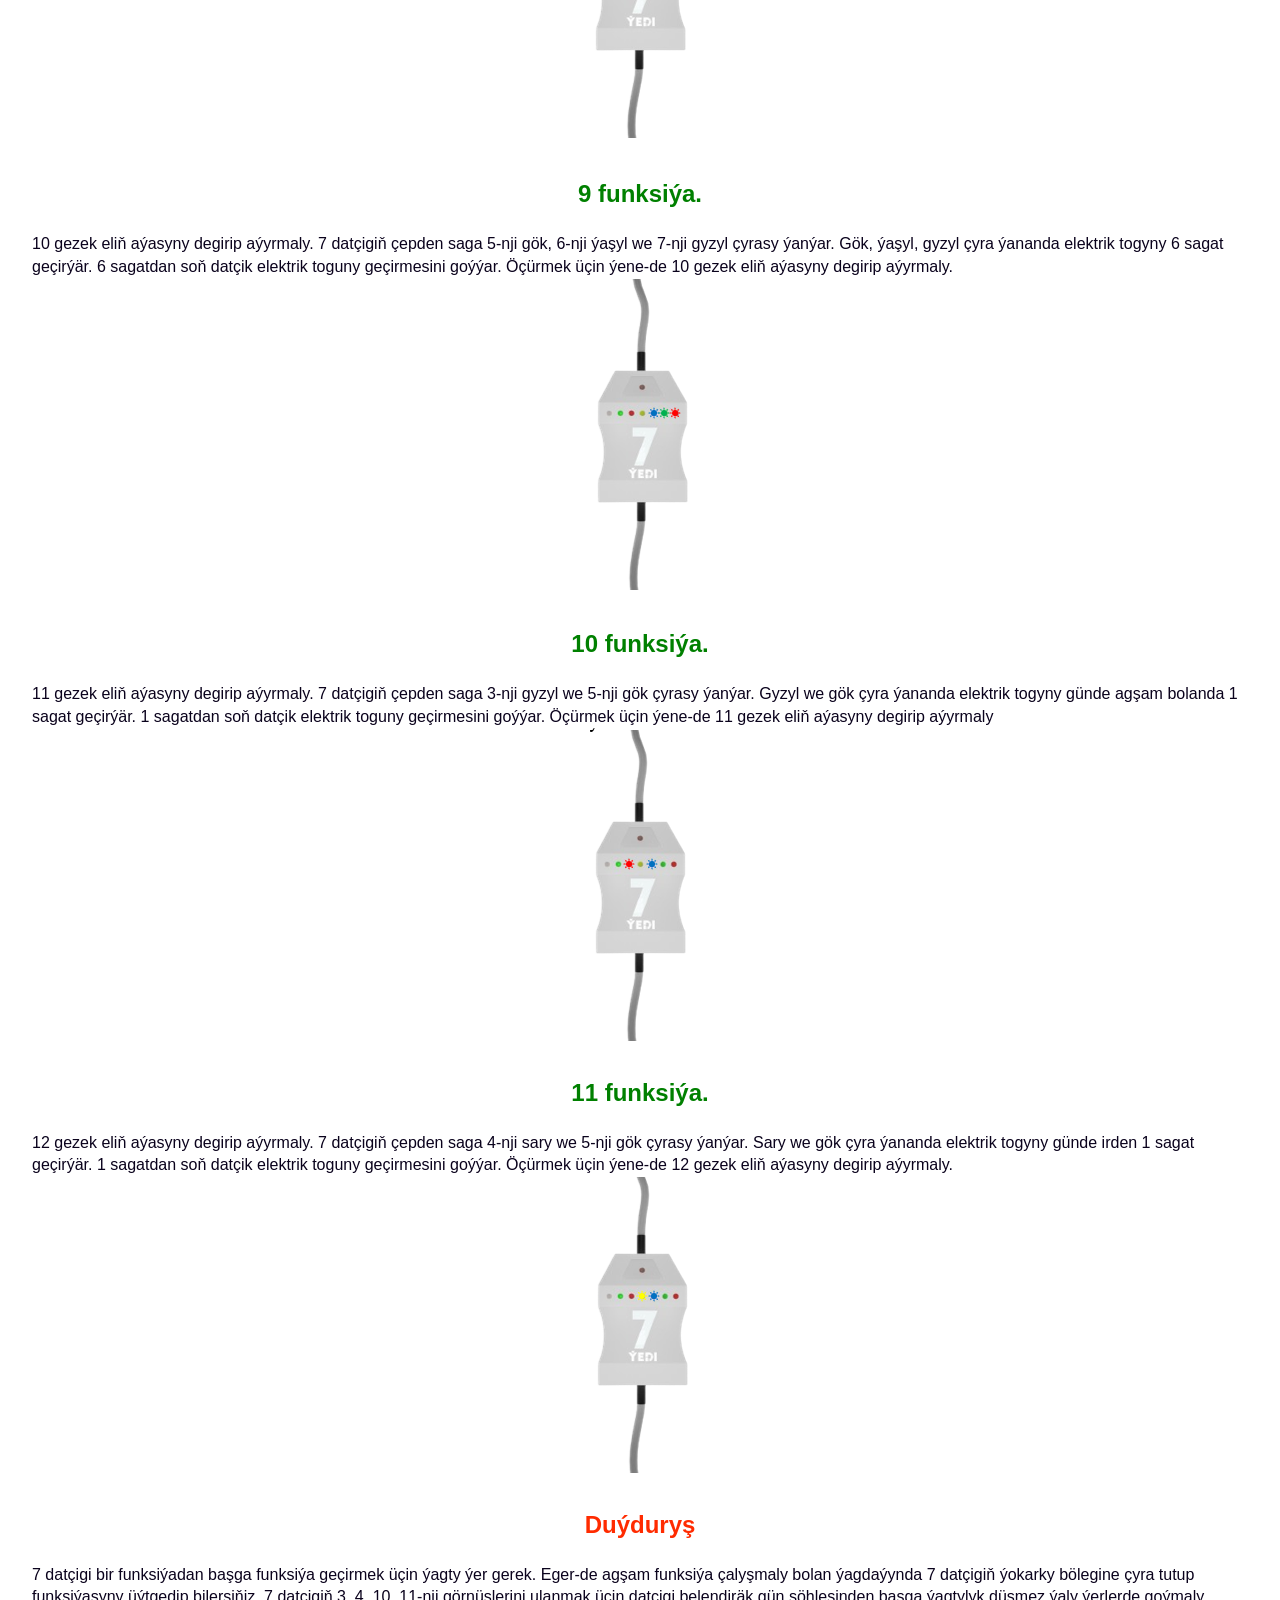
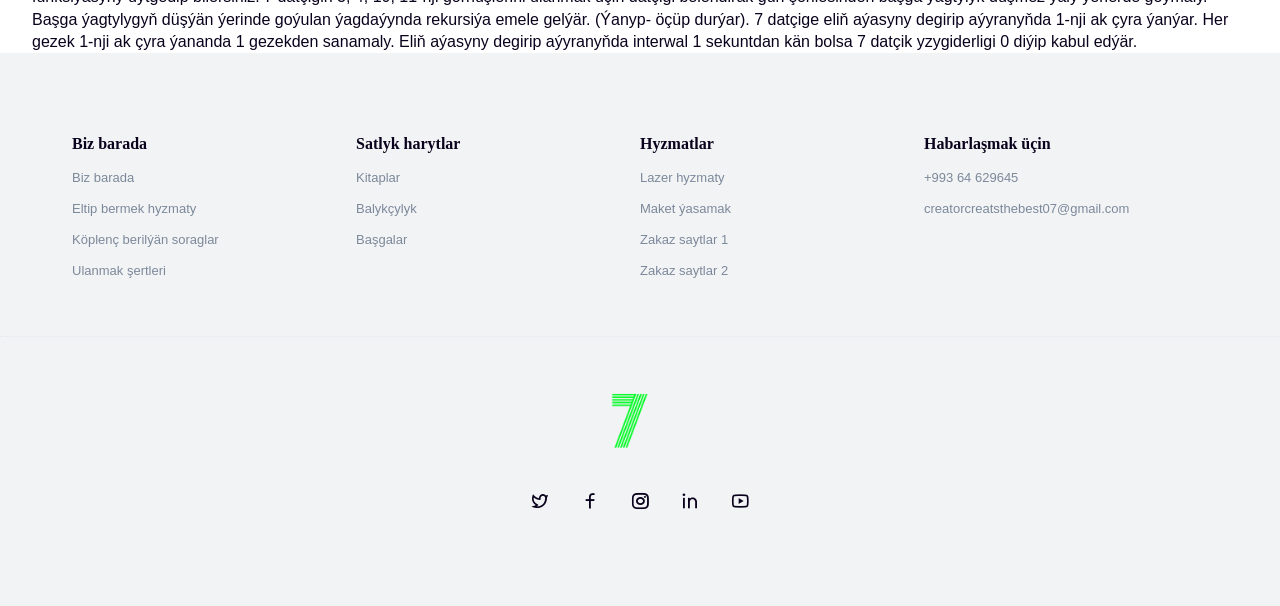
<file: datcik.html>
<!DOCTYPE html>
<html lang="en">
<head>
    <meta charset="UTF-8">
    <meta name="viewport" content="width=device-width, initial-scale=1.0">
    <title>Ýedi</title>
    <link rel="stylesheet" href="./css/style.css">
    <link rel="stylesheet" href="./For_web/fonts/remixicon.css">
    <link rel="stylesheet" href="./css/menu_bottom.css">
    <link rel="stylesheet" href="./css/fancybox.css">
    <link rel="stylesheet" href="./css/swiper.min.css">
    <style>
        .image{
            position: absolute;
            display: flex; 
            justify-content: center;
             margin-bottom: -50px;
            animation: fade 4s infinite;
        }
        #image1{
            animation-delay: 0s;
        }
        #image2{
            animation-delay: 2s;
        }
        .gallery-item{
            float: left;
            margin: 10px;
        }
        .gallery-item img {
            width: 200px;
            height: auto;
            cursor: pointer;
        }
        @keyframes fade {
    0%, 20% {
        opacity: 1;
    }
    40%, 60% {
        opacity: 0;
    }
    80%, 100% {
        opacity: 1;
    }
}
    </style>
</head>
<body>
    <div id="page" class="site">



<!-- Left navbar created from js -->
<div id="left_navbar"></div>
<!-- left navbar end -->


    
<!-- header nav created by js -->
<div id="header_nav"></div>
<!-- header nav end -->
    
<div class="container">
    <div class="wrapper">
        <div style="display: flex; justify-content: center;">
            <div>
            <img src="./img/yed.png" alt="">
            </div>
        </div>
    </div>
</div>
<div class="container">
    <div class="wrapper">
        <div style="display: flex; justify-content: center; margin-top: 2em;">
            <div>
            <b style="color: green; font-size: 24px; display: flex; justify-content: center;">7 datçiik</b><br>
           <p> Ulanylyş düzgünleri.
            Tok çeşmesine aşakda suratdaky görkezilişi ýaly birikdirmeli. Elektrik çeşmesi birikdirilenden soň ýokarky bölegine niýetlenen elektrik togy bilen işleýän enjamy goşmaly. Meselem: lampa, nasos, tok peçler we ş.m.</p>
           <div style="display: flex; justify-content: center;">
            <div >
                <img class="image" src="./img/yeddatcik/lamp_ocen.jpg" alt="" id="image1">
                <img class="image" src="./img/yeddatcik/lamp_yanan.jpg" alt="" id="image2">
            <br>
            <img style="position: relative; margin-top: 177px;" src="./img/yeddatcik/page5.png" alt="">
            </div>
           </div>
            </div>
        </div>
    </div>
</div>


<div class="container">
    <div class="wrapper">
        <div style="display: flex; justify-content: center; margin-top: 2em;">
            <div>
           <p> Birikdirilen enjamy 7 datçigiň kömegi bilen aşakda görkezilen 11 görnüşde işleýşini sazlap bolýar. Bir funksiýadan başga bir funksiýa geçmek üçin 7 datçigiň suratdaky görkezilen ýerine eliň aýasyny bellenilen tertipde goýup aýyrmaly. Eliň aýasyny degirip aýyranyňda interwal 1 sekuntdan kän bolmaly däl.  </p>
           <div style="display: flex; justify-content: center;">
            <div >
                <img style="rotate: 90deg; z-index: 1;" class="image" src="./img/yeddatcik/el.png" alt="" id="image1">
            <br>
            <img style="position: relative; margin-top: 100px; z-index: 0;" src="./img/yeddatcik/page3.png" alt="">
            </div>
           </div>
            </div>
        </div>
    </div>
</div>


<div class="container">
    <div class="wrapper">
        <div style="display: flex; justify-content: center; margin-top: 2em;">
            <div>
                <b style="color: green; font-size: 24px; display: flex; justify-content: center;">1 funksiýa.</b><br>
           <p> 
            2 gezek eliň aýasyny degirip aýyrmaly.
            7 datçigiň çepden saga 2-nji ýaşyl çyrasy ýanýar. 
            Ýaşyl çyra ýananda elektrik togy hemişe geçip durýar (açar hökmünde ulanyp bolýar).
            Öçürmek üçin ýene-de 2 gezek eliň aýasyny degirip aýyrmaly.
            </p>
           <div style="display: flex; justify-content: center;">
            <div>
                <img src="./img/yeddatcik/yasyl1.png" alt="">
            </div>
           </div>
            </div>
        </div>
    </div>
</div>

<div class="container">
    <div class="wrapper">
        <div style="display: flex; justify-content: center; margin-top: 2em;">
            <div>
                <b style="color: green; font-size: 24px; display: flex; justify-content: center;">2 funksiýa.</b><br>
           <p> 
            3 gezek eliň aýasyny degirip aýyrmaly.
7 datçigiň çepden saga 3-nji gyzyl çyrasy ýanýar. 
Gyzyl çyra ýananda elektrik togy agşam ýanýar, gündiz öçýär.
Öçürmek üçin ýene-de 3 gezek eliň aýasyny degirip aýyrmaly.

            </p>
           <div style="display: flex; justify-content: center;">
            <div>
                <img src="./img/yeddatcik/gyzyl1.png" alt="">
            </div>
           </div>
            </div>
        </div>
    </div>
</div>


<div class="container">
    <div class="wrapper">
        <div style="display: flex; justify-content: center; margin-top: 2em;">
            <div>
                <b style="color: green; font-size: 24px; display: flex; justify-content: center;">3 funksiýa.</b><br>
           <p> 
            4 gezek eliň aýasyny degirip aýyrmaly.
            7 datçigiň çepden saga 4-nji sary çyrasy ýanýar. 
            Sary çyra ýananda elektrik togy agşam öçýär, gündiz ýanýar.
            Öçürmek üçin ýene-de 4 gezek eliň aýasyny degirip aýyrmaly.
            

            </p>
           <div style="display: flex; justify-content: center;">
            <div>
                <img src="./img/yeddatcik/sary.png" alt="">
            </div>
           </div>
            </div>
        </div>
    </div>
</div>



<div class="container">
    <div class="wrapper">
        <div style="display: flex; justify-content: center; margin-top: 2em;">
            <div>
                <b style="color: green; font-size: 24px; display: flex; justify-content: center;">4 funksiýa.</b><br>
           <p> 
            5 gezek eliň aýasyny degirip aýyrmaly.
            7 datçigiň çepden saga 5-nji gök çyrasy ýanýar. 
            Gök çyra ýananda elektrik togyny 1 sagat geçirýär. 1 sagatdan soň datçik elektrik toguny geçirmesini goýýar.
            Öçürmek üçin ýene-de 5 gezek eliň aýasyny degirip aýyrmaly.
            

            </p>
           <div style="display: flex; justify-content: center;">
            <div>
                <img src="./img/yeddatcik/gok.png" alt="">
            </div>
           </div>
            </div>
        </div>
    </div>
</div>




<div class="container">
    <div class="wrapper">
        <div style="display: flex; justify-content: center; margin-top: 2em;">
            <div>
                <b style="color: green; font-size: 24px; display: flex; justify-content: center;">5 funksiýa.</b><br>
           <p> 
            6 gezek eliň aýasyny degirip aýyrmaly.
            7 datçigiň çepden saga 6-nji ýaşyl çyrasy ýanýar. 
            Ýaşyl çyra ýananda elektrik togyny 2 sagat geçirýär. 2 sagatdan soň datçik elektrik toguny geçirmesini goýýar.
            Öçürmek üçin ýene-de 6 gezek eliň aýasyny degirip aýyrmaly.
            

            </p>
           <div style="display: flex; justify-content: center;">
            <div>
                <img src="./img/yeddatcik/yasyl2.png" alt="">
            </div>
           </div>
            </div>
        </div>
    </div>
</div>




<div class="container">
    <div class="wrapper">
        <div style="display: flex; justify-content: center; margin-top: 2em;">
            <div>
                <b style="color: green; font-size: 24px; display: flex; justify-content: center;">6 funksiýa.</b><br>
           <p> 
            7 gezek eliň aýasyny degirip aýyrmaly.
            7 datçigiň çepden saga 7-nji gyzyl çyrasy ýanýar. 
            Gyzyl çyra ýananda elektrik togyny 3 sagat geçirýär. 3 sagatdan soň datçik elektrik toguny geçirmesini goýýar.
            Öçürmek üçin ýene-de 7 gezek eliň aýasyny degirip aýyrmaly.
            

            </p>
           <div style="display: flex; justify-content: center;">
            <div>
                <img src="./img/yeddatcik/gyzyl2.png" alt="">
            </div>
           </div>
            </div>
        </div>
    </div>
</div>



<div class="container">
    <div class="wrapper">
        <div style="display: flex; justify-content: center; margin-top: 2em;">
            <div>
                <b style="color: green; font-size: 24px; display: flex; justify-content: center;">7 funksiýa.</b><br>
           <p> 
            8 gezek eliň aýasyny degirip aýyrmaly.
            7 datçigiň çepden saga 5-nji gök we 7-nji gyzyl çyrasy ýanýar. 
            Gök we gyzyl çyra ýananda elektrik togyny 4 sagat geçirýär. 4 sagatdan soň datçik elektrik toguny geçirmesini goýýar.
            Öçürmek üçin ýene-de 8 gezek eliň aýasyny degirip aýyrmaly.
            

            </p>
           <div style="display: flex; justify-content: center;">
            <div>
                <img src="./img/yeddatcik/1sag.png" alt="">
            </div>
           </div>
            </div>
        </div>
    </div>
</div>




<div class="container">
    <div class="wrapper">
        <div style="display: flex; justify-content: center; margin-top: 2em;">
            <div>
                <b style="color: green; font-size: 24px; display: flex; justify-content: center;">8 funksiýa.</b><br>
           <p> 
            9 gezek eliň aýasyny degirip aýyrmaly.
            7 datçigiň çepden saga 6-nji ýaşyl we 7-nji gyzyl çyrasy ýanýar. 
            Ýaşyl we gyzyl çyra ýananda elektrik togyny 5 sagat geçirýär. 5 sagatdan soň datçik elektrik toguny geçirmesini goýýar.
            Öçürmek üçin ýene-de 9 gezek eliň aýasyny degirip aýyrmaly.
            

            </p>
           <div style="display: flex; justify-content: center;">
            <div>
                <img src="./img/yeddatcik/2sag.png" alt="">
            </div>
           </div>
            </div>
        </div>
    </div>
</div>




<div class="container">
    <div class="wrapper">
        <div style="display: flex; justify-content: center; margin-top: 2em;">
            <div>
                <b style="color: green; font-size: 24px; display: flex; justify-content: center;">9 funksiýa.</b><br>
           <p> 
            10 gezek eliň aýasyny degirip aýyrmaly.
            7 datçigiň çepden saga 5-nji gök, 6-nji ýaşyl we 7-nji gyzyl çyrasy ýanýar. 
            Gök, ýaşyl, gyzyl çyra ýananda elektrik togyny 6 sagat geçirýär. 6 sagatdan soň datçik elektrik toguny geçirmesini goýýar.
            Öçürmek üçin ýene-de 10 gezek eliň aýasyny degirip aýyrmaly.
            

            </p>
           <div style="display: flex; justify-content: center;">
            <div>
                <img src="./img/yeddatcik/3sag.png" alt="">
            </div>
           </div>
            </div>
        </div>
    </div>
</div>




<div class="container">
    <div class="wrapper">
        <div style="display: flex; justify-content: center; margin-top: 2em;">
            <div>
                <b style="color: green; font-size: 24px; display: flex; justify-content: center;">10 funksiýa.</b><br>
           <p> 
            11 gezek eliň aýasyny degirip aýyrmaly.
            7 datçigiň çepden saga 3-nji gyzyl we  5-nji gök çyrasy ýanýar. 
            Gyzyl we gök çyra ýananda elektrik togyny günde agşam bolanda 1 sagat geçirýär. 1 sagatdan soň datçik elektrik toguny geçirmesini goýýar. 
            Öçürmek üçin ýene-de 11 gezek eliň aýasyny degirip aýyrmaly
            

            </p>
           <div style="display: flex; justify-content: center;">
            <div>
                <img src="./img/yeddatcik/gije1.png" alt="">
            </div>
           </div>
            </div>
        </div>
    </div>
</div>




<div class="container">
    <div class="wrapper">
        <div style="display: flex; justify-content: center; margin-top: 2em;">
            <div>
                <b style="color: green; font-size: 24px; display: flex; justify-content: center;">11 funksiýa.</b><br>
           <p> 
            12 gezek eliň aýasyny degirip aýyrmaly.
            7 datçigiň çepden saga 4-nji sary we 5-nji gök çyrasy ýanýar. 
            Sary we gök çyra ýananda elektrik togyny günde irden 1 sagat geçirýär. 1 sagatdan soň datçik elektrik toguny geçirmesini goýýar.
            Öçürmek üçin ýene-de 12 gezek eliň aýasyny degirip aýyrmaly.
            

            </p>
           <div style="display: flex; justify-content: center;">
            <div>
                <img src="./img/yeddatcik/gundiz1.png" alt="">
            </div>
           </div>
            </div>
        </div>
    </div>
</div>

<div class="container">
    <div class="wrapper">
        <div style="display: flex; justify-content: center; margin-top: 2em;">
            <div>
                <b style="color: rgb(255, 43, 0); font-size: 24px; display: flex; justify-content: center;">Duýduryş</b><br>
           <p> 
            7 datçigi bir funksiýadan başga funksiýa geçirmek üçin ýagty ýer gerek. 
Eger-de agşam funksiýa çalyşmaly bolan ýagdaýynda 7 datçigiň ýokarky bölegine çyra tutup funksiýasyny üýtgedip bilersiňiz.
7 datçigiň 3, 4, 10, 11-nji görnüşlerini ulanmak üçin datçigi belendiräk gün şöhlesinden başga ýagtylyk düşmez ýaly ýerlerde goýmaly. 
Başga ýagtylygyň düşýän ýerinde goýulan ýagdaýynda rekursiýa emele gelýär. (Ýanyp- öçüp durýar).
7 datçige eliň aýasyny degirip aýyranyňda 1-nji ak çyra ýanýar. Her gezek 1-nji ak çyra ýananda 1 gezekden sanamaly. 
Eliň aýasyny degirip aýyranyňda interwal 1 sekuntdan kän bolsa 7 datçik yzygiderligi 0 diýip kabul edýär.


            </p>
            </div>
        </div>
    </div>
</div>




<div id="footer_text"></div>
<!-- footer info creates by js -->
<div id="footer_info"></div>
<!-- footer info end -->
        
<!-- meny buttom 2 --> 
<div id="menu_bottom"></div>
<!-- menu bottom 2 end -->

<div id="overlay"></div>


    </div>
    
    <script src="./js/create_favicon.js"></script>
    <script src="./js/headerNav.js"></script>
    <script src="./js/leftNavbar.js"></script>
    <script src="./js/menu_bootm.js"></script>
    <script src="./js/footerInfo.js"></script>
    <script src="./js/create_footerText.js"></script>
    <script src="./js/fancybox.js"></script>
    <script src="./js/swiper-bundle.min.js"></script>

    <!-- <script src="./js/products.js"></script> -->

</body>
</html>
</file>
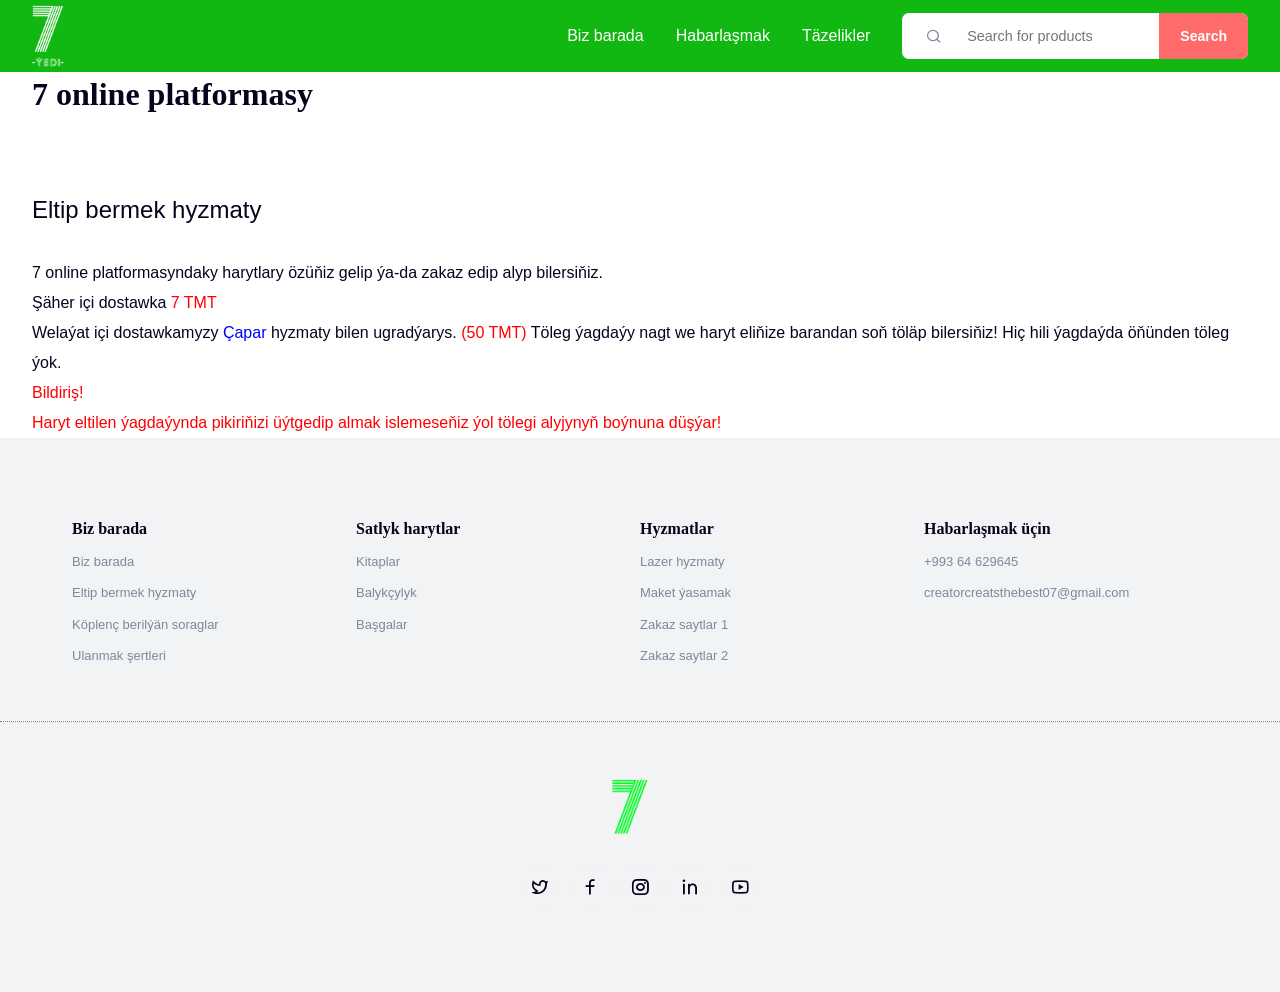
<file: eltip_bermek_hyzmaty.html>
<!DOCTYPE html>
<html lang="en">
<head>
    <meta charset="UTF-8">
    <meta name="viewport" content="width=device-width, initial-scale=1.0">
    <title>Ýedi</title>
    <link rel="stylesheet" href="./css/style.css">
    <link rel="stylesheet" href="./For_web/fonts/remixicon.css">
    <link rel="stylesheet" href="./css/menu_bottom.css">
</head>
<body>
    <div id="page" class="site">



    <!-- Left navbar created from js -->
<div id="left_navbar"></div>
<!-- left navbar end -->
    
    <!-- header nav created by js -->
<div id="header_nav"></div>
<!-- header nav end -->






    <!-- main content  -->
    
    <div class="container">
        <h4 style="font-size: 32px; margin-bottom: 18px;">7 online platformasy</h4>
    
        <p style="line-height: 30px;">
            <br><br><span style="font-size: 24px;">Eltip bermek hyzmaty</span><br> <br>
            7 online platformasyndaky harytlary özüňiz gelip ýa-da zakaz edip alyp bilersiňiz. <br>
            Şäher içi dostawka <span style="color: red;">7 TMT</span> <br>
            Welaýat içi dostawkamyzy <span style="color: blue;">Çapar</span> hyzmaty bilen ugradýarys. <span style="color: red;">(50 TMT)</span>
            Töleg ýagdaýy nagt we haryt eliňize barandan soň töläp bilersiňiz! Hiç hili ýagdaýda öňünden töleg ýok. <br>
            <span style="color: red;">Bildiriş! <br> Haryt eltilen ýagdaýynda pikiriňizi üýtgedip almak islemeseňiz ýol tölegi alyjynyň boýnuna düşýar!</span>
    
        </p>
    </div>


    <!-- main content end -->
    <div id="footer_text"></div>
    <!-- footer info creates by js -->
    <div id="footer_info" style="border-top: 1px dotted gray;"></div>
    <!-- footer info end -->



    <div id="menu_bottom"></div>

    <div id="overlay"></div>
    </div>
    <script src="./js/create_favicon.js"></script>
    <script src="./js/headerNav.js"></script>
    <script src="./js/footerInfo.js"></script>
    <script src="./js/menu_bootm.js"></script>
    <script src="./js/leftNavbar.js"></script>
    <script src="./js/create_footerText.js"></script>
    <!-- <script src="./js/products.js"></script> -->

</body>
</html>
</file>
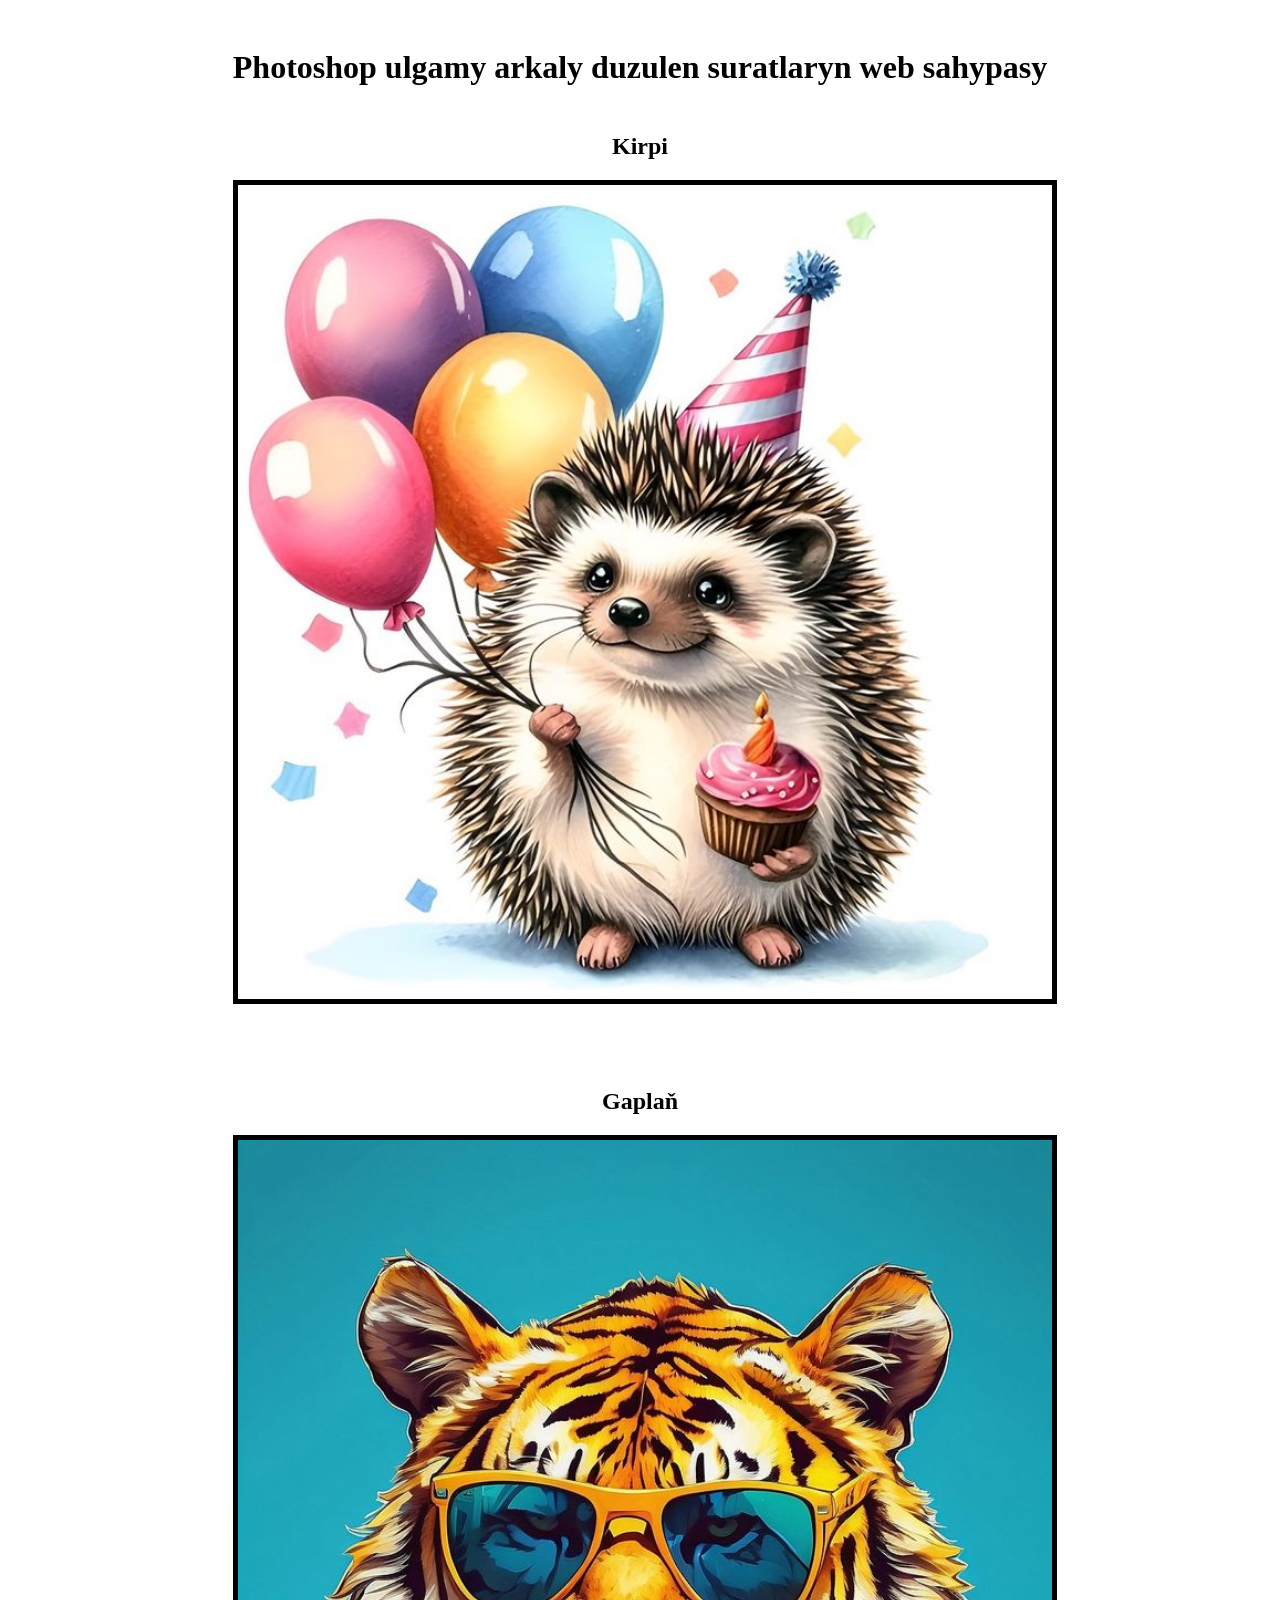
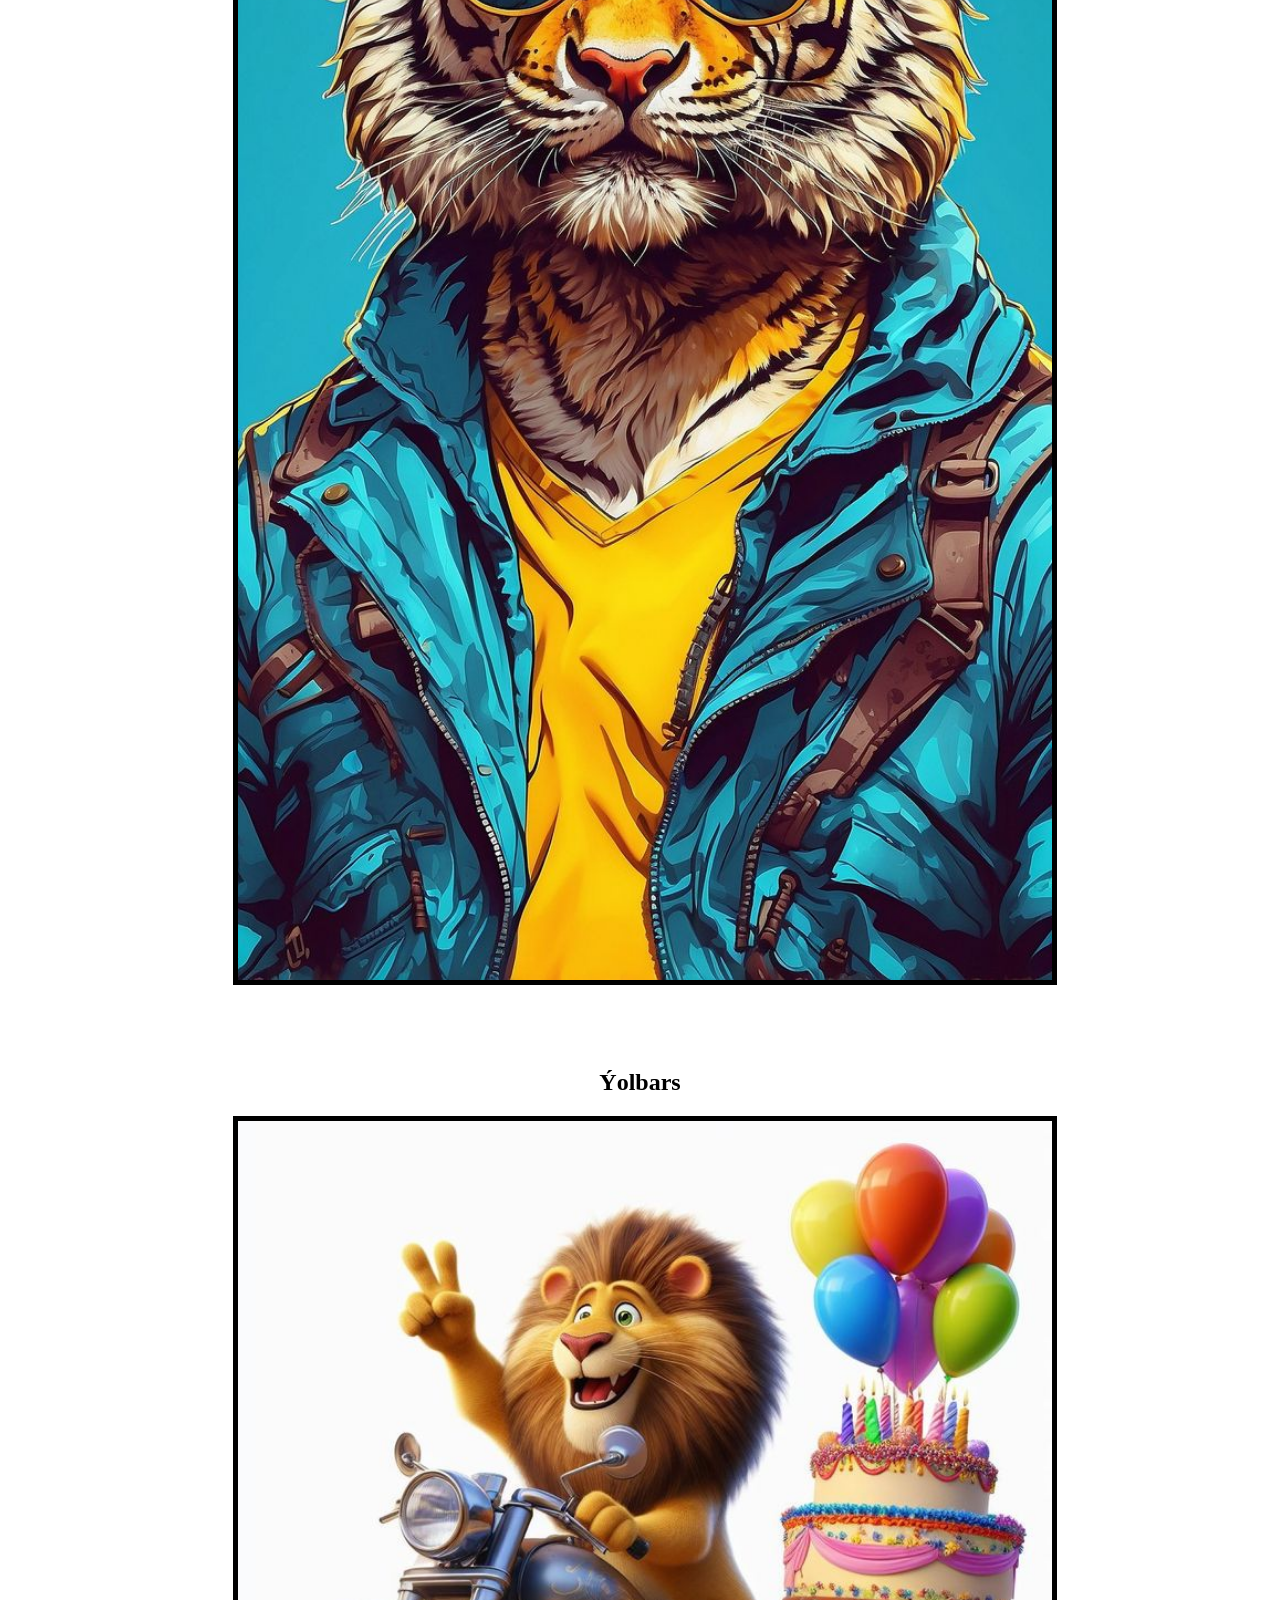
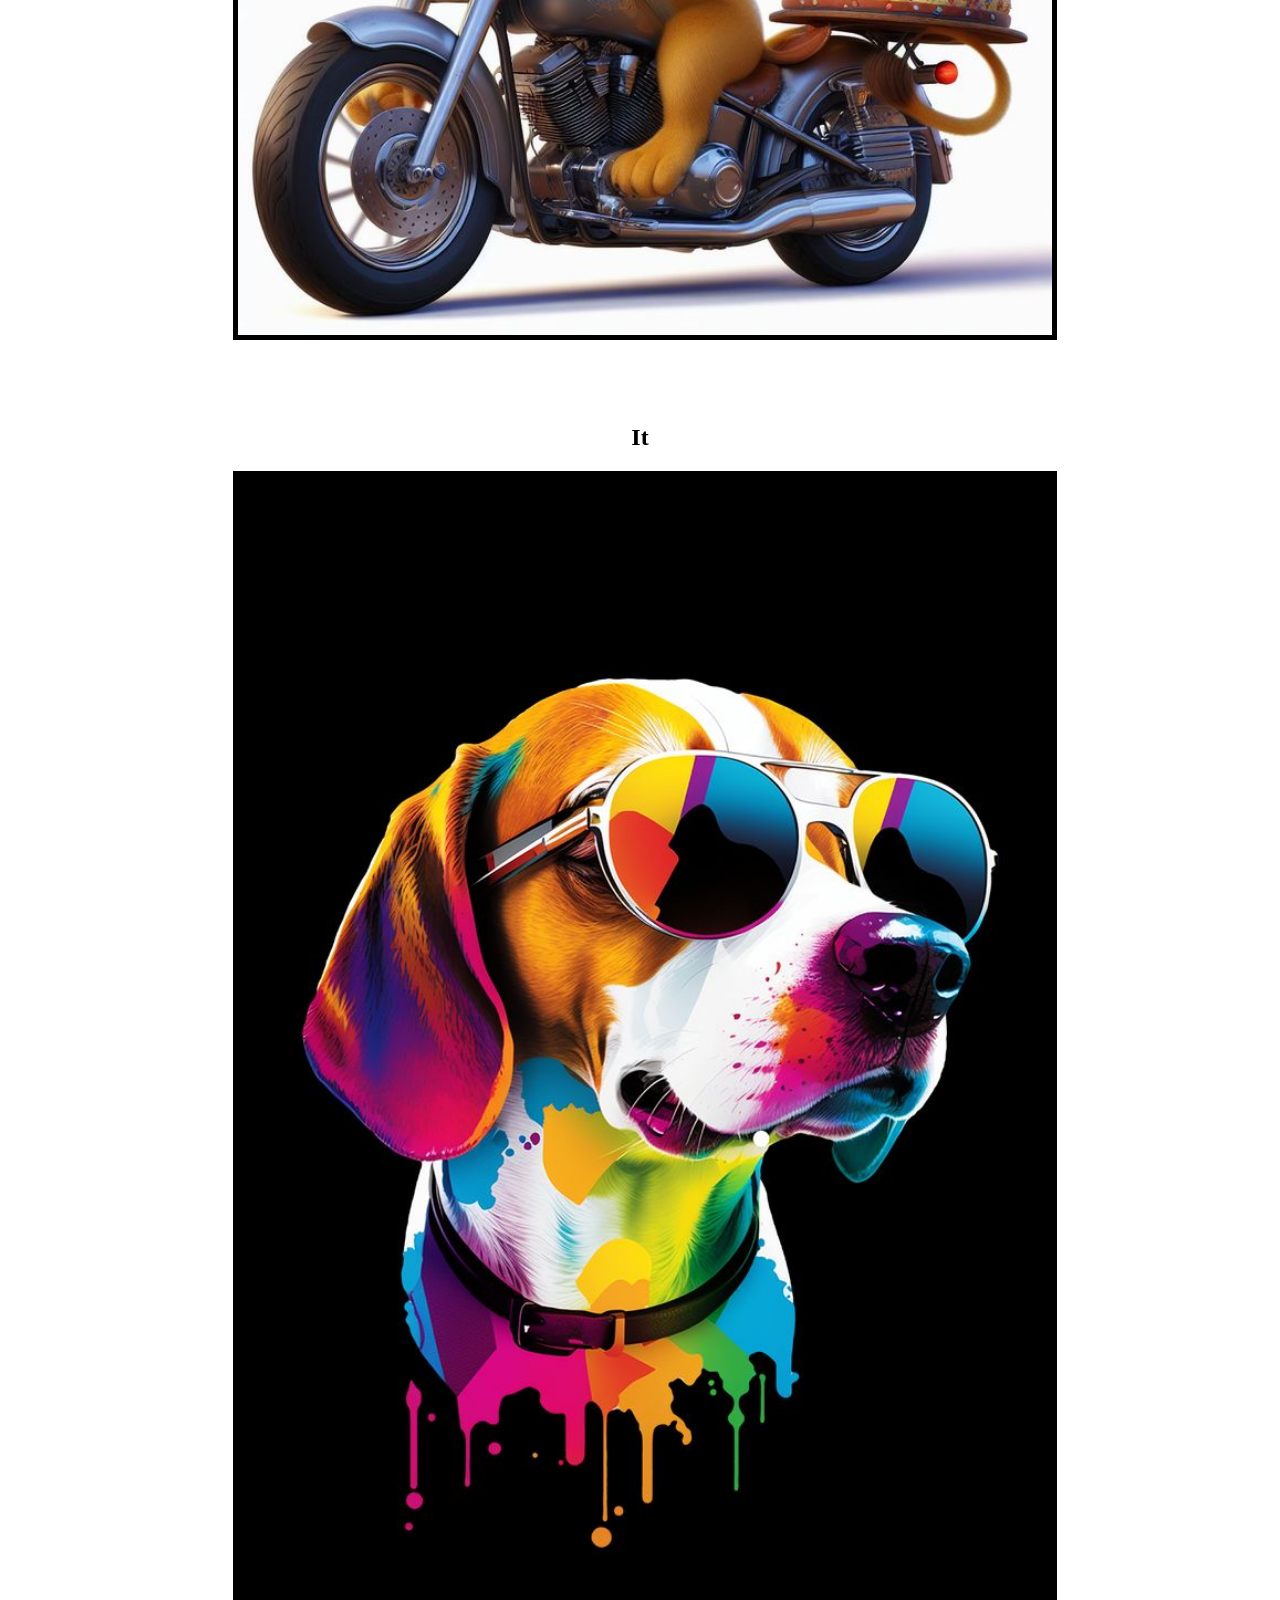
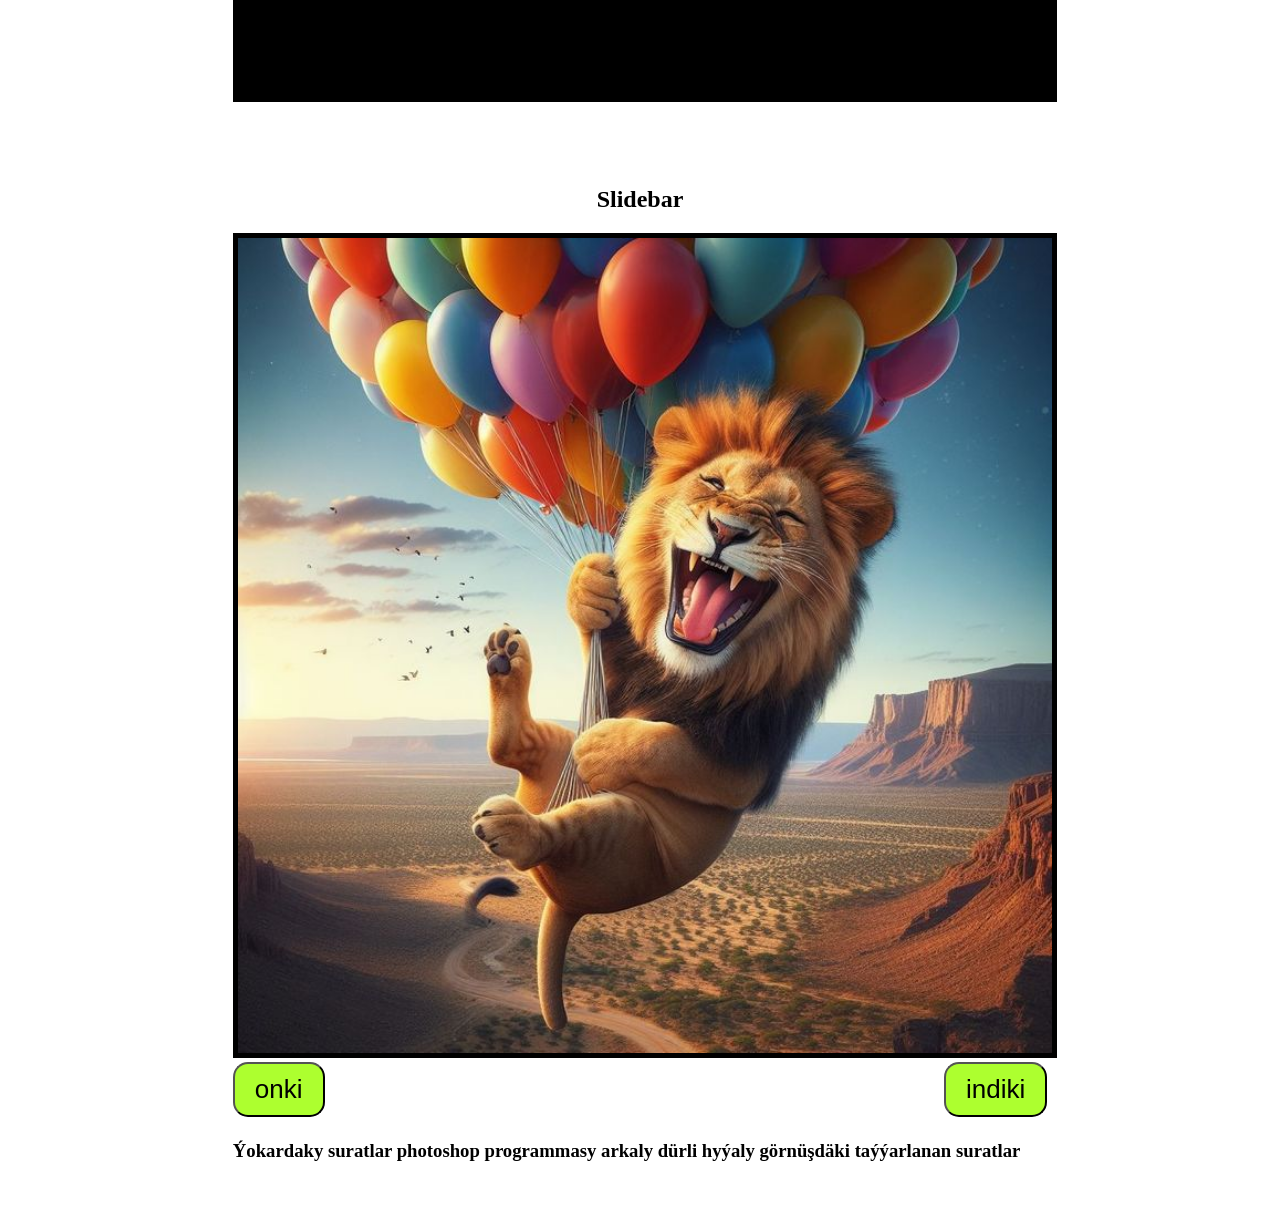
<file: gorkezme.html>
<!DOCTYPE html>
<html lang="en">
<head>
    <meta charset="UTF-8">
    <meta name="viewport" content="width=device-width, initial-scale=1.0">
    <title>Document</title>
    <link rel="stylesheet" href="./css/gorkezme.css">
</head>
<body>
    <div class="container">
       <div>
        <h1>Photoshop ulgamy arkaly duzulen suratlaryn web sahypasy</h1>
        <div class="box">
            <h2 class="text-center">Kirpi</h2>
            <img src="./img/img/1.jpeg" alt="">
        </div>
        <div class="box">
            <h2 class="text-center">Gaplaň</h2>
            <img src="./img/img/2.jpeg" alt="">
        </div>
        <div class="box">
            <h2 class="text-center">Ýolbars</h2>
            <img src="./img/img/3.jpeg" alt="">
        </div>
        <div class="box">
            <h2 class="text-center">It</h2>
            <img src="./img/img/4.jpeg" alt="">
        </div>
        <div class="box">
            <h2 class="text-center">Slidebar</h2>
            <img id="change" src="./img/img/5.jpeg" alt="">
            <div class="duwmeler">
                <button onclick="onki()">onki</button>
                <button onclick="indiki()">indiki</button>
            </div>
        </div>
        <h3>Ýokardaky suratlar photoshop programmasy arkaly dürli hyýaly görnüşdäki taýýarlanan suratlar</h3>
       </div>
    </div>
    <script src="./js/gorkezme.js"></script>
</body>
</html>
</file>
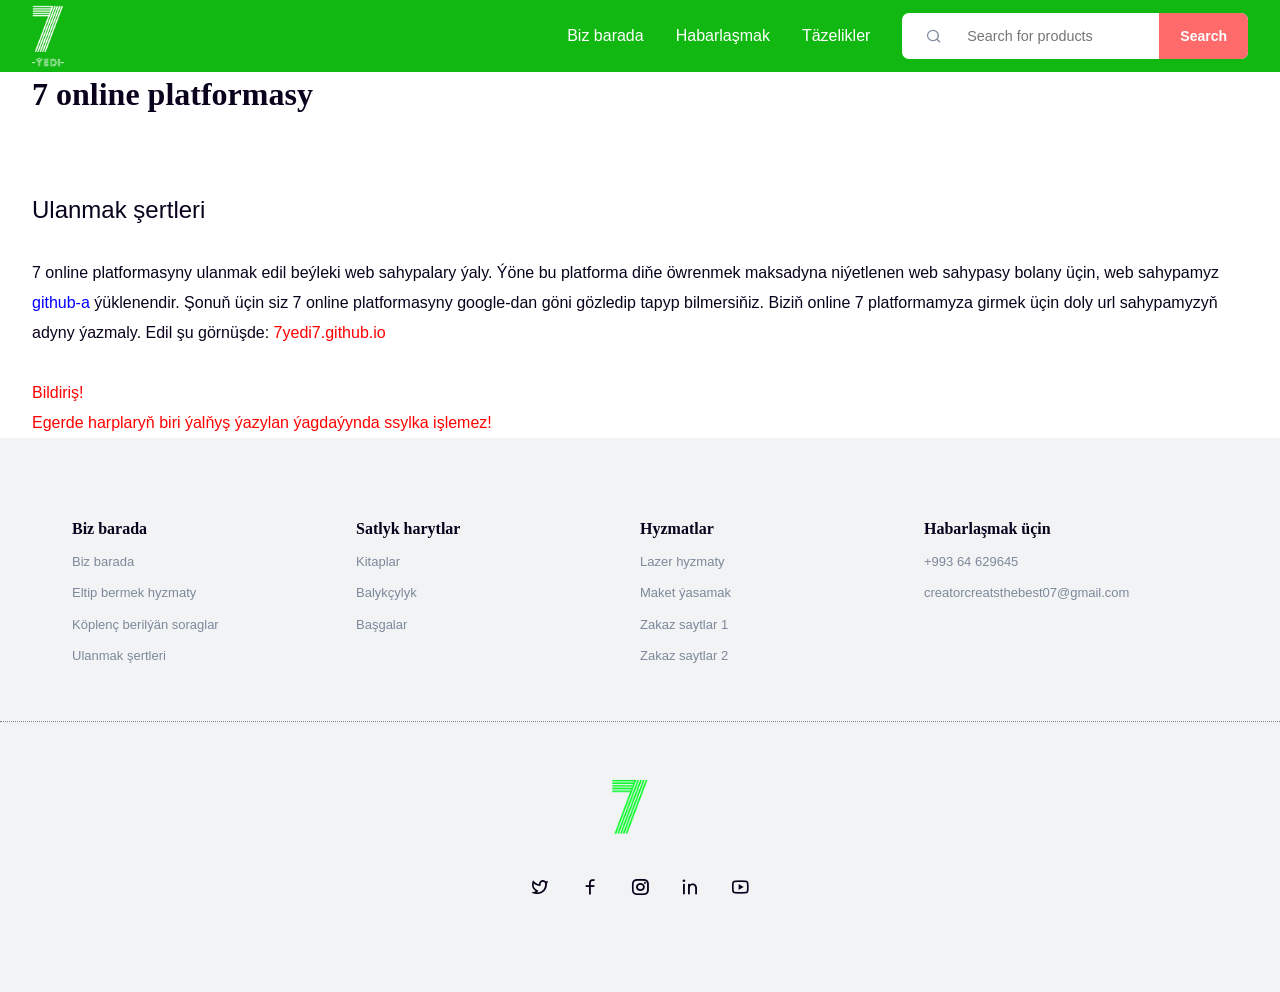
<file: ulanmak_sertleri.html>
<!DOCTYPE html>
<html lang="en">
<head>
    <meta charset="UTF-8">
    <meta name="viewport" content="width=device-width, initial-scale=1.0">
    <title>Ýedi</title>
    <link rel="stylesheet" href="./css/style.css">
    <link rel="stylesheet" href="./For_web/fonts/remixicon.css">
    <link rel="stylesheet" href="./css/menu_bottom.css">
</head>
<body>
    <div id="page" class="site">



    <!-- Left navbar created from js -->
<div id="left_navbar"></div>
<!-- left navbar end -->
    
    <!-- header nav created by js -->
<div id="header_nav"></div>
<!-- header nav end -->






    <!-- main content  -->
    
    <div class="container">
        <h4 style="font-size: 32px; margin-bottom: 18px;">7 online platformasy</h4>
    
        <p style="line-height: 30px;">
            <br><br><span style="font-size: 24px;">Ulanmak şertleri</span><br> <br>
            7 online platformasyny ulanmak edil beýleki web sahypalary ýaly. Ýöne bu platforma diňe öwrenmek maksadyna niýetlenen 
            web sahypasy bolany üçin, web sahypamyz <span style="color: blue;">github-a</span> ýüklenendir. Şonuň üçin 
            siz 7 online platformasyny google-dan göni gözledip tapyp bilmersiňiz. Biziň online 7 platformamyza girmek üçin doly url 
            sahypamyzyň adyny ýazmaly. Edil şu görnüşde: <a href="#" style="color: red">7yedi7.github.io</a>
            <br><br>
            <span style="color: red;">Bildiriş! <br>
            Egerde harplaryň  biri ýalňyş ýazylan ýagdaýynda ssylka işlemez!</span>
        </p>
    </div>


    <!-- main content end -->
                <div id="footer_text"></div>
                <!-- footer info creates by js -->
                <div id="footer_info" style="border-top: 1px dotted gray;"></div>
                <!-- footer info end -->

    <div id="menu_bottom"></div>


    

    <div id="overlay"></div>
    </div>
    <script src="./js/create_favicon.js"></script>
    <script src="./js/headerNav.js"></script>
    <script src="./js/footerInfo.js"></script>
    <script src="./js/menu_bootm.js"></script>
    <script src="./js/leftNavbar.js"></script>
    <script src="./js/create_footerText.js"></script>
    <!-- <script src="./js/products.js"></script> -->

</body>
</html>
</file>
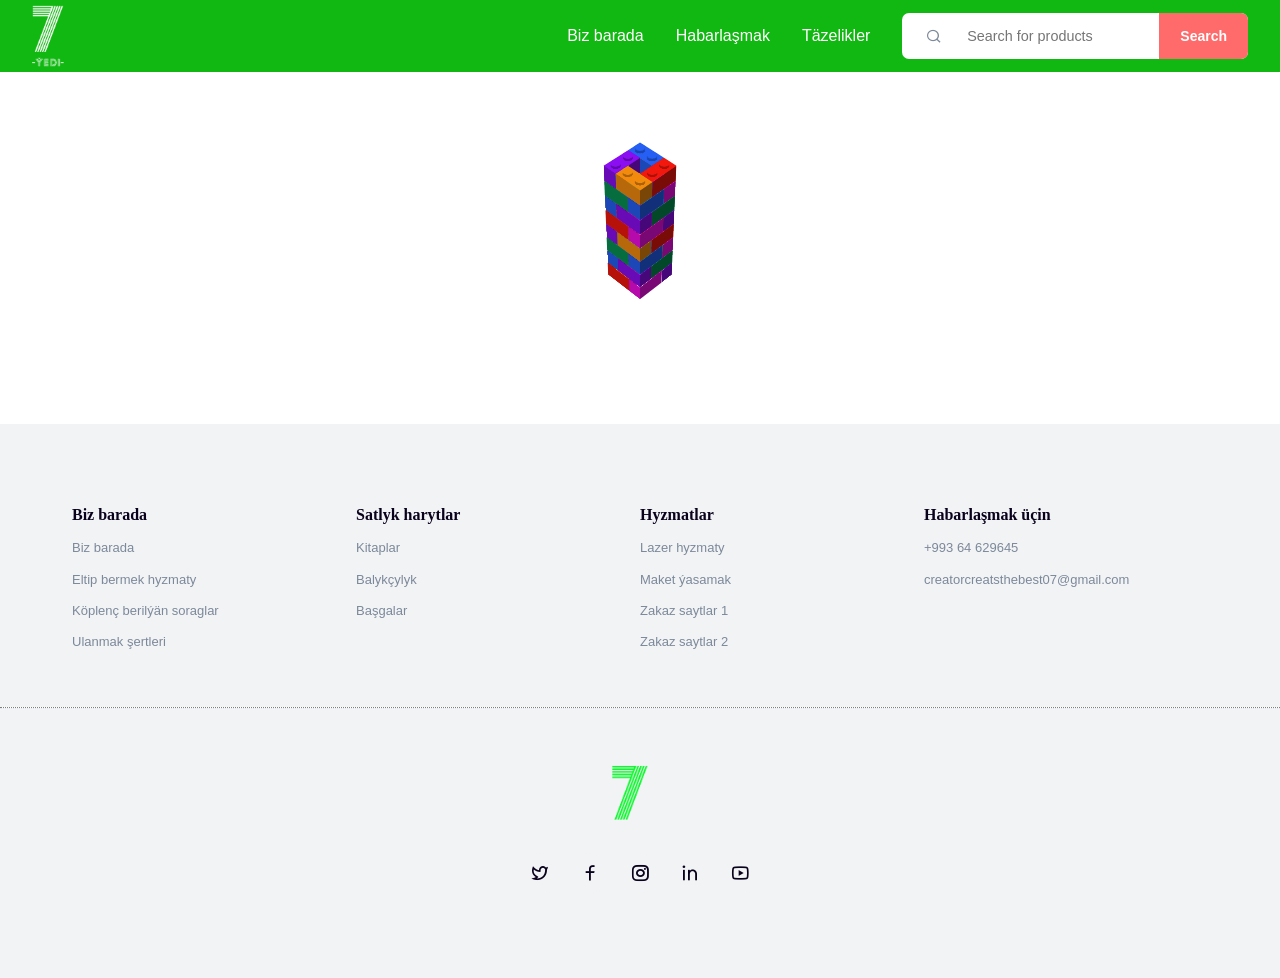
<file: yakynda.html>
<!DOCTYPE html>
<html lang="en">
<head>
    <meta charset="UTF-8">
    <meta name="viewport" content="width=device-width, initial-scale=1.0">
    <title>Ýedi</title>
    <link rel="stylesheet" href="./css/style.css">
    <link rel="stylesheet" href="./For_web/fonts/remixicon.css">
    <link rel="stylesheet" href="./css/menu_bottom.css">
    <link rel="stylesheet" href="./css/gear-loader.css">
</head>
<body>
    <div id="page" class="site">
    
            <!-- Left navbar created from js -->
<div id="left_navbar"></div>
<!-- left navbar end -->
    
    <!-- header nav created by js -->
<div id="header_nav"></div>
<!-- header nav end -->


<!-- kubik start -->

<div class="body_div">
    <!-- partial:index.partial.html -->
    <div class="main_div">
        <div class="tower">
            <div class="tower__group">
                <div class="tower__brick-layer tower__brick-layer--4">
                    <div class="tower__brick tower__brick--0">
                        <div class="tower__brick-side"></div>
                        <div class="tower__brick-side"></div>
                        <div class="tower__brick-side"></div>
                        <div class="tower__brick-side"></div>
                        <div class="tower__brick-stud"></div>
                        <div class="tower__brick-stud"></div>
                    </div>
                    <div class="tower__brick tower__brick--90 tower__brick--red">
                        <div class="tower__brick-side"></div>
                        <div class="tower__brick-side"></div>
                        <div class="tower__brick-side"></div>
                        <div class="tower__brick-side"></div>
                        <div class="tower__brick-stud"></div>
                        <div class="tower__brick-stud"></div>
                    </div>
                    <div class="tower__brick tower__brick--180 tower__brick--orange">
                        <div class="tower__brick-side"></div>
                        <div class="tower__brick-side"></div>
                        <div class="tower__brick-side"></div>
                        <div class="tower__brick-side"></div>
                        <div class="tower__brick-stud"></div>
                        <div class="tower__brick-stud"></div>
                    </div>
                    <div class="tower__brick tower__brick--270 tower__brick--purple">
                        <div class="tower__brick-side"></div>
                        <div class="tower__brick-side"></div>
                        <div class="tower__brick-side"></div>
                        <div class="tower__brick-side"></div>
                        <div class="tower__brick-stud"></div>
                        <div class="tower__brick-stud"></div>
                    </div>
                </div>
                <div class="tower__brick-layer tower__brick-layer--3">
                    <div class="tower__brick tower__brick--45 tower__brick--magenta">
                        <div class="tower__brick-side"></div>
                        <div class="tower__brick-side"></div>
                        <div class="tower__brick-side"></div>
                        <div class="tower__brick-side"></div>
                        <div class="tower__brick-stud"></div>
                        <div class="tower__brick-stud"></div>
                    </div>
                    <div class="tower__brick tower__brick--135">
                        <div class="tower__brick-side"></div>
                        <div class="tower__brick-side"></div>
                        <div class="tower__brick-side"></div>
                        <div class="tower__brick-side"></div>
                        <div class="tower__brick-stud"></div>
                        <div class="tower__brick-stud"></div>
                    </div>
                    <div class="tower__brick tower__brick--225 tower__brick--green">
                        <div class="tower__brick-side"></div>
                        <div class="tower__brick-side"></div>
                        <div class="tower__brick-side"></div>
                        <div class="tower__brick-side"></div>
                        <div class="tower__brick-stud"></div>
                        <div class="tower__brick-stud"></div>
                    </div>
                    <div class="tower__brick tower__brick--315 tower__brick--orange">
                        <div class="tower__brick-side"></div>
                        <div class="tower__brick-side"></div>
                        <div class="tower__brick-side"></div>
                        <div class="tower__brick-side"></div>
                        <div class="tower__brick-stud"></div>
                        <div class="tower__brick-stud"></div>
                    </div>
                </div>
                <div class="tower__brick-layer tower__brick-layer--2">
                    <div class="tower__brick tower__brick--0 tower__brick--red">
                        <div class="tower__brick-side"></div>
                        <div class="tower__brick-side"></div>
                        <div class="tower__brick-side"></div>
                        <div class="tower__brick-side"></div>
                        <div class="tower__brick-stud"></div>
                        <div class="tower__brick-stud"></div>
                    </div>
                    <div class="tower__brick tower__brick--90 tower__brick--green">
                        <div class="tower__brick-side"></div>
                        <div class="tower__brick-side"></div>
                        <div class="tower__brick-side"></div>
                        <div class="tower__brick-side"></div>
                        <div class="tower__brick-stud"></div>
                        <div class="tower__brick-stud"></div>
                    </div>
                    <div class="tower__brick tower__brick--180 tower__brick--purple">
                        <div class="tower__brick-side"></div>
                        <div class="tower__brick-side"></div>
                        <div class="tower__brick-side"></div>
                        <div class="tower__brick-side"></div>
                        <div class="tower__brick-stud"></div>
                        <div class="tower__brick-stud"></div>
                    </div>
                    <div class="tower__brick tower__brick--270">
                        <div class="tower__brick-side"></div>
                        <div class="tower__brick-side"></div>
                        <div class="tower__brick-side"></div>
                        <div class="tower__brick-side"></div>
                        <div class="tower__brick-stud"></div>
                        <div class="tower__brick-stud"></div>
                    </div>
                </div>
                <div class="tower__brick-layer tower__brick-layer--1">
                    <div class="tower__brick tower__brick--45 tower__brick--purple">
                        <div class="tower__brick-side"></div>
                        <div class="tower__brick-side"></div>
                        <div class="tower__brick-side"></div>
                        <div class="tower__brick-side"></div>
                        <div class="tower__brick-stud"></div>
                        <div class="tower__brick-stud"></div>
                    </div>
                    <div class="tower__brick tower__brick--135 tower__brick--magenta">
                        <div class="tower__brick-side"></div>
                        <div class="tower__brick-side"></div>
                        <div class="tower__brick-side"></div>
                        <div class="tower__brick-side"></div>
                        <div class="tower__brick-stud"></div>
                        <div class="tower__brick-stud"></div>
                    </div>
                    <div class="tower__brick tower__brick--225 tower__brick--red">
                        <div class="tower__brick-side"></div>
                        <div class="tower__brick-side"></div>
                        <div class="tower__brick-side"></div>
                        <div class="tower__brick-side"></div>
                        <div class="tower__brick-stud"></div>
                        <div class="tower__brick-stud"></div>
                    </div>
                    <div class="tower__brick tower__brick--315 tower__brick--green">
                        <div class="tower__brick-side"></div>
                        <div class="tower__brick-side"></div>
                        <div class="tower__brick-side"></div>
                        <div class="tower__brick-side"></div>
                        <div class="tower__brick-stud"></div>
                        <div class="tower__brick-stud"></div>
                    </div>
                </div>
                <div class="tower__brick-layer">
                    <div class="tower__brick tower__brick--0 tower__brick--move14">
                        <div class="tower__brick-side"></div>
                        <div class="tower__brick-side"></div>
                        <div class="tower__brick-side"></div>
                        <div class="tower__brick-side"></div>
                        <div class="tower__brick-stud"></div>
                        <div class="tower__brick-stud"></div>
                    </div>
                    <div class="tower__brick tower__brick--90 tower__brick--red tower__brick--move13">
                        <div class="tower__brick-side"></div>
                        <div class="tower__brick-side"></div>
                        <div class="tower__brick-side"></div>
                        <div class="tower__brick-side"></div>
                        <div class="tower__brick-stud"></div>
                        <div class="tower__brick-stud"></div>
                    </div>
                    <div class="tower__brick tower__brick--180 tower__brick--orange tower__brick--move16">
                        <div class="tower__brick-side"></div>
                        <div class="tower__brick-side"></div>
                        <div class="tower__brick-side"></div>
                        <div class="tower__brick-side"></div>
                        <div class="tower__brick-stud"></div>
                        <div class="tower__brick-stud"></div>
                    </div>
                    <div class="tower__brick tower__brick--270 tower__brick--purple tower__brick--move15">
                        <div class="tower__brick-side"></div>
                        <div class="tower__brick-side"></div>
                        <div class="tower__brick-side"></div>
                        <div class="tower__brick-side"></div>
                        <div class="tower__brick-stud"></div>
                        <div class="tower__brick-stud"></div>
                    </div>
                </div>
                <div class="tower__brick-layer tower__brick-layer---1">
                    <div class="tower__brick tower__brick--45 tower__brick--move10 tower__brick--magenta">
                        <div class="tower__brick-side"></div>
                        <div class="tower__brick-side"></div>
                        <div class="tower__brick-side"></div>
                        <div class="tower__brick-side"></div>
                        <div class="tower__brick-stud"></div>
                        <div class="tower__brick-stud"></div>
                    </div>
                    <div class="tower__brick tower__brick--135 tower__brick--move9">
                        <div class="tower__brick-side"></div>
                        <div class="tower__brick-side"></div>
                        <div class="tower__brick-side"></div>
                        <div class="tower__brick-side"></div>
                        <div class="tower__brick-stud"></div>
                        <div class="tower__brick-stud"></div>
                    </div>
                    <div class="tower__brick tower__brick--225 tower__brick--green tower__brick--move12">
                        <div class="tower__brick-side"></div>
                        <div class="tower__brick-side"></div>
                        <div class="tower__brick-side"></div>
                        <div class="tower__brick-side"></div>
                        <div class="tower__brick-stud"></div>
                        <div class="tower__brick-stud"></div>
                    </div>
                    <div class="tower__brick tower__brick--315 tower__brick--orange tower__brick--move11">
                        <div class="tower__brick-side"></div>
                        <div class="tower__brick-side"></div>
                        <div class="tower__brick-side"></div>
                        <div class="tower__brick-side"></div>
                        <div class="tower__brick-stud"></div>
                        <div class="tower__brick-stud"></div>
                    </div>
                </div>
                <div class="tower__brick-layer tower__brick-layer---2">
                    <div class="tower__brick tower__brick--0 tower__brick--red tower__brick--move6">
                        <div class="tower__brick-side"></div>
                        <div class="tower__brick-side"></div>
                        <div class="tower__brick-side"></div>
                        <div class="tower__brick-side"></div>
                        <div class="tower__brick-stud"></div>
                        <div class="tower__brick-stud"></div>
                    </div>
                    <div class="tower__brick tower__brick--90 tower__brick--green tower__brick--move5">
                        <div class="tower__brick-side"></div>
                        <div class="tower__brick-side"></div>
                        <div class="tower__brick-side"></div>
                        <div class="tower__brick-side"></div>
                        <div class="tower__brick-stud"></div>
                        <div class="tower__brick-stud"></div>
                    </div>
                    <div class="tower__brick tower__brick--180 tower__brick--purple tower__brick--move8">
                        <div class="tower__brick-side"></div>
                        <div class="tower__brick-side"></div>
                        <div class="tower__brick-side"></div>
                        <div class="tower__brick-side"></div>
                        <div class="tower__brick-stud"></div>
                        <div class="tower__brick-stud"></div>
                    </div>
                    <div class="tower__brick tower__brick--270 tower__brick--move7">
                        <div class="tower__brick-side"></div>
                        <div class="tower__brick-side"></div>
                        <div class="tower__brick-side"></div>
                        <div class="tower__brick-side"></div>
                        <div class="tower__brick-stud"></div>
                        <div class="tower__brick-stud"></div>
                    </div>
                </div>
                <div class="tower__brick-layer tower__brick-layer---3">
                    <div class="tower__brick tower__brick--45 tower__brick--purple tower__brick--move2">
                        <div class="tower__brick-side"></div>
                        <div class="tower__brick-side"></div>
                        <div class="tower__brick-side"></div>
                        <div class="tower__brick-side"></div>
                        <div class="tower__brick-stud"></div>
                        <div class="tower__brick-stud"></div>
                    </div>
                    <div class="tower__brick tower__brick--135 tower__brick--magenta tower__brick--move1">
                        <div class="tower__brick-side"></div>
                        <div class="tower__brick-side"></div>
                        <div class="tower__brick-side"></div>
                        <div class="tower__brick-side"></div>
                        <div class="tower__brick-stud"></div>
                        <div class="tower__brick-stud"></div>
                    </div>
                    <div class="tower__brick tower__brick--225 tower__brick--red tower__brick--move4">
                        <div class="tower__brick-side"></div>
                        <div class="tower__brick-side"></div>
                        <div class="tower__brick-side"></div>
                        <div class="tower__brick-side"></div>
                        <div class="tower__brick-stud"></div>
                        <div class="tower__brick-stud"></div>
                    </div>
                    <div class="tower__brick tower__brick--315 tower__brick--green tower__brick--move3">
                        <div class="tower__brick-side"></div>
                        <div class="tower__brick-side"></div>
                        <div class="tower__brick-side"></div>
                        <div class="tower__brick-side"></div>
                        <div class="tower__brick-stud"></div>
                        <div class="tower__brick-stud"></div>
                    </div>
                </div>
            </div>
        </div>
        <div class="message">
            <p class="message__line">Ýakynda…</p>
            <p class="message__line">Üstünde işlenip otyr!</p>
            <p class="message__line">Biz elmydam siziň bilen!<p>
            <!-- <p class="message__line">Following every step…</p>
            <p class="message__line">Being very careful not to step on the pieces…</p>
            <p class="message__line">Trying not to get finger blisters…</p>
            <p class="message__line">Might take longer to build than the Death Star…</p>
            <p class="message__line">Wrapping it up…</p> -->
        </div>
    </div>
</div>

<!-- kubik end -->


                <div id="footer_text"></div>
                <!-- footer info creates by js -->
                <div id="footer_info" style="border-top: 1px dotted gray;"></div>
                <!-- footer info end -->
    

    <div id="menu_bottom"></div>


    

    <div id="overlay"></div>
    </div>
    <script src="./js/create_favicon.js"></script>
    <script src="./js/headerNav.js"></script>
    <script src="./js/footerInfo.js"></script>
    <script src="./js/menu_bootm.js"></script>
    <script src="./js/leftNavbar.js"></script>
    <script src="./js/create_footerText.js"></script>
    <!-- <script src="./js/products.js"></script> -->

</body>
</html>
</file>
<file: css/style.css>
/* @font-face{
    font-family: Poppins;
    src: url(./For_web/Poppins/Poppins-Regular.ttf);
} */
:root {
    /* menu bottom2 */
    --clr: #222327;
    /* menu bottom2 end */

    --primary-color: #ff6b6b;
    --secondary-color: #794afa;
    --secondary-dark-color: #1c399b;
    --bg-color-green: rgb(17, 184, 17);

    --white-color: #ffffff;
    --light-bg-color: #f2f3f5;
    --light-text-color: #7c899a;
    --border-color: #e5e8ec;
    --dark-color: #0a021c;

    --font-small: 13px;
    --font-smaller: 11px;

    --percent100: 100%;
    --percent50: 50%;

    --fw3: 300;
    --fw5: 500;
    --fw6: 600;
    --fw7: 700;
    --fw8: 800;

    --trans-background-color: background-color .3s, color .3s;
    --trans-background: background-color .3s;
    --trans-color: color .3s;
}

*,::before,::after {
    box-sizing: border-box;
}

*{
    margin: 0;
    padding: 0;
}

body {
    font-family: 'Rubik', sans-serif;
    font-size: 16px;
    font-weight: 400;
    line-height: 1.4;
    color: var(--dark-color);
    background-color: var(--white-color);
}

a {
    text-decoration: none;
    color: inherit;
    -webkit-tap-highlight-color: transparent;
}

ul {
    list-style: none;
}


img {
    max-width: var(--percent100);
    vertical-align: middle;
}

strong {
    font-weight: var(--fw8);
}

table {
    border-collapse: collapse;
    border-spacing: 0;
}

input::placeholder {
    font: inherit;
}

h1,h2,h3,h4 {
    font-family: Poppins;
}

h1 {
    font-size: calc(1.3em + 1vw);
    font-weight: var(--fw8);
    line-height: 1;
}
h2{
    font-size: 2.5em;
}

h3 {
    font-size: 1.2em;
    font-weight: var(--fw7);
}
h4{
    font-size: 1em;
    font-weight: var(--fw6);
}

.container{
    max-width: 1288px;
    margin: 0 auto;
    padding: 0 0.938em;
}

.column {
    margin-left: -0.938em;
    margin-right: -0.938em;
}

.column .row {
    padding: 0 0.938em;
}

.flexwrap {
    display: flex;
    flex-wrap: wrap;
}

.flexcenter {
    display: flex;
    justify-content: center;
}
.flexitem{
    display: flex;
    align-items: center;
}
.flexcol{
    display: flex;
    flex-direction: column;
    gap: 1em;
}


.main-links a:hover{
    color: var(--secondary-color);
}

.second-links a:hover{
    color: var(--light-text-color);
}
.icon-small, .icon-large{
    display: flex;
    align-items: center;
    padding: 0 0.25em;
    font-weight: normal;
}
.icon-small {
    font-size: 1.25em;
    margin-left: auto;
}

.icon-large {
    font-size: 1.75em;
    padding: 0 0.75em 0 0;
}

.mobile-hide {
    display: none;
}
.object-cover img {
    position: absolute;
    object-fit: cover;
    width: var(--percent100);
    height: var(--percent100);
    display: block;
}
.products .media {
    position: relative;
    flex-shrink: 0;
    overflow: hidden;
}

.primary-button, .secondary-button, .light-button{
    font-size: var(--font-small);
    padding: 0.9em 2em;
    height: auto;
    width: fit-content;
    border-radius: 2em;
    transition: var(--trans-background-color);
}

.primary-button {
    background-color: var(--primary-color);
    color: var(--white-color);
}
.primary-button:hover{
    background-color: var(--dark-color);
}
.secondary-button {
    background-color: var(--secondary-dark-color);
    color: var(--white-color);
}
.secondary-button:hover{
    background-color: var(--light-bg-color);
    color: var(--secondary-dark-color); 
}

.light-button {
    background-color: var(--light-bg-color);
}
.light-button:hover{
    background-color: var(--secondary-dark-color);
    color: var(--white-color);
}
/* .view-all {
    font-size: var(--font-small);
    display: flex;
    gap: 1em;
    transition: var(--trans-color);
} */

.mini-text {
    font-size: var(--font-smaller);
    color: var(--light-text-color);
}



.box-shadow{
    border-top: 1px solid white;
    border-bottom: 1px solid white;
    box-shadow: 5px 5px 10px rgb(17, 184, 17);
}
.box-shadow:hover{
    box-shadow: 1px 1px 1px rgb(17, 184, 17);
}


























/*                 */

/*  01    HEADER  */

/*                */

:where(.off-canvas, header) li >a{
    display: flex;
    position: relative;
    line-height: inherit;
    transition:  var(--trans-color);
    margin-bottom: 10px;
}



/* HEADER TOP */

/* .header-top .wrapper {
    font-size: var(--font-small);
    font-weight: var(--fw3);
    justify-content: space-between;
    line-height: 42px;
}
.header-top .wrapper ul{
    gap: 2em;
}
.header-top li {
    position: relative;
}
.header-top ul ul{
    position: absolute;
    left: -1em;
    line-height: 2em;
    background-color: var(--white-color);
    border: 1px solid var(--border-color);
    z-index: 1;
    display: none;
} */

:where(.thetop-nav) .right ul ul li a {
    padding: 0.25em 1em;
}

:where( .thetop-nav) .right ul ul li.current a {
    background-color: var(--border-color);
}

/* .header-top li:hover ul{
    display: block;
}  */





/* HEADER NOV */
.header-nav {
    padding:  0.5em 0;
    margin-bottom: 1.5em;
    border-bottom: 1px solid var(--border-color);
}
.trigger{
    font-size: 1.5em;
    display: flex;
    padding: 0.25em;
    margin-right: 0.5em;
}

.logo a{
    font-family: Poppins;
    font-size: 1.75em;
    position: relative;
    font-weight: var(--fw8);
    display: flex;
    margin-right: 2em;
}
/* 
.circle {
    position: absolute;
    top: -15px;
    left: 0;
    width: 38px;
    height: 38px;
    border-radius: var(--percent50);
    background-color: var(--light-bg-color);
    z-index: -1;
} */

/* .circle::before{
    content: '';
    position: absolute;
    width: 28px;
    height: 28px;
    border-radius: var(--percent50);
    background-color: var(--secondary-color);
    bottom: 5px;
    right: 5px;
    opacity: .4;
} */

.header-nav nav > ul {
    line-height: 100px;
    gap: 2em;
}



.fly-item {
    position: absolute;
    height: 16px;
    font-size: var(--font-smaller);
    padding: 3px;
    text-align: center;
    line-height: 10px;
    color: var(--white-color);
}

nav .fly-item {
    top: 50%;
    margin-top: -24px;
    width: 30px;
    border-radius: 3px;
    right: -32px;
    background-color: var(--primary-color);
}


.header-nav .right .icon-large{
    position: relative;
}
.header-nav .right .fly-item {
    top: 0;
    right: 16px;
    width: 16px;
    background-color: var(--secondary-dark-color);
    border-radius: var(--percent50);
}

.mega .flexcol {
    flex: 1;
    min-width: 180px;
    padding-right: 2.5em;
    margin-bottom: 1.5em;
    z-index: 1;
}


/* HEADER MAIN, Departments Category */

.header-main {
    background-color: var(--secondary-dark-color);
    padding: 1.5em 0;
    margin-bottom: 2em;
}

.dpt-cat {
    position: relative;
    z-index: 10;
}
.dpt-cat .dpt-head {
    position: relative;
    width: 300px;
    padding: 0.75em 1.5em;
    background-color: var(--primary-color);
    border-radius: 7px 7px 0 0;
    color: var(--white-color);
    margin-bottom: -2.15em;
}

.dpt-cat .dpt-head .mini-text {
    color: var(--light-bg-color);
}
.dpt-cat .dpt-trigger {
    position: absolute;
    right: 0;
    top: 0;
    padding: 1.3em;
    height: 60px;
    width: 60px;
}

.dpt-menu > ul >li >a {
    font-size: var(--font-small);
    height: 46px;
    align-items: center;
}


.dpt-menu .has-child:hover ul{
    display: block;
}

.dpt-menu .has-child li a:hover {
    text-decoration: underline;
}



/* Search form */

.header-main .right{
    flex: 1;
}
form {
    position: relative;
}
form.search input {
    line-height: 3.25em;
    padding: 0 7em 0 4.5em;
    border: 0;
    outline: 0;
    width: var(--percent100);
    border-radius: 7px;
    font-size: 0.9em;
    font-weight: var(--fw3);
}

form.search :where(span, button) {
    position: absolute;
    top: 0;
    padding: 0.55em 1.5em;
    font-size: 1em;
    color: var(--light-text-color);
    height: var(--percent100);
}
form.search button{
    right: 0;
    border: 0;
    outline: 0;
    font-size: 0.875em;
    font-weight: var(--fw8);
    background-color: var(--primary-color);
    color: var(--white-color);
    border-radius: 0 7px 7px 0;
    cursor: pointer;
    transition: var(--trans-background);
}

form.search button:hover{
    background-color: var(--dark-color);
}



/* Responsive MENU */

.site-off{
    position: fixed;
    width: 320px;
    height: var(--percent100);
    background-color: var(--white-color);
    overflow: auto;
    z-index: 1000;
    transform: translateX(-100%);
    visibility: hidden;
    transition: transform .4s visibility .4s;
    will-change: transform, visibility;
}
.showmenu .site-off{
    transform: translateX(0);
    visibility: visible;
    transform: transform .4s 0s, visibility 0s 0s;
}

.off-canvas {
    width: var(--percent100);
    height: var(--percent100);
    touch-action: auto;
    padding: 1.5em;
}
.off-canvas .canvas-head {
    color: var(--white-color);
    justify-content: space-between;
    padding: 1.5em;
    margin: -1.5em -1.5em 1.5em;
    background-color: var(--secondary-dark-color);
    border-bottom-right-radius: 160px 25px;
}
.off-canvas .canvas-head .logo {
    z-index: 10;
    position: relative;
}

.off-canvas .canvas-head .logo .circle {
    opacity: .75;
}
.t-close {
    font-size: 1.25em;
    width: 32px;
    height: 32px;
    border-radius: var(--percent50);
    background-color: var(--secondary-dark-color);
    color: var(--white-color);
    transition: var(--trans-background-color);
    justify-content: center;
    align-items: center;
}
.t-close:hover {
    background-color: var(--white-color);
    color: var(--secondary-dark-color);
    opacity: .75;
    
}
.off-canvas .dpt-head {
    font-size: var(--font-small);
    padding: 1em;
    margin-bottom: 1em;
    text-align: center;
    background-color: var(--light-bg-color);
    border-radius: 7px 7px 0 0;
}

.off-canvas .has-child > :where(ul, .mega) {
    font-size: var(--font-small);
    font-weight: var(--fw3);
    line-height: 28px;
    padding-left: 3em;
    height: auto;
    max-height: 0;
    overflow: hidden;
    transition: max-height .3s cubic-bezier(0.215, 0.610, 0.355, 1);
}
.off-canvas .expand > :where(ul, .mega) {
    max-height: 2000px;
    
}
.off-canvas .thetop-nav ul, .off-canvas nav > ul {
    flex-direction: column;
    align-items: flex-start;
    font-size: var(--font-small);
    line-height: 36px;
    padding-top: 1.25em;
    margin: 1.25em 0;
    border-top: 1px solid var(--border-color);
    border-bottom: 3px dotted var(--border-color);
    /* margin-bottom: 20px; */
}


/* cepdaki panelin icindaki ul font uytgetmek ucin */
nav span{
    font-weight: var(--fw6);
}



.off-canvas nav .mega {
    padding: 0;
}
.off-canvas nav .mega .products {
    display: none;
}
.off-canvas .has-child .icon-small {
    padding: 0.5em;
    line-height: initial;
}
.off-canvas .dpt-menu .icon-small i {
    transform: rotate(90deg);
}
.off-canvas .has-child {
    width: var(--percent100);
}
.off-canvas .thetop-nav .right >ul > :where(:nth-child(4), li:nth-child(5)) > a {
    display: none;
}
.off-canvas .thetop-nav .right ul ul {
    display: flex;
    flex-direction: row;
}
.off-canvas .thetop-nav .right ul ul li a {
    padding: 0.5em;
    border: 1px solid --border-color;
    line-height: 16px;
    margin: 0 0.5em 0.5em 0;
}


/* SLIDER */

.slider > div > .wrapper {
    margin-left: auto;
}
.slider .item {
    position: relative;
    height: 474px;
}
.slider .item::before{
    content: "";
    position: absolute;
    top: 30%;
    left: 0;
    width: 450px;
    height: 300px;
    background-color: var(--white-color);
    z-index: 1;
    filter: blur(50px);
    opacity: .8;
}
.slider .text-content {
    position: relative;
    height: var(--percent100);
    justify-content: flex-end;
    padding: 0 0 10% 10%;
    z-index: 1;
}
.slider h4{
    font-size: var(--font-small);
    font-weight: var(--fw7);
    width: fit-content;
    padding: 4px 10px;
    background-color: var(--dark-color);
    color: var(--white-color);
    border-radius: 4px;
}
.text-content :where(h2, h3) span:first-child {
    font-weight: var(--fw3);
    color: var(--light-text-color);
}
.text-content :where(h2, h3) span:last-child{
    color: var(--secondary-color);
    text-transform: uppercase;
    letter-spacing: -1px;
}

.swiper-pagination .swiper-pagination-bullet-active {
    background-color: var(--secondary-dark-color);
}


/* Brands */

/* .brands .wrapper {
    justify-content: space-around;
    flex-wrap: wrap;
    padding: 2em 0;
}
.brands .item img {
    opacity: .25;
    transition: opacity .3s;
}

.brands .item a:hover img {
    opacity: 1;
} */


/* Product Block Style */

.sectop {
    justify-content: space-between;
    padding-bottom: 0.5em;
    margin-bottom: 2em;
    border-bottom: 1px solid var(--border-color);
}
.sectop h2{
    position: relative;
    font-size: 1.5em;
    font-weight: var(--fw7);
}
.sectop h2 span:not(.circle) {
    padding:  0 0 0 2em;
}
.sectop h2 .circle {
    top: -5px;
}



/* GLOBAL PRODUCT */

/* .products .offer {
    text-align: center;
    margin-bottom: 1.5em;
}

.products .offer p {
    text-transform: uppercase;
    margin-bottom: 0.5em;
}
.products .offer ul {
    gap: 1em;
}
.products .offer ul li {
    position: relative;
    width: 34px;
    height: 34px;
    padding: 0.5em;
    line-height: initial;
    color: var(--secondary-dark-color);
    background-color: var(--light-bg-color);
    border-radius: 5px;
}
.products .offer ul li:not(:last-child)::before {
    content: ':';
    position: absolute;
    right: -0.6em;
    color: var(--light-text-color);
} */
.products :where(.image, .thumbnail) img {
    transition: transform .3s;
}
.products :where(.image, .thumbnail):hover img {
    transform: scale(1.1);
}

.products .hoverable {
    position: absolute;
    top: 0;
    right: 0;
}
.products .hoverable li a {
    display: flex;
    align-items: center;
    justify-content: center;
    width: 28px;
    height: 28px;
    padding: 0.25em;
    margin: 0.25em;
    border-radius: var(--percent50);
    line-height: 1;
    background-color: var(--white-color);
    opacity: .5;
    transition: var(--trans-background-color), opacity .3s;
}
.products .item:hover .hoverable li a {
    opacity: 1;
}
.products .hoverable li a:hover {
    color: var(--white-color);
    background-color: var(--dark-color);
}
.products .hoverable li:active a:hover {
    background-color: var(--primary-color);
}
.products .hoverable li:not(.active) {
    transform: translateX(100%);
    opacity: 0;
    transition: transform .3s opacity .2s;
}
.products .item:hover .hoverable li {
    transform: translateX(0);
    opacity: 1;
}
.products .hoverable li:last-child {
    transition-delay: .1s;
}

/* .products .discount {
    top: auto;
    right: 0;
    left: auto;
    bottom: 0;
    background-color: transparent;
    z-index: 1;
} */
    /* .products .discount::before {
        background-color: var(--dark-color);
    } */
/* .products .discount span {
    position: relative;
    top: 12px;
    left: 0;
    font-size: var(--font-smaller);
    font-weight: var(--fw5);
    color: var(--white-color);
} */
.products .content {
    display: flex;
    flex-direction: column;
}
.products:where(.big, .main, .one) .content {
    gap: 1em;
    margin-top: 1.25em;
}
/* .products .rating {
    display: flex;
    align-items: center;
    gap: 0.5em;
} */
/* .products .stars {
    width: 800px;
    height: 200px;

} */
.stars .ri-star-fill{
    color: rgb(235, 197, 82);
    font-weight: var(--fw8);
    padding-right: 1px;
}
.products h3 {
    font-family: Poppins;
    font-size: 1em;
    overflow: hidden;
    text-overflow: ellipsis;
    -webkit-line-clamp: 2;
    display: -webkit-box;
    -webkit-box-orient: vertical;
}
.products h3 a:hover {
    text-decoration: underline;
}
.products .price .current {
    font-size: calc(1em + 1vw);
    color: var(--primary-color);
    margin-right: 0.25em;
}

.products .price .normal {
    color: var(--light-text-color);
    text-decoration: line-through;
}
/* .products .stock .qty{
    display: flex;
    justify-content: space-between;
} */
/* .products .stock .bar {
    height: 3px;
    margin-top: 1em;
    background-color: var(--border-color);
    overflow: hidden;
} */
/* .products .stock .available {
    height: 3px;
    width: 21%;
    background-color: var(--secondary-color);
} */


.products .item {
    display: flex;
    position: relative;
}
/* .products .stock-danger {
    color: var(--primary-color);
} */






.flexwrap .row {
    flex: 0 0 100%;
    width: 100%;
    margin-top: 24px;
}




/* Main Products */

.products.main .item {
    flex-direction: column;
    flex: 0 0 100%;
    padding: 0 0.938em;
    padding-bottom: 2em;
}
.products.main .media {
    height: 390px;
}

.mini-links ul {
    font-size: var(--font-small);
    color: var(--light-text-color);
    margin-top: 1em;
}
.banners .second-links {
    margin-top: 2em;
}
.mini-links li a:hover {
    text-decoration: underline;
}



/* Widgets */

.widgets {
    padding: 3.5em 2.5em;
    background-color: var(--light-bg-color);

}

/* Footer info */

.footer-info {
    border-top: 1px dotted var(--border-color);
    padding: 3.5em 0 5em;
    background-color: var(--light-bg-color);
}
.footer-info .wrapper .flexcol {
    align-items: center;
    gap: 0;
}
.footer-info ul li a {
    font-size: 1.25em;
    display: flex;
    align-items: center;
    justify-content: center;
    width: 40px;
    height: 40px;
    background-color: var(--light-bg-color);
    border-radius: var(--percent50);
    margin: 0.25em;
    transition: var(--trans-background);
}

.footer-info ul li a:hover {
    background-color: var(--border-color);
}
.footer-info .logo a{
    margin: 0 0 1em -0.75em;
    width: 38px;
}

.footer-info .mini-text {
    margin-top: 2em;
    text-align: center;
}


/* BUTTON MENU */

.menu-bottom {
    position: fixed;
    left: 0;
    right: 0;
    bottom: 0;
    height: 60px;
    background-color: var(--white-color);
    box-shadow: 0 -2px 10px rgb(0 0 0 / 10%);
    z-index: 900;
}
.menu-bottom nav li{
    flex: 1;
}
.menu-bottom nav li a {
    position: relative;
    display: flex;
    flex-direction: column;
    align-items: center;
    padding: 0.5em 0;
    color: var(--light-text-color);
    transition: var(--trans-color);
}
.menu-bottom nav li a:hover{
    color: var(--dark-color);
}
.menu-bottom nav li a span {
    font-size: var(--font-smaller);
}
.menu-bottom nav li a i {
    font-size: 1.25em;
}
.menu-bottom .fly-item {
    right: 50%;
    width: 16px;
    border-radius: var(--percent50);
    margin-right: -20px;
    background-color: var(--secondary-dark-color);
}



/* BOTTOM MENU
SEARCH
*/
.search-bottom {
    position: fixed;
    top: 0;
    width: var(--percent100);
    padding: 2.5em 0;
    background-color: var(--bg-color-green);
    border-bottom-left-radius: 18px;
    z-index: 1000;
    visibility: hidden;
    opacity: 0;
    will-change: visibility, opacity;
    /* visibility: inherit;
    opacity: 1; */
}
.showsearch{
    visibility: inherit;
    opacity: 1;
}
.search-bottom .t-close {
    position: absolute;
    top: 86px;
    right: 0;
}

.t-close_changed{
    border-radius: 0;
    border-bottom-left-radius: 18px;
    border-bottom-right-radius: 18px;
    background-color: var(--bg-color-green);
}

/* overlay */

#overlay {
    position: fixed;
    width: var(--percent100);
    height: var(--percent100);
    top: 0;
    left: 0;
    z-index: 999;
    background-color: rgba(0, 0, 0, 0.4);
    visibility: hidden;
    opacity: 0;
    will-change: visibility, opacity;
}
.overlay_2 {
    opacity: 1;
    visibility: inherit;
}





/* logo 7 */
.header-nav {
    background-color: var(--bg-color-green);
}


.logo_left{
    width: 28px;
}

.header-nav .right {
    position: relative;
}


.header-nav .wrapper {
    position: relative;
    height: 62px;
}

.header-nav .left {
    position: relative;
    margin-right: auto;
}



@media screen and (min-width: 481px) {
    .products.main .item {
        flex: 0 0 50%;
    }
    
}



@media screen and (min-width: 768px) {
    .products .price .current{
        font-size: 1.25em;
    }
    .products.mini,
    .widgets .row{
        flex: 0 0 50%;
    }
    .products.main .item {
        flex: 0 0 33.3333%;
    }
    .logo_nav_container {
        position: absolute;
        bottom: -63px;
        right: -36px;
        width: 108px;
    }
}

@media screen and (min-width: 992px) {

    .container {
        padding: 0 2em;
    }
    .desktop-hide{
        display: none;
    }
    .mobile-hide {
        display: block;
    }
    .logo a {
        margin-right: 2em;
    }
    .header-nav {
        padding: 0;
        margin: 0;
        border-bottom: 0;
    }
    .header-nav .right li > a{
        margin-left: 1em;
    }
    

    /* mega menu */
    nav .mega {
        position: absolute;
        width: var(--percent100);
        height: auto;
        top: auto;
        left: 0;
        right: 0;
        padding: 2.5em;
        line-height: 2em;
        background-color: var(--light-bg-color);
        box-shadow: rgb(0 0 0 / 20%) 0 30px 20px -30px;
        z-index: 100;

        display: none;
    }
    nav li.has-child:hover .mega{
        display: block;
    }
    nav .mega .wrapper{
        display: flex;
    }
    nav .mega h4 {
        font-size: 0.8em;
        text-transform: uppercase;
    }
    nav .mega ul{
        font-size: var(--font-small);
    }
    nav .mega .women-brands {
        display: flex;
        flex-wrap: wrap;
        max-width: 100px;
    }
    nav .mega .women-brands li {
        min-width: 80px;
    }
    nav .mega .view-all {
        margin-top: 1em;
    }
    nav .mega .products {
        flex: 2;
        padding: 0;
        align-items: center;
        position: relative;
    }
    nav .mega .products .row{
        width: var(--percent100);
    }
    nav .mega .products .media{
        height: 400px;
    }
    nav .mega .products .text-content{
        line-height: initial;
        display: flex;
        flex-direction: column;
        align-items: center;
        gap: 0.5em;
        margin-top: 0.5em;
        position: absolute;
        bottom: 4em;
        width: var(--percent100);
    }
    nav .mega .products .text-content h4{
        font-size: 2em;
        font-weight: var(--fw8);
        text-align: center;
        color: var(--secondary-dark-color);
    }
    .header-main .right {
        max-width: 600px;
        margin-left: auto;
    }
    /* Departmnet-menu */
    .dpt-menu {
        position: absolute;
        top: var(--percent100);
        width: 300px;
        background-color: var(--white-color);
        border: 1px solid var(--border-color);
        border-top: 0;
        border-bottom: 0;
    }
    .dpt-menu > ul > li >a {
        font-weight: var(--fw5);
        padding: 0 1.5em;
        border-bottom: 1px solid var(--border-color);
    }

    .dpt-menu .has-child > ul, .dpt-menu .mega{
        position: absolute;
        top: 0;
        left: var(--percent100);
        width: var(--percent100);
        height: auto;
        min-height: var(--percent100);
        padding: 1.5em;
        font-size: var(--font-small);
        line-height: 2.5em;
        border: 1px solid var(--border-color);
        border-top: 0;
        display: none;
        background-position: right bottom;
        background-repeat: no-repeat;
        background-size: cover;
    }

    .dpt-menu .mega {
        display: none;
    }
    .dpt-menu .beauty > ul {
        background-image: url(../assets/menu/menu_bg1.jpg);
    }
    .dpt-menu .electric >ul{
        background-image: url(../assets/menu/menu_bg2.jpg);
    }
    .dpt-menu .fashion >ul{
        background-image: url(../assets/menu/menu_bg3.jpg);
    }
    .dpt-menu .homekit .mega {
        background-image: url(../assets/menu/menu_bg4.jpg);
    }

    .dpt-menu .has-child >:where(ul,.mega)::before{
        content: "";
        position: absolute;
        top: 0;
        left: 0;
        right: 0;
        bottom: 0;
        background: linear-gradient(90deg, rgba(225, 225, 225,1) 0%, rgba(225, 225, 225, 0));
    }


    .dpt-menu .mega {
        width: auto;
        min-width: var(--percent100);
    }
    .dpt-menu .has-child:hover .mega {
    display: flex;
    }

    /*  Slider */

    .slider > div > .wrapper {
        width: calc(100% - (300px + 2em));
        margin-left: auto;
    }

    .trending .products,
    .product-categories .row{
        flex: 0 0 50%;
    }

    .products.big .media {
        max-height: 373px;
    }
    .products.main .item,
    .widgets .row {
        flex: 0 0 25%;
    }

    /* footer */
    .newsletter .box {
        display: flex;
        justify-content: space-between;
        align-items: center;
    }



    /* header nav logo */
    .logo_nav_container {
        position: absolute;
        bottom: -63px;
        right: -32px;
        width: 108px;
    }

    .header-nav .right_desktop {
        position: relative;
        display: flex;
        align-items: center;
        gap: 2em;
    }
    .header-nav .right_desktop ul
    {
        display: flex;
        gap: 2em;
        color: var(--white-color);
    }
    .header-nav .right_desktop ul li a:hover{
        text-decoration: underline;
        font-size: 18px;
    }


    .header-nav .wrapper {
        position: relative;
        height: 72px;
        background-color: var;
    }

    .header-nav .left_desktop {
        position: relative;
        margin-right: auto;
        margin-left: 0;
    }
    .container_img {
        display: flex;
    }
    .when_big_img{
        width: 400px;
        object-fit: cover;
    }
    .main_content{
        position: relative;
        width: 100%;
    }
    .three_butoons_container{
        position: absolute;
        bottom: 0;
        right: 0;
        display: flex;
        align-items: end;
        width: 100%;
    }
    .w-100{
        width: 100%;
    }
    .products_widely .main_content{
        margin: 40px 5px;
    }
    .products_widely .main_content p{
        margin: 40px 5px;
    }
    .main_content b{
        font-size: 32px;
    }
    .main_content p{
        font-size: 24px;
    }
}
</file>
<file: css/menu_bottom.css>
.body_menu_bottom 
{
    position: fixed;
    left: 0;
    right: 0;
    bottom: 0;
    height: 60px;
    background-color: var(--white-color);
    box-shadow: 0 -2px 10px rgb(0 0 0 / 10%);
    z-index: 900;
}
.navigation{
    width: 100%;
    height: 70px;
    background: white;
    position: relative;
    display: flex;
    justify-content: center;
    align-items: center;
    border-radius: 10px;
    background-color: rgb(17, 184, 17);
}
.navigation ul{
    display: flex;
    width: 100%;
}
.navigation ul li{
    position: relative;
    list-style: none;
    width: 100%;
    height: 70px;
    z-index: 1;
}
.navigation ul li a{
    position: relative;
    display: flex;
    justify-content: center;
    align-items: center;
    flex-direction: column;
    width: 100%;
    text-align: center;
    font-weight: 500;
}
.navigation ul li .icon{
    position: relative;
    display: block;
    line-height: 75px;
    font-size: 1.5em;
    text-align: center;
    transition: 0.5s;
    color: var(--clr);
}
.navigation ul li.active .icon{
    transform: translateY(-35px);
}
.navigation ul li a .text{
    position: absolute;
    color: var(--clr);
    font-weight: 400;
    font-size: 0.75em;
    letter-spacing: 0.05em;
    transition: 0.5s;
    opacity: 0;
}
.navigation ul li.active a .text{
    opacity: 1;
    transform: translateY(10px);
}
.indicator{
    position: absolute;
    top: -35px;
    width: 70px;
    height: 70px;
    background: #1c399b;
    border-radius: 50%;
    border: 6px solid white;
    transition: 0.5s;
}
/* .indicator::before{
    content: '';
    position: absolute;
    top:50%;
    left: -22px;
    width: 20px;
    height: 20px;
    background: transparent;
    border-top-right-radius: 20px;
    box-shadow: 1px -10px 0 0 white;
}

.indicator::after{
    content: '';
    position: absolute;
    top:50%;
    right: -22px;
    width: 20px;
    height: 20px;
    background: transparent;
    border-top-left-radius: 20px;
    box-shadow: -1px -10px 0 0 white;
} */
/* .navigation ul li:nth-child(1).active ~.indicator{
    transform: translateX(calc(349px));
}
.navigation ul li:nth-child(2).active ~.indicator{
    transform: translateX(calc(100%*1));
}
.navigation ul li:nth-child(3).active ~.indicator{
    transform: translateX(calc(100%*2));
}
.navigation ul li:nth-child(4).active ~.indicator{
    transform: translateX(calc(100%*3));
}
.navigation ul li:nth-child(5).active ~.indicator{
    transform: translateX(calc(100%*4));
} */






.white {
    color: white;
}
.active i{
    color: rgb(255, 255, 255);
}
</file>
<file: css/gorkezme.css>
.container {
    width: 80%; 
    margin: 0 auto;
    padding: 20px;
    justify-content: center;
    display: flex;
}
h2{
    margin-bottom: -30px;
}
img {

        width: 100%;
        height: 100%;
        object-fit: cover;
        border: 5px solid;
        margin: 50px 0;
    }
.box{
    padding: 5px 0;
}

.text-center{
    display: flex;
    justify-content: center;
}
.duwmeler{
    display: flex;
    justify-content: space-between;
    margin-top: -50px;
}
button{
    padding: 10px 20px;
    font-size: 26px;
    background-color: greenyellow;
    border-radius: 15px;
}


@media (max-width: 768px) {
    .container {
      width: 95%;
    }
  }
</file>
<file: css/gear-loader.css>
* {
	border: 0;
	box-sizing: border-box;
	margin: 0;
	padding: 0;
}
:root {
	--hue: 223;
	--bg: hsl(var(--hue),90%,90%);
	--fg: hsl(var(--hue),90%,10%);
	--primary: hsl(var(--hue),90%,55%);
	--red: hsl(3,90%,50%);
	--orange: hsl(33,90%,50%);
	--green: hsl(153,90%,30%);
	--purple: hsl(273,90%,50%);
	--magenta: hsl(303,90%,50%);
	--trans-dur: 0.3s;
	font-size: calc(16px + (20 - 16) * (100vw - 320px) / (1280 - 320));
}
.body_div {
	background-color: white;
	color: var(--fg);
	font: 1em/1.5 "Varela Round", sans-serif;
	/* height: 100vh; */
	display: grid;
	place-items: center;
	transition:
		background-color var(--trans-dur),
        color var(--trans-dur);
}
.main_div {
	padding: 1.5em 0;
}
.message {
	height: 1.5em;
	position: relative;
	text-align: center;
}
.message__line {
	animation: message-fade-in-out 5s linear;
	opacity: 0;
	position: absolute;
	inset: 0;
	text-align: center;
}
.message__line:nth-child(2) { animation-delay: 5s; }
.message__line:nth-child(3) { animation-delay: 10s; }
.message__line:nth-child(4) { animation-delay: 15s; }
.message__line:nth-child(5) { animation-delay: 20s; }
.message__line:nth-child(6) { animation-delay: 25s; }
.message__line:nth-child(7) { animation-delay: 30s; }

.message__line:last-child {
	animation-name: message-fade-in;
	animation-delay: 35s;
	animation-fill-mode: forwards;
}
.tower,
.tower__brick,
.tower__brick-layer,
.tower__brick-side,
.tower__brick-stud,
.tower__group {
	transform-style: preserve-3d;
}
.tower {
	margin: 0 auto 1.5em auto;
	position: relative;
	perspective: 800px;
	width: 16em;
	height: 16em;
}
.tower__brick,
.tower__brick-layer,
.tower__brick-side,
.tower__brick-stud,
.tower__group {
	position: absolute;
}
.tower__brick,
.tower__brick-side,
.tower__group {
	animation-duration: 16s;
	animation-timing-function: linear;
	animation-iteration-count: infinite;
}
.tower__brick,
.tower__brick-side {
	background-color: var(--primary);
}
.tower__brick {
	background-image: radial-gradient(100% 100% at center,hsla(0,0%,0%,0.3) 0.3em,hsla(0,0%,0%,0) 0.3em);
	background-size: 1em 1em;
	width: 2em;
	height: 1em;
}
.tower__brick-layer--4 {
	transform: translateZ(4.8em);
}
.tower__brick-layer--3 {
	transform: translateZ(3.6em);
}
.tower__brick-layer--2 {
	transform: translateZ(2.4em);
}
.tower__brick-layer--1 {
	transform: translateZ(1.2em);
}
.tower__brick-layer---1 {
	transform: translateZ(-1.2em);
}
.tower__brick-layer---2 {
	transform: translateZ(-2.4em);
}
.tower__brick-layer---3 {
	transform: translateZ(-3.6em);
}
.tower__brick-side {
	bottom: 100%;
	left: 0;
	width: 100%;
	height: 1.2em;
	transform: rotateX(90deg);
	transform-origin: 50% 100%;
}
.tower__brick-side:nth-child(2) {
	top: 0;
	bottom: auto;
	left: 100%;
	width: 1.2em;
	height: 100%;
	transform: rotateY(90deg);
	transform-origin: 0 50%;
}
.tower__brick-side:nth-child(3) {
	top: 100%;
	left: 0;
	width: 100%;
	height: 1.2em;
	transform: rotateX(-90deg);
	transform-origin: 50% 0;
}
.tower__brick-side:nth-child(4) {
	top: 0;
	right: 100%;
	bottom: auto;
	left: auto;
	width: 1.2em;
	height: 100%;
	transform: rotateY(-90deg);
	transform-origin: 100% 50%;
}
.tower__brick-side:nth-child(even),
.tower__brick--90 .tower__brick-side:nth-child(odd),
.tower__brick--135 .tower__brick-side:nth-child(odd),
.tower__brick--270 .tower__brick-side:nth-child(odd),
.tower__brick--315 .tower__brick-side:nth-child(odd) {
	animation-name: brick-side-1;
	filter: brightness(0.5);
}
.tower__brick-side:nth-child(odd),
.tower__brick--90 .tower__brick-side:nth-child(even),
.tower__brick--135 .tower__brick-side:nth-child(even),
.tower__brick--270 .tower__brick-side:nth-child(even),
.tower__brick--315 .tower__brick-side:nth-child(even) {
	animation-name: brick-side-2;
	filter: brightness(0.75);
}
.tower__brick-stud {
	background-color: inherit;
	border-radius: 50%;
	top: 0.2em;
	left: 0.2em;
	width: 0.6em;
	height: 0.6em;
	transform: translateZ(0.2em);
}
.tower__brick-stud:nth-child(6) {
	left: 1.2em;
}
.tower__brick--0 {
	transform: translate3d(-1.5em,-1.5em,0);
}
.tower__brick--45 {
	transform: translate3d(-0.5em,-1.5em,0);
}
.tower__brick--90 {
	transform: translate3d(0,-1em,0) rotateZ(90deg);
}
.tower__brick--135 {
	transform: translate3d(0,0,0) rotateZ(90deg);
}
.tower__brick--180 {
	transform: translate3d(-0.5em,0.5em,0);
}
.tower__brick--225 {
	transform: translate3d(-1.5em,0.5em,0);
}
.tower__brick--270 {
	transform: translate3d(-2em,0,0) rotateZ(-90deg);
}
.tower__brick--315 {
	transform: translate3d(-2em,-1em,0) rotateZ(-90deg);
}
.tower__brick--red,
.tower__brick--red .tower__brick-side {
	background-color: var(--red);
}
.tower__brick--orange,
.tower__brick--orange .tower__brick-side {
	background-color: var(--orange);
}
.tower__brick--green,
.tower__brick--green .tower__brick-side {
	background-color: var(--green);
}
.tower__brick--purple,
.tower__brick--purple .tower__brick-side {
	background-color: var(--purple);
}
.tower__brick--magenta,
.tower__brick--magenta .tower__brick-side {
	background-color: var(--magenta);
}
.tower__brick--move1 { animation-name: brick-move-1; }
.tower__brick--move2 { animation-name: brick-move-2; }
.tower__brick--move3 { animation-name: brick-move-3; }
.tower__brick--move4 { animation-name: brick-move-4; }
.tower__brick--move5 { animation-name: brick-move-5; }
.tower__brick--move6 { animation-name: brick-move-6; }
.tower__brick--move7 { animation-name: brick-move-7; }
.tower__brick--move8 { animation-name: brick-move-8; }
.tower__brick--move9 { animation-name: brick-move-9; }
.tower__brick--move10 { animation-name: brick-move-10; }
.tower__brick--move11 { animation-name: brick-move-11; }
.tower__brick--move12 { animation-name: brick-move-12; }
.tower__brick--move13 { animation-name: brick-move-13; }
.tower__brick--move14 { animation-name: brick-move-14; }
.tower__brick--move15 { animation-name: brick-move-15; }
.tower__brick--move16 { animation-name: brick-move-16; }

.tower__group {
	animation-name: brick-group;
	top: 50%;
	left: 50%;
	transform: rotateX(45deg) rotateZ(45deg);
}

/* Dark theme */
@media (prefers-color-scheme: dark) {
	:root {
		--bg: hsl(var(--hue),90%,10%);
		--fg: hsl(var(--hue),90%,90%);
	}
}

/* Animations */
@keyframes brick-group {
	from { transform: rotateX(45deg) rotateZ(0.125turn) translateZ(0); }
	to { transform: rotateX(45deg) rotateZ(2.125turn) translateZ(-4.8em); }
}
@keyframes brick-side-1 {
	from, 25%, 50%, 75%, to { filter: brightness(0.5); }
	12.5%, 37.5%, 62.5%, 87.5% { filter: brightness(0.75); }
}
@keyframes brick-side-2 {
	from, 25%, 50%, 75%, to { filter: brightness(0.75); }
	12.5%, 37.5%, 62.5%, 87.5% { filter: brightness(0.5); }
}
@keyframes brick-move-1 {
	from { animation-timing-function: ease-in; transform: translate3d(0,0,0) rotateZ(90deg); }
	1.25% { animation-timing-function: linear; transform: translate3d(0,0,-0.4em) rotateZ(90deg); }
	2.5% { transform: translate3d(2em,0,-0.4em) rotateZ(90deg); }
	3.75% { transform: translate3d(2em,0,10em) rotateZ(90deg); }
	5% { animation-timing-function: ease-out; transform: translate3d(0,0,10em) rotateZ(90deg); }
	6.25%, to { transform: translate3d(0,0,9.6em) rotateZ(90deg); }
}
@keyframes brick-move-2 {
	from, 6.25% { animation-timing-function: ease-in; transform: translate3d(-0.5em,-1.5em,0); }
	7.5% { animation-timing-function: linear; transform: translate3d(-0.5em,-1.5em,-0.4em); }
	8.75% { transform: translate3d(-0.5em,-3.5em,-0.4em); }
	10% { transform: translate3d(-0.5em,-3.5em,10em); }
	11.25% { animation-timing-function: ease-out; transform: translate3d(-0.5em,-1.5em,10em); }
	12.5%, to { transform: translate3d(-0.5em,-1.5em,9.6em); }
}
@keyframes brick-move-3 {
	from, 12.5% { animation-timing-function: ease-in; transform: translate3d(-2em,-1em,0) rotateZ(-90deg); }
	13.75% { animation-timing-function: linear; transform: translate3d(-2em,-1em,-0.4em) rotateZ(-90deg); }
	15% { transform: translate3d(-4em,-1em,-0.4em) rotateZ(-90deg); }
	16.25% { transform: translate3d(-4em,-1em,10em) rotateZ(-90deg); }
	17.5% { animation-timing-function: ease-out; transform: translate3d(-2em,-1em,10em) rotateZ(-90deg); }
	18.75%, to { transform: translate3d(-2em,-1em,9.6em) rotateZ(-90deg); }
}
@keyframes brick-move-4 {
	from, 18.75% { animation-timing-function: ease-in; transform: translate3d(-1.5em,0.5em,0); }
	20% { animation-timing-function: linear; transform: translate3d(-1.5em,0.5em,-0.4em); }
	21.25% { transform: translate3d(-1.5em,2.5em,-0.4em); }
	22.5% { transform: translate3d(-1.5em,2.5em,10em); }
	23.75% { animation-timing-function: ease-out; transform: translate3d(-1.5em,0.5em,10em); }
	25%, to { transform: translate3d(-1.5em,0.5em,9.6em); }
}
@keyframes brick-move-5 {
	from, 25% { animation-timing-function: ease-in; transform: translate3d(0,-1em,0) rotateZ(90deg); }
	26.25% { animation-timing-function: linear; transform: translate3d(0,-1em,-0.4em) rotateZ(90deg); }
	27.5% { transform: translate3d(2em,-1em,-0.4em) rotateZ(90deg); }
	28.75% { transform: translate3d(2em,-1em,10em) rotateZ(90deg); }
	30% { animation-timing-function: ease-out; transform: translate3d(0,-1em,10em) rotateZ(90deg); }
	31.25%, to { transform: translate3d(0,-1em,9.6em) rotateZ(90deg); }
}
@keyframes brick-move-6 {
	from, 31.25% { animation-timing-function: ease-in; transform: translate3d(-1.5em,-1.5em,0); }
	32.5% { animation-timing-function: linear; transform: translate3d(-1.5em,-1.5em,-0.4em); }
	33.75% { transform: translate3d(-1.5em,-3.5em,-0.4em); }
	35% { transform: translate3d(-1.5em,-3.5em,10em); }
	36.25% { animation-timing-function: ease-out; transform: translate3d(-1.5em,-1.5em,10em); }
	37.5%, to { transform: translate3d(-1.5em,-1.5em,9.6em); }
}
@keyframes brick-move-7 {
	from, 37.5% { animation-timing-function: ease-in; transform: translate3d(-2em,0,0) rotateZ(-90deg); }
	38.75% { animation-timing-function: linear; transform: translate3d(-2em,0,-0.4em) rotateZ(-90deg); }
	40% { transform: translate3d(-4em,0,-0.4em) rotateZ(-90deg); }
	41.25% { transform: translate3d(-4em,0,10em) rotateZ(-90deg); }
	42.5% { animation-timing-function: ease-out; transform: translate3d(-2em,0,10em) rotateZ(-90deg); }
	43.75%, to { transform: translate3d(-2em,0,9.6em) rotateZ(-90deg); }
}
@keyframes brick-move-8 {
	from, 43.75% { animation-timing-function: ease-in; transform: translate3d(-0.5em,0.5em,0); }
	45% { animation-timing-function: linear; transform: translate3d(-0.5em,0.5em,-0.4em); }
	46.25% { transform: translate3d(-0.5em,2.5em,-0.4em); }
	47.5% { transform: translate3d(-0.5em,2.5em,10em); }
	48.75% { animation-timing-function: ease-out; transform: translate3d(-0.5em,0.5em,10em); }
	50%, to { transform: translate3d(-0.5em,0.5em,9.6em); }
}
@keyframes brick-move-9 {
	from, 50% { animation-timing-function: ease-in; transform: translate3d(0,0,0) rotateZ(90deg); }
	51.25% { animation-timing-function: linear; transform: translate3d(0,0,-0.4em) rotateZ(90deg); }
	52.5% { transform: translate3d(2em,0,-0.4em) rotateZ(90deg); }
	53.75% { transform: translate3d(2em,0,10em) rotateZ(90deg); }
	55% { animation-timing-function: ease-out; transform: translate3d(0,0,10em) rotateZ(90deg); }
	56.25%, to { transform: translate3d(0,0,9.6em) rotateZ(90deg); }
}
@keyframes brick-move-10 {
	from, 56.25% { animation-timing-function: ease-in; transform: translate3d(-0.5em,-1.5em,0); }
	57.5% { animation-timing-function: linear; transform: translate3d(-0.5em,-1.5em,-0.4em); }
	58.75% { transform: translate3d(-0.5em,-3.5em,-0.4em); }
	60% { transform: translate3d(-0.5em,-3.5em,10em); }
	61.25% { animation-timing-function: ease-out; transform: translate3d(-0.5em,-1.5em,10em); }
	62.5%, to { transform: translate3d(-0.5em,-1.5em,9.6em); }
}
@keyframes brick-move-11 {
	from, 62.5% { animation-timing-function: ease-in; transform: translate3d(-2em,-1em,0) rotateZ(-90deg); }
	63.75% { animation-timing-function: linear; transform: translate3d(-2em,-1em,-0.4em) rotateZ(-90deg); }
	65% { transform: translate3d(-4em,-1em,-0.4em) rotateZ(-90deg); }
	66.25% { transform: translate3d(-4em,-1em,10em) rotateZ(-90deg); }
	67.5% { animation-timing-function: ease-out; transform: translate3d(-2em,-1em,10em) rotateZ(-90deg);  }
	68.75%, to { transform: translate3d(-2em,-1em,9.6em) rotateZ(-90deg); }
}
@keyframes brick-move-12 {
	from, 68.75% { animation-timing-function: ease-in; transform: translate3d(-1.5em,0.5em,0); }
	70% { animation-timing-function: linear; transform: translate3d(-1.5em,0.5em,-0.4em); }
	71.25% { transform: translate3d(-1.5em,2.5em,-0.4em);  }
	72.5% { transform: translate3d(-1.5em,2.5em,10em); }
	73.75% { animation-timing-function: ease-out; transform: translate3d(-1.5em,0.5em,10em); }
	75%, to { transform: translate3d(-1.5em,0.5em,9.6em); }
}
@keyframes brick-move-13 {
	from, 75% { animation-timing-function: ease-in; transform: translate3d(0,-1em,0) rotateZ(90deg); }
	76.25% { animation-timing-function: linear; transform: translate3d(0,-1em,-0.4em) rotateZ(90deg);  }
	77.5% { transform: translate3d(2em,-1em,-0.4em) rotateZ(90deg); }
	78.75% { transform: translate3d(2em,-1em,10em) rotateZ(90deg); }
	80% { animation-timing-function: ease-out; transform: translate3d(0,-1em,10em) rotateZ(90deg); }
	81.25%, to { transform: translate3d(0,-1em,9.6em) rotateZ(90deg); }
}
@keyframes brick-move-14 {
	from, 81.25% { animation-timing-function: ease-in; transform: translate3d(-1.5em,-1.5em,0); }
	82.5% { animation-timing-function: linear; transform: translate3d(-1.5em,-1.5em,-0.4em); }
	83.75% { transform: translate3d(-1.5em,-3.5em,-0.4em); }
	85% { transform: translate3d(-1.5em,-3.5em,10em); }
	86.25% { animation-timing-function: ease-out; transform: translate3d(-1.5em,-1.5em,10em); }
	87.5%, to { transform: translate3d(-1.5em,-1.5em,9.6em); }
}
@keyframes brick-move-15 {
	from, 87.5% { animation-timing-function: ease-in; transform: translate3d(-2em,0,0) rotateZ(-90deg); }
	88.75% { animation-timing-function: linear; transform: translate3d(-2em,0,-0.4em) rotateZ(-90deg); }
	90% { transform: translate3d(-4em,0,-0.4em) rotateZ(-90deg); }
	91.25% { transform: translate3d(-4em,0,10em) rotateZ(-90deg); }
	92.5% { animation-timing-function: ease-out; transform: translate3d(-2em,0,10em) rotateZ(-90deg); }
	93.75%, to { transform: translate3d(-2em,0,9.6em) rotateZ(-90deg); }
}
@keyframes brick-move-16 {
	from, 93.75% { animation-timing-function: ease-in; transform: translate3d(-0.5em,0.5em,0); }
	95% { animation-timing-function: linear; transform: translate3d(-0.5em,0.5em,-0.4em); }
	96.25% { transform: translate3d(-0.5em,2.5em,-0.4em); }
	97.5% { transform: translate3d(-0.5em,2.5em,10em); }
	98.75% { animation-timing-function: ease-out; transform: translate3d(-0.5em,0.5em,10em); }
	to { transform: translate3d(-0.5em,0.5em,9.6em); }
}
@keyframes message-fade-in {
	from { opacity: 0; }
	6%, to { opacity: 1; }
}
@keyframes message-fade-in-out {
	from, to { opacity: 0; }
	6%, 94% { opacity: 1; }
}


/* @media screen and(min-width: 992px){
    .body_div {
        margin-top: 1.5em;
}
} */
</file>
